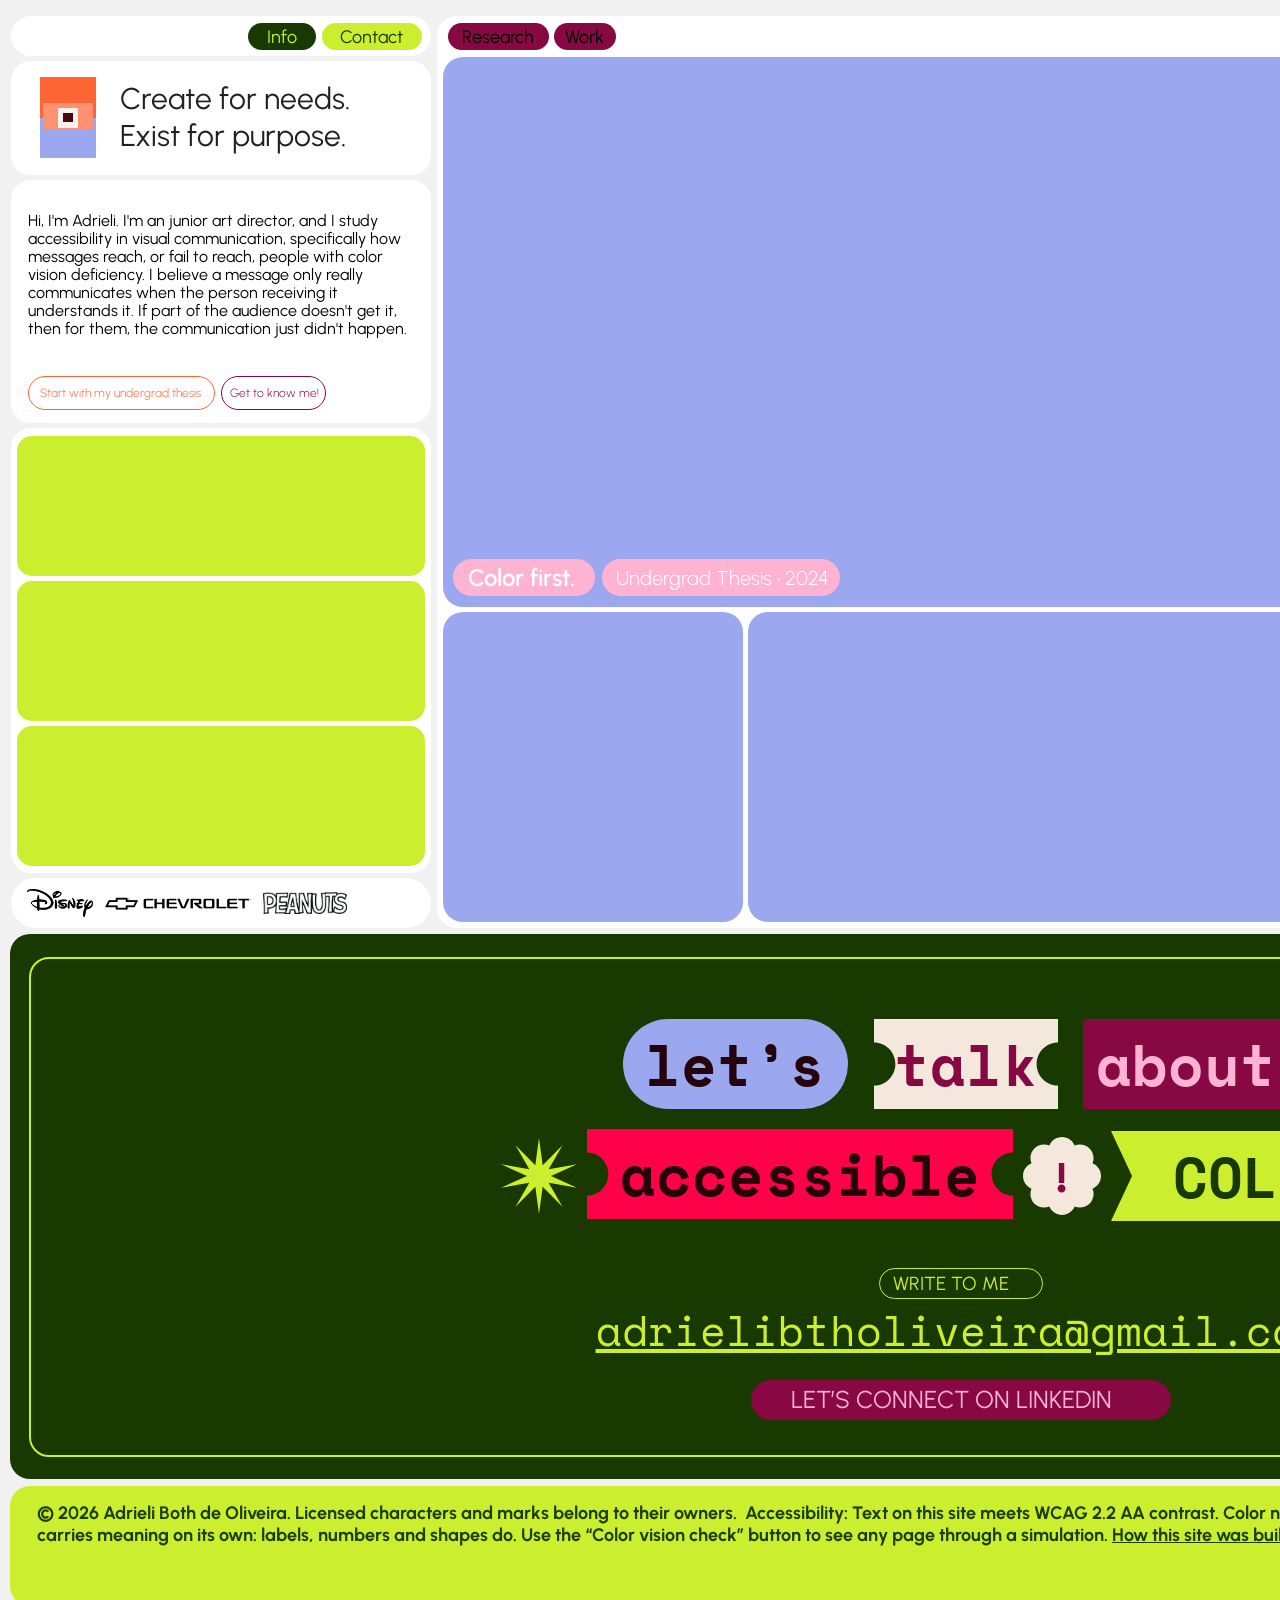
<file: index.html>
<!doctype html>
<html lang="en">
<head>
  <meta charset="utf-8">
  <meta name="viewport" content="width=device-width, initial-scale=1">
  <title>adrieli • portfolio</title>
  <meta name="description" content="Portfolio of Adrieli Both de Oliveira, art director and designer. Accessibility as method, with a focus on color vision deficiency.">
  <!-- RASCUNHO: apague a linha "robots" abaixo quando o site estiver pronto para os programas -->
  <meta name="robots" content="noindex, nofollow">
  <link rel="canonical" href="https://adrieli.com.br/">
  <meta property="og:type" content="website">
  <meta property="og:site_name" content="Adrieli Both de Oliveira">
  <meta property="og:title" content="adrieli • portfolio">
  <meta property="og:description" content="Portfolio of Adrieli Both de Oliveira, art director and designer. Accessibility as method, with a focus on color vision deficiency.">
  <meta property="og:url" content="https://adrieli.com.br/">
  <meta property="og:image" content="https://adrieli.com.br/og-image.png">
  <meta property="og:image:alt" content="color for every way of seeing. Portfolio of Adrieli Both de Oliveira.">
  <meta name="twitter:card" content="summary_large_image">
  <meta name="theme-color" content="#26030A">
  <link rel="icon" href="favicon.svg" type="image/svg+xml">
  <link rel="apple-touch-icon" href="apple-touch-icon.png">
  <link rel="stylesheet" href="prototipo.css">
</head>
<body>
  <div class="viewport" id="viewport">
    <div class="home" id="home" role="main" aria-label="Home">
<div id="work" class="a box" style="left:437px;top:16px;width:1473px;height:912px;"><div class="a pill mv" style="left:11px;top:7px;width:101px;height:27px;"><div class="t f-rg18" style="left:14px;top:3px;width:73px;height:22px">Research</div></div><div class="a pill mv" style="left:117px;top:7px;width:62px;height:27px;"><div class="t f-rg18" style="left:11px;top:3px;width:40px;height:22px">Work</div></div><div class="a card bl" style="left:6px;top:41px;width:950px;height:550px;"><div class="a pill pk" style="left:10px;top:502px;width:142px;height:37px;"><div class="t f-sb24" style="left:15.07px;top:4px;width:109px;height:29px">Color first.</div></div><div class="a pill pk" style="left:159px;top:502px;width:238px;height:37px;"><div class="t f-lt20" style="left:14px;top:7px;width:210px;height:24px">Undergrad Thesis • 2024</div></div></div><div class="a card bl" style="left:6px;top:596px;width:300px;height:310px;"></div><div class="a card bl" style="left:311px;top:596px;width:849px;height:310px;"></div><div class="a card bl" style="left:961px;top:41px;width:504px;height:550px;"></div><div class="a card bl" style="left:1165px;top:596px;width:300px;height:310px;"></div></div><div class="a box" style="left:11px;top:61px;width:420px;height:114px;"><div class="t f-ur30" style="left:109px;top:56.92px;width:228px;height:36px">Exist for purpose.</div><div class="t f-ur30" style="left:109px;top:20px;width:231px;height:36px">Create for needs.</div><div class="a " style="left:29px;top:16px;width:56px;height:81.2px;"><div class="a " style="left:0px;top:0px;width:56px;height:40.6px;background:#FF6533"></div><div class="a " style="left:0px;top:40.6px;width:56px;height:40.6px;background:#9BA8EF"></div><div class="a " style="left:3.3px;top:26.0px;width:49.4px;height:26.0px;background:#FF9173"></div><div class="a " style="left:18.2px;top:30.9px;width:19.6px;height:20.4px;background:#F9F2ED"></div><div class="a " style="left:23.3px;top:36.0px;width:9.4px;height:9.2px;background:#4C0610"></div></div></div><div class="a box" style="left:11px;top:180px;width:420px;height:243px;"><div class="t f-bio16" style="left:17px;top:14px;width:386px;height:161px">Hi, I&#39;m Adrieli. I&#39;m an junior art director, and I study accessibility in visual communication, specifically how messages reach, or fail to reach, people with color vision deficiency. I believe a message only really communicates when the person receiving it understands it. If part of the audience doesn&#39;t get it, then for them, the communication just didn&#39;t happen.</div><div class="a btn-o" style="left:17px;top:196px;width:187px;height:34px;"><div class="t f-lt12 c-or" style="left:11px;top:6px;width:161px;height:20px">Start with my undergrad thesis</div></div><div class="a btn-b" style="left:210px;top:196px;width:105px;height:34px;"><div class="t f-lt12 c-wn" style="left:8px;top:6px;width:87px;height:20px">Get to know me!</div></div></div><div class="a box r2000" style="left:11px;top:878px;width:420px;height:50px;"><img class="a" src="assets/prototipo/481c2.png" alt="Disney" style="left:16px;top:11px;width:66px;height:28px"><span class="a" style="left:92px;top:15px;width:150px;height:20.1px;overflow:hidden"><img src="assets/prototipo/73cce.png" alt="Chevrolet" style="position:absolute;left:0;top:-82px;width:150px;height:150px"></span><img class="a" src="assets/prototipo/6dced.png" alt="Peanuts" style="left:252px;top:14px;width:84px;height:22.27px"></div><div class="a box research-links" style="left:11px;top:428px;width:420px;height:445px;" aria-label="Research links"><button type="button" class="a research-link" style="left:6px;top:298px;width:408px;height:140px"><span class="research-link__label">Costa Ouro</span><span class="research-link__arrow" aria-hidden="true">↗</span></button><button type="button" class="a research-link" style="left:6px;top:153px;width:408px;height:140px"><span class="research-link__label">CNPq research</span><span class="research-link__arrow" aria-hidden="true">↗</span></button><button type="button" class="a research-link" style="left:6px;top:8px;width:408px;height:140px"><span class="research-link__label">Undergrad thesis</span><span class="research-link__arrow" aria-hidden="true">↗</span></button></div><div class="a box" style="left:11px;top:16px;width:420px;height:40px;"><div class="a pill dk" style="left:237px;top:7px;width:68px;height:27px;"><div class="t f-rg18 c-lime" style="left:19px;top:3px;width:30px;height:22px">Info</div></div><div class="a pill lm" style="left:311px;top:7px;width:100px;height:27px;"><div class="t f-rg18 c-green" style="left:18px;top:3px;width:64px;height:22px">Contact</div></div></div><div class="a lime r20" style="left:10px;top:1486px;width:1900px;height:120px;"><div class="t f-foot18" style="left:27px;top:16px;width:1292px;height:88px"><strong>© 2026 Adrieli Both de Oliveira.</strong> Licensed characters and marks belong to their owners.&nbsp; <strong>Accessibility:</strong> Text on this site meets WCAG 2.2 AA contrast. Color never carries meaning on its own: labels, numbers and shapes do. Use the “Color vision check” button to see any page through a simulation. <a href="colophon.html" target="_blank" rel="noreferrer">How this site was built →</a></div><div class="a pausa" style="left:1699px;top:24px;width:178.17px;height:35.63px;"><div class="t f-rg18 c-green center" style="left:23px;top:4px;width:129.69px;height:26.18px">Pause Motions</div></div><div class="a " style="left:1699px;top:75px;width:178px;height:22.38px;"><div class="t f-rg18 c-green" style="left:81.37px;top:0px;width:96.63px;height:22.38px">Scroll to top</div><div class="a linha" style="left:0px;top:11px;width:74.25px;height:0px;"></div></div></div><div class="a dk" style="left:10px;top:934px;width:1900px;height:545px;"><div class="a moldura" style="left:19px;top:23px;width:1860px;height:500px;"></div><div class="a pill blue" style="left:613px;top:85.45px;width:224.88px;height:89.18px;"><div class="t f-sm58 c-ink center" style="left:0px;top:0px;width:224.88px;height:89.18px">let’s</div></div><div class="a " style="left:863.5px;top:85.45px;width:184.17px;height:89.18px;"><img class="a" src="assets/prototipo/c5476.svg" alt="" style="left:0px;top:0px;width:184.17px;height:89.18px"><div class="t f-sm58 c-wine center" style="left:0px;top:0px;width:184.17px;height:89.18px">talk</div></div><div class="a about" style="left:1073.29px;top:85.45px;width:205.5px;height:89.18px;"><div class="t f-sm58 c-pink center" style="left:0px;top:0px;width:205.5px;height:89.18px">about</div></div><div class="a " style="left:491px;top:204.45px;width:75.61px;height:75.61px;"><img class="a" src="assets/prototipo/02f93.svg" alt="" style="left:0px;top:0px;width:75.61px;height:75.61px"></div><div class="a " style="left:576.61px;top:195.45px;width:426.5px;height:94.07px;"><img class="a" src="assets/prototipo/77ac3.svg" alt="" style="left:0px;top:0px;width:426.5px;height:89.18px"><div class="t f-sm58 c-ink center" style="left:0px;top:0px;width:426.5px;height:89.18px">accessible</div></div><div class="a " style="left:1013.11px;top:203.45px;width:77.54px;height:77.54px;"><img class="a" src="assets/prototipo/efb25.svg" alt="" style="left:0px;top:0px;width:77.54px;height:77.54px"><div class="t f-bang c-wine center" style="left:0px;top:0px;width:77.54px;height:77.54px">!</div></div><div class="a " style="left:1100.65px;top:197.45px;width:300.49px;height:89.18px;"><img class="a" src="assets/prototipo/02de2.svg" alt="" style="left:0px;top:0px;width:300.49px;height:89.18px"><div class="t f-sm57 c-green center" style="left:0px;top:0px;width:300.49px;height:89.18px">COLOR</div></div><div class="a pill-o" style="left:868.6px;top:334.24px;width:164.11px;height:30.71px;"><div class="t f-wr19 c-lime center" style="left:10.31px;top:3.91px;width:122.88px;height:21.06px">write to me</div></div><div class="t f-mail center" style="left:587.55px;top:365.26px;width:724px;height:63px">adrielibtholiveira@gmail.com</div><div class="a pill wn" style="left:740.58px;top:445.9px;width:420.27px;height:39.71px;"><div class="t f-lk24 c-pink center" style="left:39.44px;top:6.41px;width:322.17px;height:27.23px">Let’s connect on linkedin</div></div></div>
    </div>
  </div>
  <script>
  (function () {
    document.querySelectorAll(".research-link").forEach(function (b) {
      b.addEventListener("click", function () {
        var w = document.getElementById("work");
        if (w) w.scrollIntoView({ behavior: "smooth", block: "start" });
      });
    });
  })();
  </script>
</body>
</html>
</file>
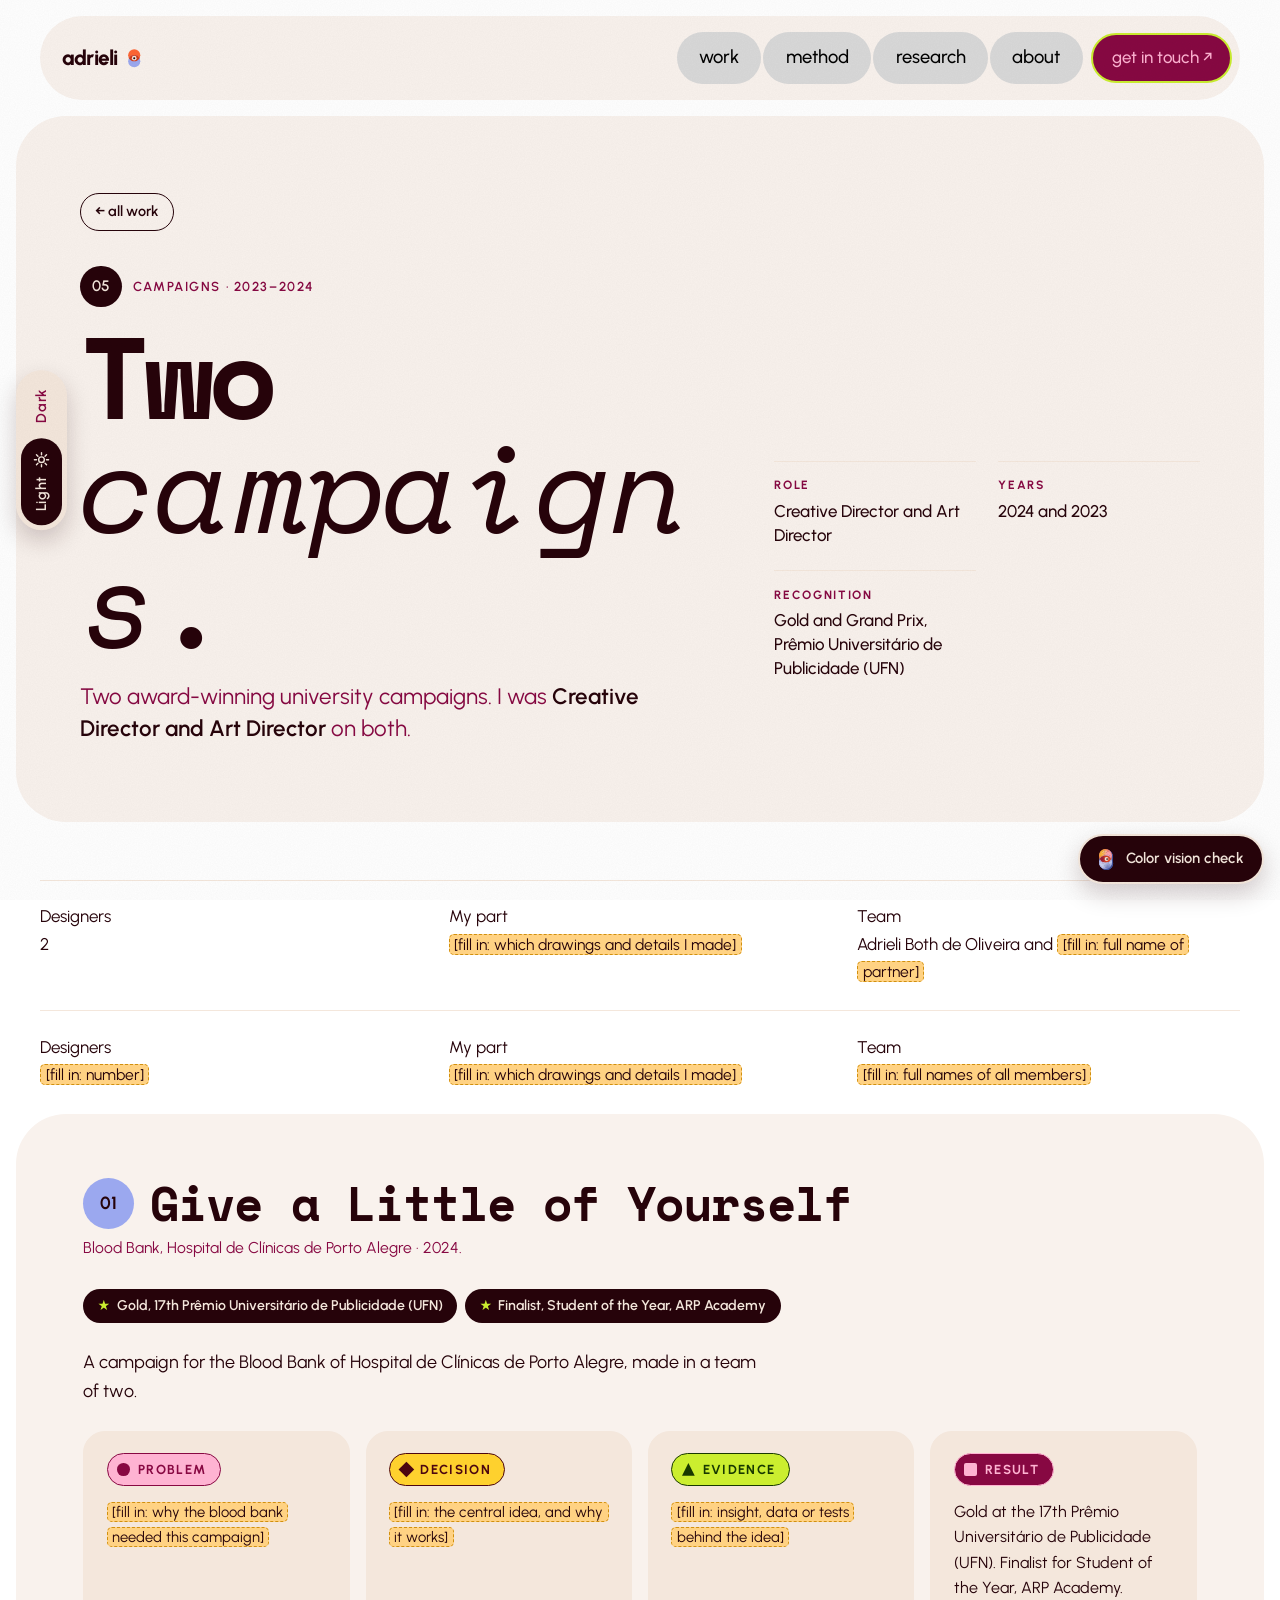
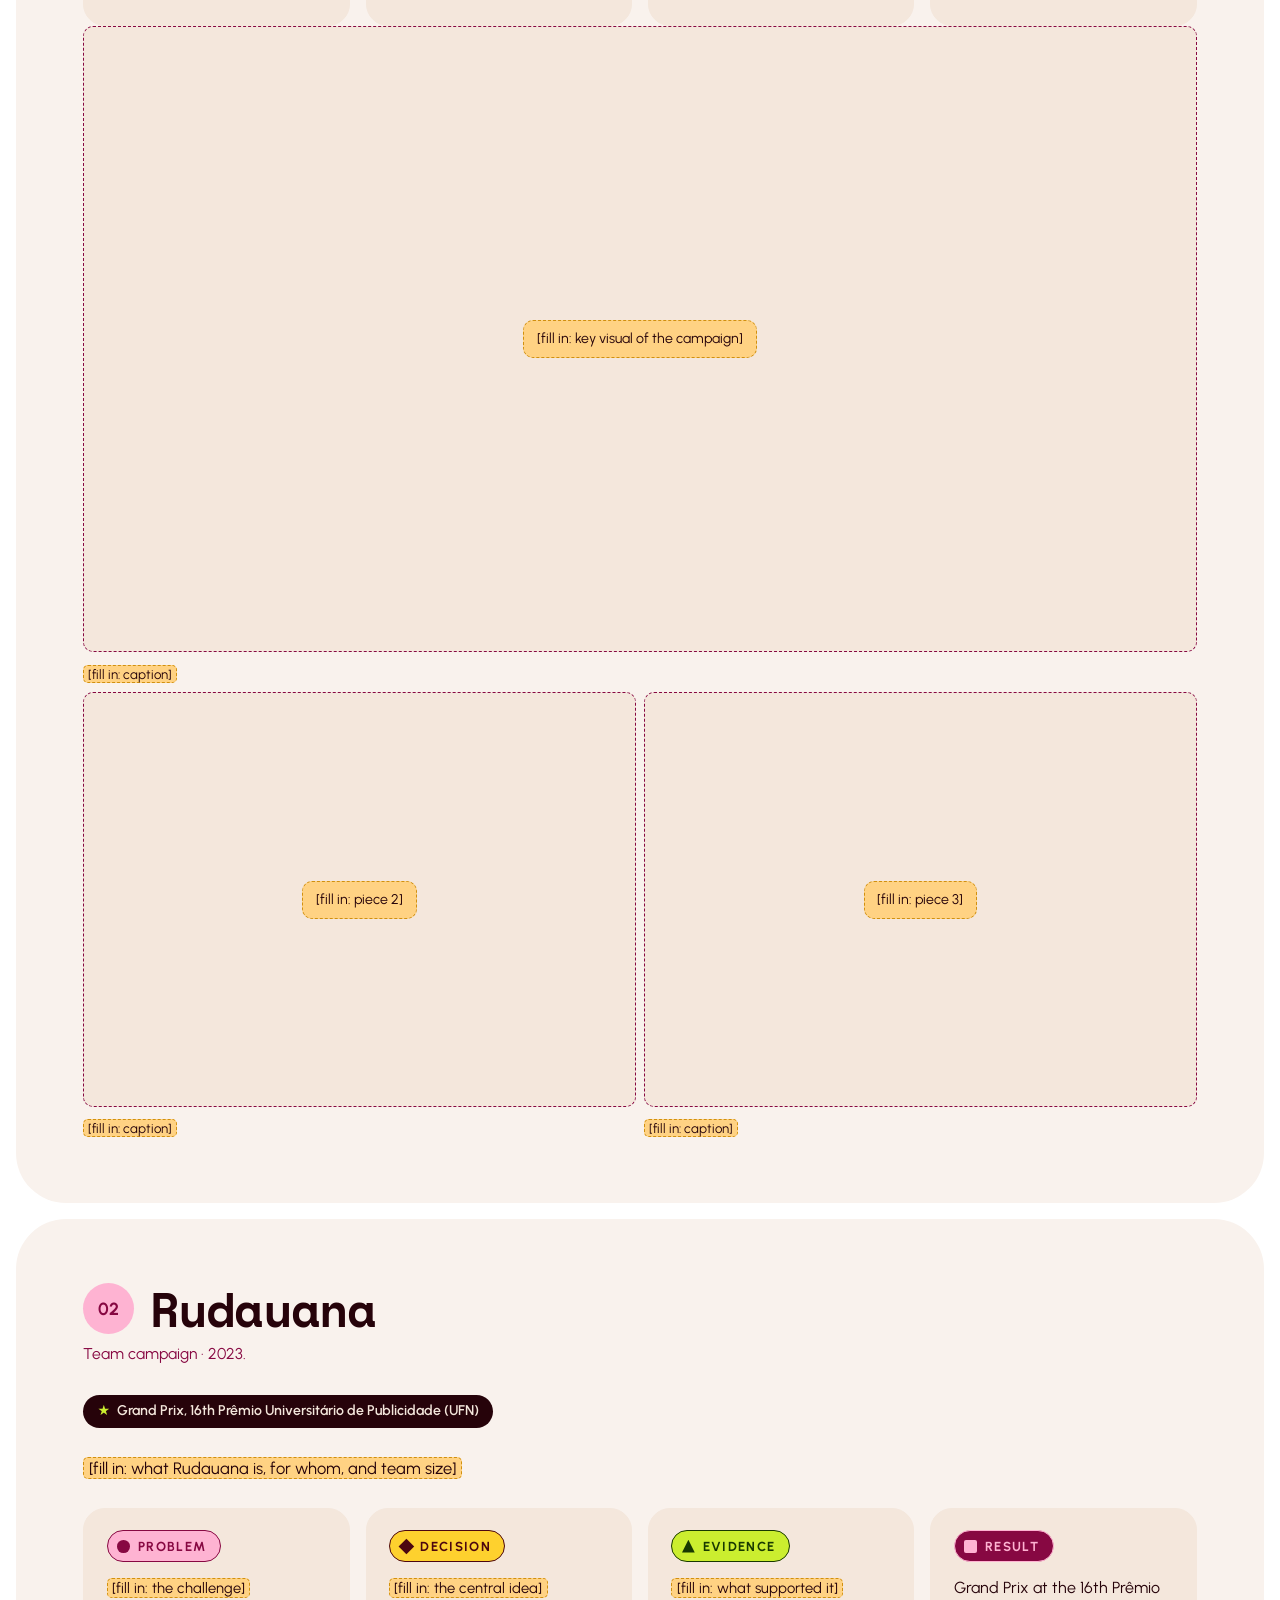
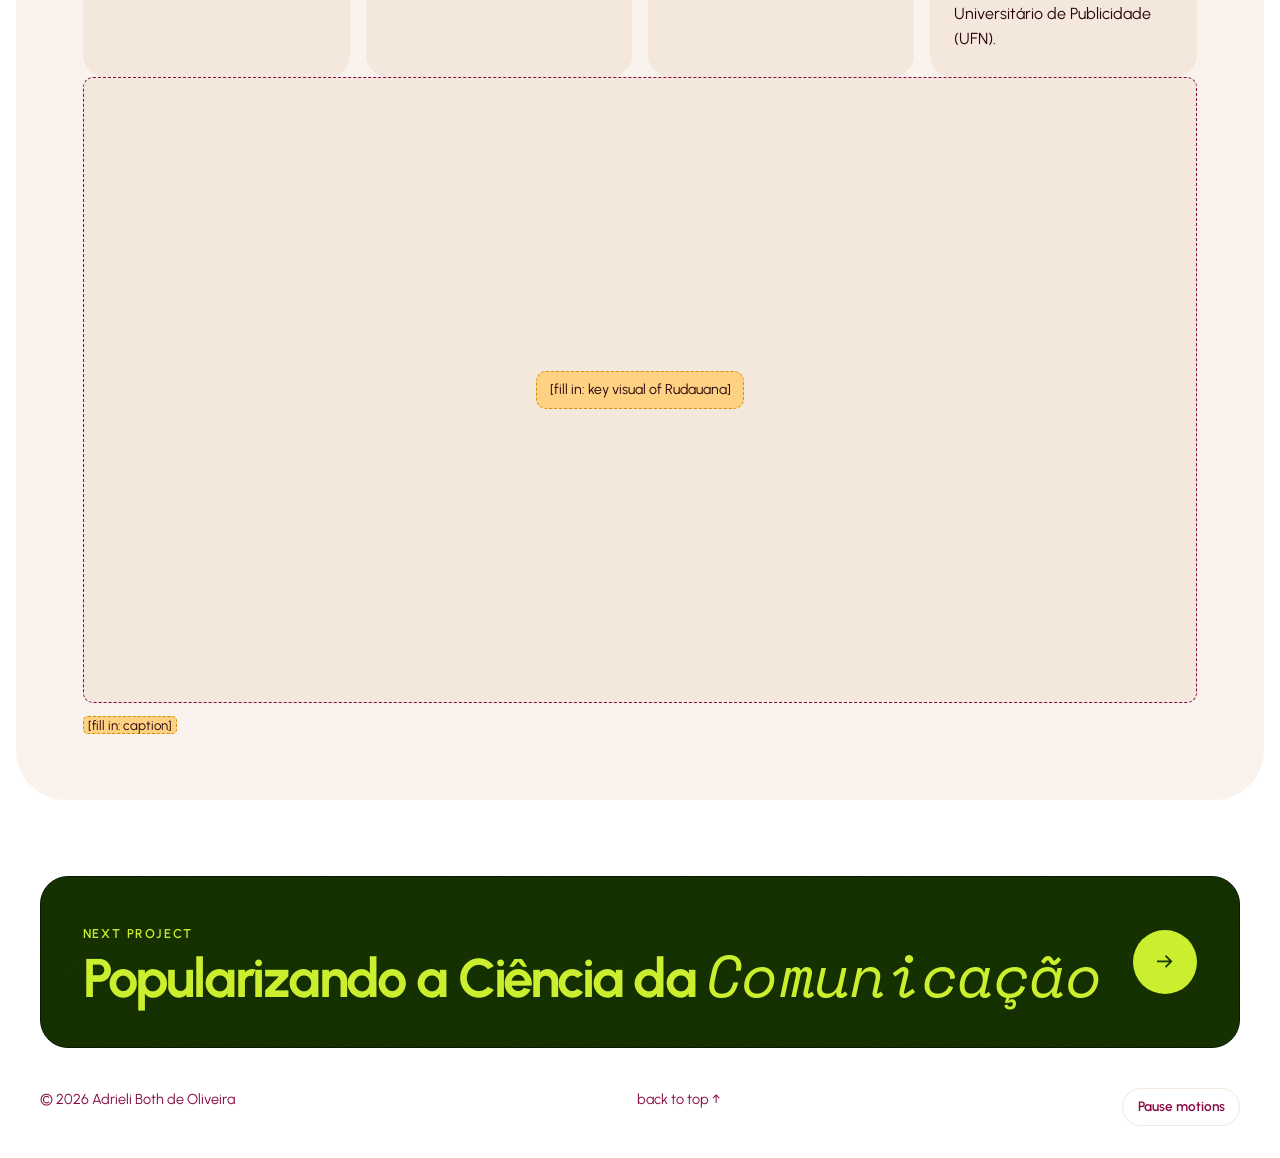
<file: campaigns.html>
<!doctype html>
<html lang="en">
<head>
  <meta charset="utf-8">
  <meta name="viewport" content="width=device-width, initial-scale=1">
  <title>Campaigns • adrieli • portfolio</title>
  <meta name="description" content="Give a Little of Yourself (Gold, 17th Prêmio Universitário) and Rudauana (Grand Prix, 16th Prêmio Universitário).">
  <!-- RASCUNHO: apague a linha "robots" abaixo quando o site estiver pronto para os programas -->
  <meta name="robots" content="noindex, nofollow">
  <link rel="canonical" href="https://adrieli.com.br/campaigns.html">
  <meta property="og:type" content="website">
  <meta property="og:site_name" content="Adrieli Both de Oliveira">
  <meta property="og:title" content="Campaigns • adrieli • portfolio">
  <meta property="og:description" content="Give a Little of Yourself (Gold, 17th Prêmio Universitário) and Rudauana (Grand Prix, 16th Prêmio Universitário).">
  <meta property="og:url" content="https://adrieli.com.br/campaigns.html">
  <meta property="og:image" content="https://adrieli.com.br/og-image.png">
  <meta property="og:image:alt" content="color for every way of seeing. Portfolio of Adrieli Both de Oliveira.">
  <meta name="twitter:card" content="summary_large_image">
  <meta name="theme-color" content="#26030A">
  <link rel="icon" href="favicon.svg" type="image/svg+xml">
  <link rel="apple-touch-icon" href="apple-touch-icon.png">
  <script>try{document.documentElement.dataset.tema=localStorage.getItem("tema")||"claro"}catch(e){document.documentElement.dataset.tema="claro"}try{if(!sessionStorage.getItem("intro")&&!matchMedia("(prefers-reduced-motion: reduce)").matches)document.documentElement.classList.add("carregando")}catch(e){}</script>
  <link rel="stylesheet" href="style.css">
</head>
<body>
  <div class="loader" id="loader" aria-hidden="true">
    <div class="loader-grade"></div>
    <p class="loader-centro"><svg class="anel-carga" viewBox="0 0 100 190" preserveAspectRatio="none" aria-hidden="true"><defs><linearGradient id="anel-cor" gradientUnits="userSpaceOnUse" x1="0" y1="0" x2="100" y2="190"><stop offset="0" stop-color="#FC4D17"/><stop offset=".2" stop-color="#EEBE55"/><stop offset=".4" stop-color="#FEB3D2"/><stop offset=".6" stop-color="#9BA8EF"/><stop offset=".8" stop-color="#CBEE2F"/><stop offset="1" stop-color="#FF6533"/></linearGradient></defs><rect x="3" y="3" width="94" height="184" rx="47" pathLength="100" fill="none" stroke="url(#anel-cor)" stroke-width="10" vector-effect="non-scaling-stroke" stroke-linecap="round"/></svg><svg viewBox="0 0 100 100" aria-hidden="true"><circle cx="50" cy="37" r="27" fill="#FF6533"/><circle cx="50" cy="63" r="27" fill="#9BA8EF"/><path d="M26.34 50A27 27 0 0 1 73.66 50A27 27 0 0 1 26.34 50Z" fill="#D33916"/><circle cx="50" cy="50" r="10.5" fill="#F4E7DC"/><g class="pupila-loader"><circle cx="50" cy="50" r="4.6" fill="#26030A"/></g></svg></p>
    <span class="loader-pular"><span class="mouse">click or press any key to skip</span><span class="toque">tap to skip</span></span>
  </div>
  <p class="loader-sr" role="status" id="loader-status"></p>
  <script>(function(){var h=document.documentElement;if(!h.classList.contains("carregando"))return;
  var g=document.querySelector("#loader .loader-grade"),c=Math.min(innerWidth,1400)<700?92:Math.min(168,Math.max(92,innerWidth*.13)),
  cols=Math.ceil(innerWidth/c)+2,rows=Math.ceil(innerHeight/c)+2,f="";
  for(var r=0;r<rows;r++)for(var k=0;k<cols;k++){var d=-((r+k)*.32).toFixed(2),sd=(Math.abs(r-rows/2)+Math.abs(k-cols/2))*.03,par=(r*3+k)%4===0;
  var V=["#FF6533","#9BA8EF","#F7BB39","#D1D7F2","#FEB3D2","#FF6533","#CBEE2F"];f+='<div class="lc" style="--d:'+d+'s;--d2:'+(-(r+k)*.6).toFixed(1)+'s;--sd:'+sd.toFixed(2)+'s;--c2:'+V[(r+2*k)%V.length]+'"><i></i>'+(par?'<i></i>':'')+'</div>';}
  g.innerHTML=f;g.style.gridTemplateColumns="repeat("+cols+","+c+"px)";g.style.gridAutoRows=c+"px";document.getElementById("loader-status").textContent="Loading portfolio";})();</script>
    <a class="pular" href="#conteudo">Skip to content</a>

  <header class="topo">
    <nav class="nav" aria-label="Main">
      <a href="index.html" class="logo" aria-label="Adrieli Both de Oliveira, home">adrieli<svg viewBox="0 0 100 100" aria-hidden="true" focusable="false"><circle cx="50" cy="37" r="27" fill="#FF6533"/><circle cx="50" cy="63" r="27" fill="#9BA8EF"/><path d="M26.34 50A27 27 0 0 1 73.66 50A27 27 0 0 1 26.34 50Z" fill="#D33916"/><circle cx="50" cy="50" r="10.5" fill="#F4E7DC"/><circle cx="50" cy="50" r="4.6" fill="#26030A"/></svg></a>
      <button class="menu-btn" aria-label="Open menu" aria-expanded="false"><span></span><span></span></button>
      <ul class="nav-links">
        <li><a href="index.html#work">work</a></li>
        <li><a href="index.html#method">method</a></li>
        <li><a href="research.html">research</a></li>
        <li><a href="index.html#about">about</a></li>
        <li><a href="index.html#contact" class="btn btn-limao btn-nav">get in touch ↗</a></li>
      </ul>
    </nav>
  </header>

  <main id="conteudo">
    <section class="case-hero" style="--acento: var(--azul); --acento2: var(--celeste);">
      <div class="hero-blobs" aria-hidden="true"><span class="blob b1"></span><span class="blob b2"></span><span class="blob b3"></span></div>
      <div class="case-miolo">
        
        <a class="voltar" href="index.html#work">← all work</a>
        <p class="case-num"><span>05</span>campaigns · 2023–2024</p>
        <h1>Two <em>campaigns</em>.</h1>
        <p class="case-lead">Two award-winning university campaigns. I was <strong>Creative Director and Art Director</strong> on both.</p>
        <dl class="case-meta">
          <div><dt>Role</dt><dd>Creative Director and Art Director</dd></div>
          <div><dt>Years</dt><dd>2024 and 2023</dd></div>
          <div><dt>Recognition</dt><dd>Gold and Grand Prix, Prêmio Universitário de Publicidade (UFN)</dd></div>
        </dl>
      </div>
    </section>
    <div class="container creditos-faixa">
      <dl class="creditos" aria-label="Authorship and team">
          <div><dt>Designers</dt><dd>2</dd></div>
          <div><dt>My part</dt><dd><span class="preencher">[fill in: which drawings and details I made]</span></dd></div>
          <div><dt>Team</dt><dd>Adrieli Both de Oliveira and <span class="preencher">[fill in: full name of partner]</span></dd></div>
        </dl>
      <dl class="creditos" aria-label="Authorship and team">
          <div><dt>Designers</dt><dd><span class="preencher">[fill in: number]</span></dd></div>
          <div><dt>My part</dt><dd><span class="preencher">[fill in: which drawings and details I made]</span></dd></div>
          <div><dt>Team</dt><dd><span class="preencher">[fill in: full names of all members]</span></dd></div>
        </dl>
    </div>

    <section class="capitulo" id="give">
      <div class="container cap-grid">
        <header class="cap-cabeca">
          <span class="cap-num bg-azul">01</span>
          <h2>Give a Little of Yourself</h2>
          <p>Blood Bank, Hospital de Clínicas de Porto Alegre · 2024.</p>
        </header>
        <div class="cap-corpo">
          <ul class="premios"><li>Gold, 17th Prêmio Universitário de Publicidade (UFN)</li><li>Finalist, Student of the Year, ARP Academy</li></ul>
          <p>A campaign for the Blood Bank of Hospital de Clínicas de Porto Alegre, made in a team of two.</p>
          <div class="pder">
            <div class="pder-item"><span class="pder-tag tag-p"><i></i>Problem</span><p><span class="preencher">[fill in: why the blood bank needed this campaign]</span></p></div>
            <div class="pder-item"><span class="pder-tag tag-d"><i></i>Decision</span><p><span class="preencher">[fill in: the central idea, and why it works]</span></p></div>
            <div class="pder-item"><span class="pder-tag tag-e"><i></i>Evidence</span><p><span class="preencher">[fill in: insight, data or tests behind the idea]</span></p></div>
            <div class="pder-item"><span class="pder-tag tag-r"><i></i>Result</span><p>Gold at the 17th Prêmio Universitário de Publicidade (UFN). Finalist for Student of the Year, ARP Academy.</p></div>
          </div>
          <figure class="slot"><div class="slot-img ar-wide"><span>[fill in: key visual of the campaign]</span></div><figcaption><span class="preencher">[fill in: caption]</span></figcaption></figure>
          <div class="grade-2"><figure class="slot"><div class="slot-img "><span>[fill in: piece 2]</span></div><figcaption><span class="preencher">[fill in: caption]</span></figcaption></figure><figure class="slot"><div class="slot-img "><span>[fill in: piece 3]</span></div><figcaption><span class="preencher">[fill in: caption]</span></figcaption></figure></div>
        </div>
      </div>
    </section>

    <section class="capitulo" id="rudauana">
      <div class="container cap-grid">
        <header class="cap-cabeca">
          <span class="cap-num bg-rosa">02</span>
          <h2>Rudauana</h2>
          <p>Team campaign · 2023.</p>
        </header>
        <div class="cap-corpo">
          <ul class="premios"><li>Grand Prix, 16th Prêmio Universitário de Publicidade (UFN)</li></ul>
          <p><span class="preencher">[fill in: what Rudauana is, for whom, and team size]</span></p>
          <div class="pder">
            <div class="pder-item"><span class="pder-tag tag-p"><i></i>Problem</span><p><span class="preencher">[fill in: the challenge]</span></p></div>
            <div class="pder-item"><span class="pder-tag tag-d"><i></i>Decision</span><p><span class="preencher">[fill in: the central idea]</span></p></div>
            <div class="pder-item"><span class="pder-tag tag-e"><i></i>Evidence</span><p><span class="preencher">[fill in: what supported it]</span></p></div>
            <div class="pder-item"><span class="pder-tag tag-r"><i></i>Result</span><p>Grand Prix at the 16th Prêmio Universitário de Publicidade (UFN).</p></div>
          </div>
          <figure class="slot"><div class="slot-img ar-wide"><span>[fill in: key visual of Rudauana]</span></div><figcaption><span class="preencher">[fill in: caption]</span></figcaption></figure>
        </div>
      </div>
    </section>

    <a class="proximo" href="ebook.html"><div><span>next project</span><br><strong>Popularizando a Ciência da <em>Comunicação</em></strong></div><i aria-hidden="true">→</i></a>
  </main>

  <footer class="rodape-simples">
    <p>© <span class="ano"></span> Adrieli Both de Oliveira</p>
    <a href="#conteudo">back to top ↑</a>
  </footer>

  <script src="script.js"></script>
</body>
</html>
</file>
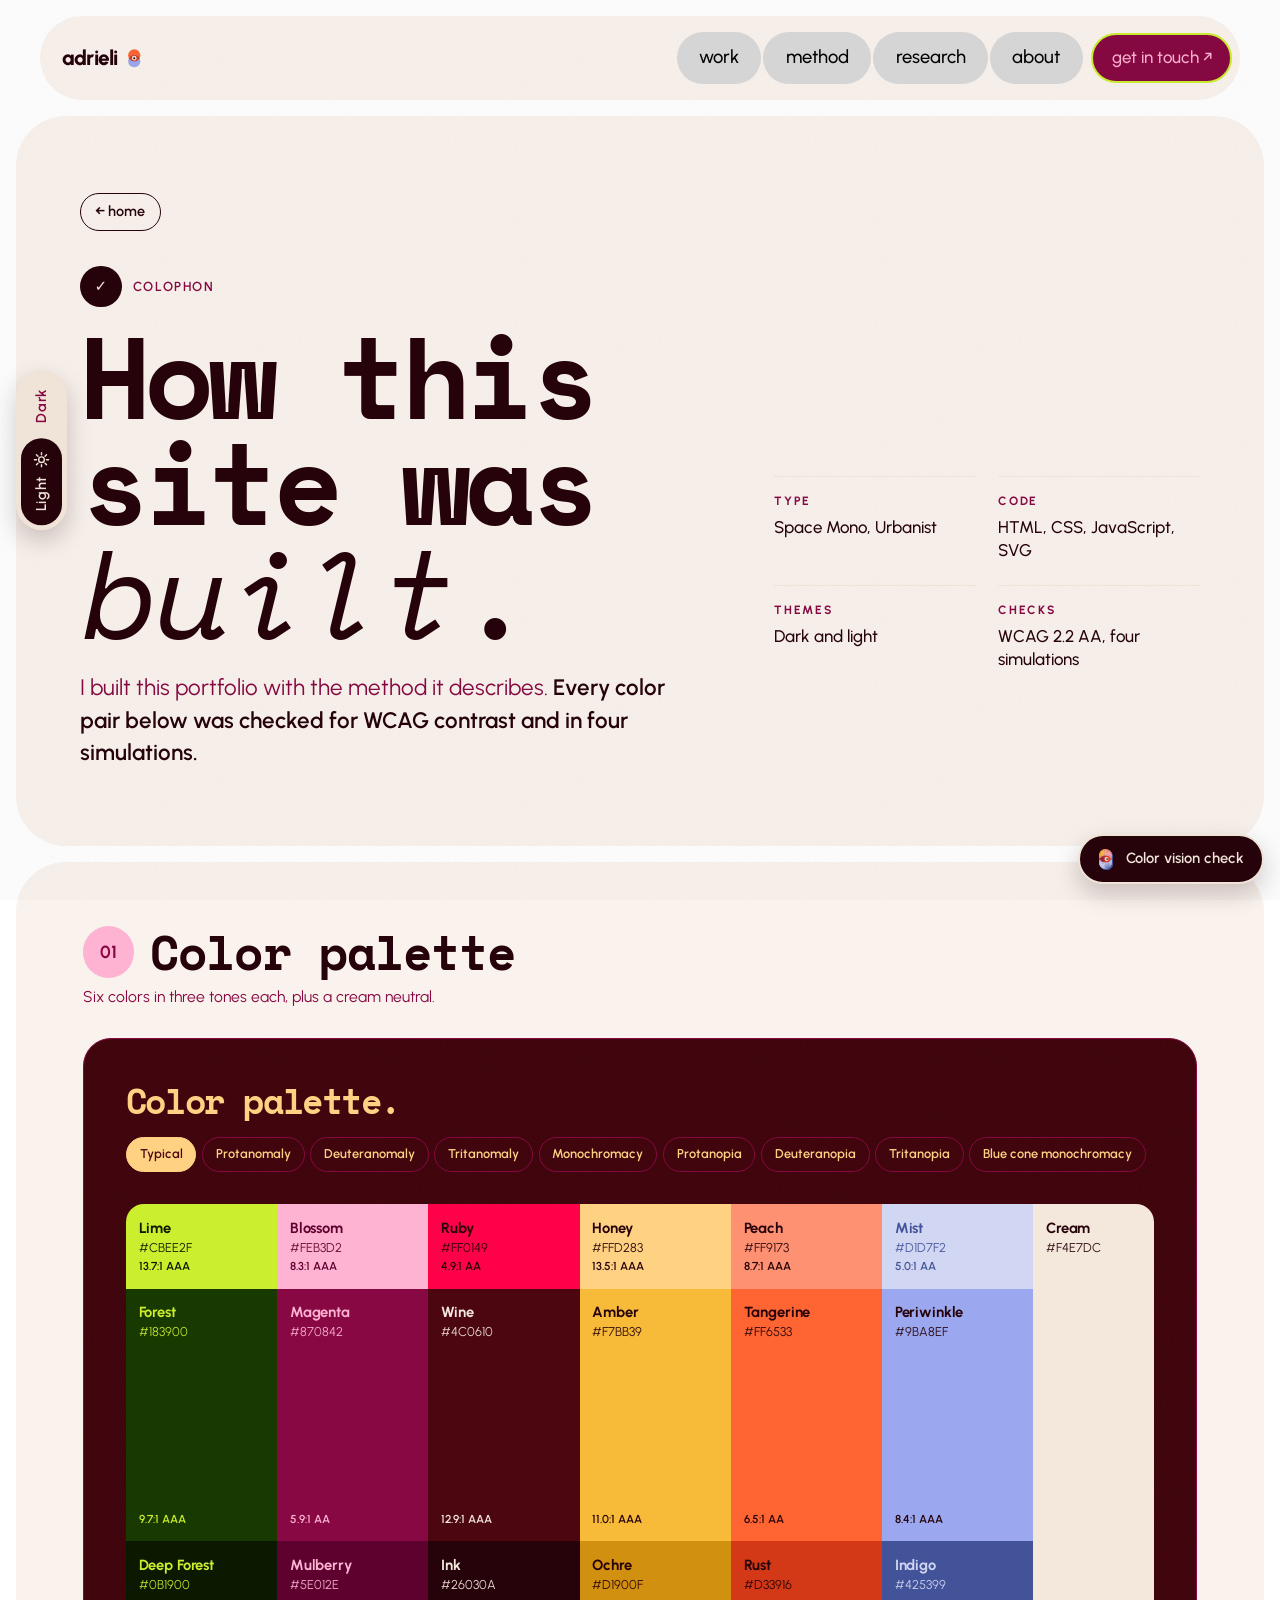
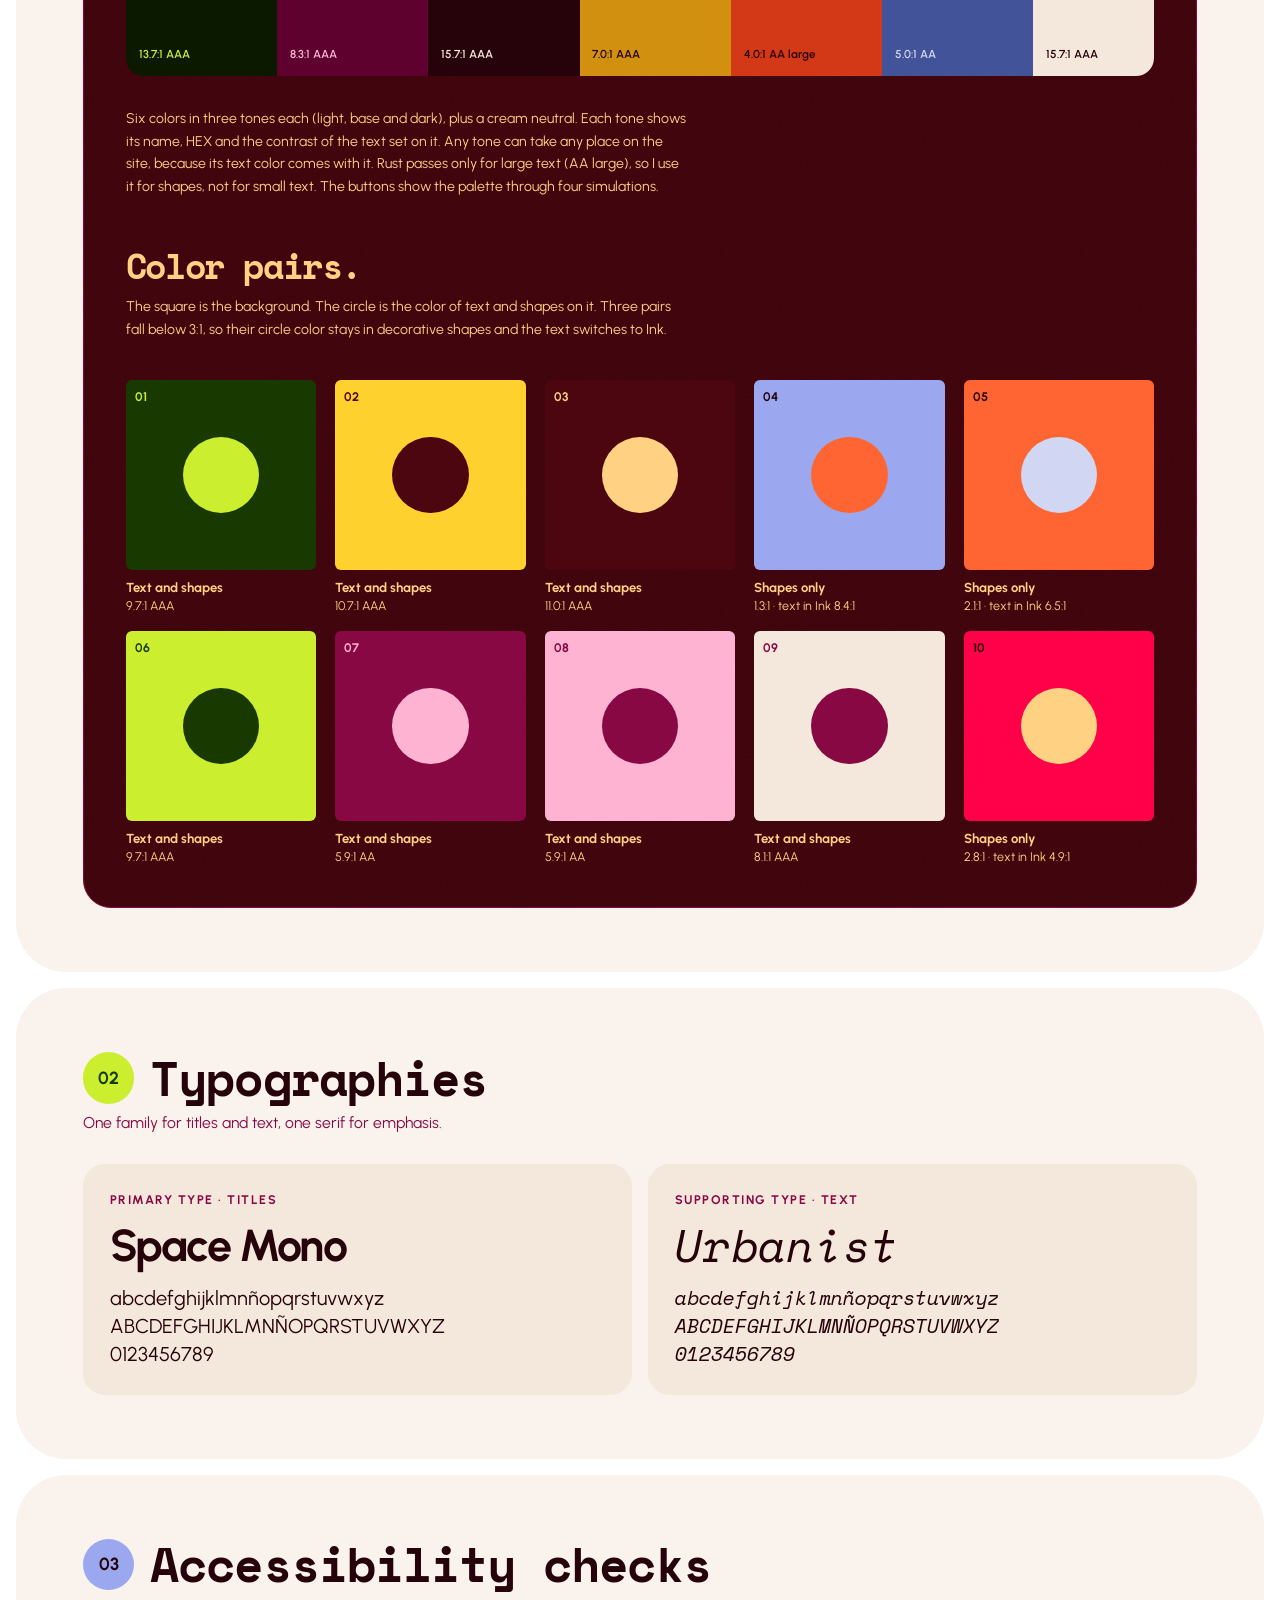
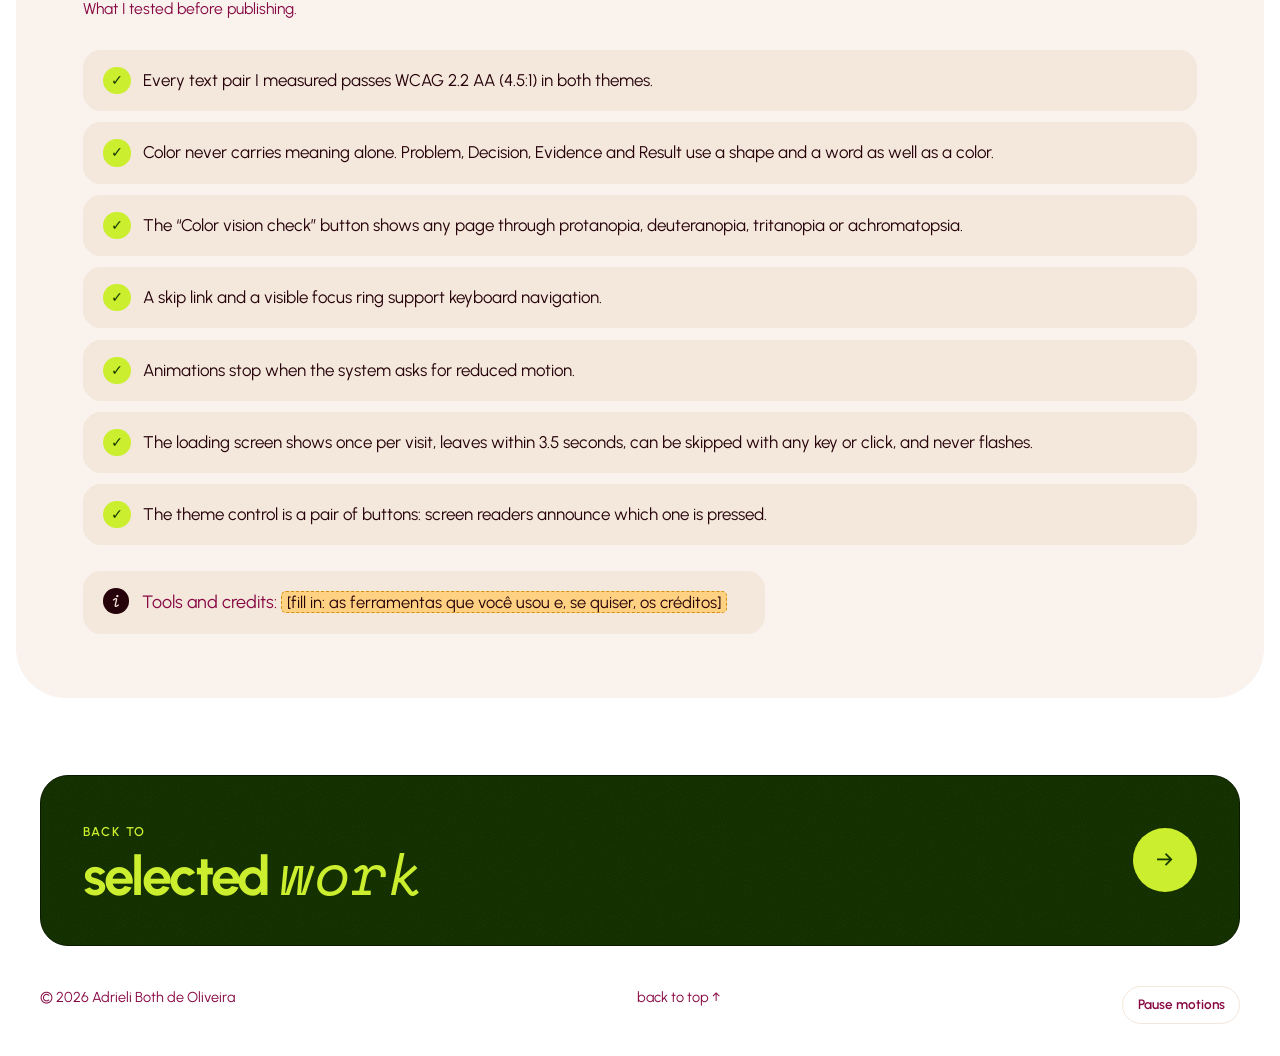
<file: colophon.html>
<!doctype html>
<html lang="en">
<head>
  <meta charset="utf-8">
  <meta name="viewport" content="width=device-width, initial-scale=1">
  <title>How this site was built • adrieli • portfolio</title>
  <meta name="description" content="The palette, type and accessibility checks behind this portfolio.">
  <!-- RASCUNHO: apague a linha "robots" abaixo quando o site estiver pronto para os programas -->
  <meta name="robots" content="noindex, nofollow">
  <link rel="canonical" href="https://adrieli.com.br/colophon.html">
  <meta property="og:type" content="website">
  <meta property="og:site_name" content="Adrieli Both de Oliveira">
  <meta property="og:title" content="How this site was built • adrieli • portfolio">
  <meta property="og:description" content="The palette, type and accessibility checks behind this portfolio.">
  <meta property="og:url" content="https://adrieli.com.br/colophon.html">
  <meta property="og:image" content="https://adrieli.com.br/og-image.png">
  <meta property="og:image:alt" content="color for every way of seeing. Portfolio of Adrieli Both de Oliveira.">
  <meta name="twitter:card" content="summary_large_image">
  <meta name="theme-color" content="#26030A">
  <link rel="icon" href="favicon.svg" type="image/svg+xml">
  <link rel="apple-touch-icon" href="apple-touch-icon.png">
  <script>try{document.documentElement.dataset.tema=localStorage.getItem("tema")||"claro"}catch(e){document.documentElement.dataset.tema="claro"}try{if(!sessionStorage.getItem("intro")&&!matchMedia("(prefers-reduced-motion: reduce)").matches)document.documentElement.classList.add("carregando")}catch(e){}</script>
  <link rel="stylesheet" href="style.css">
</head>
<body>
  <div class="loader" id="loader" aria-hidden="true">
    <div class="loader-grade"></div>
    <p class="loader-centro"><svg class="anel-carga" viewBox="0 0 100 190" preserveAspectRatio="none" aria-hidden="true"><defs><linearGradient id="anel-cor" gradientUnits="userSpaceOnUse" x1="0" y1="0" x2="100" y2="190"><stop offset="0" stop-color="#FC4D17"/><stop offset=".2" stop-color="#EEBE55"/><stop offset=".4" stop-color="#FEB3D2"/><stop offset=".6" stop-color="#9BA8EF"/><stop offset=".8" stop-color="#CBEE2F"/><stop offset="1" stop-color="#FF6533"/></linearGradient></defs><rect x="3" y="3" width="94" height="184" rx="47" pathLength="100" fill="none" stroke="url(#anel-cor)" stroke-width="10" vector-effect="non-scaling-stroke" stroke-linecap="round"/></svg><svg viewBox="0 0 100 100" aria-hidden="true"><circle cx="50" cy="37" r="27" fill="#FF6533"/><circle cx="50" cy="63" r="27" fill="#9BA8EF"/><path d="M26.34 50A27 27 0 0 1 73.66 50A27 27 0 0 1 26.34 50Z" fill="#D33916"/><circle cx="50" cy="50" r="10.5" fill="#F4E7DC"/><g class="pupila-loader"><circle cx="50" cy="50" r="4.6" fill="#26030A"/></g></svg></p>
    <span class="loader-pular"><span class="mouse">click or press any key to skip</span><span class="toque">tap to skip</span></span>
  </div>
  <p class="loader-sr" role="status" id="loader-status"></p>
  <script>(function(){var h=document.documentElement;if(!h.classList.contains("carregando"))return;
  var g=document.querySelector("#loader .loader-grade"),c=Math.min(innerWidth,1400)<700?92:Math.min(168,Math.max(92,innerWidth*.13)),
  cols=Math.ceil(innerWidth/c)+2,rows=Math.ceil(innerHeight/c)+2,f="";
  for(var r=0;r<rows;r++)for(var k=0;k<cols;k++){var d=-((r+k)*.32).toFixed(2),sd=(Math.abs(r-rows/2)+Math.abs(k-cols/2))*.03,par=(r*3+k)%4===0;
  var V=["#FF6533","#9BA8EF","#F7BB39","#D1D7F2","#FEB3D2","#FF6533","#CBEE2F"];f+='<div class="lc" style="--d:'+d+'s;--d2:'+(-(r+k)*.6).toFixed(1)+'s;--sd:'+sd.toFixed(2)+'s;--c2:'+V[(r+2*k)%V.length]+'"><i></i>'+(par?'<i></i>':'')+'</div>';}
  g.innerHTML=f;g.style.gridTemplateColumns="repeat("+cols+","+c+"px)";g.style.gridAutoRows=c+"px";document.getElementById("loader-status").textContent="Loading portfolio";})();</script>
    <a class="pular" href="#conteudo">Skip to content</a>

  <header class="topo">
    <nav class="nav" aria-label="Main">
      <a href="index.html" class="logo" aria-label="Adrieli Both de Oliveira, home">adrieli<svg viewBox="0 0 100 100" aria-hidden="true" focusable="false"><circle cx="50" cy="37" r="27" fill="#FF6533"/><circle cx="50" cy="63" r="27" fill="#9BA8EF"/><path d="M26.34 50A27 27 0 0 1 73.66 50A27 27 0 0 1 26.34 50Z" fill="#D33916"/><circle cx="50" cy="50" r="10.5" fill="#F4E7DC"/><circle cx="50" cy="50" r="4.6" fill="#26030A"/></svg></a>
      <button class="menu-btn" aria-label="Open menu" aria-expanded="false"><span></span><span></span></button>
      <ul class="nav-links">
        <li><a href="index.html#work">work</a></li>
        <li><a href="index.html#method">method</a></li>
        <li><a href="research.html">research</a></li>
        <li><a href="index.html#about">about</a></li>
        <li><a href="index.html#contact" class="btn btn-limao btn-nav">get in touch ↗</a></li>
      </ul>
    </nav>
  </header>

  <main id="conteudo">
    <section class="case-hero" style="--acento: var(--limao); --acento2: var(--celeste);">
      <div class="hero-blobs" aria-hidden="true"><span class="blob b1"></span><span class="blob b2"></span><span class="blob b3"></span></div>
      <div class="case-miolo">
        
        <a class="voltar" href="index.html">← home</a>
        <p class="case-num"><span>✓</span>colophon</p>
        <h1>How this site was <em>built</em>.</h1>
        <p class="case-lead">I built this portfolio with the method it describes. <strong>Every color pair below was checked for WCAG contrast and in four simulations.</strong></p>
        <dl class="case-meta">
          <div><dt>Type</dt><dd>Space Mono, Urbanist</dd></div>
          <div><dt>Code</dt><dd>HTML, CSS, JavaScript, SVG</dd></div>
          <div><dt>Themes</dt><dd>Dark and light</dd></div>
          <div><dt>Checks</dt><dd>WCAG 2.2 AA, four simulations</dd></div>
        </dl>
      </div>
    </section>

    <section class="capitulo">
      <div class="container cap-grid">
        <header class="cap-cabeca">
          <span class="cap-num bg-rosa">01</span>
          <h2>Color palette</h2>
          <p>Six colors in three tones each, plus a cream neutral.</p>
        </header>
        <div class="cap-corpo">
          <figure class="paleta-pilulas">
            <div class="pp-topo"><h3>Color palette.</h3><div class="pp-sims" role="group" aria-label="See the palette through a simulation"></div></div>
            <div class="fam-grade">
              <div class="fam-col" role="group" aria-label="Forest family"><div style="background:#CBEE2F;color:#0B1900"><b>Lime</b><span>#CBEE2F</span><small>13.7:1 AAA</small></div><div style="background:#183900;color:#CBEE2F"><b>Forest</b><span>#183900</span><small>9.7:1 AAA</small></div><div style="background:#0B1900;color:#CBEE2F"><b>Deep Forest</b><span>#0B1900</span><small>13.7:1 AAA</small></div></div>
              <div class="fam-col" role="group" aria-label="Magenta family"><div style="background:#FEB3D2;color:#5E012E"><b>Blossom</b><span>#FEB3D2</span><small>8.3:1 AAA</small></div><div style="background:#870842;color:#FEB3D2"><b>Magenta</b><span>#870842</span><small>5.9:1 AA</small></div><div style="background:#5E012E;color:#FEB3D2"><b>Mulberry</b><span>#5E012E</span><small>8.3:1 AAA</small></div></div>
              <div class="fam-col" role="group" aria-label="Wine family"><div style="background:#FF0149;color:#26030A"><b>Ruby</b><span>#FF0149</span><small>4.9:1 AA</small></div><div style="background:#4C0610;color:#F4E7DC"><b>Wine</b><span>#4C0610</span><small>12.9:1 AAA</small></div><div style="background:#26030A;color:#F4E7DC"><b>Ink</b><span>#26030A</span><small>15.7:1 AAA</small></div></div>
              <div class="fam-col" role="group" aria-label="Amber family"><div style="background:#FFD283;color:#26030A"><b>Honey</b><span>#FFD283</span><small>13.5:1 AAA</small></div><div style="background:#F7BB39;color:#26030A"><b>Amber</b><span>#F7BB39</span><small>11.0:1 AAA</small></div><div style="background:#D1900F;color:#26030A"><b>Ochre</b><span>#D1900F</span><small>7.0:1 AAA</small></div></div>
              <div class="fam-col" role="group" aria-label="Tangerine family"><div style="background:#FF9173;color:#26030A"><b>Peach</b><span>#FF9173</span><small>8.7:1 AAA</small></div><div style="background:#FF6533;color:#26030A"><b>Tangerine</b><span>#FF6533</span><small>6.5:1 AA</small></div><div style="background:#D33916;color:#26030A"><b>Rust</b><span>#D33916</span><small>4.0:1 AA large</small></div></div>
              <div class="fam-col" role="group" aria-label="Periwinkle family"><div style="background:#D1D7F2;color:#425399"><b>Mist</b><span>#D1D7F2</span><small>5.0:1 AA</small></div><div style="background:#9BA8EF;color:#26030A"><b>Periwinkle</b><span>#9BA8EF</span><small>8.4:1 AAA</small></div><div style="background:#425399;color:#D1D7F2"><b>Indigo</b><span>#425399</span><small>5.0:1 AA</small></div></div>
              <div class="fam-col unica" role="group" aria-label="Cream neutral"><div style="background:#F4E7DC;color:#26030A"><b>Cream</b><span>#F4E7DC</span><small>15.7:1 AAA</small></div></div>
            </div>
            <figcaption class="pp-legenda">Six colors in three tones each (light, base and dark), plus a cream neutral. Each tone shows its name, HEX and the contrast of the text set on it. Any tone can take any place on the site, because its text color comes with it. Rust passes only for large text (AA large), so I use it for shapes, not for small text. The buttons show the palette through four simulations.</figcaption>
            <h3 style="margin-top:3rem;font-size:clamp(1.6rem,3vw,2.2rem);letter-spacing:-.04em">Color pairs.</h3>
            <p class="pp-legenda" style="margin-top:.6rem">The square is the background. The circle is the color of text and shapes on it. Three pairs fall below 3:1, so their circle color stays in decorative shapes and the text switches to Ink.</p>
            <div class="pares"><figure class="par"><div class="par-q" style="background:#183900"><b style="color:#CBEE2F">01</b><i style="background:#CBEE2F"></i></div><figcaption><strong>Text and shapes</strong>9.7:1 AAA</figcaption></figure><figure class="par"><div class="par-q" style="background:#FED12E"><b style="color:#4C0610">02</b><i style="background:#4C0610"></i></div><figcaption><strong>Text and shapes</strong>10.7:1 AAA</figcaption></figure><figure class="par"><div class="par-q" style="background:#4C0610"><b style="color:#FFD283">03</b><i style="background:#FFD283"></i></div><figcaption><strong>Text and shapes</strong>11.0:1 AAA</figcaption></figure><figure class="par"><div class="par-q" style="background:#9BA8EF"><b style="color:#26030A">04</b><i style="background:#FF6533"></i></div><figcaption><strong>Shapes only</strong>1.3:1 · text in Ink 8.4:1</figcaption></figure><figure class="par"><div class="par-q" style="background:#FF6533"><b style="color:#26030A">05</b><i style="background:#D1D7F2"></i></div><figcaption><strong>Shapes only</strong>2.1:1 · text in Ink 6.5:1</figcaption></figure><figure class="par"><div class="par-q" style="background:#CBEE2F"><b style="color:#183900">06</b><i style="background:#183900"></i></div><figcaption><strong>Text and shapes</strong>9.7:1 AAA</figcaption></figure><figure class="par"><div class="par-q" style="background:#870842"><b style="color:#FEB3D2">07</b><i style="background:#FEB3D2"></i></div><figcaption><strong>Text and shapes</strong>5.9:1 AA</figcaption></figure><figure class="par"><div class="par-q" style="background:#FEB3D2"><b style="color:#870842">08</b><i style="background:#870842"></i></div><figcaption><strong>Text and shapes</strong>5.9:1 AA</figcaption></figure><figure class="par"><div class="par-q" style="background:#F4E7DC"><b style="color:#870842">09</b><i style="background:#870842"></i></div><figcaption><strong>Text and shapes</strong>8.1:1 AAA</figcaption></figure><figure class="par"><div class="par-q" style="background:#FF0149"><b style="color:#26030A">10</b><i style="background:#FFD283"></i></div><figcaption><strong>Shapes only</strong>2.8:1 · text in Ink 4.9:1</figcaption></figure></div>
          </figure>
        </div>
      </div>
    </section>

    <section class="capitulo">
      <div class="container cap-grid">
        <header class="cap-cabeca">
          <span class="cap-num bg-limao">02</span>
          <h2>Typographies</h2>
          <p>One family for titles and text, one serif for emphasis.</p>
        </header>
        <div class="cap-corpo">
          <div class="especime">
            <div><small>Primary type · titles</small><p class="nome-fonte">Space Mono</p><p class="alfabeto">abcdefghijklmnñopqrstuvwxyz<br>ABCDEFGHIJKLMNÑOPQRSTUVWXYZ<br>0123456789</p></div>
            <div class="serif"><small>Supporting type · text</small><p class="nome-fonte">Urbanist</p><p class="alfabeto">abcdefghijklmnñopqrstuvwxyz<br>ABCDEFGHIJKLMNÑOPQRSTUVWXYZ<br>0123456789</p></div>
          </div>
        </div>
      </div>
    </section>

    <section class="capitulo">
      <div class="container cap-grid">
        <header class="cap-cabeca">
          <span class="cap-num bg-azul">03</span>
          <h2>Accessibility checks</h2>
          <p>What I tested before publishing.</p>
        </header>
        <div class="cap-corpo">
          <ul class="checagens">
            <li>Every text pair I measured passes WCAG 2.2 AA (4.5:1) in both themes.</li>
            <li>Color never carries meaning alone. Problem, Decision, Evidence and Result use a shape and a word as well as a color.</li>
            <li>The “Color vision check” button shows any page through protanopia, deuteranopia, tritanopia or achromatopsia.</li>
            <li>A skip link and a visible focus ring support keyboard navigation.</li>
            <li>Animations stop when the system asks for reduced motion.</li>
            <li>The loading screen shows once per visit, leaves within 3.5 seconds, can be skipped with any key or click, and never flashes.</li>
            <li>The theme control is a pair of buttons: screen readers announce which one is pressed.</li>
          </ul>
          <p class="nota"><span>Tools and credits: <span class="preencher">[fill in: as ferramentas que você usou e, se quiser, os créditos]</span></span></p>
        </div>
      </div>
    </section>

    <a class="proximo" href="index.html#work"><div><span>back to</span><br><strong>selected <em>work</em></strong></div><i aria-hidden="true">→</i></a>
  </main>

  <footer class="rodape-simples">
    <p>© <span class="ano"></span> Adrieli Both de Oliveira</p>
    <a href="#conteudo">back to top ↑</a>
  </footer>

  <script src="script.js"></script>
</body>
</html>
</file>
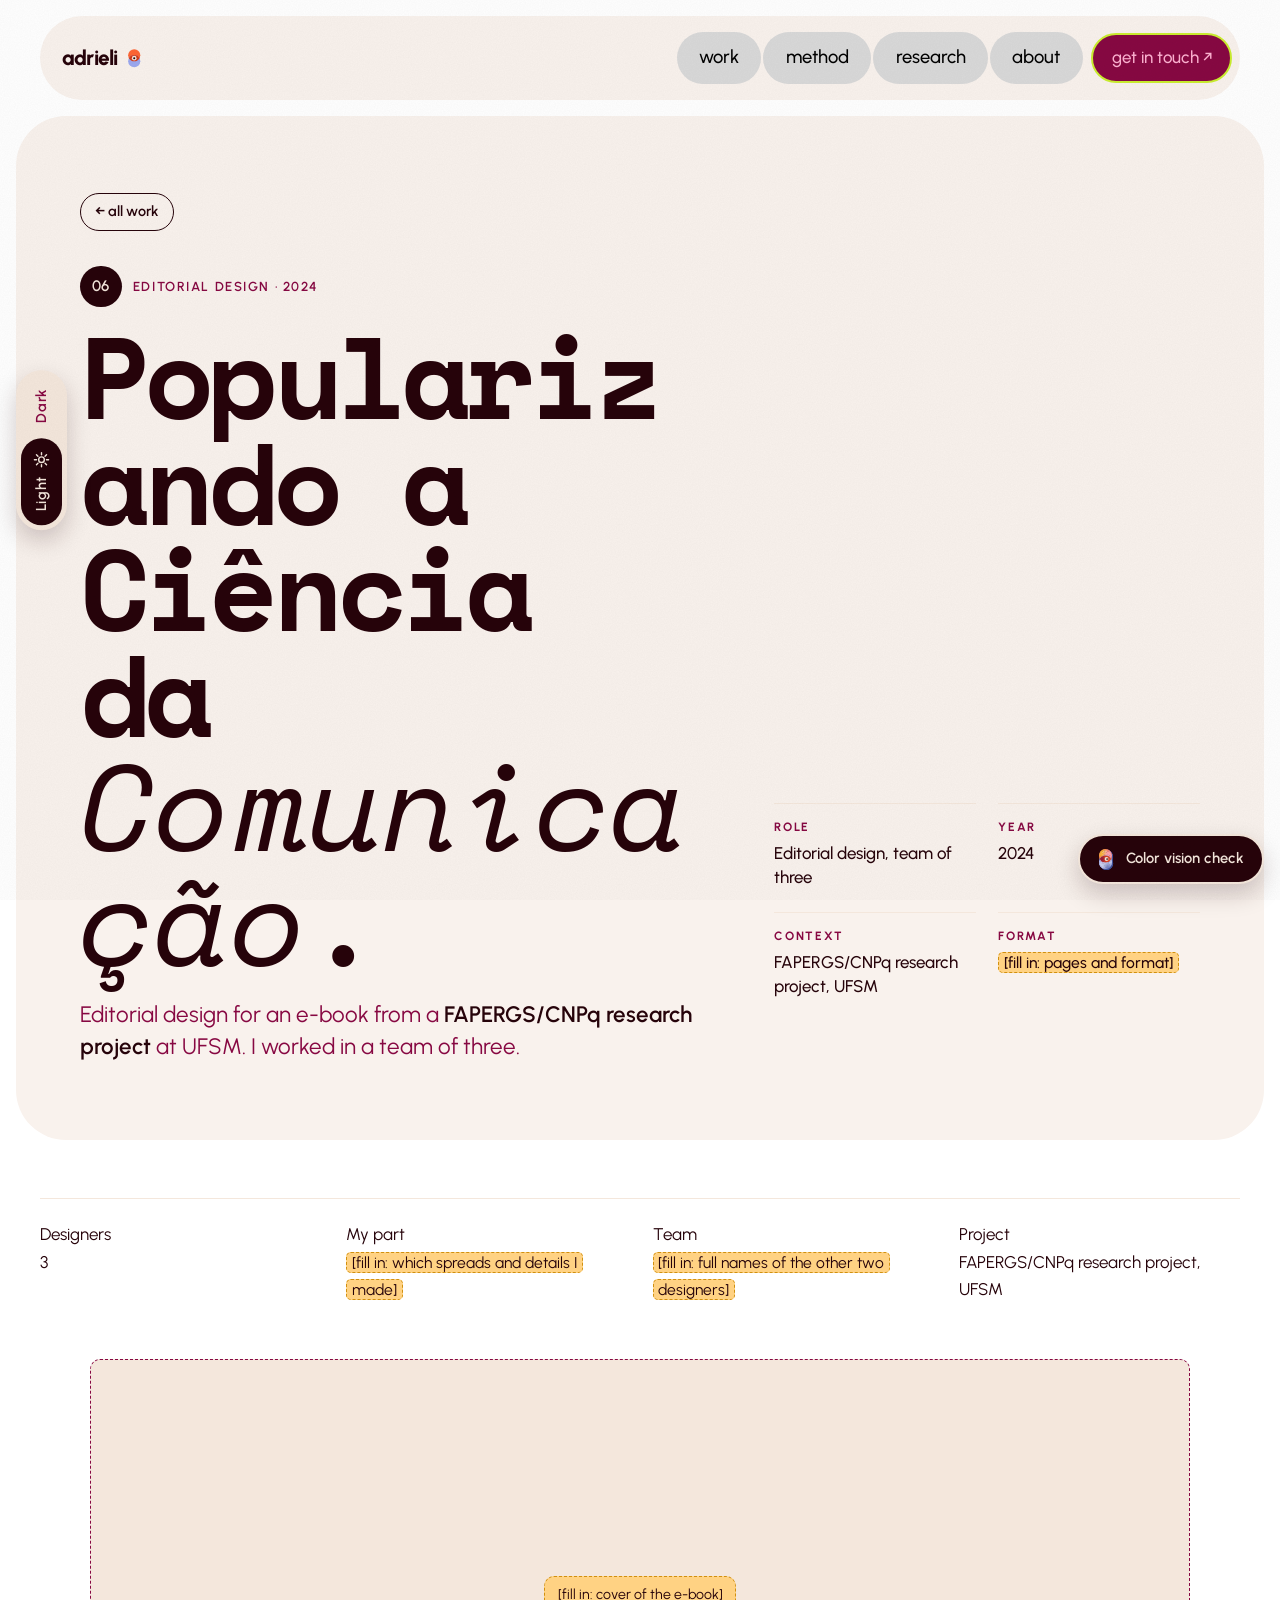
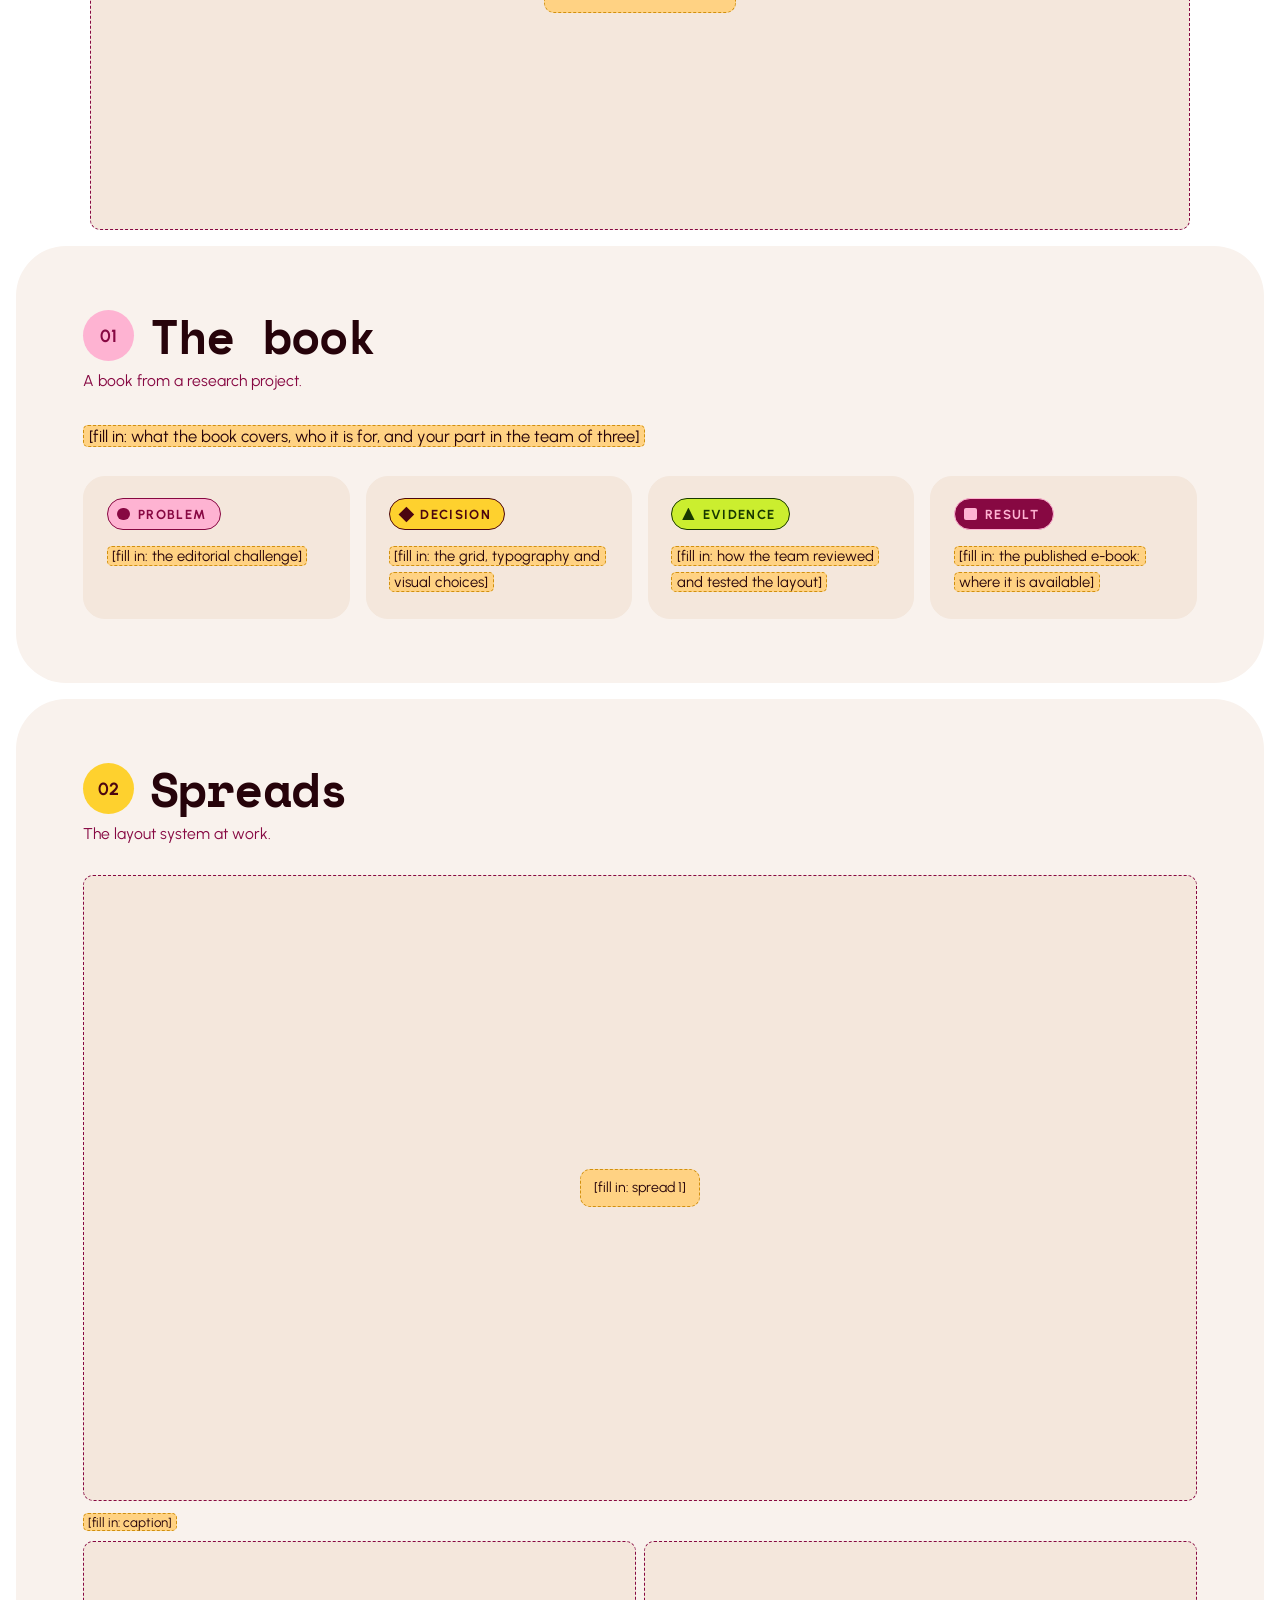
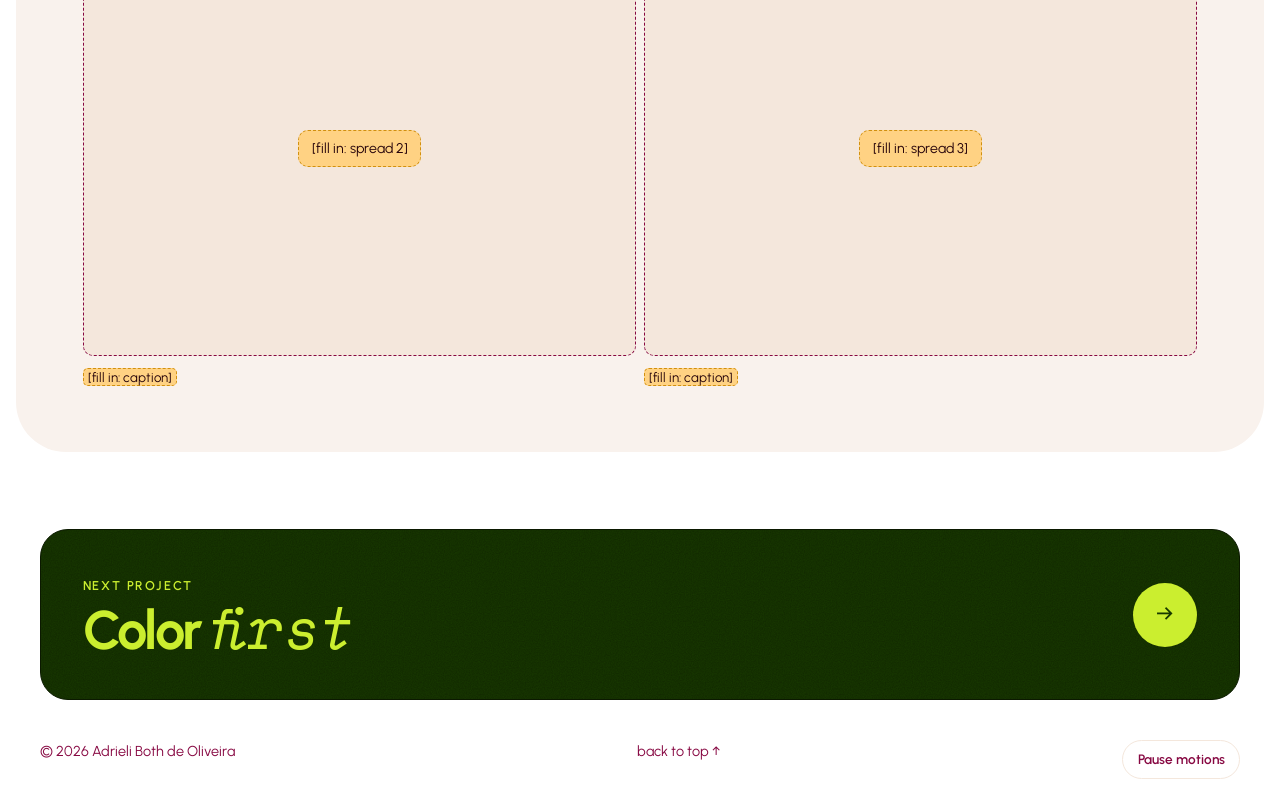
<file: ebook.html>
<!doctype html>
<html lang="en">
<head>
  <meta charset="utf-8">
  <meta name="viewport" content="width=device-width, initial-scale=1">
  <title>Popularizando a Ciência da Comunicação • adrieli • portfolio</title>
  <meta name="description" content="Editorial design for the e-book Popularizando a Ciência da Comunicação, from a FAPERGS/CNPq research project at UFSM.">
  <!-- RASCUNHO: apague a linha "robots" abaixo quando o site estiver pronto para os programas -->
  <meta name="robots" content="noindex, nofollow">
  <link rel="canonical" href="https://adrieli.com.br/ebook.html">
  <meta property="og:type" content="website">
  <meta property="og:site_name" content="Adrieli Both de Oliveira">
  <meta property="og:title" content="Popularizando a Ciência da Comunicação • adrieli • portfolio">
  <meta property="og:description" content="Editorial design for the e-book Popularizando a Ciência da Comunicação, from a FAPERGS/CNPq research project at UFSM.">
  <meta property="og:url" content="https://adrieli.com.br/ebook.html">
  <meta property="og:image" content="https://adrieli.com.br/og-image.png">
  <meta property="og:image:alt" content="color for every way of seeing. Portfolio of Adrieli Both de Oliveira.">
  <meta name="twitter:card" content="summary_large_image">
  <meta name="theme-color" content="#26030A">
  <link rel="icon" href="favicon.svg" type="image/svg+xml">
  <link rel="apple-touch-icon" href="apple-touch-icon.png">
  <script>try{document.documentElement.dataset.tema=localStorage.getItem("tema")||"claro"}catch(e){document.documentElement.dataset.tema="claro"}try{if(!sessionStorage.getItem("intro")&&!matchMedia("(prefers-reduced-motion: reduce)").matches)document.documentElement.classList.add("carregando")}catch(e){}</script>
  <link rel="stylesheet" href="style.css">
</head>
<body>
  <div class="loader" id="loader" aria-hidden="true">
    <div class="loader-grade"></div>
    <p class="loader-centro"><svg class="anel-carga" viewBox="0 0 100 190" preserveAspectRatio="none" aria-hidden="true"><defs><linearGradient id="anel-cor" gradientUnits="userSpaceOnUse" x1="0" y1="0" x2="100" y2="190"><stop offset="0" stop-color="#FC4D17"/><stop offset=".2" stop-color="#EEBE55"/><stop offset=".4" stop-color="#FEB3D2"/><stop offset=".6" stop-color="#9BA8EF"/><stop offset=".8" stop-color="#CBEE2F"/><stop offset="1" stop-color="#FF6533"/></linearGradient></defs><rect x="3" y="3" width="94" height="184" rx="47" pathLength="100" fill="none" stroke="url(#anel-cor)" stroke-width="10" vector-effect="non-scaling-stroke" stroke-linecap="round"/></svg><svg viewBox="0 0 100 100" aria-hidden="true"><circle cx="50" cy="37" r="27" fill="#FF6533"/><circle cx="50" cy="63" r="27" fill="#9BA8EF"/><path d="M26.34 50A27 27 0 0 1 73.66 50A27 27 0 0 1 26.34 50Z" fill="#D33916"/><circle cx="50" cy="50" r="10.5" fill="#F4E7DC"/><g class="pupila-loader"><circle cx="50" cy="50" r="4.6" fill="#26030A"/></g></svg></p>
    <span class="loader-pular"><span class="mouse">click or press any key to skip</span><span class="toque">tap to skip</span></span>
  </div>
  <p class="loader-sr" role="status" id="loader-status"></p>
  <script>(function(){var h=document.documentElement;if(!h.classList.contains("carregando"))return;
  var g=document.querySelector("#loader .loader-grade"),c=Math.min(innerWidth,1400)<700?92:Math.min(168,Math.max(92,innerWidth*.13)),
  cols=Math.ceil(innerWidth/c)+2,rows=Math.ceil(innerHeight/c)+2,f="";
  for(var r=0;r<rows;r++)for(var k=0;k<cols;k++){var d=-((r+k)*.32).toFixed(2),sd=(Math.abs(r-rows/2)+Math.abs(k-cols/2))*.03,par=(r*3+k)%4===0;
  var V=["#FF6533","#9BA8EF","#F7BB39","#D1D7F2","#FEB3D2","#FF6533","#CBEE2F"];f+='<div class="lc" style="--d:'+d+'s;--d2:'+(-(r+k)*.6).toFixed(1)+'s;--sd:'+sd.toFixed(2)+'s;--c2:'+V[(r+2*k)%V.length]+'"><i></i>'+(par?'<i></i>':'')+'</div>';}
  g.innerHTML=f;g.style.gridTemplateColumns="repeat("+cols+","+c+"px)";g.style.gridAutoRows=c+"px";document.getElementById("loader-status").textContent="Loading portfolio";})();</script>
    <a class="pular" href="#conteudo">Skip to content</a>

  <header class="topo">
    <nav class="nav" aria-label="Main">
      <a href="index.html" class="logo" aria-label="Adrieli Both de Oliveira, home">adrieli<svg viewBox="0 0 100 100" aria-hidden="true" focusable="false"><circle cx="50" cy="37" r="27" fill="#FF6533"/><circle cx="50" cy="63" r="27" fill="#9BA8EF"/><path d="M26.34 50A27 27 0 0 1 73.66 50A27 27 0 0 1 26.34 50Z" fill="#D33916"/><circle cx="50" cy="50" r="10.5" fill="#F4E7DC"/><circle cx="50" cy="50" r="4.6" fill="#26030A"/></svg></a>
      <button class="menu-btn" aria-label="Open menu" aria-expanded="false"><span></span><span></span></button>
      <ul class="nav-links">
        <li><a href="index.html#work">work</a></li>
        <li><a href="index.html#method">method</a></li>
        <li><a href="research.html">research</a></li>
        <li><a href="index.html#about">about</a></li>
        <li><a href="index.html#contact" class="btn btn-limao btn-nav">get in touch ↗</a></li>
      </ul>
    </nav>
  </header>

  <main id="conteudo">
    <section class="case-hero" style="--acento: var(--rosa); --acento2: var(--amarelo);">
      <div class="hero-blobs" aria-hidden="true"><span class="blob b1"></span><span class="blob b2"></span><span class="blob b3"></span></div>
      <div class="case-miolo">
        
        <a class="voltar" href="index.html#work">← all work</a>
        <p class="case-num"><span>06</span>editorial design · 2024</p>
        <h1>Popularizando a Ciência da <em>Comunicação</em>.</h1>
        <p class="case-lead">Editorial design for an e-book from a <strong>FAPERGS/CNPq research project</strong> at UFSM. I worked in a team of three.</p>
        <dl class="case-meta">
          <div><dt>Role</dt><dd>Editorial design, team of three</dd></div>
          <div><dt>Year</dt><dd>2024</dd></div>
          <div><dt>Context</dt><dd>FAPERGS/CNPq research project, UFSM</dd></div>
          <div><dt>Format</dt><dd><span class="preencher">[fill in: pages and format]</span></dd></div>
        </dl>
      </div>
    </section>
    <div class="container creditos-faixa">
        <dl class="creditos" aria-label="Authorship and team">
          <div><dt>Designers</dt><dd>3</dd></div>
          <div><dt>My part</dt><dd><span class="preencher">[fill in: which spreads and details I made]</span></dd></div>
          <div><dt>Team</dt><dd><span class="preencher">[fill in: full names of the other two designers]</span></dd></div>
          <div><dt>Project</dt><dd>FAPERGS/CNPq research project, UFSM</dd></div>
        </dl>
    </div>

    <figure class="slot capa-case">
      <div class="slot-img ar-pano"><span>[fill in: cover of the e-book]</span></div>
    </figure>

    <section class="capitulo">
      <div class="container cap-grid">
        <header class="cap-cabeca">
          <span class="cap-num bg-rosa">01</span>
          <h2>The book</h2>
          <p>A book from a research project.</p>
        </header>
        <div class="cap-corpo">
          <p><span class="preencher">[fill in: what the book covers, who it is for, and your part in the team of three]</span></p>
          <div class="pder">
            <div class="pder-item"><span class="pder-tag tag-p"><i></i>Problem</span><p><span class="preencher">[fill in: the editorial challenge]</span></p></div>
            <div class="pder-item"><span class="pder-tag tag-d"><i></i>Decision</span><p><span class="preencher">[fill in: the grid, typography and visual choices]</span></p></div>
            <div class="pder-item"><span class="pder-tag tag-e"><i></i>Evidence</span><p><span class="preencher">[fill in: how the team reviewed and tested the layout]</span></p></div>
            <div class="pder-item"><span class="pder-tag tag-r"><i></i>Result</span><p><span class="preencher">[fill in: the published e-book: where it is available]</span></p></div>
          </div>
        </div>
      </div>
    </section>

    <section class="capitulo">
      <div class="container cap-grid">
        <header class="cap-cabeca">
          <span class="cap-num bg-amarelo">02</span>
          <h2>Spreads</h2>
          <p>The layout system at work.</p>
        </header>
        <div class="cap-corpo">
          <figure class="slot"><div class="slot-img ar-wide"><span>[fill in: spread 1]</span></div><figcaption><span class="preencher">[fill in: caption]</span></figcaption></figure>
          <div class="grade-2"><figure class="slot"><div class="slot-img "><span>[fill in: spread 2]</span></div><figcaption><span class="preencher">[fill in: caption]</span></figcaption></figure><figure class="slot"><div class="slot-img "><span>[fill in: spread 3]</span></div><figcaption><span class="preencher">[fill in: caption]</span></figcaption></figure></div>
        </div>
      </div>
    </section>

    <a class="proximo" href="tcc.html"><div><span>next project</span><br><strong>Color <em>first</em></strong></div><i aria-hidden="true">→</i></a>
  </main>

  <footer class="rodape-simples">
    <p>© <span class="ano"></span> Adrieli Both de Oliveira</p>
    <a href="#conteudo">back to top ↑</a>
  </footer>

  <script src="script.js"></script>
</body>
</html>
</file>
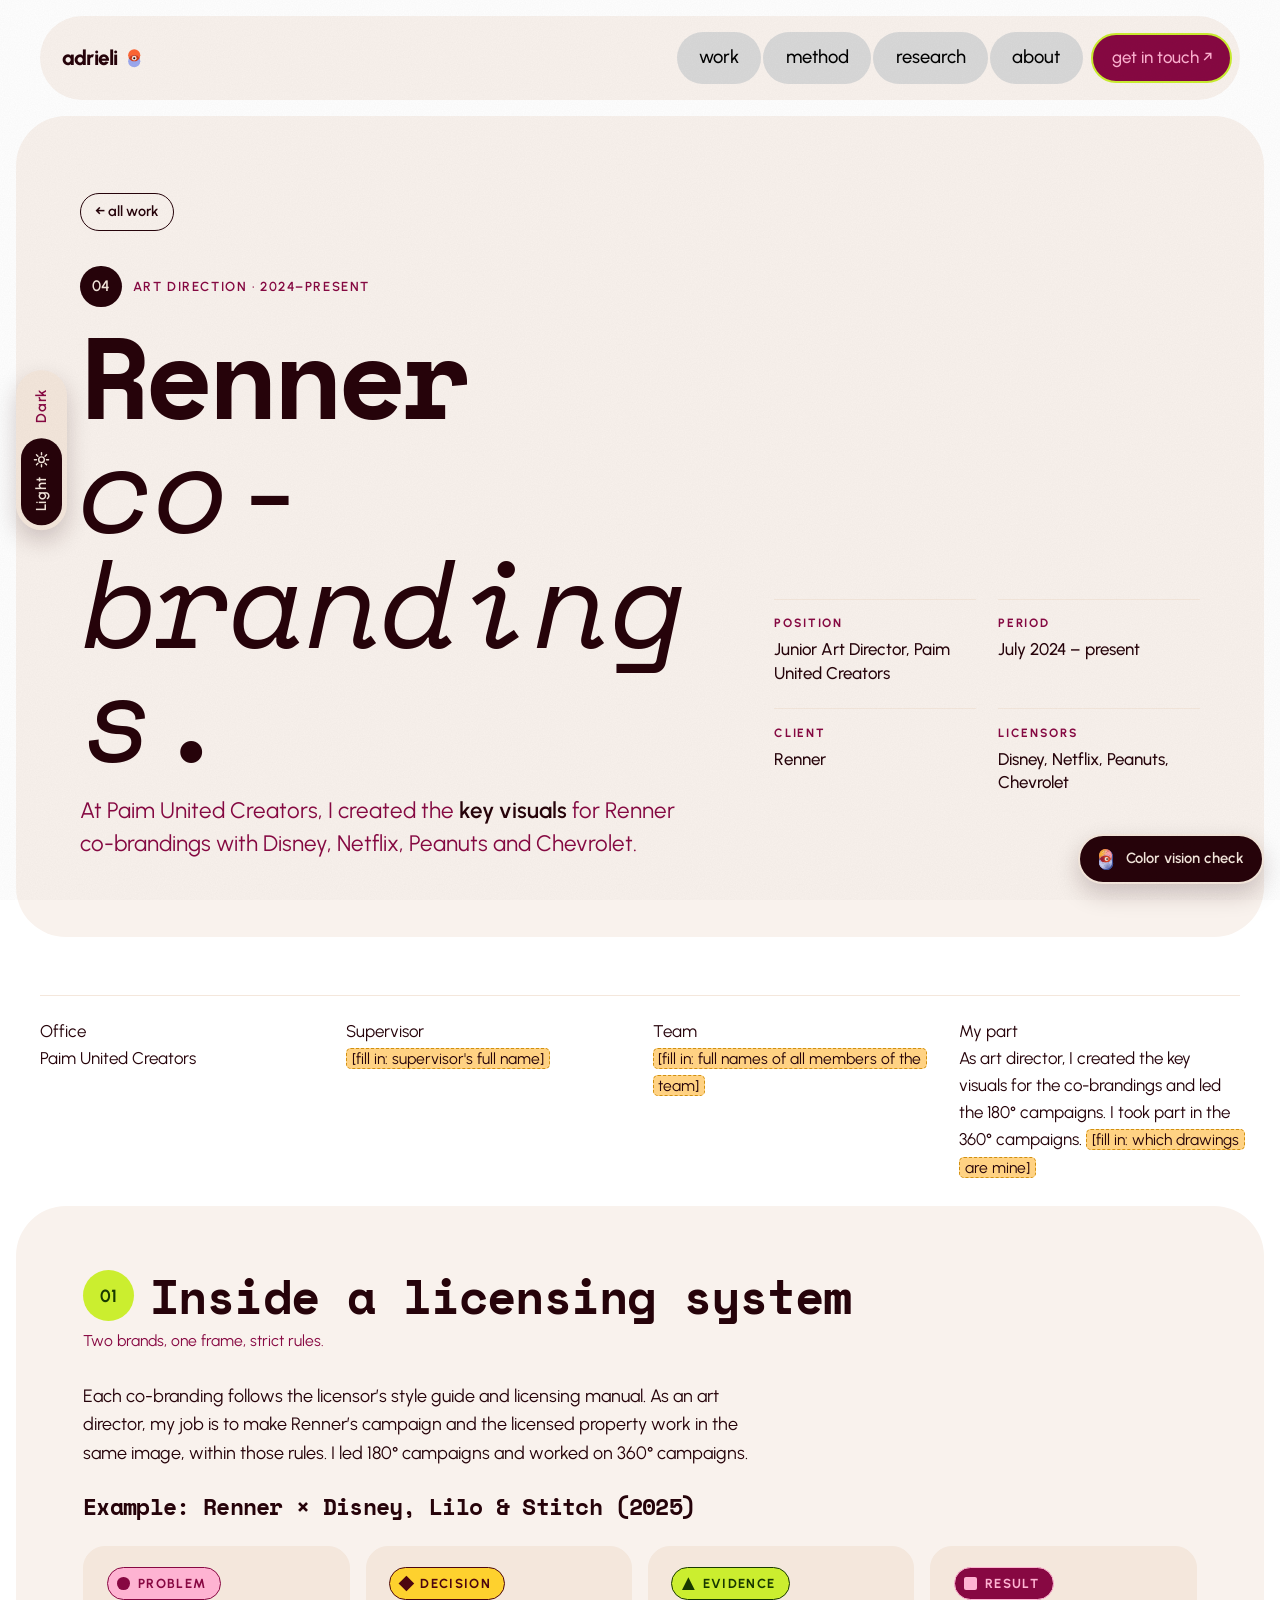
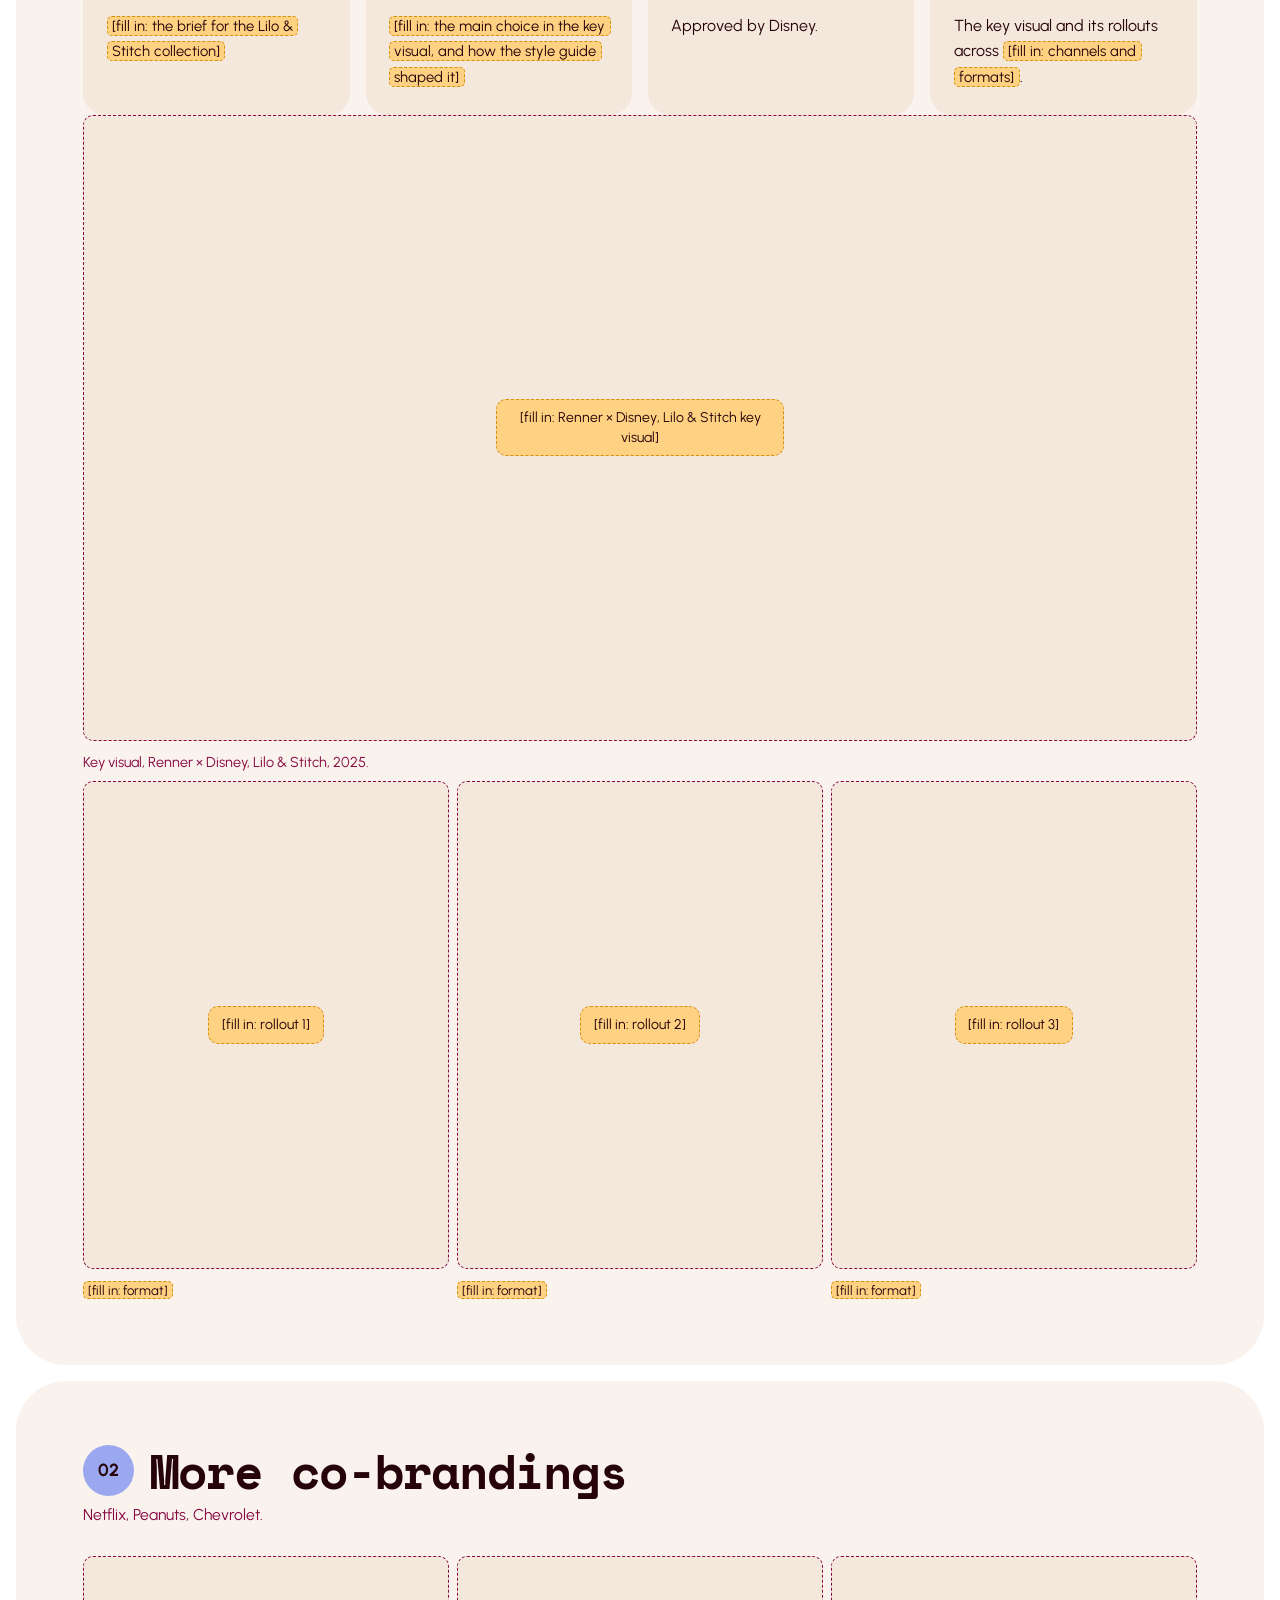
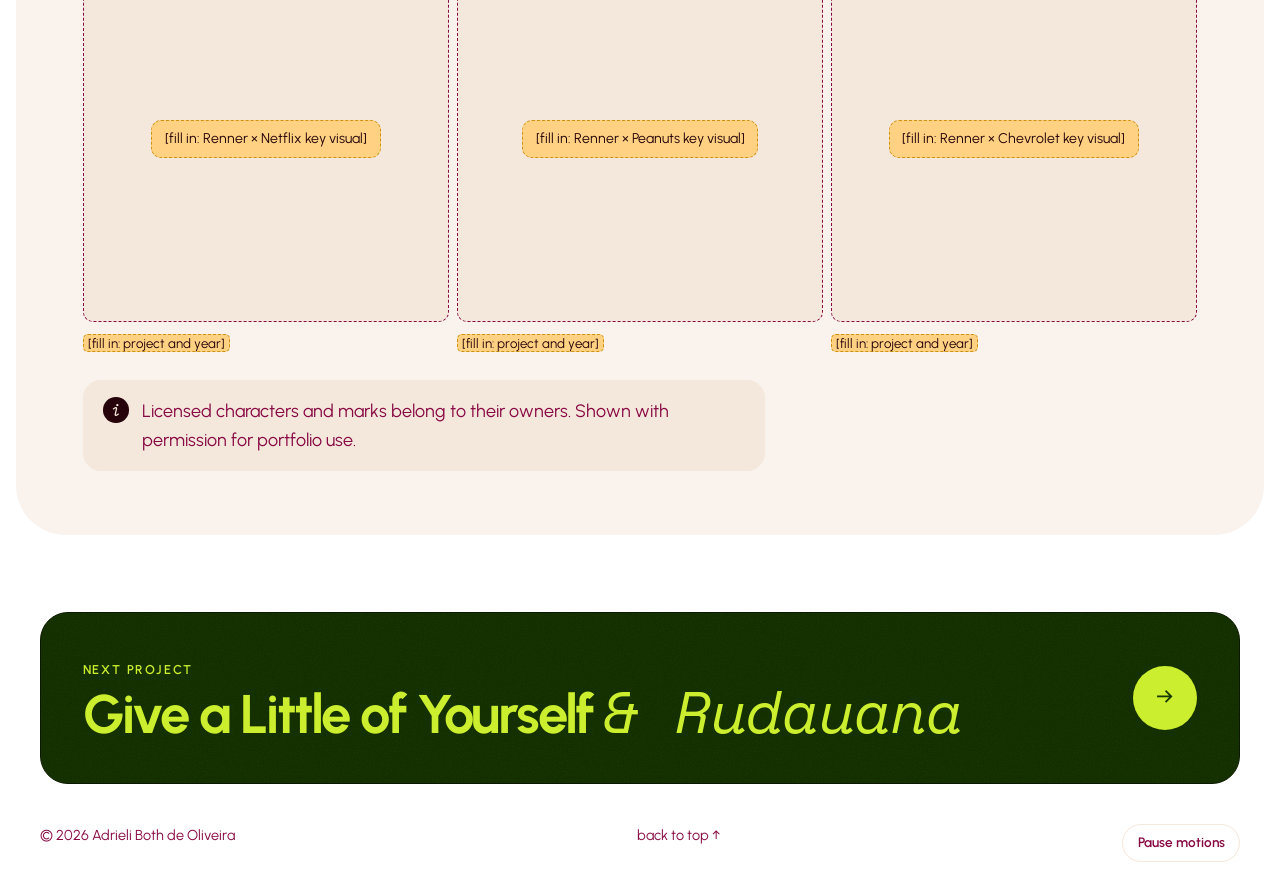
<file: paim.html>
<!doctype html>
<html lang="en">
<head>
  <meta charset="utf-8">
  <meta name="viewport" content="width=device-width, initial-scale=1">
  <title>Renner co-brandings • adrieli • portfolio</title>
  <meta name="description" content="Key visuals for Renner co-brandings with Disney, Netflix, Peanuts and Chevrolet, created at Paim United Creators.">
  <!-- RASCUNHO: apague a linha "robots" abaixo quando o site estiver pronto para os programas -->
  <meta name="robots" content="noindex, nofollow">
  <link rel="canonical" href="https://adrieli.com.br/paim.html">
  <meta property="og:type" content="website">
  <meta property="og:site_name" content="Adrieli Both de Oliveira">
  <meta property="og:title" content="Renner co-brandings • adrieli • portfolio">
  <meta property="og:description" content="Key visuals for Renner co-brandings with Disney, Netflix, Peanuts and Chevrolet, created at Paim United Creators.">
  <meta property="og:url" content="https://adrieli.com.br/paim.html">
  <meta property="og:image" content="https://adrieli.com.br/og-image.png">
  <meta property="og:image:alt" content="color for every way of seeing. Portfolio of Adrieli Both de Oliveira.">
  <meta name="twitter:card" content="summary_large_image">
  <meta name="theme-color" content="#26030A">
  <link rel="icon" href="favicon.svg" type="image/svg+xml">
  <link rel="apple-touch-icon" href="apple-touch-icon.png">
  <script>try{document.documentElement.dataset.tema=localStorage.getItem("tema")||"claro"}catch(e){document.documentElement.dataset.tema="claro"}try{if(!sessionStorage.getItem("intro")&&!matchMedia("(prefers-reduced-motion: reduce)").matches)document.documentElement.classList.add("carregando")}catch(e){}</script>
  <link rel="stylesheet" href="style.css">
</head>
<body>
  <div class="loader" id="loader" aria-hidden="true">
    <div class="loader-grade"></div>
    <p class="loader-centro"><svg class="anel-carga" viewBox="0 0 100 190" preserveAspectRatio="none" aria-hidden="true"><defs><linearGradient id="anel-cor" gradientUnits="userSpaceOnUse" x1="0" y1="0" x2="100" y2="190"><stop offset="0" stop-color="#FC4D17"/><stop offset=".2" stop-color="#EEBE55"/><stop offset=".4" stop-color="#FEB3D2"/><stop offset=".6" stop-color="#9BA8EF"/><stop offset=".8" stop-color="#CBEE2F"/><stop offset="1" stop-color="#FF6533"/></linearGradient></defs><rect x="3" y="3" width="94" height="184" rx="47" pathLength="100" fill="none" stroke="url(#anel-cor)" stroke-width="10" vector-effect="non-scaling-stroke" stroke-linecap="round"/></svg><svg viewBox="0 0 100 100" aria-hidden="true"><circle cx="50" cy="37" r="27" fill="#FF6533"/><circle cx="50" cy="63" r="27" fill="#9BA8EF"/><path d="M26.34 50A27 27 0 0 1 73.66 50A27 27 0 0 1 26.34 50Z" fill="#D33916"/><circle cx="50" cy="50" r="10.5" fill="#F4E7DC"/><g class="pupila-loader"><circle cx="50" cy="50" r="4.6" fill="#26030A"/></g></svg></p>
    <span class="loader-pular"><span class="mouse">click or press any key to skip</span><span class="toque">tap to skip</span></span>
  </div>
  <p class="loader-sr" role="status" id="loader-status"></p>
  <script>(function(){var h=document.documentElement;if(!h.classList.contains("carregando"))return;
  var g=document.querySelector("#loader .loader-grade"),c=Math.min(innerWidth,1400)<700?92:Math.min(168,Math.max(92,innerWidth*.13)),
  cols=Math.ceil(innerWidth/c)+2,rows=Math.ceil(innerHeight/c)+2,f="";
  for(var r=0;r<rows;r++)for(var k=0;k<cols;k++){var d=-((r+k)*.32).toFixed(2),sd=(Math.abs(r-rows/2)+Math.abs(k-cols/2))*.03,par=(r*3+k)%4===0;
  var V=["#FF6533","#9BA8EF","#F7BB39","#D1D7F2","#FEB3D2","#FF6533","#CBEE2F"];f+='<div class="lc" style="--d:'+d+'s;--d2:'+(-(r+k)*.6).toFixed(1)+'s;--sd:'+sd.toFixed(2)+'s;--c2:'+V[(r+2*k)%V.length]+'"><i></i>'+(par?'<i></i>':'')+'</div>';}
  g.innerHTML=f;g.style.gridTemplateColumns="repeat("+cols+","+c+"px)";g.style.gridAutoRows=c+"px";document.getElementById("loader-status").textContent="Loading portfolio";})();</script>
    <a class="pular" href="#conteudo">Skip to content</a>

  <header class="topo">
    <nav class="nav" aria-label="Main">
      <a href="index.html" class="logo" aria-label="Adrieli Both de Oliveira, home">adrieli<svg viewBox="0 0 100 100" aria-hidden="true" focusable="false"><circle cx="50" cy="37" r="27" fill="#FF6533"/><circle cx="50" cy="63" r="27" fill="#9BA8EF"/><path d="M26.34 50A27 27 0 0 1 73.66 50A27 27 0 0 1 26.34 50Z" fill="#D33916"/><circle cx="50" cy="50" r="10.5" fill="#F4E7DC"/><circle cx="50" cy="50" r="4.6" fill="#26030A"/></svg></a>
      <button class="menu-btn" aria-label="Open menu" aria-expanded="false"><span></span><span></span></button>
      <ul class="nav-links">
        <li><a href="index.html#work">work</a></li>
        <li><a href="index.html#method">method</a></li>
        <li><a href="research.html">research</a></li>
        <li><a href="index.html#about">about</a></li>
        <li><a href="index.html#contact" class="btn btn-limao btn-nav">get in touch ↗</a></li>
      </ul>
    </nav>
  </header>

  <main id="conteudo">
    <section class="case-hero" style="--acento: var(--limao); --acento2: var(--verde-vivo);">
      <div class="hero-blobs" aria-hidden="true"><span class="blob b1"></span><span class="blob b2"></span><span class="blob b3"></span></div>
      <div class="case-miolo">
        
        <a class="voltar" href="index.html#work">← all work</a>
        <p class="case-num"><span>04</span>art direction · 2024–present</p>
        <h1>Renner <em>co-brandings</em>.</h1>
        <p class="case-lead">At Paim United Creators, I created the <strong>key visuals</strong> for Renner co-brandings with Disney, Netflix, Peanuts and Chevrolet.</p>
        <dl class="case-meta">
          <div><dt>Position</dt><dd>Junior Art Director, Paim United Creators</dd></div>
          <div><dt>Period</dt><dd>July 2024 – present</dd></div>
          <div><dt>Client</dt><dd>Renner</dd></div>
          <div><dt>Licensors</dt><dd>Disney, Netflix, Peanuts, Chevrolet</dd></div>
        </dl>
      </div>
    </section>
    <div class="container creditos-faixa">
        <dl class="creditos" aria-label="Authorship and team">
          <div><dt>Office</dt><dd>Paim United Creators</dd></div>
          <div><dt>Supervisor</dt><dd><span class="preencher">[fill in: supervisor's full name]</span></dd></div>
          <div><dt>Team</dt><dd><span class="preencher">[fill in: full names of all members of the team]</span></dd></div>
          <div><dt>My part</dt><dd>As art director, I created the key visuals for the co-brandings and led the 180° campaigns. I took part in the 360° campaigns. <span class="preencher">[fill in: which drawings are mine]</span></dd></div>
        </dl>
    </div>

    <section class="capitulo">
      <div class="container cap-grid">
        <header class="cap-cabeca">
          <span class="cap-num bg-limao">01</span>
          <h2>Inside a licensing system</h2>
          <p>Two brands, one frame, strict rules.</p>
        </header>
        <div class="cap-corpo">
          <p>Each co-branding follows the licensor’s style guide and licensing manual. As an art director, my job is to make Renner’s campaign and the licensed property work in the same image, within those rules. I led 180° campaigns and worked on 360° campaigns.</p>
          <h3>Example: Renner × Disney, Lilo &amp; Stitch (2025)</h3>
          <div class="pder">
            <div class="pder-item"><span class="pder-tag tag-p"><i></i>Problem</span><p><span class="preencher">[fill in: the brief for the Lilo &amp; Stitch collection]</span></p></div>
            <div class="pder-item"><span class="pder-tag tag-d"><i></i>Decision</span><p><span class="preencher">[fill in: the main choice in the key visual, and how the style guide shaped it]</span></p></div>
            <div class="pder-item"><span class="pder-tag tag-e"><i></i>Evidence</span><p>Approved by Disney.</p></div>
            <div class="pder-item"><span class="pder-tag tag-r"><i></i>Result</span><p>The key visual and its rollouts across <span class="preencher">[fill in: channels and formats]</span>.</p></div>
          </div>
          <figure class="slot"><div class="slot-img ar-wide"><span>[fill in: Renner × Disney, Lilo &amp; Stitch key visual]</span></div><figcaption>Key visual, Renner × Disney, Lilo &amp; Stitch, 2025.</figcaption></figure>
          <div class="grade-3"><figure class="slot"><div class="slot-img ar-tall"><span>[fill in: rollout 1]</span></div><figcaption><span class="preencher">[fill in: format]</span></figcaption></figure><figure class="slot"><div class="slot-img ar-tall"><span>[fill in: rollout 2]</span></div><figcaption><span class="preencher">[fill in: format]</span></figcaption></figure><figure class="slot"><div class="slot-img ar-tall"><span>[fill in: rollout 3]</span></div><figcaption><span class="preencher">[fill in: format]</span></figcaption></figure></div>
        </div>
      </div>
    </section>

    <section class="capitulo">
      <div class="container cap-grid">
        <header class="cap-cabeca">
          <span class="cap-num bg-azul">02</span>
          <h2>More co-brandings</h2>
          <p>Netflix, Peanuts, Chevrolet.</p>
        </header>
        <div class="cap-corpo">
          <div class="grade-3"><figure class="slot"><div class="slot-img ar-sq"><span>[fill in: Renner × Netflix key visual]</span></div><figcaption><span class="preencher">[fill in: project and year]</span></figcaption></figure><figure class="slot"><div class="slot-img ar-sq"><span>[fill in: Renner × Peanuts key visual]</span></div><figcaption><span class="preencher">[fill in: project and year]</span></figcaption></figure><figure class="slot"><div class="slot-img ar-sq"><span>[fill in: Renner × Chevrolet key visual]</span></div><figcaption><span class="preencher">[fill in: project and year]</span></figcaption></figure></div>
          <p class="nota">Licensed characters and marks belong to their owners. Shown with permission for portfolio use.</p>
        </div>
      </div>
    </section>

    <a class="proximo" href="campaigns.html"><div><span>next project</span><br><strong>Give a Little of Yourself <em>&amp; Rudauana</em></strong></div><i aria-hidden="true">→</i></a>
  </main>

  <footer class="rodape-simples">
    <p>© <span class="ano"></span> Adrieli Both de Oliveira</p>
    <a href="#conteudo">back to top ↑</a>
  </footer>

  <script src="script.js"></script>
</body>
</html>
</file>
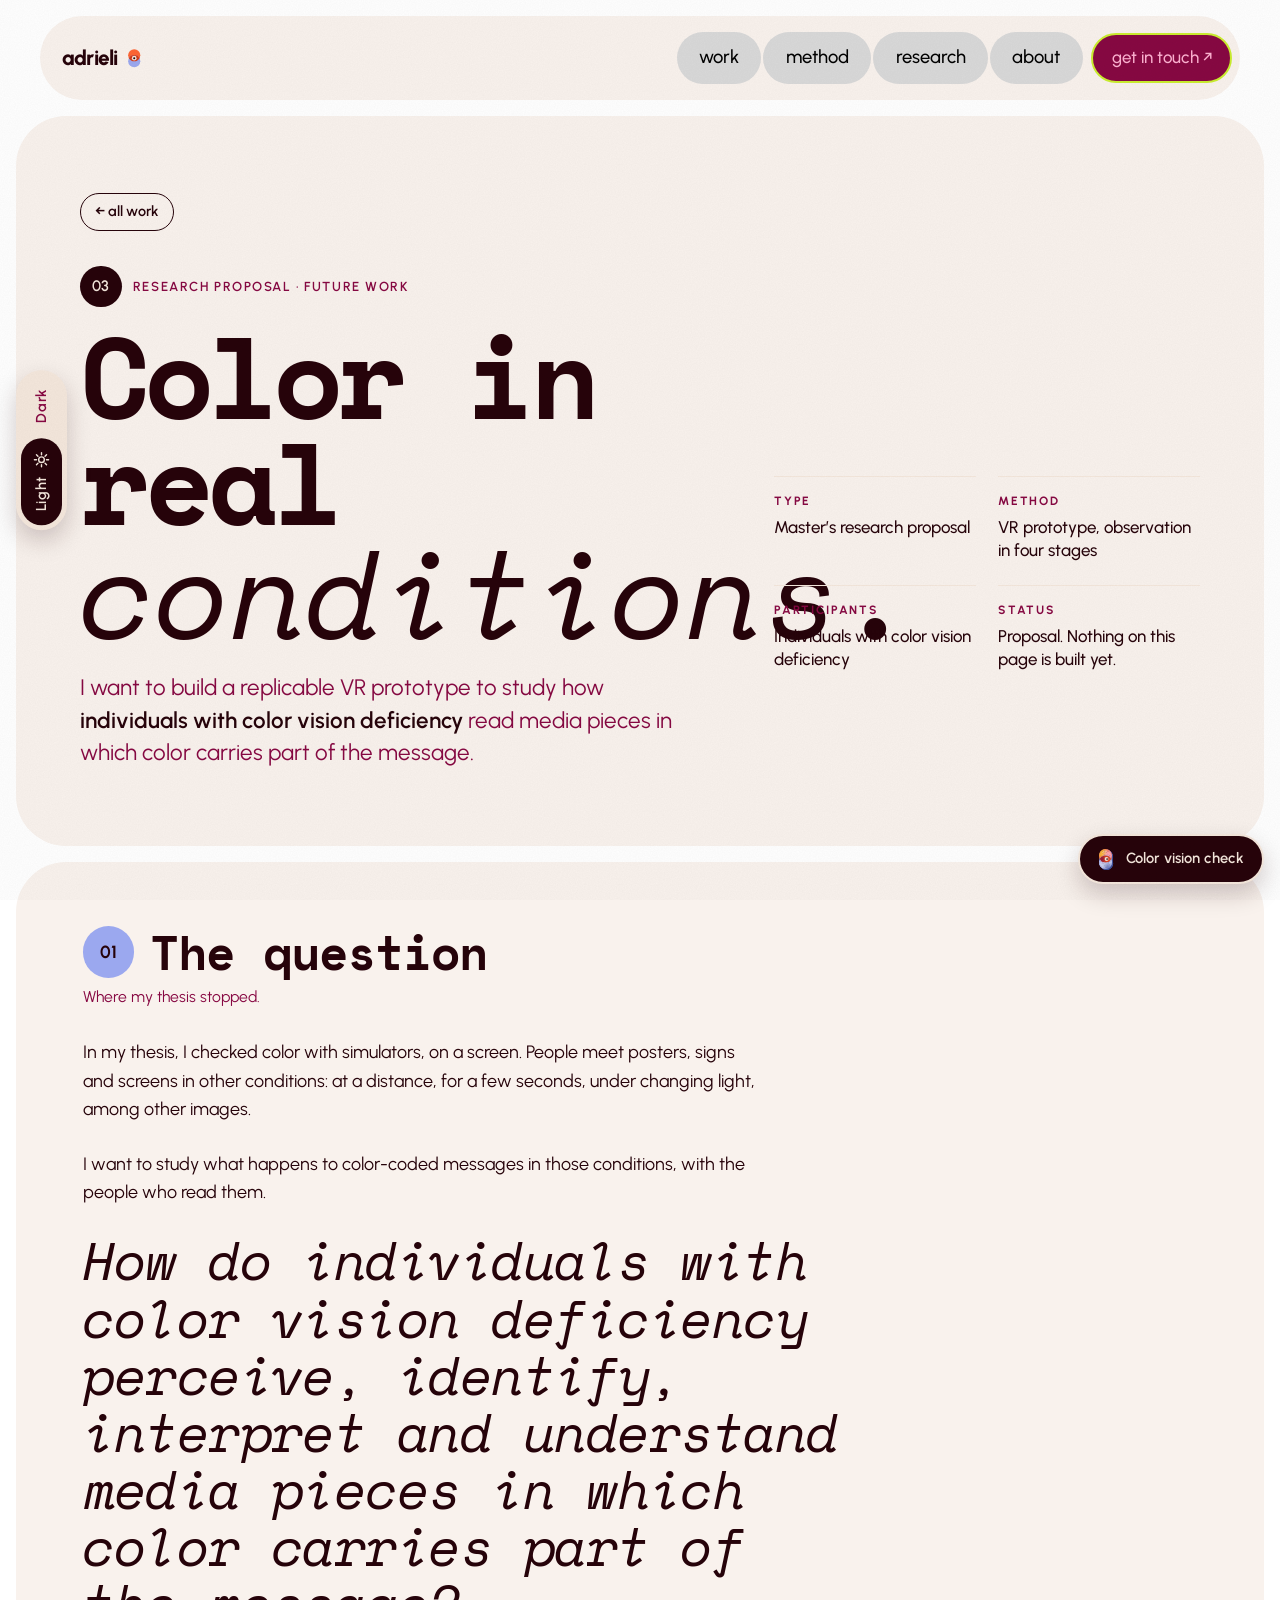
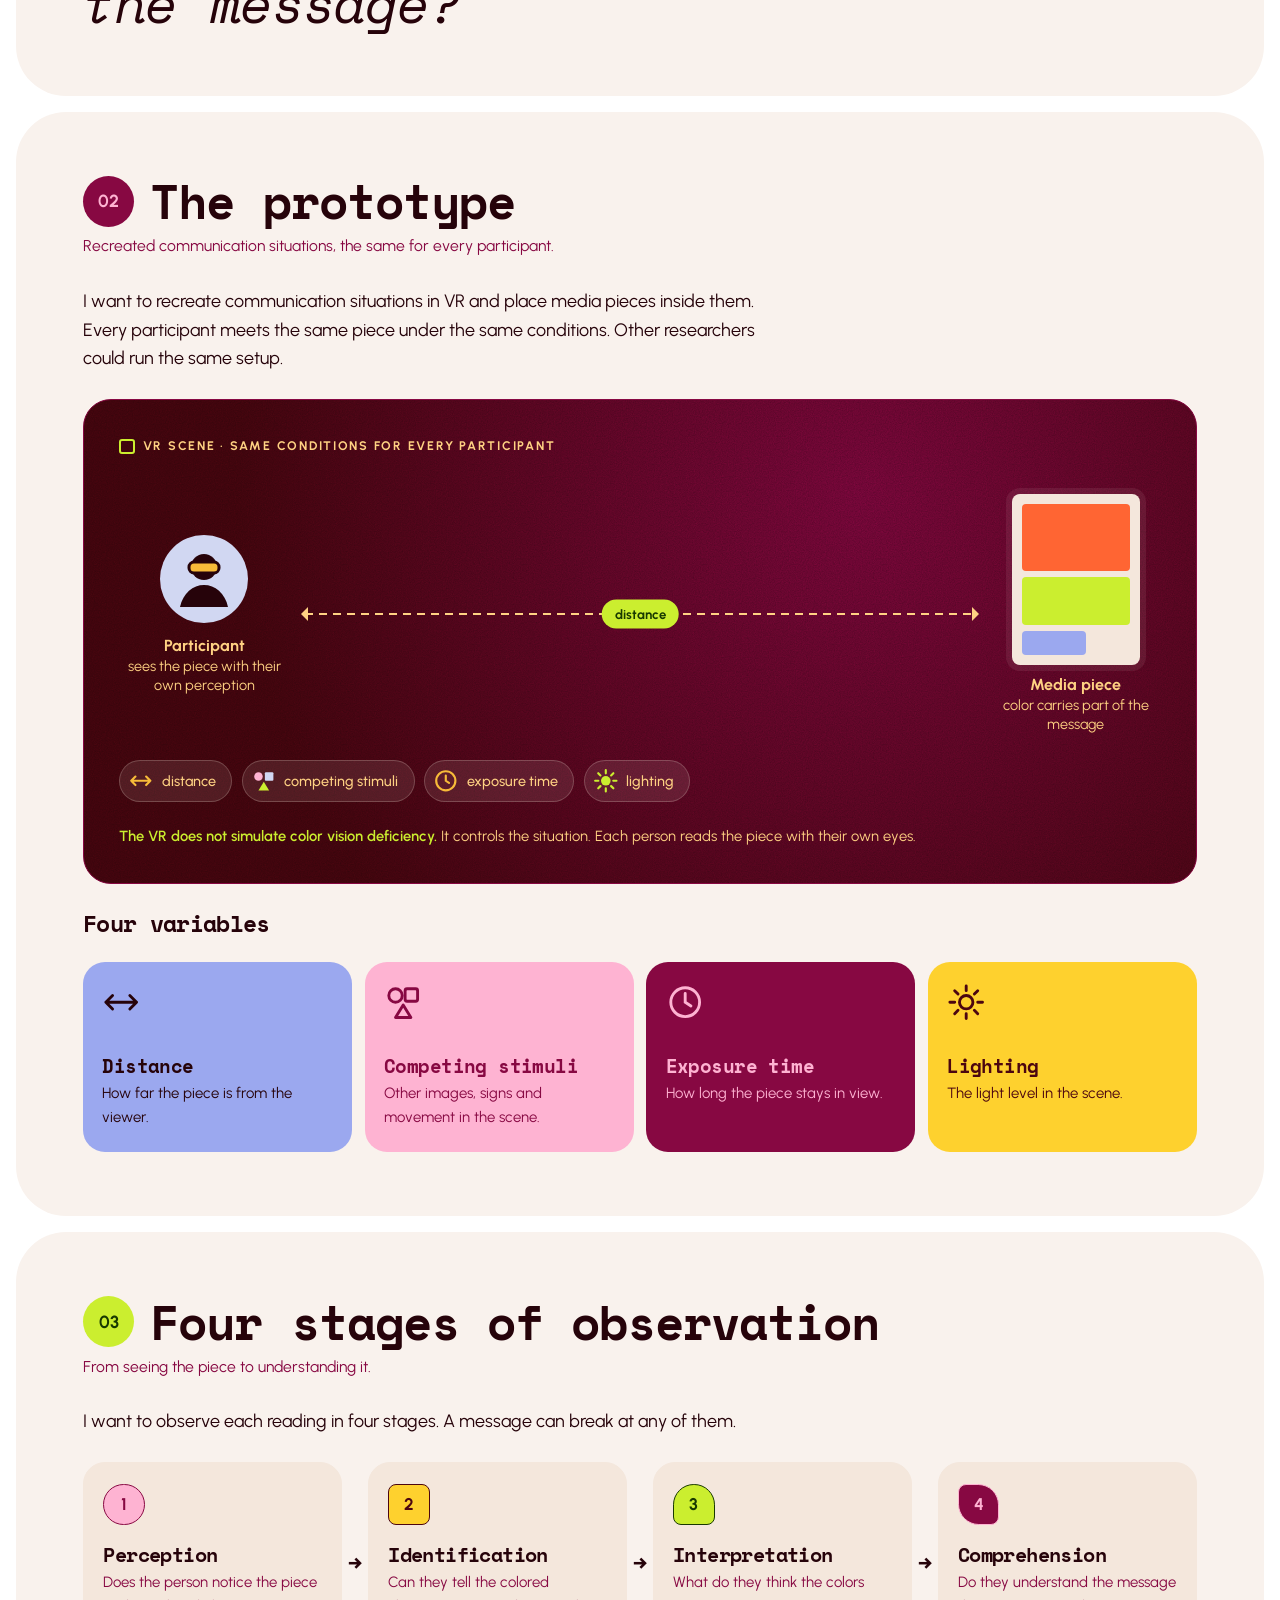
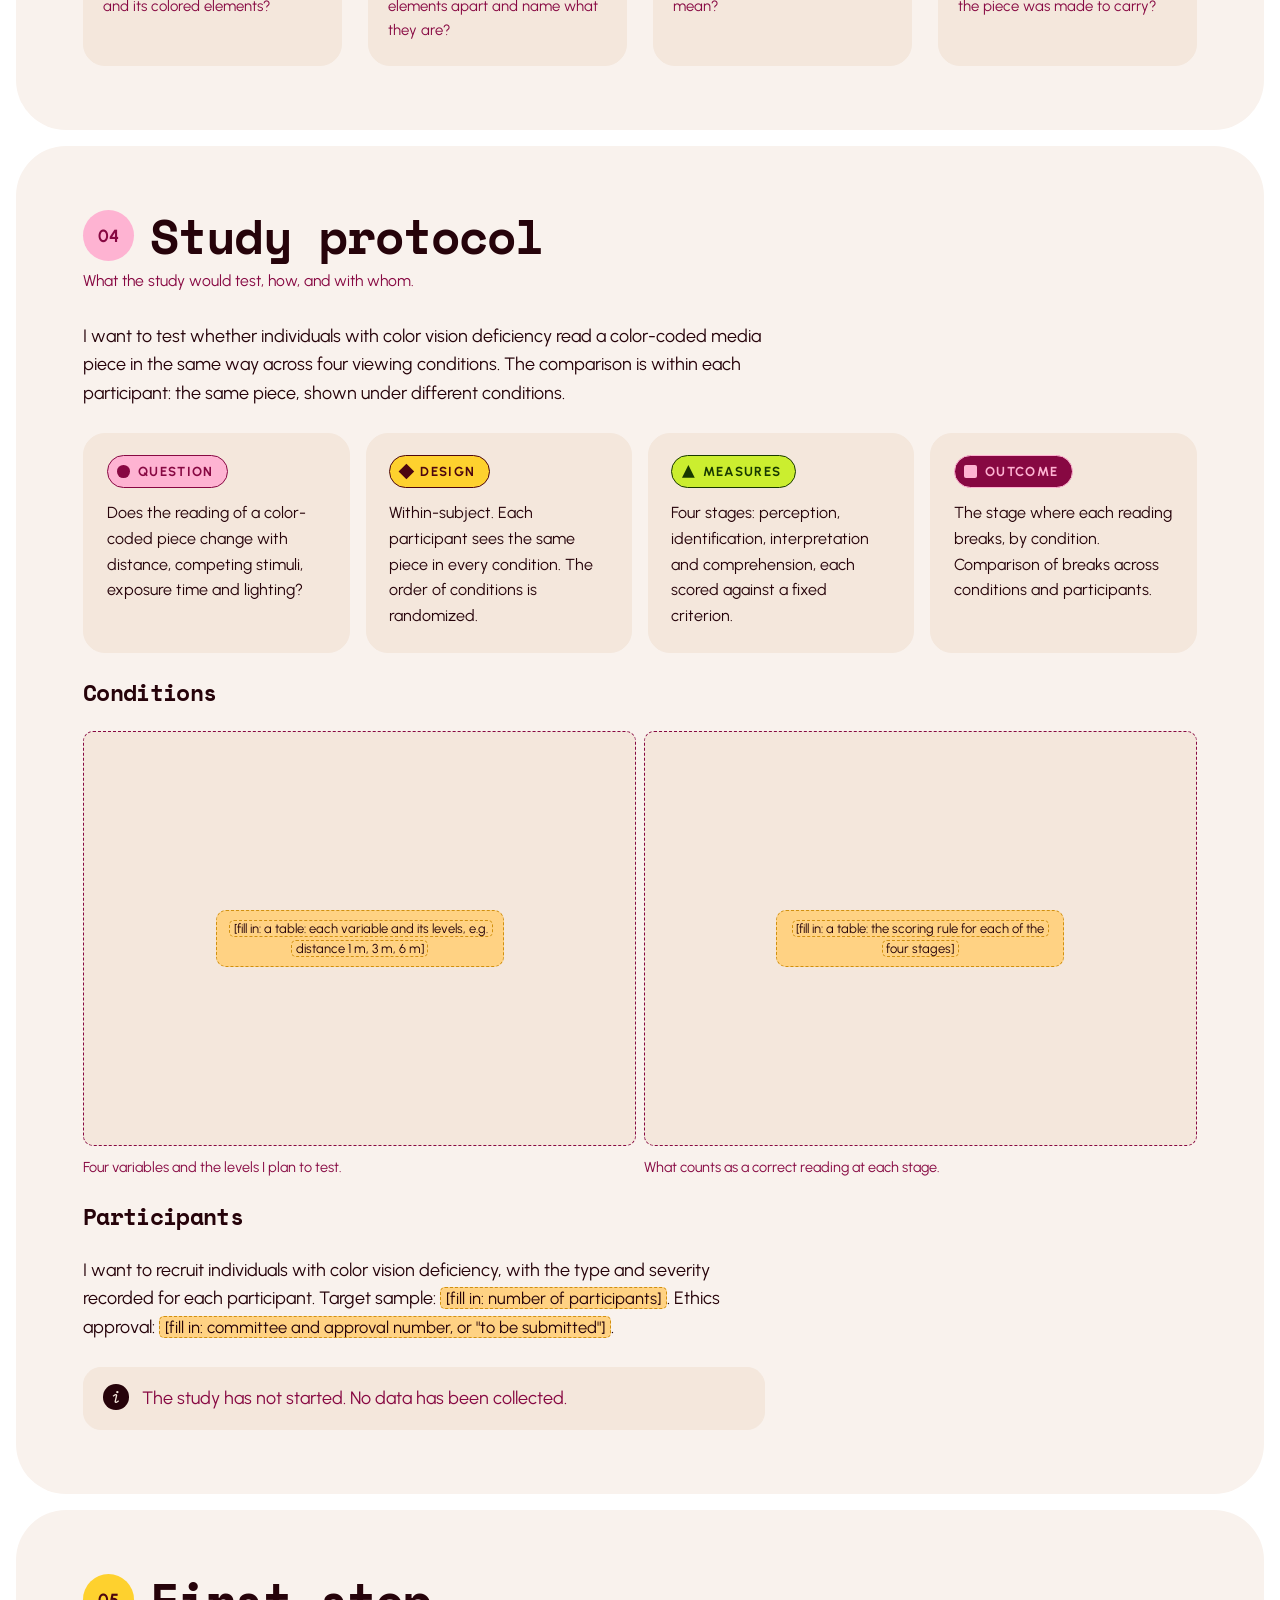
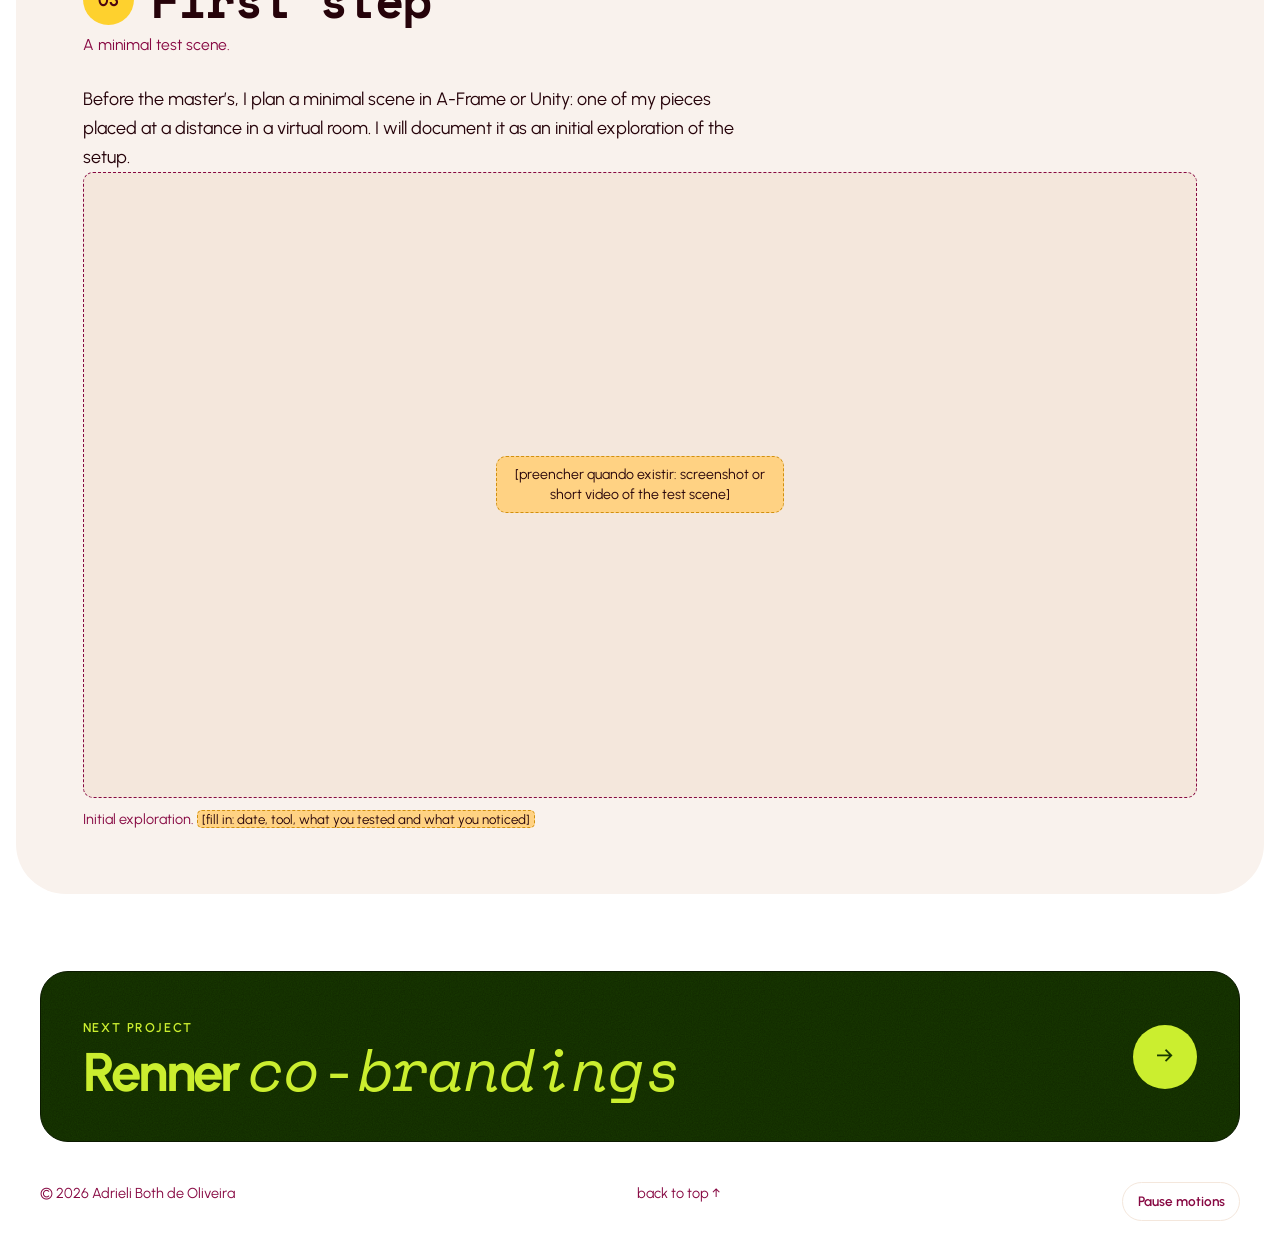
<file: research.html>
<!doctype html>
<html lang="en">
<head>
  <meta charset="utf-8">
  <meta name="viewport" content="width=device-width, initial-scale=1">
  <title>Color in real conditions • adrieli • portfolio</title>
  <meta name="description" content="Research proposal: a replicable VR prototype to study how individuals with color vision deficiency read color-coded media pieces.">
  <!-- RASCUNHO: apague a linha "robots" abaixo quando o site estiver pronto para os programas -->
  <meta name="robots" content="noindex, nofollow">
  <link rel="canonical" href="https://adrieli.com.br/research.html">
  <meta property="og:type" content="website">
  <meta property="og:site_name" content="Adrieli Both de Oliveira">
  <meta property="og:title" content="Color in real conditions • adrieli • portfolio">
  <meta property="og:description" content="Research proposal: a replicable VR prototype to study how individuals with color vision deficiency read color-coded media pieces.">
  <meta property="og:url" content="https://adrieli.com.br/research.html">
  <meta property="og:image" content="https://adrieli.com.br/og-image.png">
  <meta property="og:image:alt" content="color for every way of seeing. Portfolio of Adrieli Both de Oliveira.">
  <meta name="twitter:card" content="summary_large_image">
  <meta name="theme-color" content="#26030A">
  <link rel="icon" href="favicon.svg" type="image/svg+xml">
  <link rel="apple-touch-icon" href="apple-touch-icon.png">
  <script>try{document.documentElement.dataset.tema=localStorage.getItem("tema")||"claro"}catch(e){document.documentElement.dataset.tema="claro"}try{if(!sessionStorage.getItem("intro")&&!matchMedia("(prefers-reduced-motion: reduce)").matches)document.documentElement.classList.add("carregando")}catch(e){}</script>
  <link rel="stylesheet" href="style.css">
</head>
<body>
  <div class="loader" id="loader" aria-hidden="true">
    <div class="loader-grade"></div>
    <p class="loader-centro"><svg class="anel-carga" viewBox="0 0 100 190" preserveAspectRatio="none" aria-hidden="true"><defs><linearGradient id="anel-cor" gradientUnits="userSpaceOnUse" x1="0" y1="0" x2="100" y2="190"><stop offset="0" stop-color="#FC4D17"/><stop offset=".2" stop-color="#EEBE55"/><stop offset=".4" stop-color="#FEB3D2"/><stop offset=".6" stop-color="#9BA8EF"/><stop offset=".8" stop-color="#CBEE2F"/><stop offset="1" stop-color="#FF6533"/></linearGradient></defs><rect x="3" y="3" width="94" height="184" rx="47" pathLength="100" fill="none" stroke="url(#anel-cor)" stroke-width="10" vector-effect="non-scaling-stroke" stroke-linecap="round"/></svg><svg viewBox="0 0 100 100" aria-hidden="true"><circle cx="50" cy="37" r="27" fill="#FF6533"/><circle cx="50" cy="63" r="27" fill="#9BA8EF"/><path d="M26.34 50A27 27 0 0 1 73.66 50A27 27 0 0 1 26.34 50Z" fill="#D33916"/><circle cx="50" cy="50" r="10.5" fill="#F4E7DC"/><g class="pupila-loader"><circle cx="50" cy="50" r="4.6" fill="#26030A"/></g></svg></p>
    <span class="loader-pular"><span class="mouse">click or press any key to skip</span><span class="toque">tap to skip</span></span>
  </div>
  <p class="loader-sr" role="status" id="loader-status"></p>
  <script>(function(){var h=document.documentElement;if(!h.classList.contains("carregando"))return;
  var g=document.querySelector("#loader .loader-grade"),c=Math.min(innerWidth,1400)<700?92:Math.min(168,Math.max(92,innerWidth*.13)),
  cols=Math.ceil(innerWidth/c)+2,rows=Math.ceil(innerHeight/c)+2,f="";
  for(var r=0;r<rows;r++)for(var k=0;k<cols;k++){var d=-((r+k)*.32).toFixed(2),sd=(Math.abs(r-rows/2)+Math.abs(k-cols/2))*.03,par=(r*3+k)%4===0;
  var V=["#FF6533","#9BA8EF","#F7BB39","#D1D7F2","#FEB3D2","#FF6533","#CBEE2F"];f+='<div class="lc" style="--d:'+d+'s;--d2:'+(-(r+k)*.6).toFixed(1)+'s;--sd:'+sd.toFixed(2)+'s;--c2:'+V[(r+2*k)%V.length]+'"><i></i>'+(par?'<i></i>':'')+'</div>';}
  g.innerHTML=f;g.style.gridTemplateColumns="repeat("+cols+","+c+"px)";g.style.gridAutoRows=c+"px";document.getElementById("loader-status").textContent="Loading portfolio";})();</script>
    <a class="pular" href="#conteudo">Skip to content</a>

  <header class="topo">
    <nav class="nav" aria-label="Main">
      <a href="index.html" class="logo" aria-label="Adrieli Both de Oliveira, home">adrieli<svg viewBox="0 0 100 100" aria-hidden="true" focusable="false"><circle cx="50" cy="37" r="27" fill="#FF6533"/><circle cx="50" cy="63" r="27" fill="#9BA8EF"/><path d="M26.34 50A27 27 0 0 1 73.66 50A27 27 0 0 1 26.34 50Z" fill="#D33916"/><circle cx="50" cy="50" r="10.5" fill="#F4E7DC"/><circle cx="50" cy="50" r="4.6" fill="#26030A"/></svg></a>
      <button class="menu-btn" aria-label="Open menu" aria-expanded="false"><span></span><span></span></button>
      <ul class="nav-links">
        <li><a href="index.html#work">work</a></li>
        <li><a href="index.html#method">method</a></li>
        <li><a href="research.html" aria-current="page">research</a></li>
        <li><a href="index.html#about">about</a></li>
        <li><a href="index.html#contact" class="btn btn-limao btn-nav">get in touch ↗</a></li>
      </ul>
    </nav>
  </header>

  <main id="conteudo">
    <section class="case-hero" style="--acento: var(--azul); --acento2: var(--lilas);">
      <div class="hero-blobs" aria-hidden="true"><span class="blob b1"></span><span class="blob b2"></span><span class="blob b3"></span></div>
      <div class="case-miolo">
        
        <a class="voltar" href="index.html#work">← all work</a>
        <p class="case-num"><span>03</span>research proposal · future work</p>
        <h1>Color in real <span class="nq"><em>conditions</em>.</span></h1>
        <p class="case-lead">I want to build a replicable VR prototype to study how <strong>individuals with color vision deficiency</strong> read media pieces in which color carries part of the message.</p>
        <dl class="case-meta">
          <div><dt>Type</dt><dd>Master’s research proposal</dd></div>
          <div><dt>Method</dt><dd>VR prototype, observation in four stages</dd></div>
          <div><dt>Participants</dt><dd>Individuals with color vision deficiency</dd></div>
          <div><dt>Status</dt><dd>Proposal. Nothing on this page is built yet.</dd></div>
        </dl>
      </div>
    </section>

    <!-- 01 QUESTION -->
    <section class="capitulo">
      <div class="container cap-grid">
        <header class="cap-cabeca">
          <span class="cap-num bg-azul">01</span>
          <h2>The question</h2>
          <p>Where my thesis stopped.</p>
        </header>
        <div class="cap-corpo">
          <p>In my thesis, I checked color with simulators, on a screen. People meet posters, signs and screens in other conditions: at a distance, for a few seconds, under changing light, among other images.</p>
          <p>I want to study what happens to color-coded messages in those conditions, with the people who read them.</p>
          <blockquote>
            <p class="citacao">How do individuals with color vision deficiency perceive, identify, interpret and understand media pieces in which color carries part of the message?</p>
          </blockquote>
        </div>
      </div>
    </section>

    <!-- 02 PROTOTYPE -->
    <section class="capitulo">
      <div class="container cap-grid">
        <header class="cap-cabeca">
          <span class="cap-num bg-roxo">02</span>
          <h2>The prototype</h2>
          <p>Recreated communication situations, the same for every participant.</p>
        </header>
        <div class="cap-corpo">
          <p>I want to recreate communication situations in VR and place media pieces inside them. Every participant meets the same piece under the same conditions. Other researchers could run the same setup.</p>

          <figure class="cena" aria-labelledby="cena-legenda">
            <span class="cena-rotulo">VR scene · same conditions for every participant</span>
            <div class="cena-linha">
              <div class="cena-ator">
                <svg viewBox="0 0 92 92" aria-hidden="true"><circle cx="46" cy="46" r="44" fill="#D1D7F2"/><circle cx="46" cy="34" r="13" fill="#26030A"/><path d="M22 74c3-14 13-22 24-22s21 8 24 22" fill="#26030A"/><rect x="31" y="29" width="30" height="11" rx="5" fill="#F7BB39" stroke="#26030A" stroke-width="3"/></svg>
                <strong>Participant</strong>
                sees the piece with their own perception
              </div>
              <div class="cena-distancia" role="presentation"><b>distance</b></div>
              <div class="cena-ator">
                <div class="cena-peca" aria-hidden="true"><i></i><i></i><i></i></div>
                <strong>Media piece</strong>
                color carries part of the message
              </div>
            </div>
            <ul class="cena-vars" aria-label="Controlled variables">
              <li><svg viewBox="0 0 24 24" aria-hidden="true"><path d="M3 12h18M7 8l-4 4 4 4M17 8l4 4-4 4" fill="none" stroke="#F7BB39" stroke-width="2" stroke-linecap="round" stroke-linejoin="round"/></svg>distance</li>
              <li><svg viewBox="0 0 24 24" aria-hidden="true"><circle cx="7" cy="8" r="4" fill="#FEB3D2"/><rect x="13" y="4" width="8" height="8" rx="1" fill="#D1D7F2"/><path d="M12 13l5 8H7z" fill="#CBEE2F"/></svg>competing stimuli</li>
              <li><svg viewBox="0 0 24 24" aria-hidden="true"><circle cx="12" cy="12" r="9" fill="none" stroke="#F7BB39" stroke-width="2"/><path d="M12 7v5l3 2" fill="none" stroke="#F7BB39" stroke-width="2" stroke-linecap="round"/></svg>exposure time</li>
              <li><svg viewBox="0 0 24 24" aria-hidden="true"><circle cx="12" cy="12" r="4.5" fill="#CBEE2F"/><path d="M12 2v3M12 19v3M2 12h3M19 12h3M4.9 4.9l2.1 2.1M17 17l2.1 2.1M4.9 19.1 7 17M17 7l2.1-2.1" stroke="#CBEE2F" stroke-width="2" stroke-linecap="round"/></svg>lighting</li>
            </ul>
            <figcaption id="cena-legenda" class="cena-nota"><strong>The VR does not simulate color vision deficiency.</strong> It controls the situation. Each person reads the piece with their own eyes.</figcaption>
          </figure>

          <h3>Four variables</h3>
          <div class="variaveis">
            <div class="variavel bg-azul">
              <svg viewBox="0 0 40 40" aria-hidden="true"><path d="M4 20h32M11 13l-7 7 7 7M29 13l7 7-7 7" fill="none" stroke="#26030A" stroke-width="3" stroke-linecap="round" stroke-linejoin="round"/></svg>
              <h3>Distance</h3><p>How far the piece is from the viewer.</p>
            </div>
            <div class="variavel bg-rosa">
              <svg viewBox="0 0 40 40" aria-hidden="true"><circle cx="12" cy="13" r="7" fill="none" stroke="#26030A" stroke-width="3"/><rect x="22" y="6" width="13" height="13" rx="2" fill="none" stroke="#26030A" stroke-width="3"/><path d="M20 23l8 13H12z" fill="none" stroke="#26030A" stroke-width="3" stroke-linejoin="round"/></svg>
              <h3>Competing stimuli</h3><p>Other images, signs and movement in the scene.</p>
            </div>
            <div class="variavel bg-roxo">
              <svg viewBox="0 0 40 40" aria-hidden="true"><circle cx="20" cy="20" r="15" fill="none" stroke="#26030A" stroke-width="3"/><path d="M20 11v9l6 4" fill="none" stroke="#26030A" stroke-width="3" stroke-linecap="round"/></svg>
              <h3>Exposure time</h3><p>How long the piece stays in view.</p>
            </div>
            <div class="variavel bg-amarelo">
              <svg viewBox="0 0 40 40" aria-hidden="true"><circle cx="20" cy="20" r="7" fill="none" stroke="#26030A" stroke-width="3"/><path d="M20 3v5M20 32v5M3 20h5M32 20h5M8 8l3.5 3.5M28.5 28.5 32 32M8 32l3.5-3.5M28.5 11.5 32 8" stroke="#26030A" stroke-width="3" stroke-linecap="round"/></svg>
              <h3>Lighting</h3><p>The light level in the scene.</p>
            </div>
          </div>
        </div>
      </div>
    </section>

    <!-- 03 FOUR STAGES -->
    <section class="capitulo">
      <div class="container cap-grid">
        <header class="cap-cabeca">
          <span class="cap-num bg-limao">03</span>
          <h2>Four stages of observation</h2>
          <p>From seeing the piece to understanding it.</p>
        </header>
        <div class="cap-corpo">
          <p>I want to observe each reading in four stages. A message can break at any of them.</p>
          <ol class="fluxo">
            <li class="passo"><span class="passo-forma pf-1">1</span><h3>Perception</h3><p>Does the person notice the piece and its colored elements?</p></li>
            <li class="passo"><span class="passo-forma pf-2">2</span><h3>Identification</h3><p>Can they tell the colored elements apart and name what they are?</p></li>
            <li class="passo"><span class="passo-forma pf-3">3</span><h3>Interpretation</h3><p>What do they think the colors mean?</p></li>
            <li class="passo"><span class="passo-forma pf-4">4</span><h3>Comprehension</h3><p>Do they understand the message the piece was made to carry?</p></li>
          </ol>
        </div>
      </div>
    </section>

    <!-- 04 PEOPLE -->
    <section class="capitulo">
      <div class="container cap-grid">
        <header class="cap-cabeca">
          <span class="cap-num bg-rosa">04</span>
          <h2>Study protocol</h2>
          <p>What the study would test, how, and with whom.</p>
        </header>
        <div class="cap-corpo">
          <p>I want to test whether individuals with color vision deficiency read a color-coded media piece in the same way across four viewing conditions. The comparison is within each participant: the same piece, shown under different conditions.</p>
          <div class="pder">
            <div class="pder-item"><span class="pder-tag tag-p"><i></i>Question</span><p>Does the reading of a color-coded piece change with distance, competing stimuli, exposure time and lighting?</p></div>
            <div class="pder-item"><span class="pder-tag tag-d"><i></i>Design</span><p>Within-subject. Each participant sees the same piece in every condition. The order of conditions is randomized.</p></div>
            <div class="pder-item"><span class="pder-tag tag-e"><i></i>Measures</span><p>Four stages: perception, identification, interpretation and comprehension, each scored against a fixed criterion.</p></div>
            <div class="pder-item"><span class="pder-tag tag-r"><i></i>Outcome</span><p>The stage where each reading breaks, by condition. Comparison of breaks across conditions and participants.</p></div>
          </div>
          <h3>Conditions</h3>
          <div class="grade-2">
            <figure class="slot"><div class="slot-img"><span><span class="preencher">[fill in: a table: each variable and its levels, e.g. distance 1 m, 3 m, 6 m]</span></span></div><figcaption>Four variables and the levels I plan to test.</figcaption></figure>
            <figure class="slot"><div class="slot-img"><span><span class="preencher">[fill in: a table: the scoring rule for each of the four stages]</span></span></div><figcaption>What counts as a correct reading at each stage.</figcaption></figure>
          </div>
          <h3>Participants</h3>
          <p>I want to recruit individuals with color vision deficiency, with the type and severity recorded for each participant. Target sample: <span class="preencher">[fill in: number of participants]</span>. Ethics approval: <span class="preencher">[fill in: committee and approval number, or "to be submitted"]</span>.</p>
          <p class="nota">The study has not started. No data has been collected.</p>
        </div>
      </div>
    </section>

    <section class="capitulo">
      <div class="container cap-grid">
        <header class="cap-cabeca">
          <span class="cap-num bg-amarelo">05</span>
          <h2>First step</h2>
          <p>A minimal test scene.</p>
        </header>
        <div class="cap-corpo">
          <p>Before the master’s, I plan a minimal scene in A-Frame or Unity: one of my pieces placed at a distance in a virtual room. I will document it as an initial exploration of the setup.</p>
          <figure class="slot"><div class="slot-img ar-wide"><span>[preencher quando existir: screenshot or short video of the test scene]</span></div><figcaption>Initial exploration. <span class="preencher">[fill in: date, tool, what you tested and what you noticed]</span></figcaption></figure>
        </div>
      </div>
    </section>

    <a class="proximo" href="paim.html"><div><span>next project</span><br><strong>Renner <em>co-brandings</em></strong></div><i aria-hidden="true">→</i></a>
  </main>

  <footer class="rodape-simples">
    <p>© <span class="ano"></span> Adrieli Both de Oliveira</p>
    <a href="#conteudo">back to top ↑</a>
  </footer>

  <script src="script.js"></script>
</body>
</html>
</file>
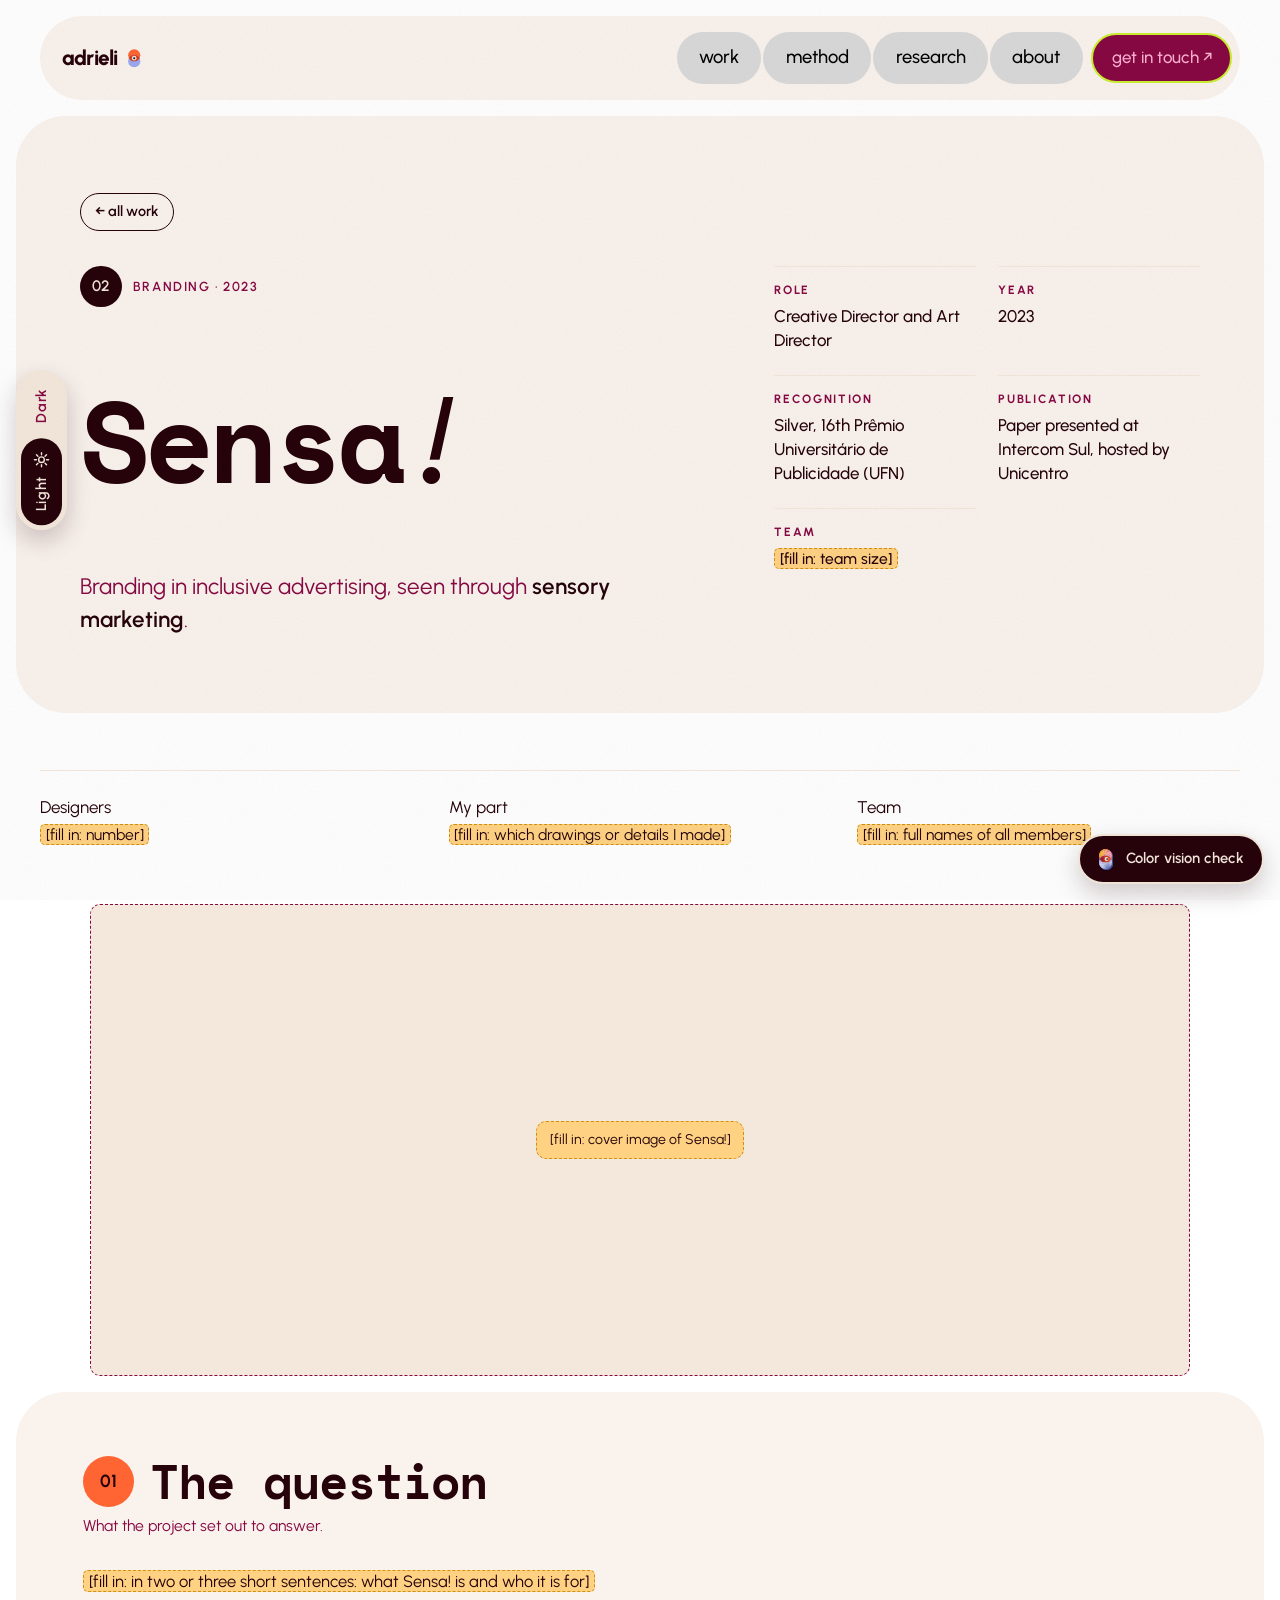
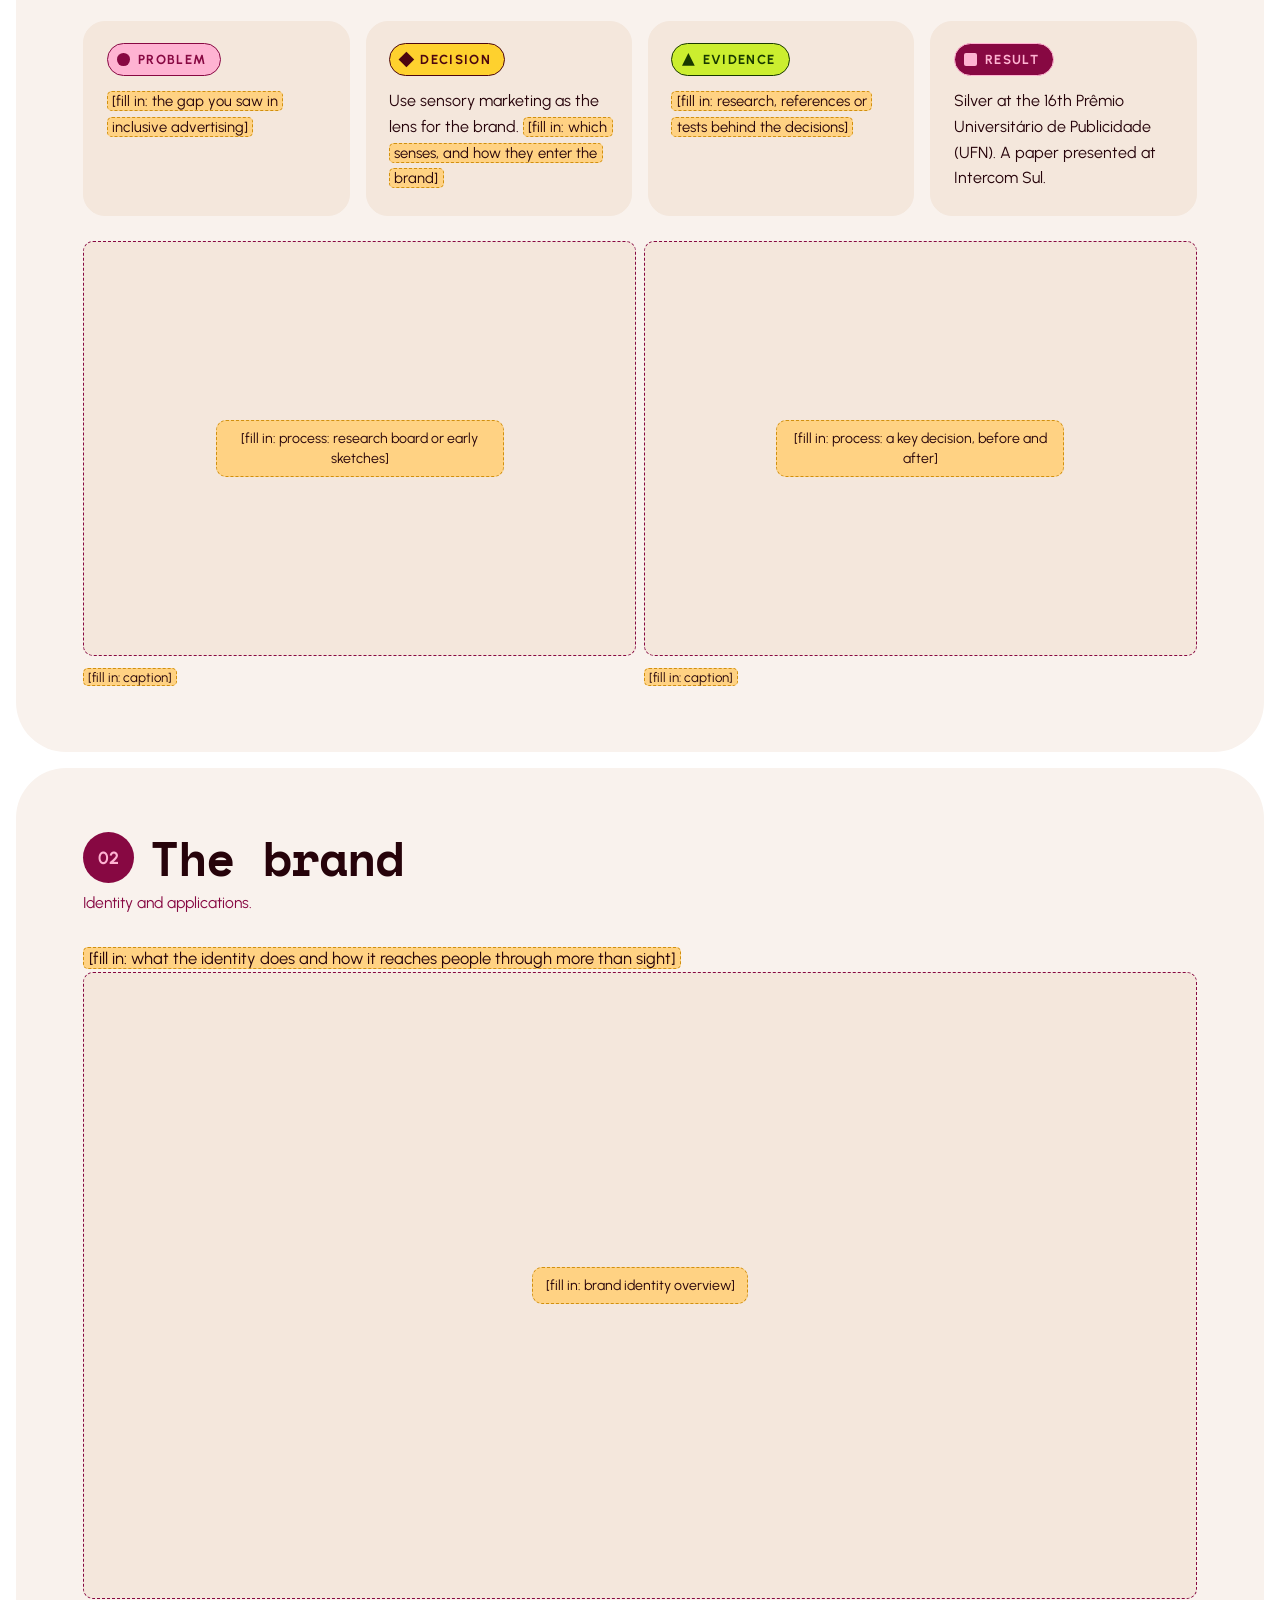
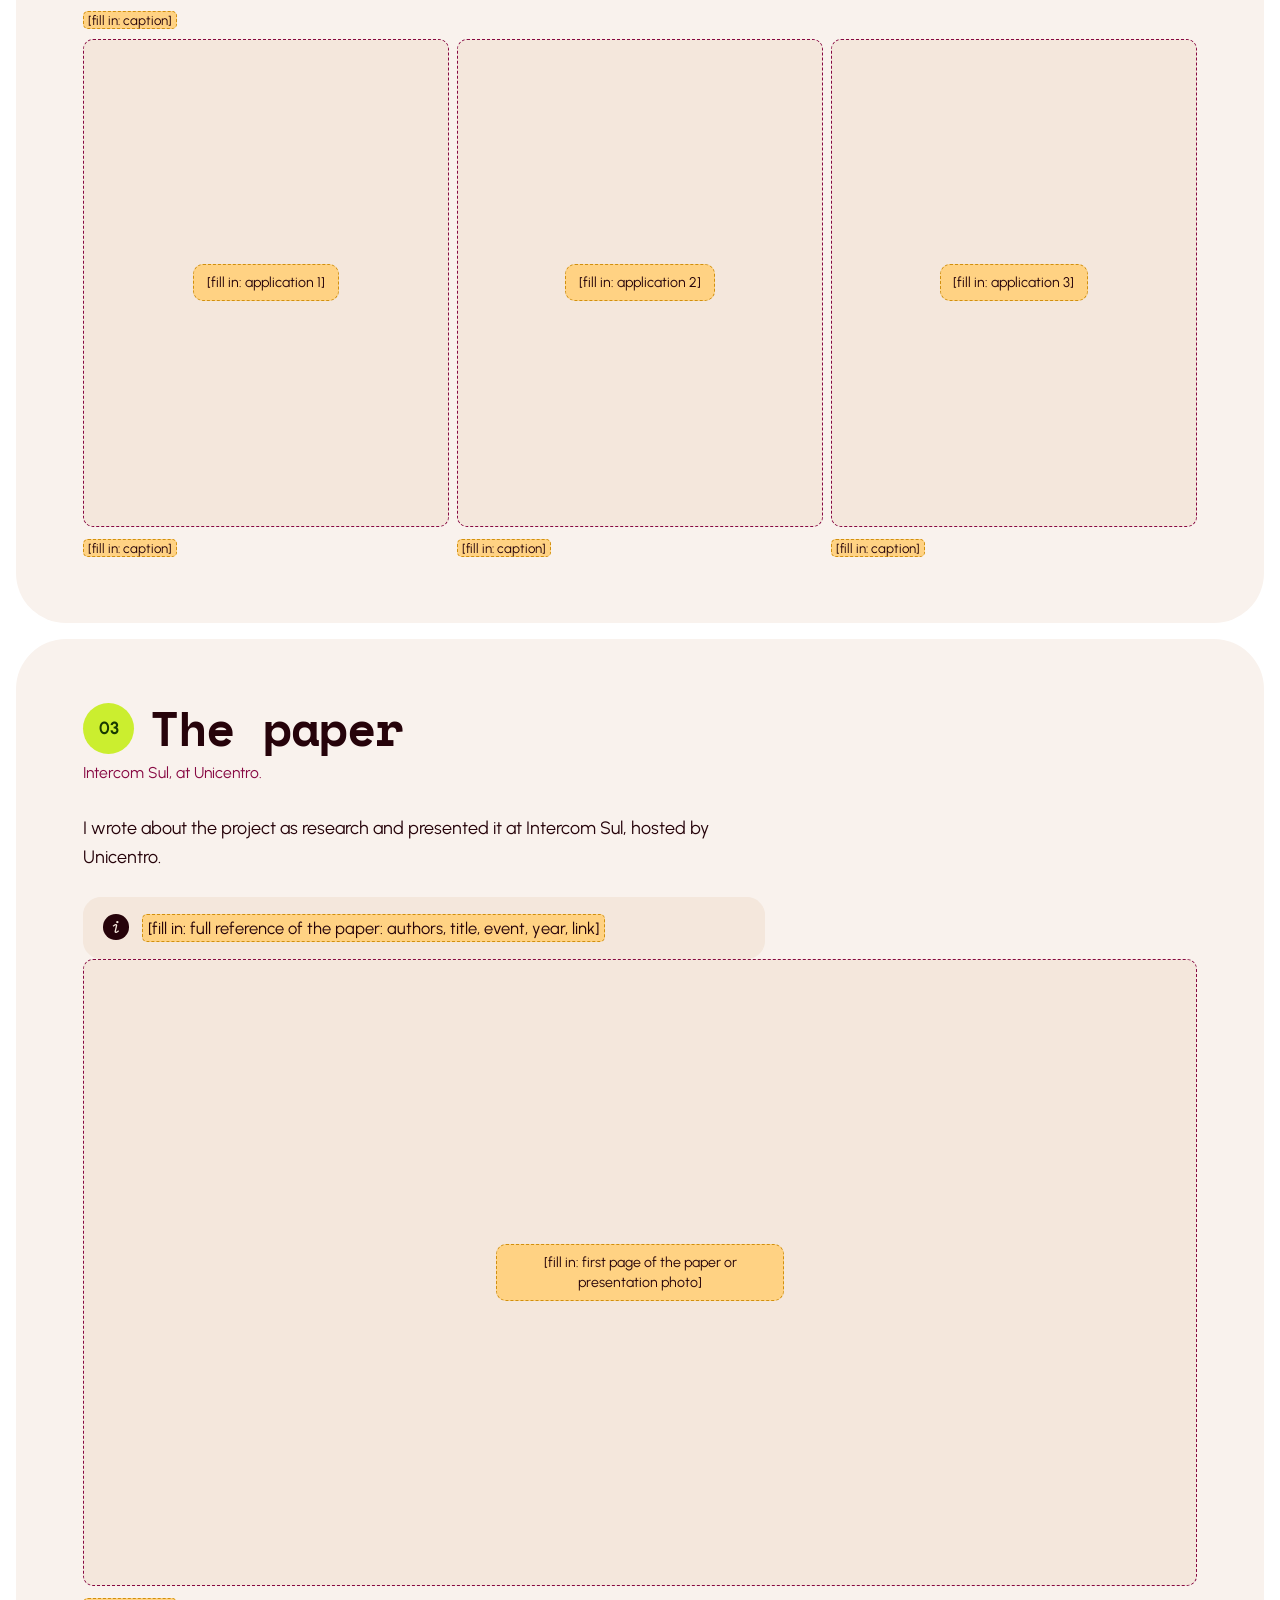
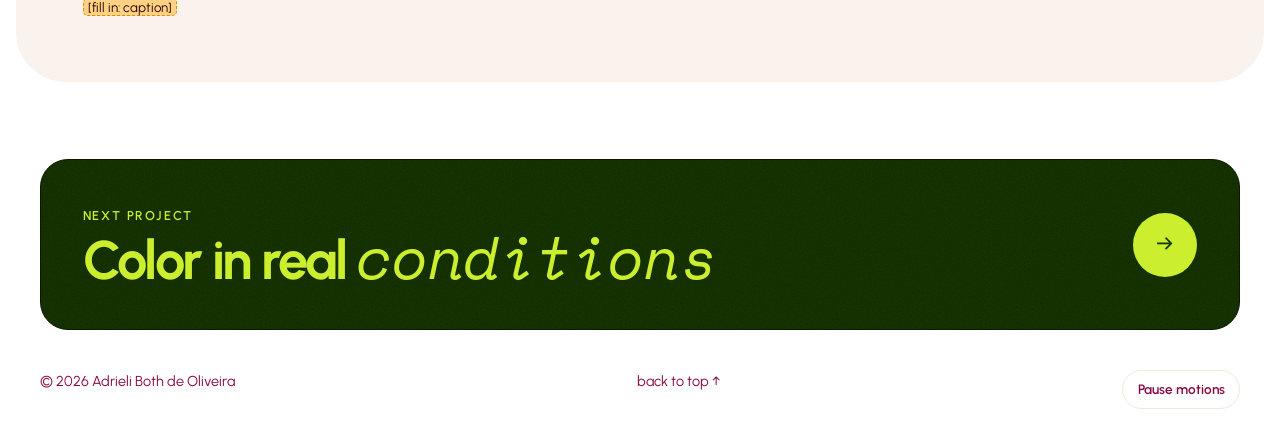
<file: sensa.html>
<!doctype html>
<html lang="en">
<head>
  <meta charset="utf-8">
  <meta name="viewport" content="width=device-width, initial-scale=1">
  <title>Sensa! • adrieli • portfolio</title>
  <meta name="description" content="Sensa!: branding in inclusive advertising through sensory marketing. Silver at the 16th Prêmio Universitário de Publicidade.">
  <!-- RASCUNHO: apague a linha "robots" abaixo quando o site estiver pronto para os programas -->
  <meta name="robots" content="noindex, nofollow">
  <link rel="canonical" href="https://adrieli.com.br/sensa.html">
  <meta property="og:type" content="website">
  <meta property="og:site_name" content="Adrieli Both de Oliveira">
  <meta property="og:title" content="Sensa! • adrieli • portfolio">
  <meta property="og:description" content="Sensa!: branding in inclusive advertising through sensory marketing. Silver at the 16th Prêmio Universitário de Publicidade.">
  <meta property="og:url" content="https://adrieli.com.br/sensa.html">
  <meta property="og:image" content="https://adrieli.com.br/og-image.png">
  <meta property="og:image:alt" content="color for every way of seeing. Portfolio of Adrieli Both de Oliveira.">
  <meta name="twitter:card" content="summary_large_image">
  <meta name="theme-color" content="#26030A">
  <link rel="icon" href="favicon.svg" type="image/svg+xml">
  <link rel="apple-touch-icon" href="apple-touch-icon.png">
  <script>try{document.documentElement.dataset.tema=localStorage.getItem("tema")||"claro"}catch(e){document.documentElement.dataset.tema="claro"}try{if(!sessionStorage.getItem("intro")&&!matchMedia("(prefers-reduced-motion: reduce)").matches)document.documentElement.classList.add("carregando")}catch(e){}</script>
  <link rel="stylesheet" href="style.css">
</head>
<body>
  <div class="loader" id="loader" aria-hidden="true">
    <div class="loader-grade"></div>
    <p class="loader-centro"><svg class="anel-carga" viewBox="0 0 100 190" preserveAspectRatio="none" aria-hidden="true"><defs><linearGradient id="anel-cor" gradientUnits="userSpaceOnUse" x1="0" y1="0" x2="100" y2="190"><stop offset="0" stop-color="#FC4D17"/><stop offset=".2" stop-color="#EEBE55"/><stop offset=".4" stop-color="#FEB3D2"/><stop offset=".6" stop-color="#9BA8EF"/><stop offset=".8" stop-color="#CBEE2F"/><stop offset="1" stop-color="#FF6533"/></linearGradient></defs><rect x="3" y="3" width="94" height="184" rx="47" pathLength="100" fill="none" stroke="url(#anel-cor)" stroke-width="10" vector-effect="non-scaling-stroke" stroke-linecap="round"/></svg><svg viewBox="0 0 100 100" aria-hidden="true"><circle cx="50" cy="37" r="27" fill="#FF6533"/><circle cx="50" cy="63" r="27" fill="#9BA8EF"/><path d="M26.34 50A27 27 0 0 1 73.66 50A27 27 0 0 1 26.34 50Z" fill="#D33916"/><circle cx="50" cy="50" r="10.5" fill="#F4E7DC"/><g class="pupila-loader"><circle cx="50" cy="50" r="4.6" fill="#26030A"/></g></svg></p>
    <span class="loader-pular"><span class="mouse">click or press any key to skip</span><span class="toque">tap to skip</span></span>
  </div>
  <p class="loader-sr" role="status" id="loader-status"></p>
  <script>(function(){var h=document.documentElement;if(!h.classList.contains("carregando"))return;
  var g=document.querySelector("#loader .loader-grade"),c=Math.min(innerWidth,1400)<700?92:Math.min(168,Math.max(92,innerWidth*.13)),
  cols=Math.ceil(innerWidth/c)+2,rows=Math.ceil(innerHeight/c)+2,f="";
  for(var r=0;r<rows;r++)for(var k=0;k<cols;k++){var d=-((r+k)*.32).toFixed(2),sd=(Math.abs(r-rows/2)+Math.abs(k-cols/2))*.03,par=(r*3+k)%4===0;
  var V=["#FF6533","#9BA8EF","#F7BB39","#D1D7F2","#FEB3D2","#FF6533","#CBEE2F"];f+='<div class="lc" style="--d:'+d+'s;--d2:'+(-(r+k)*.6).toFixed(1)+'s;--sd:'+sd.toFixed(2)+'s;--c2:'+V[(r+2*k)%V.length]+'"><i></i>'+(par?'<i></i>':'')+'</div>';}
  g.innerHTML=f;g.style.gridTemplateColumns="repeat("+cols+","+c+"px)";g.style.gridAutoRows=c+"px";document.getElementById("loader-status").textContent="Loading portfolio";})();</script>
    <a class="pular" href="#conteudo">Skip to content</a>

  <header class="topo">
    <nav class="nav" aria-label="Main">
      <a href="index.html" class="logo" aria-label="Adrieli Both de Oliveira, home">adrieli<svg viewBox="0 0 100 100" aria-hidden="true" focusable="false"><circle cx="50" cy="37" r="27" fill="#FF6533"/><circle cx="50" cy="63" r="27" fill="#9BA8EF"/><path d="M26.34 50A27 27 0 0 1 73.66 50A27 27 0 0 1 26.34 50Z" fill="#D33916"/><circle cx="50" cy="50" r="10.5" fill="#F4E7DC"/><circle cx="50" cy="50" r="4.6" fill="#26030A"/></svg></a>
      <button class="menu-btn" aria-label="Open menu" aria-expanded="false"><span></span><span></span></button>
      <ul class="nav-links">
        <li><a href="index.html#work">work</a></li>
        <li><a href="index.html#method">method</a></li>
        <li><a href="research.html">research</a></li>
        <li><a href="index.html#about">about</a></li>
        <li><a href="index.html#contact" class="btn btn-limao btn-nav">get in touch ↗</a></li>
      </ul>
    </nav>
  </header>

  <main id="conteudo">
    <section class="case-hero" style="--acento: var(--laranja); --acento2: var(--amarelo);">
      <div class="hero-blobs" aria-hidden="true"><span class="blob b1"></span><span class="blob b2"></span><span class="blob b3"></span></div>
      <div class="case-miolo">
        
        <a class="voltar" href="index.html#work">← all work</a>
        <p class="case-num"><span>02</span>branding · 2023</p>
        <h1>Sensa<em>!</em></h1>
        <p class="case-lead">Branding in inclusive advertising, seen through <strong>sensory marketing</strong>.</p>
        <dl class="case-meta">
          <div><dt>Role</dt><dd>Creative Director and Art Director</dd></div>
          <div><dt>Year</dt><dd>2023</dd></div>
          <div><dt>Recognition</dt><dd>Silver, 16th Prêmio Universitário de Publicidade (UFN)</dd></div>
          <div><dt>Publication</dt><dd>Paper presented at Intercom Sul, hosted by Unicentro</dd></div>
          <div><dt>Team</dt><dd><span class="preencher">[fill in: team size]</span></dd></div>
        </dl>
      </div>
    </section>
    <div class="container creditos-faixa">
        <dl class="creditos" aria-label="Authorship and team">
          <div><dt>Designers</dt><dd><span class="preencher">[fill in: number]</span></dd></div>
          <div><dt>My part</dt><dd><span class="preencher">[fill in: which drawings or details I made]</span></dd></div>
          <div><dt>Team</dt><dd><span class="preencher">[fill in: full names of all members]</span></dd></div>
        </dl>
    </div>

    <figure class="slot capa-case">
      <div class="slot-img ar-pano"><span>[fill in: cover image of Sensa!]</span></div>
    </figure>

    <section class="capitulo">
      <div class="container cap-grid">
        <header class="cap-cabeca">
          <span class="cap-num bg-laranja">01</span>
          <h2>The question</h2>
          <p>What the project set out to answer.</p>
        </header>
        <div class="cap-corpo">
          <p><span class="preencher">[fill in: in two or three short sentences: what Sensa! is and who it is for]</span></p>
          <div class="pder">
            <div class="pder-item"><span class="pder-tag tag-p"><i></i>Problem</span><p><span class="preencher">[fill in: the gap you saw in inclusive advertising]</span></p></div>
            <div class="pder-item"><span class="pder-tag tag-d"><i></i>Decision</span><p>Use sensory marketing as the lens for the brand. <span class="preencher">[fill in: which senses, and how they enter the brand]</span></p></div>
            <div class="pder-item"><span class="pder-tag tag-e"><i></i>Evidence</span><p><span class="preencher">[fill in: research, references or tests behind the decisions]</span></p></div>
            <div class="pder-item"><span class="pder-tag tag-r"><i></i>Result</span><p>Silver at the 16th Prêmio Universitário de Publicidade (UFN). A paper presented at Intercom Sul.</p></div>
          </div>
          <div class="grade-2"><figure class="slot"><div class="slot-img "><span>[fill in: process: research board or early sketches]</span></div><figcaption><span class="preencher">[fill in: caption]</span></figcaption></figure><figure class="slot"><div class="slot-img "><span>[fill in: process: a key decision, before and after]</span></div><figcaption><span class="preencher">[fill in: caption]</span></figcaption></figure></div>
        </div>
      </div>
    </section>

    <section class="capitulo">
      <div class="container cap-grid">
        <header class="cap-cabeca">
          <span class="cap-num bg-roxo">02</span>
          <h2>The brand</h2>
          <p>Identity and applications.</p>
        </header>
        <div class="cap-corpo">
          <p><span class="preencher">[fill in: what the identity does and how it reaches people through more than sight]</span></p>
          <figure class="slot"><div class="slot-img ar-wide"><span>[fill in: brand identity overview]</span></div><figcaption><span class="preencher">[fill in: caption]</span></figcaption></figure>
          <div class="grade-3"><figure class="slot"><div class="slot-img ar-tall"><span>[fill in: application 1]</span></div><figcaption><span class="preencher">[fill in: caption]</span></figcaption></figure><figure class="slot"><div class="slot-img ar-tall"><span>[fill in: application 2]</span></div><figcaption><span class="preencher">[fill in: caption]</span></figcaption></figure><figure class="slot"><div class="slot-img ar-tall"><span>[fill in: application 3]</span></div><figcaption><span class="preencher">[fill in: caption]</span></figcaption></figure></div>
        </div>
      </div>
    </section>

    <section class="capitulo">
      <div class="container cap-grid">
        <header class="cap-cabeca">
          <span class="cap-num bg-limao">03</span>
          <h2>The paper</h2>
          <p>Intercom Sul, at Unicentro.</p>
        </header>
        <div class="cap-corpo">
          <p>I wrote about the project as research and presented it at Intercom Sul, hosted by Unicentro.</p>
          <p class="nota"><span class="preencher">[fill in: full reference of the paper: authors, title, event, year, link]</span></p>
          <figure class="slot"><div class="slot-img ar-wide"><span>[fill in: first page of the paper or presentation photo]</span></div><figcaption><span class="preencher">[fill in: caption]</span></figcaption></figure>
        </div>
      </div>
    </section>

    <a class="proximo" href="research.html"><div><span>next project</span><br><strong>Color in real <em>conditions</em></strong></div><i aria-hidden="true">→</i></a>
  </main>

  <footer class="rodape-simples">
    <p>© <span class="ano"></span> Adrieli Both de Oliveira</p>
    <a href="#conteudo">back to top ↑</a>
  </footer>

  <script src="script.js"></script>
</body>
</html>
</file>
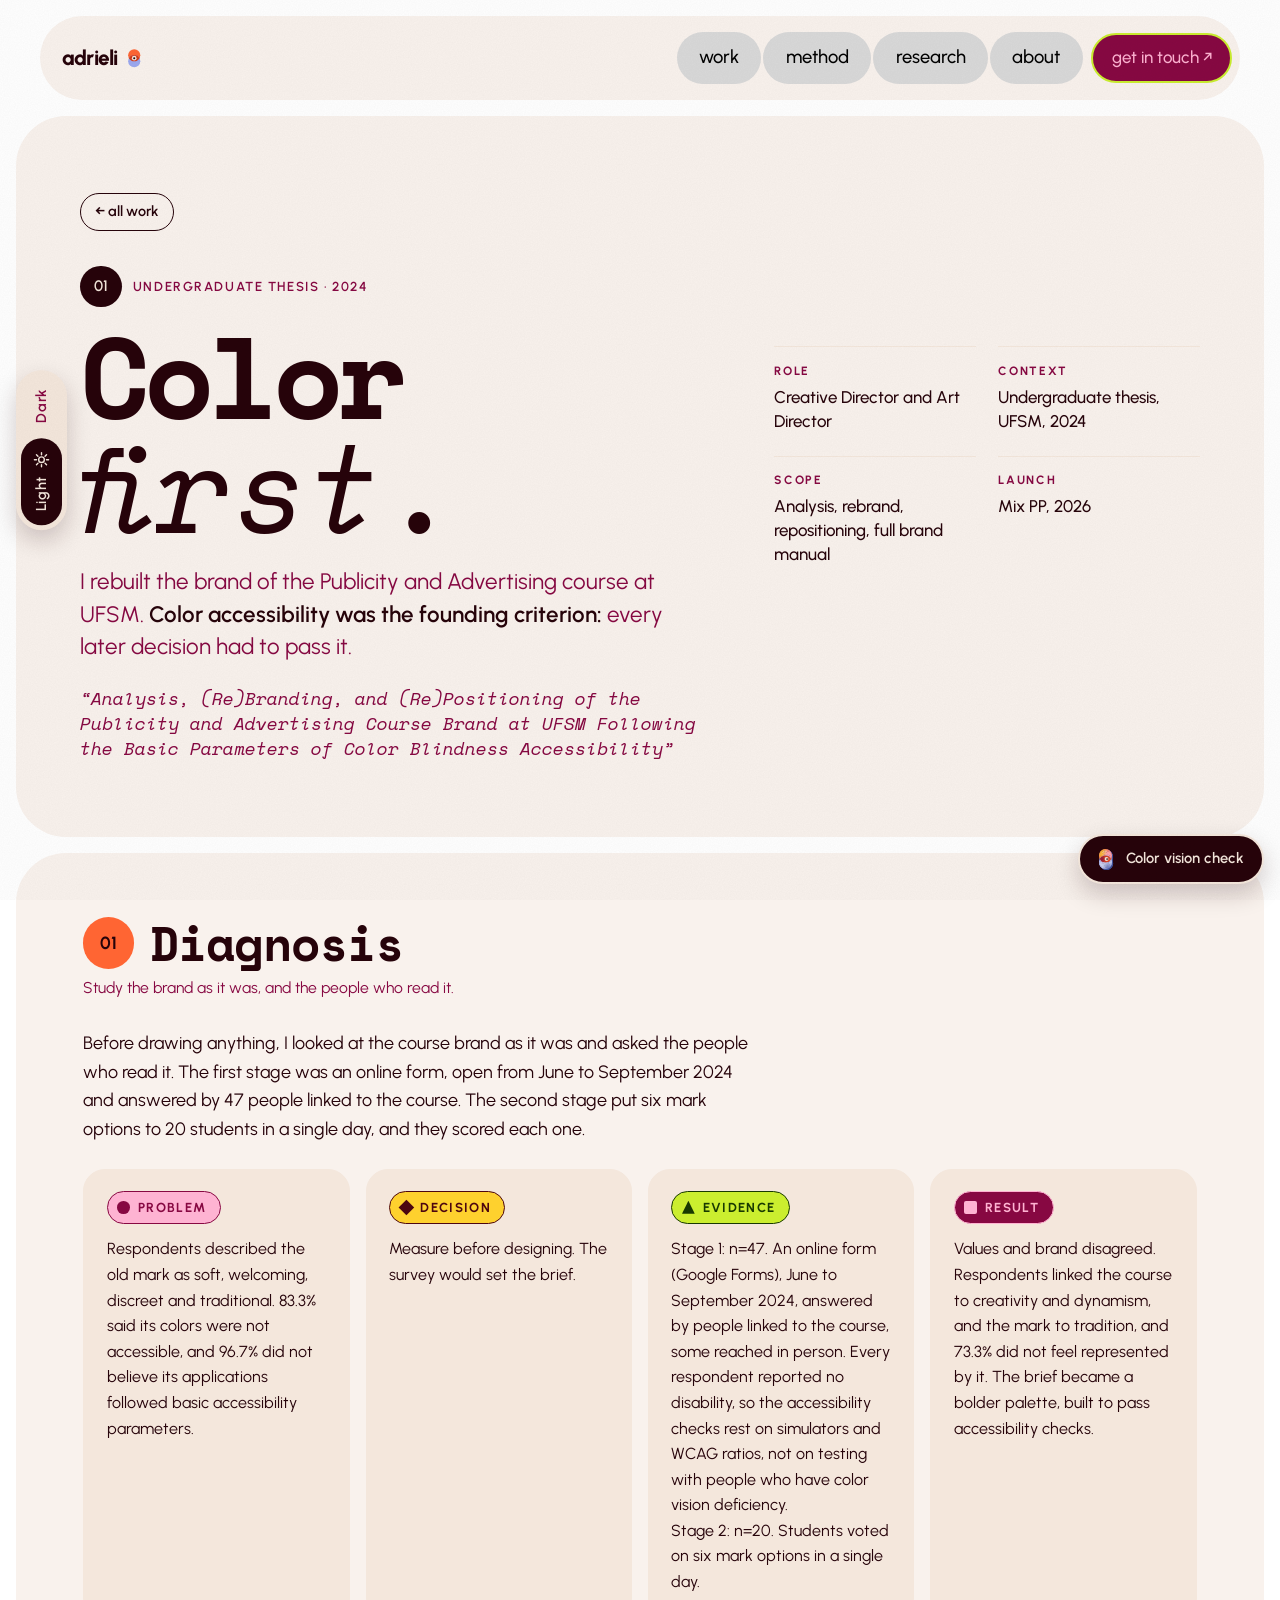
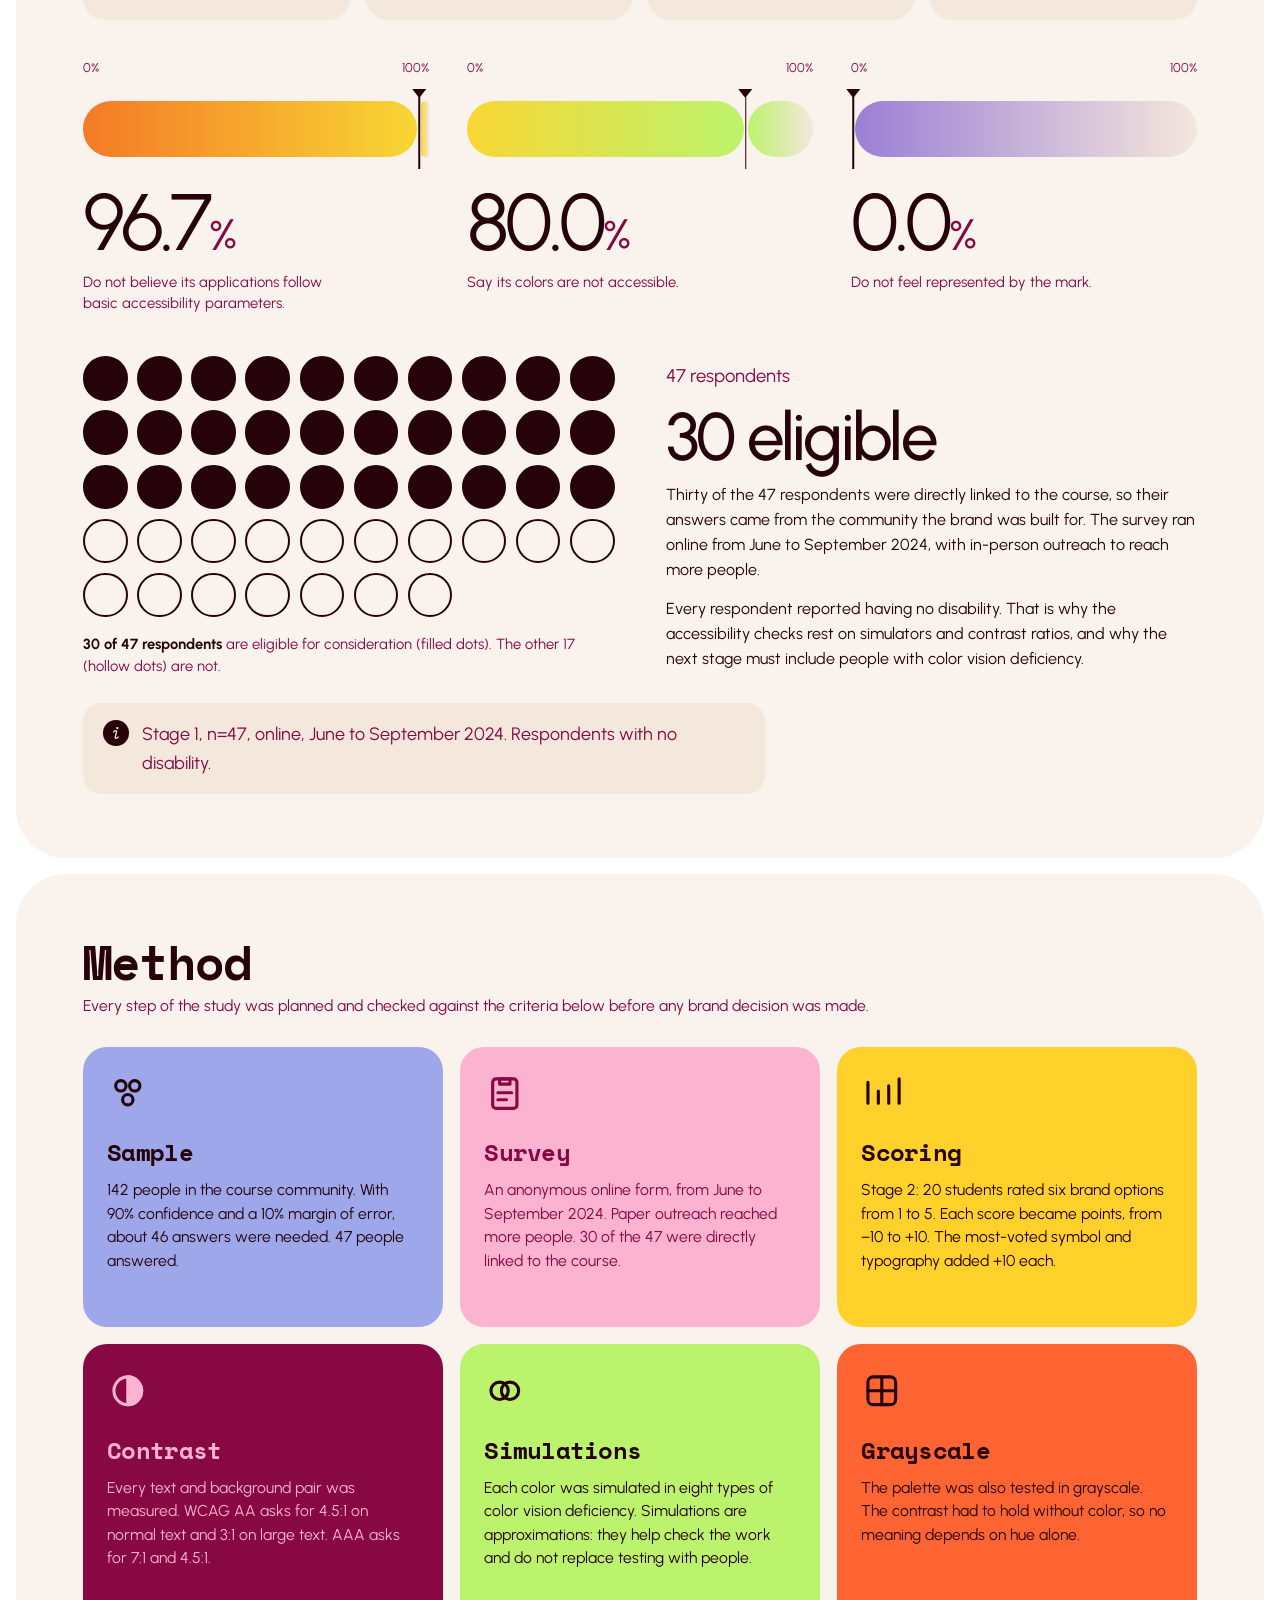
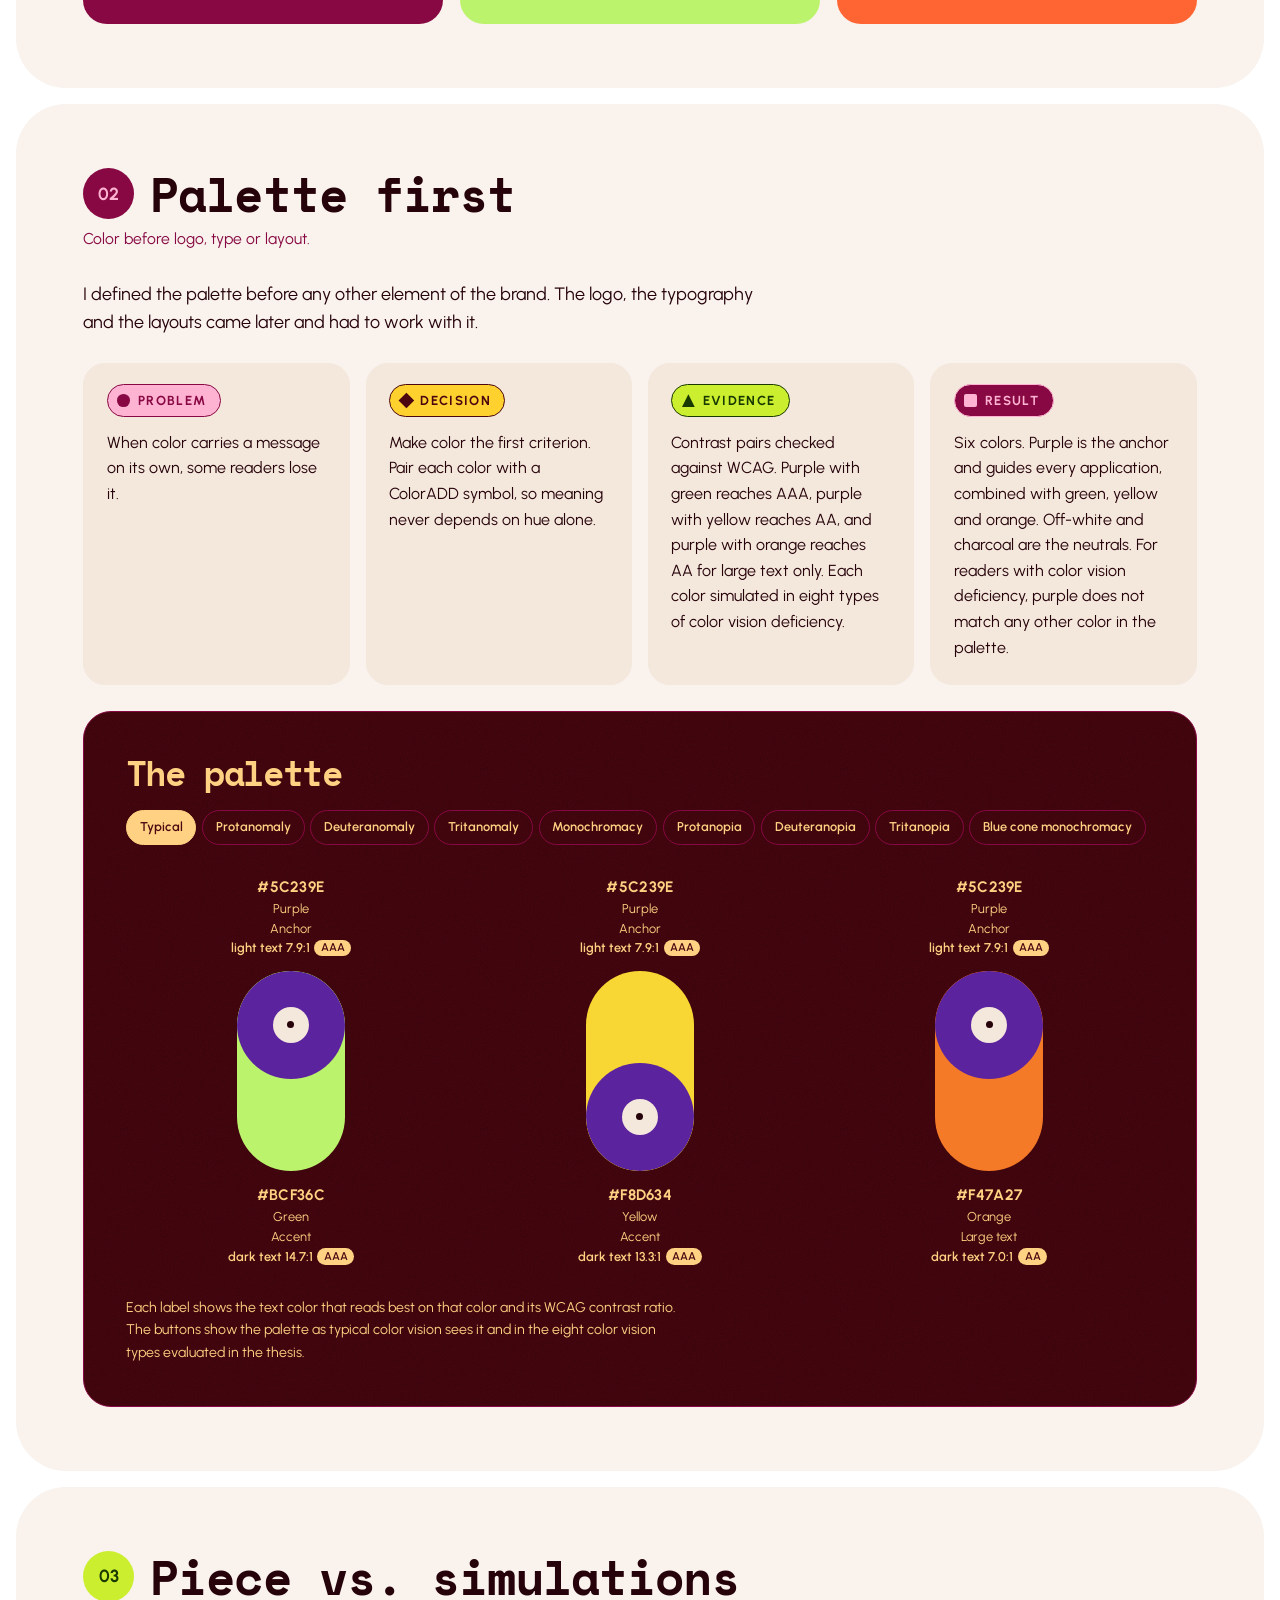
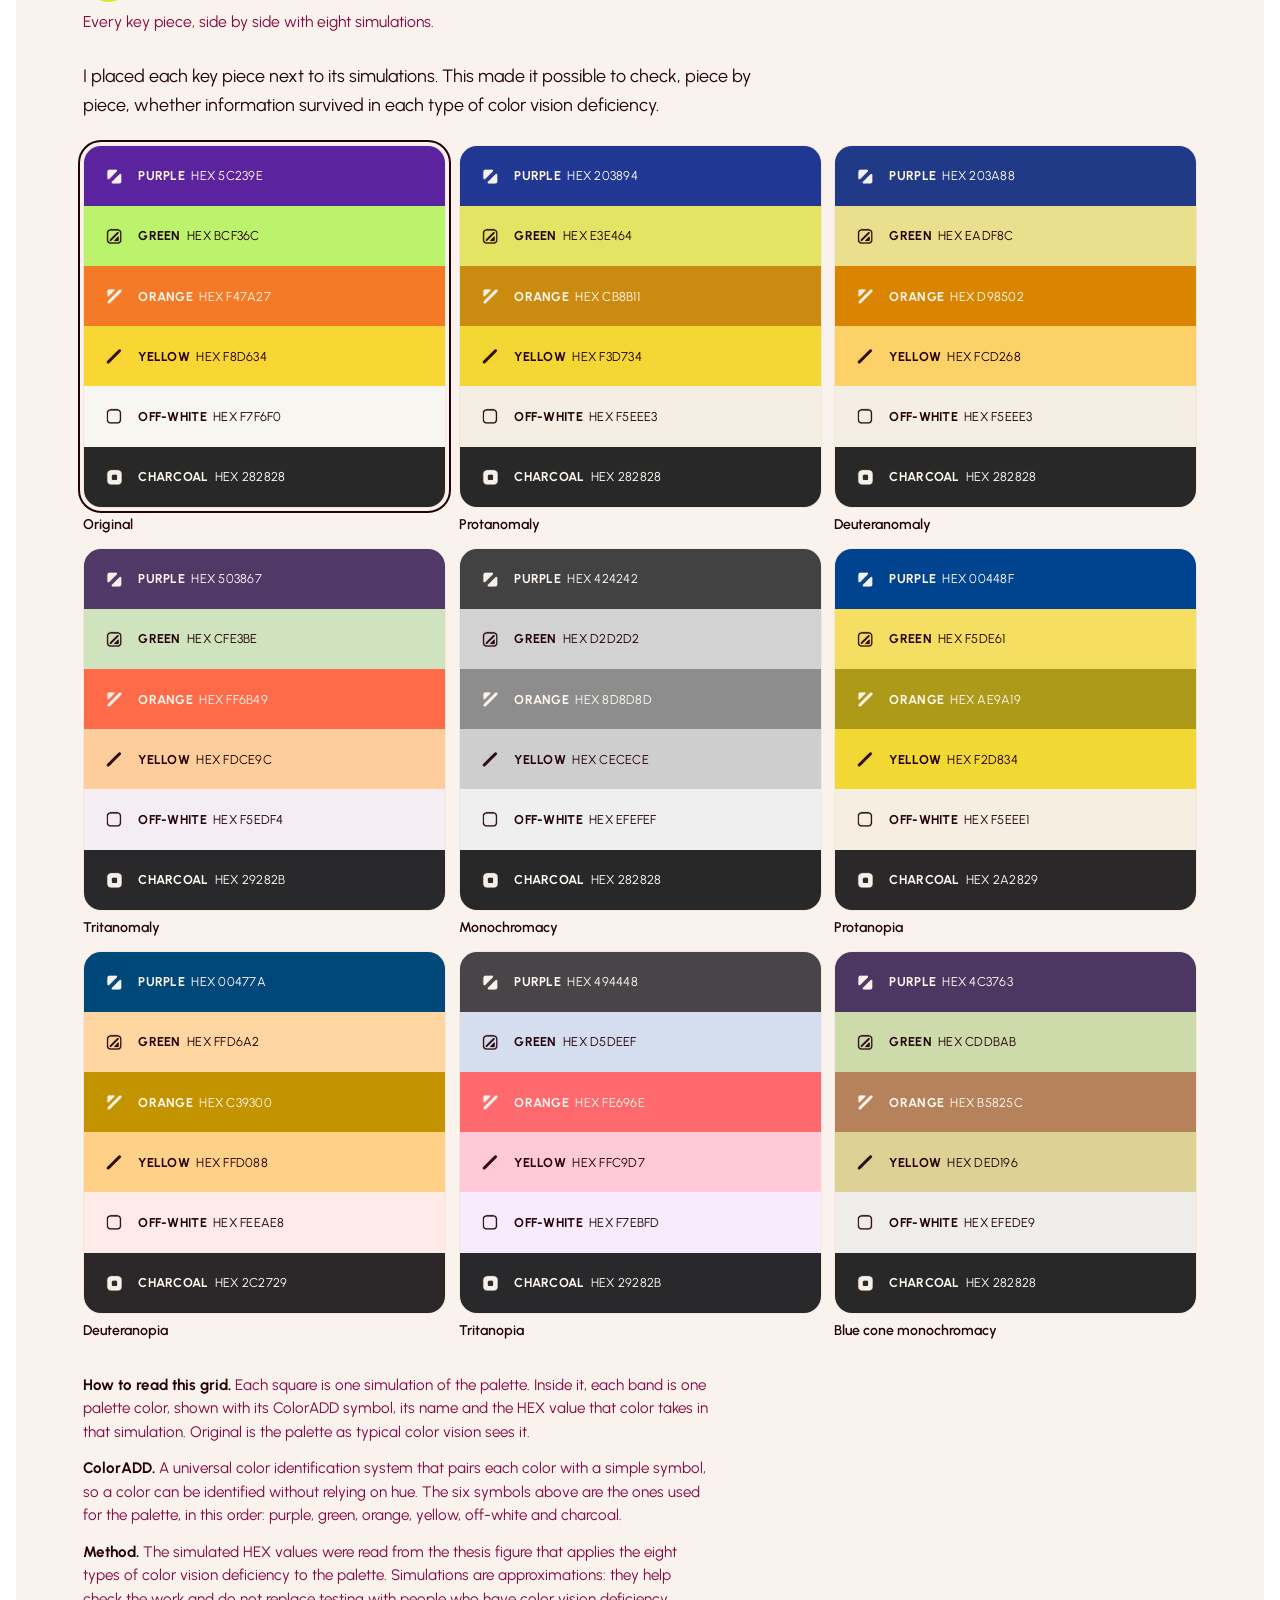
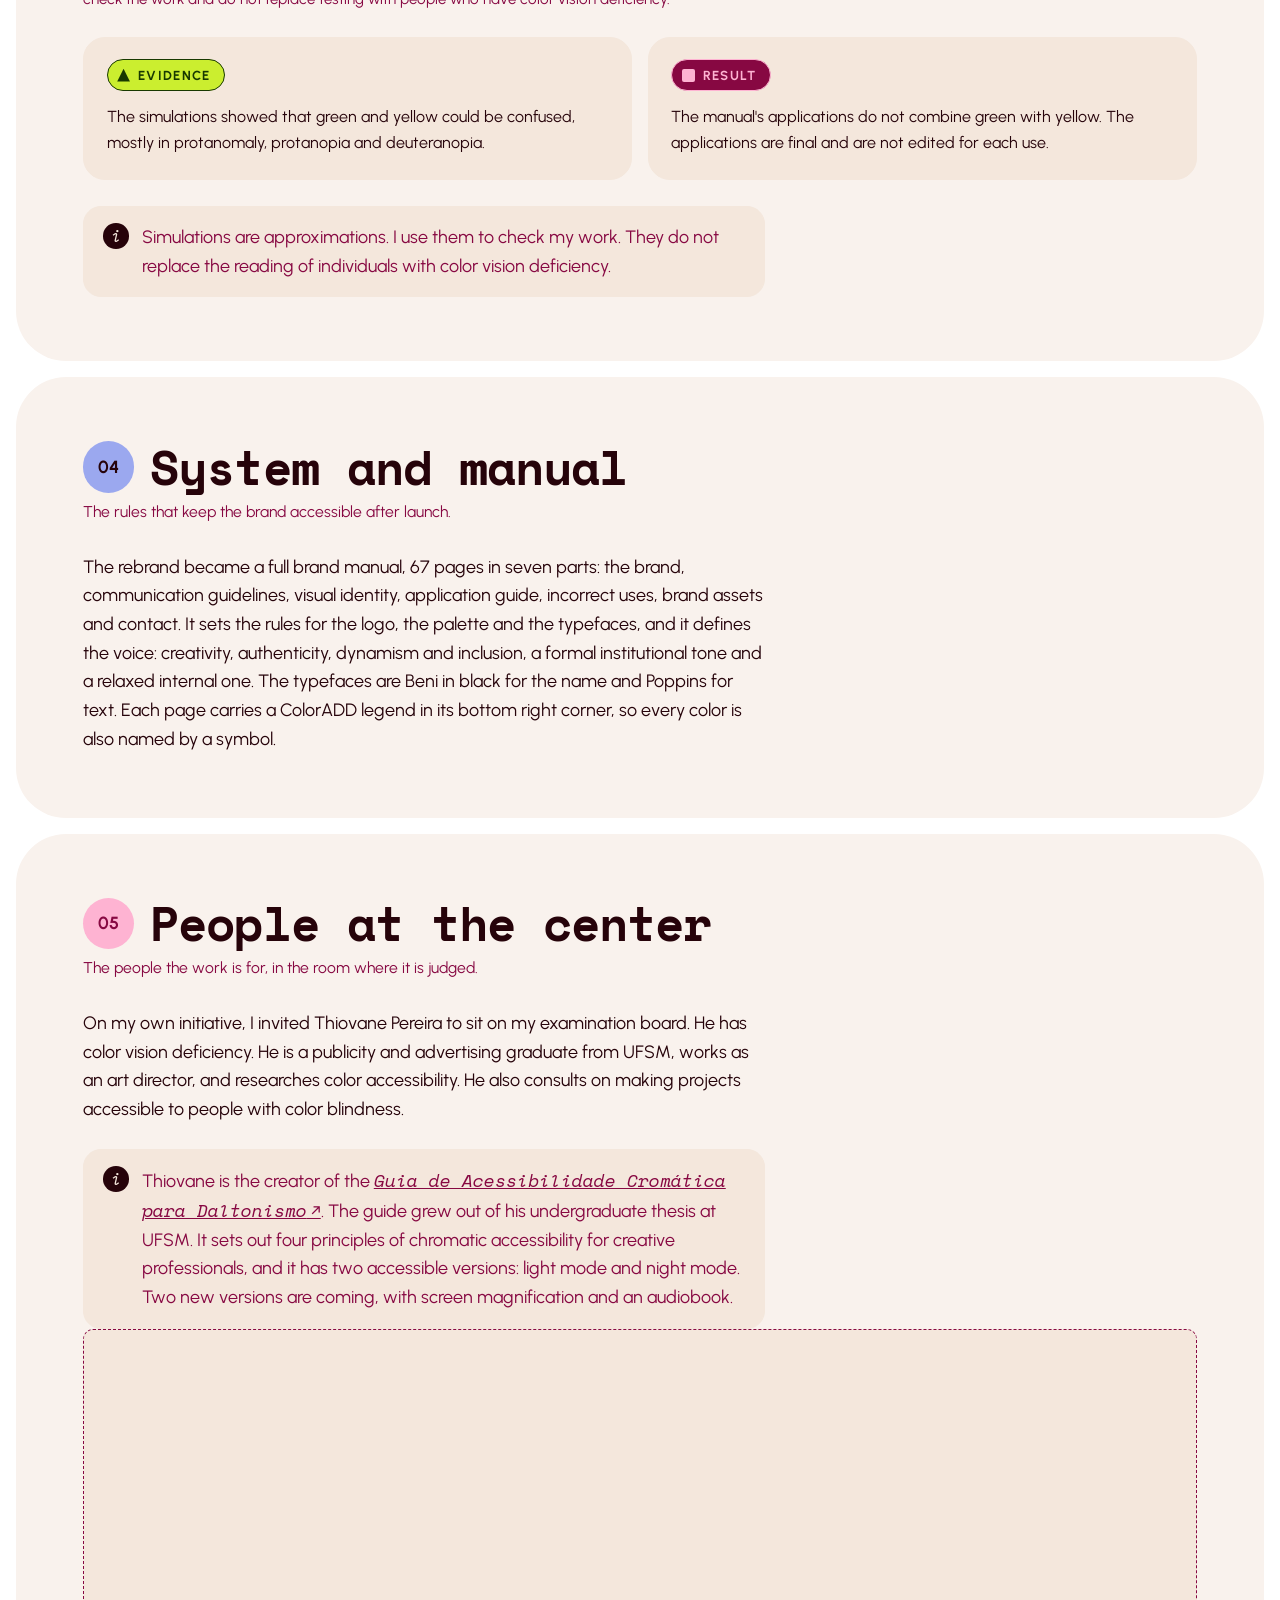
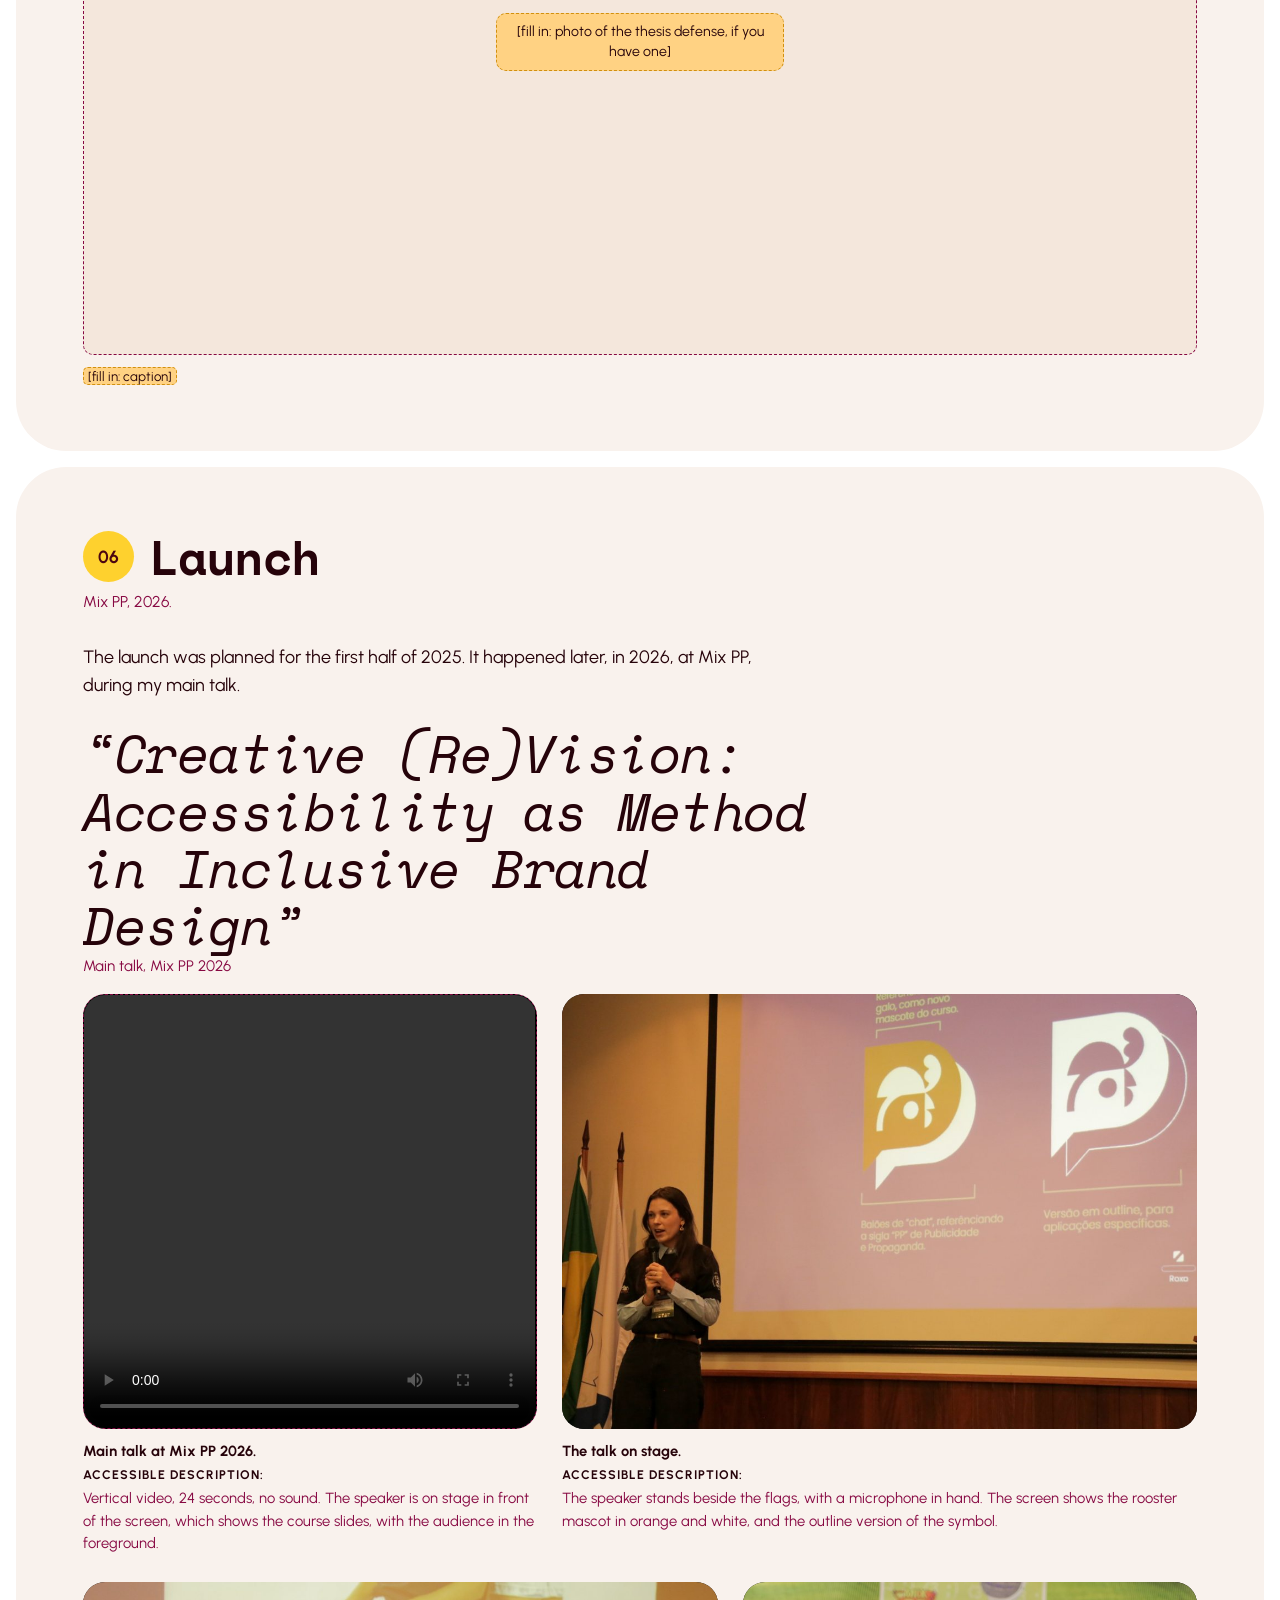
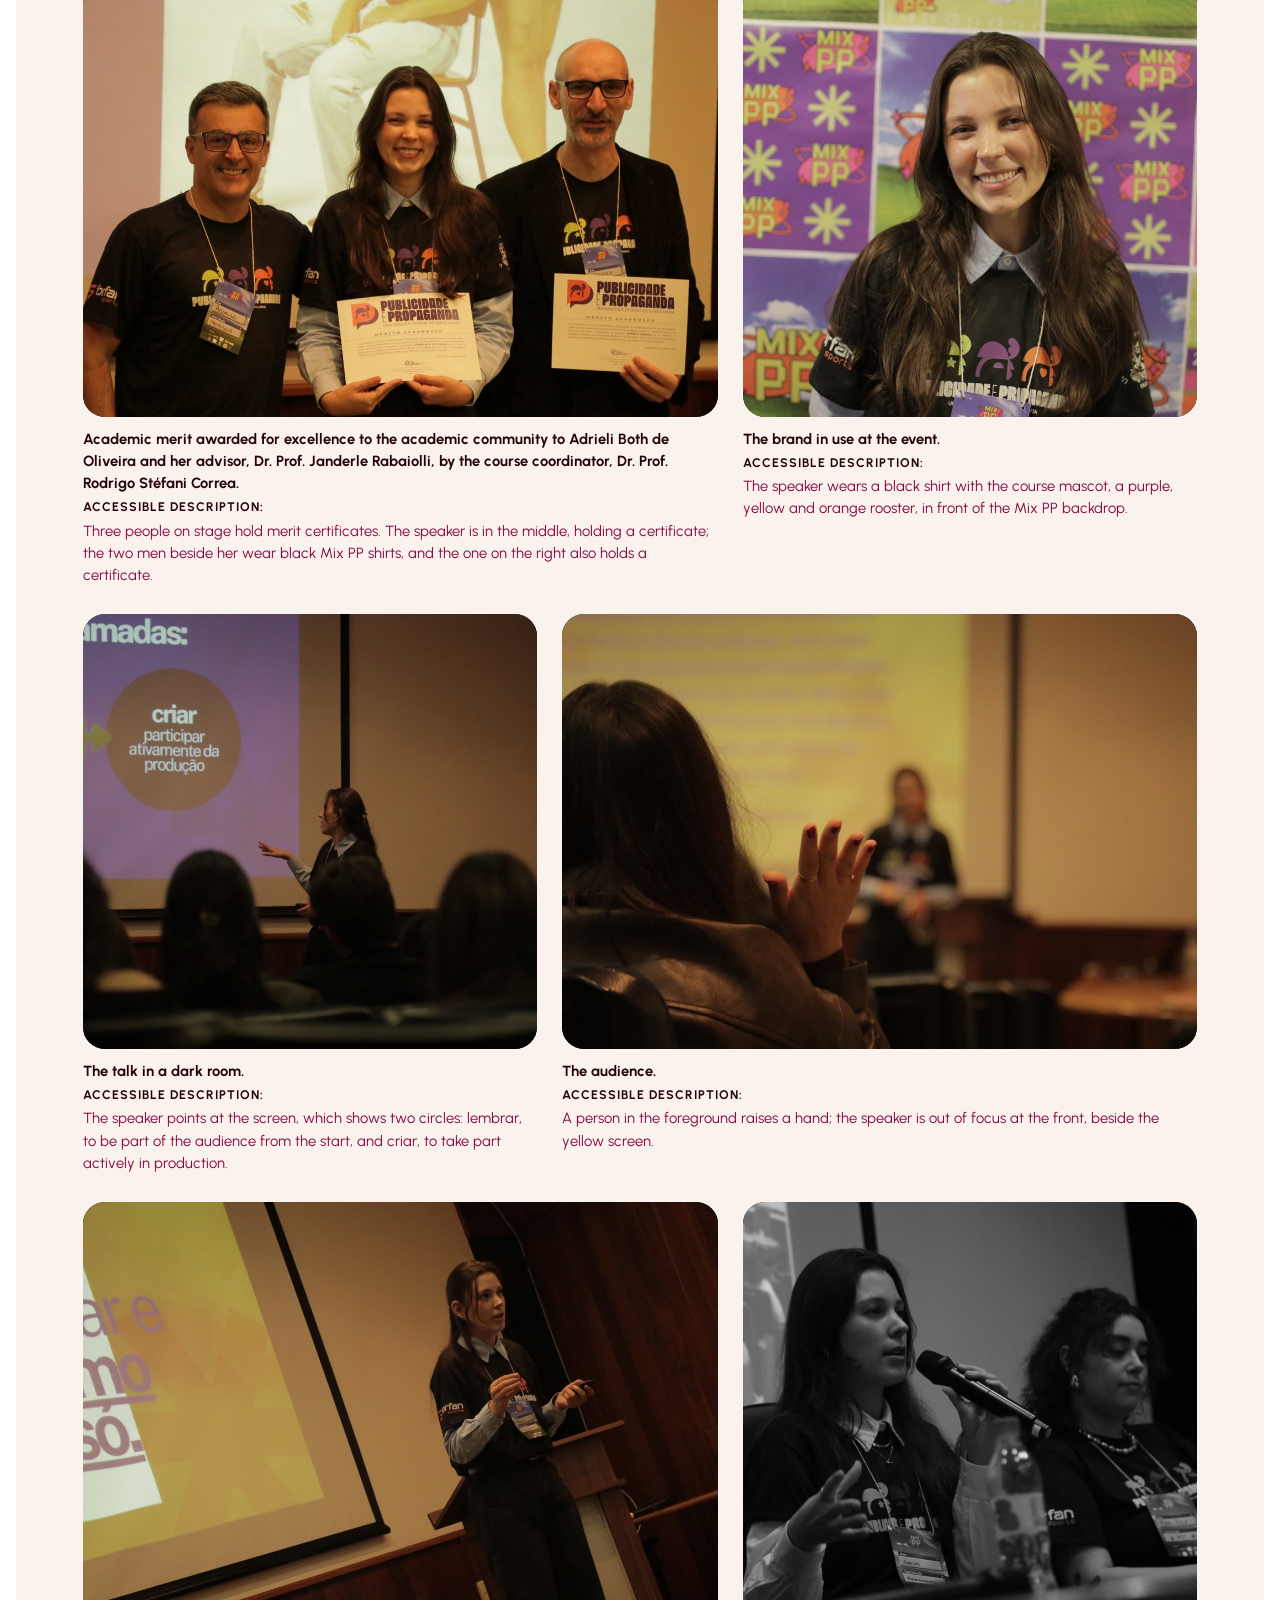
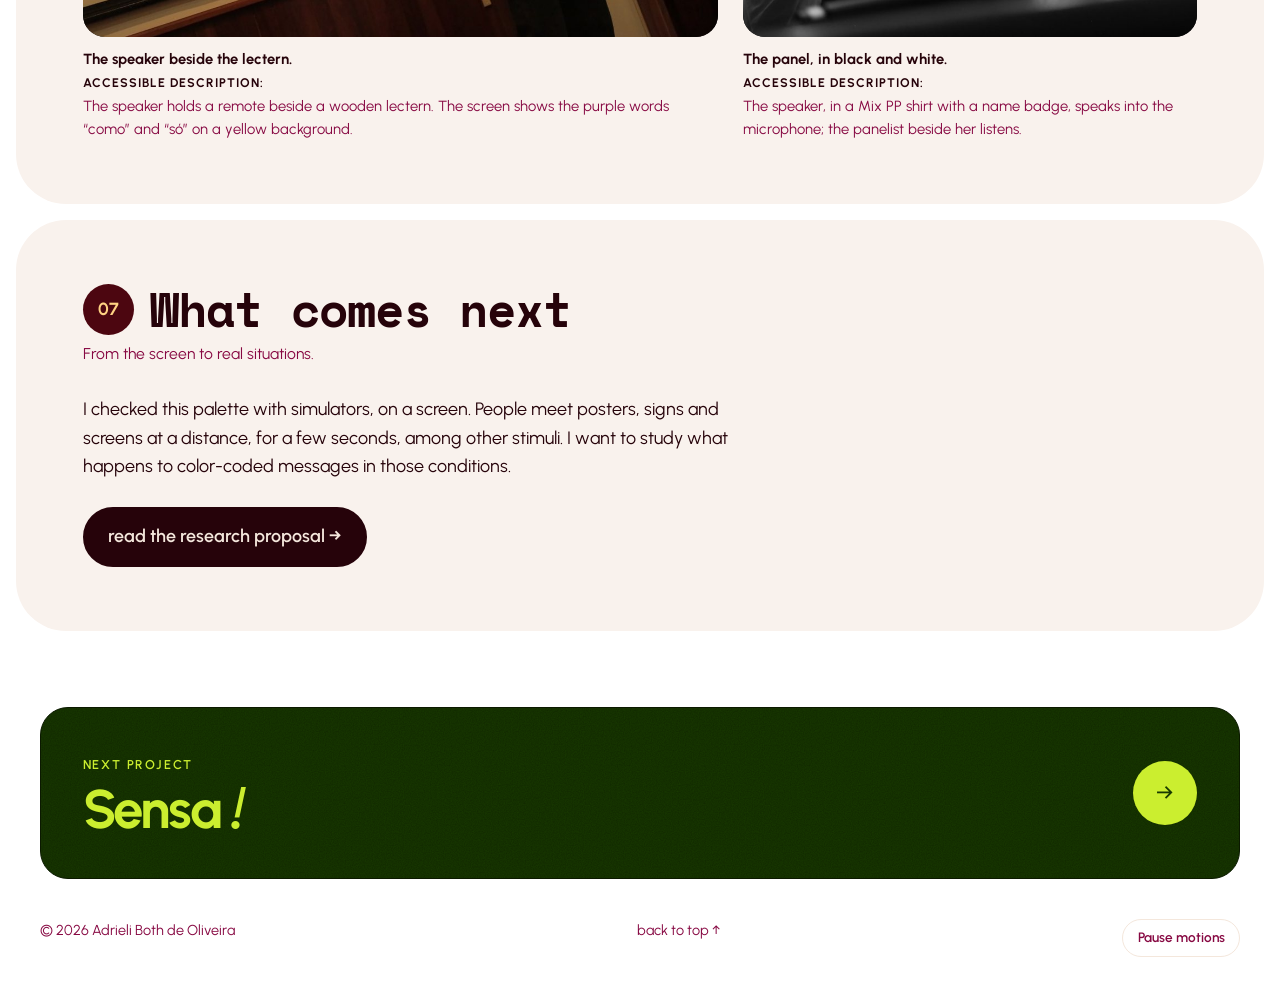
<file: tcc.html>
<!doctype html>
<html lang="en">
<head>
  <meta charset="utf-8">
  <meta name="viewport" content="width=device-width, initial-scale=1">
  <title>Color first • adrieli • portfolio</title>
  <meta name="description" content="Undergraduate thesis: a rebrand of UFSM's Publicity and Advertising course with color accessibility as the founding criterion.">
  <!-- RASCUNHO: apague a linha "robots" abaixo quando o site estiver pronto para os programas -->
  <meta name="robots" content="noindex, nofollow">
  <link rel="canonical" href="https://adrieli.com.br/tcc.html">
  <meta property="og:type" content="website">
  <meta property="og:site_name" content="Adrieli Both de Oliveira">
  <meta property="og:title" content="Color first • adrieli • portfolio">
  <meta property="og:description" content="Undergraduate thesis: a rebrand of UFSM's Publicity and Advertising course with color accessibility as the founding criterion.">
  <meta property="og:url" content="https://adrieli.com.br/tcc.html">
  <meta property="og:image" content="https://adrieli.com.br/og-image.png">
  <meta property="og:image:alt" content="color for every way of seeing. Portfolio of Adrieli Both de Oliveira.">
  <meta name="twitter:card" content="summary_large_image">
  <meta name="theme-color" content="#26030A">
  <link rel="icon" href="favicon.svg" type="image/svg+xml">
  <link rel="apple-touch-icon" href="apple-touch-icon.png">
  <script>try{document.documentElement.dataset.tema=localStorage.getItem("tema")||"claro"}catch(e){document.documentElement.dataset.tema="claro"}try{if(!sessionStorage.getItem("intro")&&!matchMedia("(prefers-reduced-motion: reduce)").matches)document.documentElement.classList.add("carregando")}catch(e){}</script>
  <link rel="stylesheet" href="style.css">
</head>
<body>
  <div class="loader" id="loader" aria-hidden="true">
    <div class="loader-grade"></div>
    <p class="loader-centro"><svg class="anel-carga" viewBox="0 0 100 190" preserveAspectRatio="none" aria-hidden="true"><defs><linearGradient id="anel-cor" gradientUnits="userSpaceOnUse" x1="0" y1="0" x2="100" y2="190"><stop offset="0" stop-color="#FC4D17"/><stop offset=".2" stop-color="#EEBE55"/><stop offset=".4" stop-color="#FEB3D2"/><stop offset=".6" stop-color="#9BA8EF"/><stop offset=".8" stop-color="#CBEE2F"/><stop offset="1" stop-color="#FF6533"/></linearGradient></defs><rect x="3" y="3" width="94" height="184" rx="47" pathLength="100" fill="none" stroke="url(#anel-cor)" stroke-width="10" vector-effect="non-scaling-stroke" stroke-linecap="round"/></svg><svg viewBox="0 0 100 100" aria-hidden="true"><circle cx="50" cy="37" r="27" fill="#FF6533"/><circle cx="50" cy="63" r="27" fill="#9BA8EF"/><path d="M26.34 50A27 27 0 0 1 73.66 50A27 27 0 0 1 26.34 50Z" fill="#D33916"/><circle cx="50" cy="50" r="10.5" fill="#F4E7DC"/><g class="pupila-loader"><circle cx="50" cy="50" r="4.6" fill="#26030A"/></g></svg></p>
    <span class="loader-pular"><span class="mouse">click or press any key to skip</span><span class="toque">tap to skip</span></span>
  </div>
  <p class="loader-sr" role="status" id="loader-status"></p>
  <script>(function(){var h=document.documentElement;if(!h.classList.contains("carregando"))return;
  var g=document.querySelector("#loader .loader-grade"),c=Math.min(innerWidth,1400)<700?92:Math.min(168,Math.max(92,innerWidth*.13)),
  cols=Math.ceil(innerWidth/c)+2,rows=Math.ceil(innerHeight/c)+2,f="";
  for(var r=0;r<rows;r++)for(var k=0;k<cols;k++){var d=-((r+k)*.32).toFixed(2),sd=(Math.abs(r-rows/2)+Math.abs(k-cols/2))*.03,par=(r*3+k)%4===0;
  var V=["#FF6533","#9BA8EF","#F7BB39","#D1D7F2","#FEB3D2","#FF6533","#CBEE2F"];f+='<div class="lc" style="--d:'+d+'s;--d2:'+(-(r+k)*.6).toFixed(1)+'s;--sd:'+sd.toFixed(2)+'s;--c2:'+V[(r+2*k)%V.length]+'"><i></i>'+(par?'<i></i>':'')+'</div>';}
  g.innerHTML=f;g.style.gridTemplateColumns="repeat("+cols+","+c+"px)";g.style.gridAutoRows=c+"px";document.getElementById("loader-status").textContent="Loading portfolio";})();</script>
    <a class="pular" href="#conteudo">Skip to content</a>

  <header class="topo">
    <nav class="nav" aria-label="Main">
      <a href="index.html" class="logo" aria-label="Adrieli Both de Oliveira, home">adrieli<svg viewBox="0 0 100 100" aria-hidden="true" focusable="false"><circle cx="50" cy="37" r="27" fill="#FF6533"/><circle cx="50" cy="63" r="27" fill="#9BA8EF"/><path d="M26.34 50A27 27 0 0 1 73.66 50A27 27 0 0 1 26.34 50Z" fill="#D33916"/><circle cx="50" cy="50" r="10.5" fill="#F4E7DC"/><circle cx="50" cy="50" r="4.6" fill="#26030A"/></svg></a>
      <button class="menu-btn" aria-label="Open menu" aria-expanded="false"><span></span><span></span></button>
      <ul class="nav-links">
        <li><a href="index.html#work">work</a></li>
        <li><a href="index.html#method">method</a></li>
        <li><a href="research.html">research</a></li>
        <li><a href="index.html#about">about</a></li>
        <li><a href="index.html#contact" class="btn btn-limao btn-nav">get in touch ↗</a></li>
      </ul>
    </nav>
  </header>

  <main id="conteudo">
    <section class="case-hero" style="--acento: var(--laranja); --acento2: var(--rosa);">
      <div class="hero-blobs" aria-hidden="true"><span class="blob b1"></span><span class="blob b2"></span><span class="blob b3"></span></div>
      <div class="case-miolo">
        
        <a class="voltar" href="index.html#work">← all work</a>
        <p class="case-num"><span>01</span>undergraduate thesis · 2024</p>
        <h1>Color <em>first</em>.</h1>
        <p class="case-lead">I rebuilt the brand of the Publicity and Advertising course at UFSM. <strong>Color accessibility was the founding criterion:</strong> every later decision had to pass it.</p>
        <p class="titulo-formal">“Analysis, (Re)Branding, and (Re)Positioning of the Publicity and Advertising Course Brand at UFSM Following the Basic Parameters of Color Blindness Accessibility”</p>
        <dl class="case-meta">
          <div><dt>Role</dt><dd>Creative Director and Art Director</dd></div>
          <div><dt>Context</dt><dd>Undergraduate thesis, UFSM, 2024</dd></div>
          <div><dt>Scope</dt><dd>Analysis, rebrand, repositioning, full brand manual</dd></div>
          <div><dt>Launch</dt><dd>Mix PP, 2026</dd></div>
        </dl>
      </div>
    </section>
    <!-- 01 DIAGNOSIS -->
    <section class="capitulo">
      <div class="container cap-grid">
        <header class="cap-cabeca">
          <span class="cap-num bg-laranja">01</span>
          <h2>Diagnosis</h2>
          <p>Study the brand as it was, and the people who read it.</p>
        </header>
        <div class="cap-corpo">
          <p>Before drawing anything, I looked at the course brand as it was and asked the people who read it. The first stage was an online form, open from June to September 2024 and answered by 47 people linked to the course. The second stage put six mark options to 20 students in a single day, and they scored each one.</p>
          <div class="pder">
            <div class="pder-item"><span class="pder-tag tag-p"><i></i>Problem</span><p>Respondents described the old mark as soft, welcoming, discreet and traditional. 83.3% said its colors were not accessible, and 96.7% did not believe its applications followed basic accessibility parameters.</p></div>
            <div class="pder-item"><span class="pder-tag tag-d"><i></i>Decision</span><p>Measure before designing. The survey would set the brief.</p></div>
            <div class="pder-item"><span class="pder-tag tag-e"><i></i>Evidence</span><p>Stage 1: n=47. An online form (Google Forms), June to September 2024, answered by people linked to the course, some reached in person. Every respondent reported no disability, so the accessibility checks rest on simulators and WCAG ratios, not on testing with people who have color vision deficiency.<br>Stage 2: n=20. Students voted on six mark options in a single day.</p></div>
            <div class="pder-item"><span class="pder-tag tag-r"><i></i>Result</span><p>Values and brand disagreed. Respondents linked the course to creativity and dynamism, and the mark to tradition, and 73.3% did not feel represented by it. The brief became a bolder palette, built to pass accessibility checks.</p></div>
          </div>
          <div class="rng-grade" role="group" aria-label="Survey results, stage 1, n=47">
            <figure class="rng">
              <div class="rng-escala"><span>0%</span><span>100%</span></div>
              <div class="rng-barra" style="--v:96.7%;--g1:#F47A27;--g2:#F8D634;--g3:#F8D634;--g4:#F4E7DC" aria-hidden="true"><i class="rng-a"></i><i class="rng-b"></i><span class="rng-marca"></span></div>
              <p class="rng-num">96.7<small>%</small></p>
              <figcaption>Do not believe its applications follow basic accessibility parameters.</figcaption>
            </figure>
            <figure class="rng">
              <div class="rng-escala"><span>0%</span><span>100%</span></div>
              <div class="rng-barra" style="--v:83.3%;--g1:#F8D634;--g2:#BCF36C;--g3:#BCF36C;--g4:#F4E7DC" aria-hidden="true"><i class="rng-a"></i><i class="rng-b"></i><span class="rng-marca"></span></div>
              <p class="rng-num">83.3<small>%</small></p>
              <figcaption>Say its colors are not accessible.</figcaption>
            </figure>
            <figure class="rng">
              <div class="rng-escala"><span>0%</span><span>100%</span></div>
              <div class="rng-barra" style="--v:73.3%;--g1:#5C239E;--g2:#9B7FD6;--g3:#9B7FD6;--g4:#F4E7DC" aria-hidden="true"><i class="rng-a"></i><i class="rng-b"></i><span class="rng-marca"></span></div>
              <p class="rng-num">73.3<small>%</small></p>
              <figcaption>Do not feel represented by the mark.</figcaption>
            </figure>
          </div>
          <div class="grade-pontos-wrap">
          <figure class="grade-pontos" aria-label="47 respondents; 30 of them, filled dots, are eligible for consideration">
            <ol class="pontos-lista"><li class="pt on" style="--i:0"></li><li class="pt on" style="--i:1"></li><li class="pt on" style="--i:2"></li><li class="pt on" style="--i:3"></li><li class="pt on" style="--i:4"></li><li class="pt on" style="--i:5"></li><li class="pt on" style="--i:6"></li><li class="pt on" style="--i:7"></li><li class="pt on" style="--i:8"></li><li class="pt on" style="--i:9"></li><li class="pt on" style="--i:10"></li><li class="pt on" style="--i:11"></li><li class="pt on" style="--i:12"></li><li class="pt on" style="--i:13"></li><li class="pt on" style="--i:14"></li><li class="pt on" style="--i:15"></li><li class="pt on" style="--i:16"></li><li class="pt on" style="--i:17"></li><li class="pt on" style="--i:18"></li><li class="pt on" style="--i:19"></li><li class="pt on" style="--i:20"></li><li class="pt on" style="--i:21"></li><li class="pt on" style="--i:22"></li><li class="pt on" style="--i:23"></li><li class="pt on" style="--i:24"></li><li class="pt on" style="--i:25"></li><li class="pt on" style="--i:26"></li><li class="pt on" style="--i:27"></li><li class="pt on" style="--i:28"></li><li class="pt on" style="--i:29"></li><li class="pt"></li><li class="pt"></li><li class="pt"></li><li class="pt"></li><li class="pt"></li><li class="pt"></li><li class="pt"></li><li class="pt"></li><li class="pt"></li><li class="pt"></li><li class="pt"></li><li class="pt"></li><li class="pt"></li><li class="pt"></li><li class="pt"></li><li class="pt"></li><li class="pt"></li></ol>
            <figcaption><strong>30 of 47 respondents</strong> are eligible for consideration (filled dots). The other 17 (hollow dots) are not.</figcaption>
          </figure>
            <div class="amostra-texto">
              <p class="amostra-rotulo">47 respondents</p>
              <p class="amostra-destaque">30 eligible</p>
              <p>Thirty of the 47 respondents were directly linked to the course, so their answers came from the community the brand was built for. The survey ran online from June to September 2024, with in-person outreach to reach more people.</p>
              <p>Every respondent reported having no disability. That is why the accessibility checks rest on simulators and contrast ratios, and why the next stage must include people with color vision deficiency.</p>
            </div>
          </div>
          <p class="nota">Stage 1, n=47, online, June to September 2024. Respondents with no disability.</p>
        </div>
      </div>
    </section>

    <!-- METHOD -->
    <section class="capitulo" aria-labelledby="metodo-titulo">
      <div class="container cap-grid">
        <header class="cap-cabeca">
          <h2 id="metodo-titulo">Method</h2>
          <p>Every step of the study was planned and checked against the criteria below before any brand decision was made.</p>
        </header>
        <div class="cap-corpo">
            <ul class="metodo-grade">
              <li class="metodo-card" style="background:#9DA7EA;color:#26030A"><svg class="metodo-icone" viewBox="0 0 24 24" aria-hidden="true" focusable="false" fill="none" stroke="currentColor" stroke-width="1.8" stroke-linecap="round" stroke-linejoin="round"><circle cx="8" cy="8" r="3"/><circle cx="16" cy="8" r="3"/><circle cx="12" cy="16" r="3"/></svg><h3>Sample</h3><p>142 people in the course community. With 90% confidence and a 10% margin of error, about 46 answers were needed. 47 people answered.</p></li>
              <li class="metodo-card" style="background:#FBB3CF;color:#870842"><svg class="metodo-icone" viewBox="0 0 24 24" aria-hidden="true" focusable="false" fill="none" stroke="currentColor" stroke-width="1.8" stroke-linecap="round" stroke-linejoin="round"><rect x="5" y="4" width="14" height="17" rx="2"/><path d="M9 4h6v3H9zM8 12h8M8 16h5"/></svg><h3>Survey</h3><p>An anonymous online form, from June to September 2024. Paper outreach reached more people. 30 of the 47 were directly linked to the course.</p></li>
              <li class="metodo-card" style="background:#FFD12A;color:#26030A"><svg class="metodo-icone" viewBox="0 0 24 24" aria-hidden="true" focusable="false" fill="none" stroke="currentColor" stroke-width="1.8" stroke-linecap="round" stroke-linejoin="round"><path d="M4 18V6M10 18V11M16 18V8M22 18V4"/></svg><h3>Scoring</h3><p>Stage 2: 20 students rated six brand options from 1 to 5. Each score became points, from −10 to +10. The most-voted symbol and typography added +10 each.</p></li>
              <li class="metodo-card" style="background:#870842;color:#FBB3CF"><svg class="metodo-icone" viewBox="0 0 24 24" aria-hidden="true" focusable="false" fill="none" stroke="currentColor" stroke-width="1.8" stroke-linecap="round" stroke-linejoin="round"><circle cx="12" cy="12" r="8"/><path d="M12 4v16" stroke-width="0" /><path d="M12 4a8 8 0 0 1 0 16z" fill="currentColor"/></svg><h3>Contrast</h3><p>Every text and background pair was measured. WCAG AA asks for 4.5:1 on normal text and 3:1 on large text. AAA asks for 7:1 and 4.5:1.</p></li>
              <li class="metodo-card" style="background:#BCF36C;color:#26030A"><svg class="metodo-icone" viewBox="0 0 24 24" aria-hidden="true" focusable="false" fill="none" stroke="currentColor" stroke-width="1.8" stroke-linecap="round" stroke-linejoin="round"><circle cx="9" cy="12" r="5"/><circle cx="15" cy="12" r="5"/></svg><h3>Simulations</h3><p>Each color was simulated in eight types of color vision deficiency. Simulations are approximations: they help check the work and do not replace testing with people.</p></li>
              <li class="metodo-card" style="background:#FF6533;color:#26030A"><svg class="metodo-icone" viewBox="0 0 24 24" aria-hidden="true" focusable="false" fill="none" stroke="currentColor" stroke-width="1.8" stroke-linecap="round" stroke-linejoin="round"><rect x="4" y="4" width="16" height="16" rx="3"/><path d="M4 12h16M12 4v16" /></svg><h3>Grayscale</h3><p>The palette was also tested in grayscale. The contrast had to hold without color, so no meaning depends on hue alone.</p></li>
            </ul>
        </div>
      </div>
    </section>

    <!-- 02 PALETTE FIRST -->
    <section class="capitulo">
      <div class="container cap-grid">
        <header class="cap-cabeca">
          <span class="cap-num bg-roxo">02</span>
          <h2>Palette first</h2>
          <p>Color before logo, type or layout.</p>
        </header>
        <div class="cap-corpo">
          <p>I defined the palette before any other element of the brand. The logo, the typography and the layouts came later and had to work with it.</p>
          <div class="pder">
            <div class="pder-item"><span class="pder-tag tag-p"><i></i>Problem</span><p>When color carries a message on its own, some readers lose it.</p></div>
            <div class="pder-item"><span class="pder-tag tag-d"><i></i>Decision</span><p>Make color the first criterion. Pair each color with a ColorADD symbol, so meaning never depends on hue alone.</p></div>
            <div class="pder-item"><span class="pder-tag tag-e"><i></i>Evidence</span><p>Contrast pairs checked against WCAG. Purple with green reaches AAA, purple with yellow reaches AA, and purple with orange reaches AA for large text only. Each color simulated in eight types of color vision deficiency.</p></div>
            <div class="pder-item"><span class="pder-tag tag-r"><i></i>Result</span><p>Six colors. Purple is the anchor and guides every application, combined with green, yellow and orange. Off-white and charcoal are the neutrals. For readers with color vision deficiency, purple does not match any other color in the palette.</p></div>
          </div>
          <figure class="paleta-pilulas">
            <div class="pp-topo"><h3>The palette</h3><div class="pp-sims" role="group" aria-label="See the palette through a simulation"></div></div>
            <ul class="pp-lista">
              <li class="pp" data-cor-a="#5C239E" data-nome-a="Purple" data-extra-a="Anchor" data-cor-b="#BCF36C" data-nome-b="Green" data-extra-b="Accent"></li>
              <li class="pp" data-cor-a="#5C239E" data-nome-a="Purple" data-extra-a="Anchor" data-cor-b="#F8D634" data-nome-b="Yellow" data-extra-b="Accent"></li>
              <li class="pp" data-cor-a="#5C239E" data-nome-a="Purple" data-extra-a="Anchor" data-cor-b="#F47A27" data-nome-b="Orange" data-extra-b="Large text"></li>
            </ul>
            <figcaption class="pp-legenda">Each label shows the text color that reads best on that color and its WCAG contrast ratio. The buttons show the palette as typical color vision sees it and in the eight color vision types evaluated in the thesis.</figcaption>
          </figure>
        </div>
      </div>
    </section>

    <!-- 03 PIECE VS SIMULATIONS -->
    <section class="capitulo">
      <div class="container cap-grid">
        <header class="cap-cabeca">
          <span class="cap-num bg-limao">03</span>
          <h2>Piece vs. simulations</h2>
          <p>Every key piece, side by side with eight simulations.</p>
        </header>
        <div class="cap-corpo">
          <p>I placed each key piece next to its simulations. This made it possible to check, piece by piece, whether information survived in each type of color vision deficiency.</p>
          <!-- CONFIRMAR: os 8 tipos abaixo seguem o simulador Coblis. Ajuste se você usou outros. -->
          <div class="sim-grade">
            <figure class="slot amostra-fig original">
              <div class="amostra" role="img" aria-label="Original: Purple 5C239E, Green BCF36C, Orange F47A27, Yellow F8D634, Off-White F7F6F0, Charcoal 282828">
                <div class="amostra-faixa" style="background:#5C239E;color:#FFF8F0"><span class="simbolo" aria-hidden="true" data-coloradd="roxo" style="--sim:url(tcc/coloradd/roxo.png)"></span><span class="amostra-txt"><b>PURPLE</b> HEX 5C239E</span></div>
                <div class="amostra-faixa" style="background:#BCF36C;color:#26030A"><span class="simbolo" aria-hidden="true" data-coloradd="verde-claro" style="--sim:url(tcc/coloradd/verde-claro.png)"></span><span class="amostra-txt"><b>GREEN</b> HEX BCF36C</span></div>
                <div class="amostra-faixa" style="background:#F47A27;color:#FFF8F0"><span class="simbolo" aria-hidden="true" data-coloradd="laranja" style="--sim:url(tcc/coloradd/laranja.png)"></span><span class="amostra-txt"><b>ORANGE</b> HEX F47A27</span></div>
                <div class="amostra-faixa" style="background:#F8D634;color:#26030A"><span class="simbolo" aria-hidden="true" data-coloradd="amarelo" style="--sim:url(tcc/coloradd/amarelo.png)"></span><span class="amostra-txt"><b>YELLOW</b> HEX F8D634</span></div>
                <div class="amostra-faixa" style="background:#F7F6F0;color:#26030A"><span class="simbolo" aria-hidden="true" data-coloradd="branco" style="--sim:url(tcc/coloradd/branco.png)"></span><span class="amostra-txt"><b>OFF-WHITE</b> HEX F7F6F0</span></div>
                <div class="amostra-faixa" style="background:#282828;color:#FFF8F0"><span class="simbolo" aria-hidden="true" data-coloradd="cinza-escuro" style="--sim:url(tcc/coloradd/cinza-escuro.png)"></span><span class="amostra-txt"><b>CHARCOAL</b> HEX 282828</span></div>
              </div>
              <figcaption>Original</figcaption>
            </figure>
            <figure class="slot amostra-fig">
              <div class="amostra" role="img" aria-label="Protanomaly: Purple 203894, Green E3E464, Orange CB8B11, Yellow F3D734, Off-White F5EEE3, Charcoal 282828">
                <div class="amostra-faixa" style="background:#203894;color:#FFF8F0"><span class="simbolo" aria-hidden="true" data-coloradd="roxo" style="--sim:url(tcc/coloradd/roxo.png)"></span><span class="amostra-txt"><b>PURPLE</b> HEX 203894</span></div>
                <div class="amostra-faixa" style="background:#E3E464;color:#26030A"><span class="simbolo" aria-hidden="true" data-coloradd="verde-claro" style="--sim:url(tcc/coloradd/verde-claro.png)"></span><span class="amostra-txt"><b>GREEN</b> HEX E3E464</span></div>
                <div class="amostra-faixa" style="background:#CB8B11;color:#FFF8F0"><span class="simbolo" aria-hidden="true" data-coloradd="laranja" style="--sim:url(tcc/coloradd/laranja.png)"></span><span class="amostra-txt"><b>ORANGE</b> HEX CB8B11</span></div>
                <div class="amostra-faixa" style="background:#F3D734;color:#26030A"><span class="simbolo" aria-hidden="true" data-coloradd="amarelo" style="--sim:url(tcc/coloradd/amarelo.png)"></span><span class="amostra-txt"><b>YELLOW</b> HEX F3D734</span></div>
                <div class="amostra-faixa" style="background:#F5EEE3;color:#26030A"><span class="simbolo" aria-hidden="true" data-coloradd="branco" style="--sim:url(tcc/coloradd/branco.png)"></span><span class="amostra-txt"><b>OFF-WHITE</b> HEX F5EEE3</span></div>
                <div class="amostra-faixa" style="background:#282828;color:#FFF8F0"><span class="simbolo" aria-hidden="true" data-coloradd="cinza-escuro" style="--sim:url(tcc/coloradd/cinza-escuro.png)"></span><span class="amostra-txt"><b>CHARCOAL</b> HEX 282828</span></div>
              </div>
              <figcaption>Protanomaly</figcaption>
            </figure>
            <figure class="slot amostra-fig">
              <div class="amostra" role="img" aria-label="Deuteranomaly: Purple 203A88, Green EADF8C, Orange D98502, Yellow FCD268, Off-White F5EEE3, Charcoal 282828">
                <div class="amostra-faixa" style="background:#203A88;color:#FFF8F0"><span class="simbolo" aria-hidden="true" data-coloradd="roxo" style="--sim:url(tcc/coloradd/roxo.png)"></span><span class="amostra-txt"><b>PURPLE</b> HEX 203A88</span></div>
                <div class="amostra-faixa" style="background:#EADF8C;color:#26030A"><span class="simbolo" aria-hidden="true" data-coloradd="verde-claro" style="--sim:url(tcc/coloradd/verde-claro.png)"></span><span class="amostra-txt"><b>GREEN</b> HEX EADF8C</span></div>
                <div class="amostra-faixa" style="background:#D98502;color:#FFF8F0"><span class="simbolo" aria-hidden="true" data-coloradd="laranja" style="--sim:url(tcc/coloradd/laranja.png)"></span><span class="amostra-txt"><b>ORANGE</b> HEX D98502</span></div>
                <div class="amostra-faixa" style="background:#FCD268;color:#26030A"><span class="simbolo" aria-hidden="true" data-coloradd="amarelo" style="--sim:url(tcc/coloradd/amarelo.png)"></span><span class="amostra-txt"><b>YELLOW</b> HEX FCD268</span></div>
                <div class="amostra-faixa" style="background:#F5EEE3;color:#26030A"><span class="simbolo" aria-hidden="true" data-coloradd="branco" style="--sim:url(tcc/coloradd/branco.png)"></span><span class="amostra-txt"><b>OFF-WHITE</b> HEX F5EEE3</span></div>
                <div class="amostra-faixa" style="background:#282828;color:#FFF8F0"><span class="simbolo" aria-hidden="true" data-coloradd="cinza-escuro" style="--sim:url(tcc/coloradd/cinza-escuro.png)"></span><span class="amostra-txt"><b>CHARCOAL</b> HEX 282828</span></div>
              </div>
              <figcaption>Deuteranomaly</figcaption>
            </figure>
            <figure class="slot amostra-fig">
              <div class="amostra" role="img" aria-label="Tritanomaly: Purple 503867, Green CFE3BE, Orange FF6B49, Yellow FDCE9C, Off-White F5EDF4, Charcoal 29282B">
                <div class="amostra-faixa" style="background:#503867;color:#FFF8F0"><span class="simbolo" aria-hidden="true" data-coloradd="roxo" style="--sim:url(tcc/coloradd/roxo.png)"></span><span class="amostra-txt"><b>PURPLE</b> HEX 503867</span></div>
                <div class="amostra-faixa" style="background:#CFE3BE;color:#26030A"><span class="simbolo" aria-hidden="true" data-coloradd="verde-claro" style="--sim:url(tcc/coloradd/verde-claro.png)"></span><span class="amostra-txt"><b>GREEN</b> HEX CFE3BE</span></div>
                <div class="amostra-faixa" style="background:#FF6B49;color:#FFF8F0"><span class="simbolo" aria-hidden="true" data-coloradd="laranja" style="--sim:url(tcc/coloradd/laranja.png)"></span><span class="amostra-txt"><b>ORANGE</b> HEX FF6B49</span></div>
                <div class="amostra-faixa" style="background:#FDCE9C;color:#26030A"><span class="simbolo" aria-hidden="true" data-coloradd="amarelo" style="--sim:url(tcc/coloradd/amarelo.png)"></span><span class="amostra-txt"><b>YELLOW</b> HEX FDCE9C</span></div>
                <div class="amostra-faixa" style="background:#F5EDF4;color:#26030A"><span class="simbolo" aria-hidden="true" data-coloradd="branco" style="--sim:url(tcc/coloradd/branco.png)"></span><span class="amostra-txt"><b>OFF-WHITE</b> HEX F5EDF4</span></div>
                <div class="amostra-faixa" style="background:#29282B;color:#FFF8F0"><span class="simbolo" aria-hidden="true" data-coloradd="cinza-escuro" style="--sim:url(tcc/coloradd/cinza-escuro.png)"></span><span class="amostra-txt"><b>CHARCOAL</b> HEX 29282B</span></div>
              </div>
              <figcaption>Tritanomaly</figcaption>
            </figure>
            <figure class="slot amostra-fig">
              <div class="amostra" role="img" aria-label="Monochromacy: Purple 424242, Green D2D2D2, Orange 8D8D8D, Yellow CECECE, Off-White EFEFEF, Charcoal 282828">
                <div class="amostra-faixa" style="background:#424242;color:#FFF8F0"><span class="simbolo" aria-hidden="true" data-coloradd="roxo" style="--sim:url(tcc/coloradd/roxo.png)"></span><span class="amostra-txt"><b>PURPLE</b> HEX 424242</span></div>
                <div class="amostra-faixa" style="background:#D2D2D2;color:#26030A"><span class="simbolo" aria-hidden="true" data-coloradd="verde-claro" style="--sim:url(tcc/coloradd/verde-claro.png)"></span><span class="amostra-txt"><b>GREEN</b> HEX D2D2D2</span></div>
                <div class="amostra-faixa" style="background:#8D8D8D;color:#FFF8F0"><span class="simbolo" aria-hidden="true" data-coloradd="laranja" style="--sim:url(tcc/coloradd/laranja.png)"></span><span class="amostra-txt"><b>ORANGE</b> HEX 8D8D8D</span></div>
                <div class="amostra-faixa" style="background:#CECECE;color:#26030A"><span class="simbolo" aria-hidden="true" data-coloradd="amarelo" style="--sim:url(tcc/coloradd/amarelo.png)"></span><span class="amostra-txt"><b>YELLOW</b> HEX CECECE</span></div>
                <div class="amostra-faixa" style="background:#EFEFEF;color:#26030A"><span class="simbolo" aria-hidden="true" data-coloradd="branco" style="--sim:url(tcc/coloradd/branco.png)"></span><span class="amostra-txt"><b>OFF-WHITE</b> HEX EFEFEF</span></div>
                <div class="amostra-faixa" style="background:#282828;color:#FFF8F0"><span class="simbolo" aria-hidden="true" data-coloradd="cinza-escuro" style="--sim:url(tcc/coloradd/cinza-escuro.png)"></span><span class="amostra-txt"><b>CHARCOAL</b> HEX 282828</span></div>
              </div>
              <figcaption>Monochromacy</figcaption>
            </figure>
            <figure class="slot amostra-fig">
              <div class="amostra" role="img" aria-label="Protanopia: Purple 00448F, Green F5DE61, Orange AE9A19, Yellow F2D834, Off-White F5EEE1, Charcoal 2A2829">
                <div class="amostra-faixa" style="background:#00448F;color:#FFF8F0"><span class="simbolo" aria-hidden="true" data-coloradd="roxo" style="--sim:url(tcc/coloradd/roxo.png)"></span><span class="amostra-txt"><b>PURPLE</b> HEX 00448F</span></div>
                <div class="amostra-faixa" style="background:#F5DE61;color:#26030A"><span class="simbolo" aria-hidden="true" data-coloradd="verde-claro" style="--sim:url(tcc/coloradd/verde-claro.png)"></span><span class="amostra-txt"><b>GREEN</b> HEX F5DE61</span></div>
                <div class="amostra-faixa" style="background:#AE9A19;color:#FFF8F0"><span class="simbolo" aria-hidden="true" data-coloradd="laranja" style="--sim:url(tcc/coloradd/laranja.png)"></span><span class="amostra-txt"><b>ORANGE</b> HEX AE9A19</span></div>
                <div class="amostra-faixa" style="background:#F2D834;color:#26030A"><span class="simbolo" aria-hidden="true" data-coloradd="amarelo" style="--sim:url(tcc/coloradd/amarelo.png)"></span><span class="amostra-txt"><b>YELLOW</b> HEX F2D834</span></div>
                <div class="amostra-faixa" style="background:#F5EEE1;color:#26030A"><span class="simbolo" aria-hidden="true" data-coloradd="branco" style="--sim:url(tcc/coloradd/branco.png)"></span><span class="amostra-txt"><b>OFF-WHITE</b> HEX F5EEE1</span></div>
                <div class="amostra-faixa" style="background:#2A2829;color:#FFF8F0"><span class="simbolo" aria-hidden="true" data-coloradd="cinza-escuro" style="--sim:url(tcc/coloradd/cinza-escuro.png)"></span><span class="amostra-txt"><b>CHARCOAL</b> HEX 2A2829</span></div>
              </div>
              <figcaption>Protanopia</figcaption>
            </figure>
            <figure class="slot amostra-fig">
              <div class="amostra" role="img" aria-label="Deuteranopia: Purple 00477A, Green FFD6A2, Orange C39300, Yellow FFD088, Off-White FEEAE8, Charcoal 2C2729">
                <div class="amostra-faixa" style="background:#00477A;color:#FFF8F0"><span class="simbolo" aria-hidden="true" data-coloradd="roxo" style="--sim:url(tcc/coloradd/roxo.png)"></span><span class="amostra-txt"><b>PURPLE</b> HEX 00477A</span></div>
                <div class="amostra-faixa" style="background:#FFD6A2;color:#26030A"><span class="simbolo" aria-hidden="true" data-coloradd="verde-claro" style="--sim:url(tcc/coloradd/verde-claro.png)"></span><span class="amostra-txt"><b>GREEN</b> HEX FFD6A2</span></div>
                <div class="amostra-faixa" style="background:#C39300;color:#FFF8F0"><span class="simbolo" aria-hidden="true" data-coloradd="laranja" style="--sim:url(tcc/coloradd/laranja.png)"></span><span class="amostra-txt"><b>ORANGE</b> HEX C39300</span></div>
                <div class="amostra-faixa" style="background:#FFD088;color:#26030A"><span class="simbolo" aria-hidden="true" data-coloradd="amarelo" style="--sim:url(tcc/coloradd/amarelo.png)"></span><span class="amostra-txt"><b>YELLOW</b> HEX FFD088</span></div>
                <div class="amostra-faixa" style="background:#FEEAE8;color:#26030A"><span class="simbolo" aria-hidden="true" data-coloradd="branco" style="--sim:url(tcc/coloradd/branco.png)"></span><span class="amostra-txt"><b>OFF-WHITE</b> HEX FEEAE8</span></div>
                <div class="amostra-faixa" style="background:#2C2729;color:#FFF8F0"><span class="simbolo" aria-hidden="true" data-coloradd="cinza-escuro" style="--sim:url(tcc/coloradd/cinza-escuro.png)"></span><span class="amostra-txt"><b>CHARCOAL</b> HEX 2C2729</span></div>
              </div>
              <figcaption>Deuteranopia</figcaption>
            </figure>
            <figure class="slot amostra-fig">
              <div class="amostra" role="img" aria-label="Tritanopia: Purple 494448, Green D5DEEF, Orange FE696E, Yellow FFC9D7, Off-White F7EBFD, Charcoal 29282B">
                <div class="amostra-faixa" style="background:#494448;color:#FFF8F0"><span class="simbolo" aria-hidden="true" data-coloradd="roxo" style="--sim:url(tcc/coloradd/roxo.png)"></span><span class="amostra-txt"><b>PURPLE</b> HEX 494448</span></div>
                <div class="amostra-faixa" style="background:#D5DEEF;color:#26030A"><span class="simbolo" aria-hidden="true" data-coloradd="verde-claro" style="--sim:url(tcc/coloradd/verde-claro.png)"></span><span class="amostra-txt"><b>GREEN</b> HEX D5DEEF</span></div>
                <div class="amostra-faixa" style="background:#FE696E;color:#FFF8F0"><span class="simbolo" aria-hidden="true" data-coloradd="laranja" style="--sim:url(tcc/coloradd/laranja.png)"></span><span class="amostra-txt"><b>ORANGE</b> HEX FE696E</span></div>
                <div class="amostra-faixa" style="background:#FFC9D7;color:#26030A"><span class="simbolo" aria-hidden="true" data-coloradd="amarelo" style="--sim:url(tcc/coloradd/amarelo.png)"></span><span class="amostra-txt"><b>YELLOW</b> HEX FFC9D7</span></div>
                <div class="amostra-faixa" style="background:#F7EBFD;color:#26030A"><span class="simbolo" aria-hidden="true" data-coloradd="branco" style="--sim:url(tcc/coloradd/branco.png)"></span><span class="amostra-txt"><b>OFF-WHITE</b> HEX F7EBFD</span></div>
                <div class="amostra-faixa" style="background:#29282B;color:#FFF8F0"><span class="simbolo" aria-hidden="true" data-coloradd="cinza-escuro" style="--sim:url(tcc/coloradd/cinza-escuro.png)"></span><span class="amostra-txt"><b>CHARCOAL</b> HEX 29282B</span></div>
              </div>
              <figcaption>Tritanopia</figcaption>
            </figure>
            <figure class="slot amostra-fig">
              <div class="amostra" role="img" aria-label="Blue cone monochromacy: Purple 4C3763, Green CDDBAB, Orange B5825C, Yellow DED196, Off-White EFEDE9, Charcoal 282828">
                <div class="amostra-faixa" style="background:#4C3763;color:#FFF8F0"><span class="simbolo" aria-hidden="true" data-coloradd="roxo" style="--sim:url(tcc/coloradd/roxo.png)"></span><span class="amostra-txt"><b>PURPLE</b> HEX 4C3763</span></div>
                <div class="amostra-faixa" style="background:#CDDBAB;color:#26030A"><span class="simbolo" aria-hidden="true" data-coloradd="verde-claro" style="--sim:url(tcc/coloradd/verde-claro.png)"></span><span class="amostra-txt"><b>GREEN</b> HEX CDDBAB</span></div>
                <div class="amostra-faixa" style="background:#B5825C;color:#FFF8F0"><span class="simbolo" aria-hidden="true" data-coloradd="laranja" style="--sim:url(tcc/coloradd/laranja.png)"></span><span class="amostra-txt"><b>ORANGE</b> HEX B5825C</span></div>
                <div class="amostra-faixa" style="background:#DED196;color:#26030A"><span class="simbolo" aria-hidden="true" data-coloradd="amarelo" style="--sim:url(tcc/coloradd/amarelo.png)"></span><span class="amostra-txt"><b>YELLOW</b> HEX DED196</span></div>
                <div class="amostra-faixa" style="background:#EFEDE9;color:#26030A"><span class="simbolo" aria-hidden="true" data-coloradd="branco" style="--sim:url(tcc/coloradd/branco.png)"></span><span class="amostra-txt"><b>OFF-WHITE</b> HEX EFEDE9</span></div>
                <div class="amostra-faixa" style="background:#282828;color:#FFF8F0"><span class="simbolo" aria-hidden="true" data-coloradd="cinza-escuro" style="--sim:url(tcc/coloradd/cinza-escuro.png)"></span><span class="amostra-txt"><b>CHARCOAL</b> HEX 282828</span></div>
              </div>
              <figcaption>Blue cone monochromacy</figcaption>
            </figure>
          </div>
          <div class="leitura-tecnica">
            <p><strong>How to read this grid.</strong> Each square is one simulation of the palette. Inside it, each band is one palette color, shown with its ColorADD symbol, its name and the HEX value that color takes in that simulation. Original is the palette as typical color vision sees it.</p>
            <p><strong>ColorADD.</strong> A universal color identification system that pairs each color with a simple symbol, so a color can be identified without relying on hue. The six symbols above are the ones used for the palette, in this order: purple, green, orange, yellow, off-white and charcoal.</p>
            <p><strong>Method.</strong> The simulated HEX values were read from the thesis figure that applies the eight types of color vision deficiency to the palette. Simulations are approximations: they help check the work and do not replace testing with people who have color vision deficiency.</p>
          </div>
          <div class="pder">
            <div class="pder-item"><span class="pder-tag tag-e"><i></i>Evidence</span><p>The simulations showed that green and yellow could be confused, mostly in protanomaly, protanopia and deuteranopia.</p></div>
            <div class="pder-item"><span class="pder-tag tag-r"><i></i>Result</span><p>The manual's applications do not combine green with yellow. The applications are final and are not edited for each use.</p></div>
          </div>
          <p class="nota">Simulations are approximations. I use them to check my work. They do not replace the reading of individuals with color vision deficiency.</p>
        </div>
      </div>
    </section>

    <!-- 04 SYSTEM AND MANUAL -->
    <section class="capitulo">
      <div class="container cap-grid">
        <header class="cap-cabeca">
          <span class="cap-num bg-azul">04</span>
          <h2>System and manual</h2>
          <p>The rules that keep the brand accessible after launch.</p>
        </header>
        <div class="cap-corpo">
          <p>The rebrand became a full brand manual, 67 pages in seven parts: the brand, communication guidelines, visual identity, application guide, incorrect uses, brand assets and contact. It sets the rules for the logo, the palette and the typefaces, and it defines the voice: creativity, authenticity, dynamism and inclusion, a formal institutional tone and a relaxed internal one. The typefaces are Beni in black for the name and Poppins for text. Each page carries a ColorADD legend in its bottom right corner, so every color is also named by a symbol.</p>
        </div>
      </div>
    </section>

    <!-- 05 PEOPLE AT THE CENTER -->
    <section class="capitulo">
      <div class="container cap-grid">
        <header class="cap-cabeca">
          <span class="cap-num bg-rosa">05</span>
          <h2>People at the center</h2>
          <p>The people the work is for, in the room where it is judged.</p>
        </header>
        <div class="cap-corpo">
          <p>On my own initiative, I invited Thiovane Pereira to sit on my examination board. He has color vision deficiency. He is a publicity and advertising graduate from UFSM, works as an art director, and researches color accessibility. He also consults on making projects accessible to people with color blindness.</p>
          <p class="nota"><span>Thiovane is the creator of the <a href="https://thiovane.com.br/guia-daltonismo/" target="_blank" rel="noopener"><em>Guia de Acessibilidade Cromática para Daltonismo</em> ↗</a>. The guide grew out of his undergraduate thesis at UFSM. It sets out four principles of chromatic accessibility for creative professionals, and it has two accessible versions: light mode and night mode. Two new versions are coming, with screen magnification and an audiobook.</span></p>
          <figure class="slot"><div class="slot-img ar-wide"><span>[fill in: photo of the thesis defense, if you have one]</span></div><figcaption><span class="preencher">[fill in: caption]</span></figcaption></figure>
        </div>
      </div>
    </section>

    <!-- 06 LAUNCH -->
    <section class="capitulo">
      <div class="container cap-grid">
        <header class="cap-cabeca">
          <span class="cap-num bg-amarelo">06</span>
          <h2>Launch</h2>
          <p>Mix PP, 2026.</p>
        </header>
        <div class="cap-corpo">
          <p>The launch was planned for the first half of 2025. It happened later, in 2026, at Mix PP, during my main talk.</p>
          <blockquote>
            <p class="citacao">“Creative (Re)Vision: Accessibility as Method in Inclusive Brand Design”</p>
            <p class="citacao-autor">Main talk, Mix PP 2026</p>
          </blockquote>
          <div class="galeria">
            <div class="g-row">
            <figure class="g-item g-video">
              <div class="slot-img"><video src="tcc/mixpp-palestra.mp4" controls playsinline preload="metadata" aria-label="Video of the main talk at Mix PP 2026, vertical, 24 seconds, without sound"></video></div>
              <figcaption><strong>Main talk at Mix PP 2026.</strong> <span class="aviso-desc">Accessible description:</span> Vertical video, 24 seconds, no sound. The speaker is on stage in front of the screen, which shows the course slides, with the audience in the foreground.</figcaption>
            </figure>
            <figure class="g-item g-palestra">
              <div class="slot-img"><img src="tcc/mixpp-palestra.jpg" alt="The speaker on stage at the university auditorium, holding a microphone, beside the Brazilian and Rio Grande do Sul flags. The screen behind her shows the rooster mascot in orange and white and the outline version of the symbol."></div>
              <figcaption><strong>The talk on stage.</strong> <span class="aviso-desc">Accessible description:</span> The speaker stands beside the flags, with a microphone in hand. The screen shows the rooster mascot in orange and white, and the outline version of the symbol.</figcaption>
            </figure>
            </div>
            <div class="g-row inv">
            <figure class="g-item g-cert">
              <div class="slot-img"><img src="tcc/mixpp-certificados.jpg" alt="Three people on stage at Mix PP, holding merit certificates. In the middle, Adrieli Both de Oliveira; on the left and right, the course professors."></div>
              <figcaption><strong>Academic merit awarded for excellence to the academic community to Adrieli Both de Oliveira and her advisor, Dr. Prof. Janderle Rabaiolli, by the course coordinator, Dr. Prof. Rodrigo Stéfani Correa.</strong> <span class="aviso-desc">Accessible description:</span> Three people on stage hold merit certificates. The speaker is in the middle, holding a certificate; the two men beside her wear black Mix PP shirts, and the one on the right also holds a certificate.</figcaption>
            </figure>
            <figure class="g-item g-marca">
              <div class="slot-img"><img src="tcc/mixpp-marca-no-evento.jpg" alt="The speaker in front of the Mix PP backdrop, with pink, green and purple panels and the event logo. She wears a black shirt with the purple, yellow and orange rooster mascot."></div>
              <figcaption><strong>The brand in use at the event.</strong> <span class="aviso-desc">Accessible description:</span> The speaker wears a black shirt with the course mascot, a purple, yellow and orange rooster, in front of the Mix PP backdrop.</figcaption>
            </figure>
            </div>
            <div class="g-row">
            <figure class="g-item g-par">
              <div class="slot-img"><img src="tcc/mixpp-slide-camadas.jpg" alt="The speaker in a dark room, pointing at the screen, which shows a slide with two circles: lembrar and criar."></div>
              <figcaption><strong>The talk in a dark room.</strong> <span class="aviso-desc">Accessible description:</span> The speaker points at the screen, which shows two circles: lembrar, to be part of the audience from the start, and criar, to take part actively in production.</figcaption>
            </figure>
            <figure class="g-item g-par">
              <div class="slot-img"><img src="tcc/mixpp-plateia.jpg" alt="An audience member in the foreground raises a hand; the speaker is blurred at the front, beside a yellow screen."></div>
              <figcaption><strong>The audience.</strong> <span class="aviso-desc">Accessible description:</span> A person in the foreground raises a hand; the speaker is out of focus at the front, beside the yellow screen.</figcaption>
            </figure>
            </div>
            <div class="g-row inv">
            <figure class="g-item g-par">
              <div class="slot-img"><img src="tcc/mixpp-como-so.jpg" alt="The speaker beside a wooden lectern, holding a remote, next to a screen with the purple text 'como' and 'só' on yellow."></div>
              <figcaption><strong>The speaker beside the lectern.</strong> <span class="aviso-desc">Accessible description:</span> The speaker holds a remote beside a wooden lectern. The screen shows the purple words “como” and “só” on a yellow background.</figcaption>
            </figure>
            <figure class="g-item g-par">
              <div class="slot-img"><img src="tcc/mixpp-painel.jpg" alt="Black-and-white photo of a panel: the speaker, in a Mix PP shirt with a name badge, speaks into a microphone; beside her, a panelist with curly hair listens."></div>
              <figcaption><strong>The panel, in black and white.</strong> <span class="aviso-desc">Accessible description:</span> The speaker, in a Mix PP shirt with a name badge, speaks into the microphone; the panelist beside her listens.</figcaption>
            </figure>
            </div>
          </div>
        </div>
      </div>
    </section>

    <!-- 07 NEXT -->
    <section class="capitulo">
      <div class="container cap-grid">
        <header class="cap-cabeca">
          <span class="cap-num bg-tinta">07</span>
          <h2>What comes next</h2>
          <p>From the screen to real situations.</p>
        </header>
        <div class="cap-corpo">
          <p>I checked this palette with simulators, on a screen. People meet posters, signs and screens at a distance, for a few seconds, among other stimuli. I want to study what happens to color-coded messages in those conditions.</p>
          <p><a class="btn btn-escuro" href="research.html">read the research proposal →</a></p>
        </div>
      </div>
    </section>

    <a class="proximo" href="sensa.html"><div><span>next project</span><br><strong>Sensa<em>!</em></strong></div><i aria-hidden="true">→</i></a>
  </main>

  <footer class="rodape-simples">
    <p>© <span class="ano"></span> Adrieli Both de Oliveira</p>
    <a href="#conteudo">back to top ↑</a>
  </footer>

  <script src="script.js"></script>
</body>
</html>
</file>
<file: prototipo.css>
@font-face { font-family: "Space Mono"; src: url("fonts/SpaceMono-Regular.woff2") format("woff2"); font-weight: 400; font-style: normal; font-display: swap; }
@font-face { font-family: "Space Mono"; src: url("fonts/SpaceMono-Bold.woff2") format("woff2"); font-weight: 700; font-style: normal; font-display: swap; }
@font-face { font-family: "Urbanist"; src: url("fonts/Urbanist-VF.woff2") format("woff2"); font-weight: 100 900; font-style: normal; font-display: swap; }

html, body { margin: 0; padding: 0; background: #F1F1F1; }
body { min-width: 1920px; font-family: "Urbanist", sans-serif; color: #000; }

.viewport { position: relative; width: 1920px; height: 1620px; margin: 0 auto; }
.home { position: absolute; top: 0; left: 0; width: 1920px; height: 1620px; background: #F1F1F1; }

.a { position: absolute; box-sizing: border-box; }
.t { position: absolute; display: flex; align-items: center; white-space: nowrap; }
.center { justify-content: center; text-align: center; }

.box { background: #fff; border-radius: 20px; }
.card { border-radius: 20px; }
.bl { background: #9BA8EF; }
.pill { border-radius: 10000px; }
.mv { background: #870842; }
.pk { background: #FEB3D2; border-radius: 13703.7px; }
.dk { background: #183900; border-radius: 20px; }
.lm { background: #CBEE2F; }
.lime { background: #CBEE2F; border-radius: 15px; }
.r20 { border-radius: 20px; }
.r2000 { border-radius: 2000px; }
.white { background: #fff; }
.blue { background: #9BA8EF; border-radius: 47.405px; }
.about { background: #870842; border-radius: 3.09px; }
.dk-moldura { border: 2px solid #CBEE2F; }
.moldura { border: 2px solid #CBEE2F; border-radius: 20px; }
.btn-o { border: 1px solid #FF6533; border-radius: 20px; }
.btn-b { border: 1px solid #870842; border-radius: 20px; }
.pill-o { border: 1.05px solid #CBEE2F; border-radius: 52.66px; }
.pill-wn { }
.wn { background: #870842; border-radius: 68.09px; }
.pill.dk { background: #183900; }
.pausa { border: 0.94px solid #1C3F01; border-radius: 47.36px; }
.linha { border-top: 1.02px solid #1C3F01; height: 0; }

.f-rg18 { font-family: "Urbanist", sans-serif; font-weight: 400; font-size: 18px; line-height: 22px; }
.f-sb24 { font-family: "Urbanist", sans-serif; font-weight: 600; font-size: 24px; line-height: 29px; color: #fff; }
.f-lt20 { font-family: "Urbanist", sans-serif; font-weight: 300; font-size: 20px; line-height: 24px; color: #fff; }
.f-ur30 { font-family: "Urbanist", sans-serif; font-weight: 400; font-size: 30px; line-height: 36px; color: #212121; }
.f-bio16 { display: flex; align-items: center; font-family: "Urbanist", sans-serif; font-weight: 400; font-size: 16px; line-height: 18px; color: #000; white-space: normal; }
.f-lt12 { font-family: "Urbanist", sans-serif; font-weight: 300; font-size: 12px; line-height: 20px; }
.c-or { color: #FF6533; }
.c-wn { color: #870842; }
.c-lime { color: #CBEE2F; }
.c-green { color: #183900; }
.c-ink { color: #26030A; }
.c-wine { color: #870842; }
.c-pink { color: #FEB3D2; }
.f-foot18 { display: block; font-family: "Urbanist", sans-serif; font-weight: 700; font-size: 18px; line-height: 22px; color: #1C3F01; white-space: normal; }
.f-foot18 a { color: #1C3F01; }
.f-sm58 { font-family: "Space Mono", monospace; font-weight: 700; font-size: 57.71px; line-height: 85px; }
.f-sm57 { font-family: "Space Mono", monospace; font-weight: 700; font-size: 57.2px; line-height: 85px; }
.f-bang { font-family: "Space Mono", monospace; font-weight: 700; font-size: 41.22px; line-height: 61px; }
.f-wr19 { font-family: "Urbanist", sans-serif; font-weight: 400; font-size: 18.96px; line-height: 23px; text-transform: uppercase; }
.f-mail { font-family: "Space Mono", monospace; font-weight: 400; font-size: 42.22px; line-height: 63px; color: #CBEE2F; text-decoration: underline; }
.f-lk24 { font-family: "Urbanist", sans-serif; font-weight: 400; font-size: 24.51px; line-height: 29px; text-transform: uppercase; }
.pausa .t { }
.card .pill { }
.nowrap { white-space: nowrap; }

.eye-hint { display: none; }

.mail-link { color: inherit; }

@media (prefers-reduced-motion: reduce) { * { transition: none !important; } }

/* Research links (Box of Research Links): texto e seta aparecem no hover/foco */
.research-links { padding: 0; }
.research-link {
  display: flex; align-items: flex-end; justify-content: space-between; overflow: hidden;
  padding: 18px; border: 0; border-radius: 15px; color: #183900; background: #CBEE2F;
  font-family: "Urbanist", sans-serif; font-size: 19px; font-weight: 600; text-align: left; cursor: pointer;
  transition: border-radius 240ms ease, filter 240ms ease, transform 240ms ease;
}
.research-link__label, .research-link__arrow {
  opacity: 0; transform: translateY(8px);
  transition: opacity 240ms ease, transform 240ms ease;
}
.research-link:hover, .research-link:focus-visible {
  border-radius: 36px 15px 15px; filter: saturate(1.15); transform: translateY(-1px);
}
.research-link:hover .research-link__label, .research-link:hover .research-link__arrow,
.research-link:focus-visible .research-link__label, .research-link:focus-visible .research-link__arrow {
  opacity: 1; transform: translateY(0);
}
.research-link:active { transform: translateY(1px); }
.research-link:focus-visible { outline: 3px solid #FF6533; outline-offset: 3px; }
@media (prefers-reduced-motion: reduce) {
  .research-link, .research-link__label, .research-link__arrow { transition: none; }
  .research-link:hover, .research-link:focus-visible, .research-link:active { transform: none; }
}
</file>
<file: style.css>
/* =========================================================
   PALETA E VARIÁVEIS: troque aqui para mudar o visual todo
   ========================================================= */
:root {
  /* =====================================================
     PALETA: 6 cores em 3 tons (claro, base, escuro) + creme.
     ===================================================== */
  --lime-claro: #CBEE2F; --lime: #183900; --lime-escuro: #0B1900;   /* Lime · Forest · Deep Forest */
  --pink-claro: #FEB3D2; --pink: #870842; --pink-escuro: #5E012E;   /* Blossom · Magenta · Mulberry */
  --red-claro: #FF0149; --red: #4C0610; --red-escuro: #26030A;   /* Ruby · Wine · Ink */
  --amber-claro: #FFD283; --amber: #F7BB39; --amber-escuro: #D1900F;   /* Honey · Amber · Ochre */
  --orange-claro: #FF9173; --orange: #FF6533; --orange-escuro: #D33916;   /* Peach · Tangerine · Rust */
  --peri-claro: #D1D7F2; --peri: #9BA8EF; --peri-escuro: #425399;   /* Mist · Periwinkle · Indigo */
  --neutro-claro: #F4E7DC;  /* Cream */

  /* Neutros do tema claro */
  --creme: #F9F2ED;   /* fundo da página (Cream) */
  --papel: #F4E7DC;   /* superfícies */
  --tinta: #870842;   /* texto: Magenta (par 9) */
  --cinza: #870842;   /* texto secundário */
  --linha: #F4E7DC;

  /* Nomes antigos, apontando para a paleta nova (o site inteiro usa estes) */
  --laranja: var(--orange);
  --vermelho: var(--red-claro);
  --rosa: var(--pink-claro);
  --coral: var(--orange-claro);
  --vinho: var(--pink);
  --limao: var(--lime-claro);     /* cor de destaque: botões e links */
  --cobre: var(--amber-escuro);
  --amarelo: var(--amber);
  --verde-vivo: var(--lime-claro);
  --menta: var(--lime-claro);
  --verde: var(--lime);
  --celeste: var(--peri-claro);
  --periwinkle: var(--peri-claro);
  --azul: var(--peri);
  --lilas: var(--peri-claro);
  --lilas-claro: var(--peri-claro);
  --roxo: var(--peri-escuro);
  --mauve-escuro: var(--peri-escuro);  /* usado pelo interruptor */

  --preto: #26030A;   /* tinta fixa sobre as cores */
  --branco: #F4E7DC;  /* creme fixo sobre fundos escuros */
  --listra1: #F4E7DC; --listra2: #F4E7DC; --listra-borda: #870842;
  --rabisco: #F4E7DC;
  --raio: 28px;
  --fonte: "Urbanist", system-ui, sans-serif;
  --serif: "Space Mono", ui-monospace, monospace;

  /* textura granulada (usada em formas e no fundo) */
  --grao: url("data:image/svg+xml,%3Csvg xmlns='http://www.w3.org/2000/svg' width='180' height='180'%3E%3Cfilter id='n'%3E%3CfeTurbulence type='fractalNoise' baseFrequency='.85' numOctaves='3' stitchTiles='stitch'/%3E%3CfeColorMatrix values='0 0 0 0 0 0 0 0 0 0 0 0 0 0 0 0 0 0 .3 0'/%3E%3C/filter%3E%3Crect width='100%25' height='100%25' filter='url(%23n)'/%3E%3C/svg%3E");
}

* { box-sizing: border-box; margin: 0; padding: 0; }
html { scroll-behavior: smooth; scroll-padding-top: 90px; }
body {
  font-family: var(--fonte);
  background: var(--creme);
  color: var(--tinta);
  font-size: 1.06rem;
  line-height: 1.6;
  overflow-x: clip;
}
/* granulado bem sutil por cima de tudo */
body::after {
  content: ""; position: fixed; inset: 0; z-index: 100; pointer-events: none;
  background: var(--grao); opacity: .1; mix-blend-mode: multiply;
}
img { max-width: 100%; display: block; }
a { color: inherit; }
em { font-family: var(--serif); font-style: italic; font-weight: 400; letter-spacing: 0; }

.container { width: min(1200px, 100% - 32px); margin-inline: auto; }
.secao { padding: clamp(4.5rem, 10vw, 8rem) 0; position: relative; }

h2 {
  font-size: clamp(2.3rem, 5.6vw, 4.4rem);
  line-height: 1; letter-spacing: -.04em; font-weight: 700;
  margin-bottom: 1.4rem;
}
h2 em { font-size: 1.1em; }
.titulo-centro { text-align: center; }

/* ===== Cores de fundo utilitárias ===== */
.bg-laranja { background: var(--laranja); color: var(--preto); }
.bg-vermelho { background: var(--vermelho); color: var(--preto); }
.bg-rosa { background: var(--rosa); color: var(--pink-escuro); }
.bg-coral { background: var(--coral); color: var(--preto); }
.bg-vinho { background: var(--vinho); color: var(--pink-claro); }
.bg-limao { background: var(--limao); color: var(--lime-escuro); }
.bg-cobre { background: var(--cobre); color: var(--preto); }
.bg-amarelo { background: var(--amarelo); color: var(--preto); }
.bg-verde-vivo { background: var(--verde-vivo); color: var(--lime-escuro); }
.bg-menta { background: var(--menta); color: var(--lime-escuro); }
.bg-verde { background: var(--verde); color: var(--lime-claro); }
.bg-celeste { background: var(--celeste); color: var(--preto); }
.bg-periwinkle { background: var(--periwinkle); color: var(--peri-escuro); }
.bg-azul { background: var(--azul); color: var(--preto); }
.bg-lilas { background: var(--lilas); color: var(--peri-escuro); }
.bg-lilas-claro { background: var(--lilas-claro); color: var(--peri-escuro); }
.bg-roxo { background: var(--roxo); color: var(--peri-claro); }
.bg-grafite { background: var(--preto); color: var(--branco); }
.bg-tinta { background: var(--tinta); color: var(--papel); }
.bg-branco { background: var(--branco); color: var(--preto); }
.bg-preto { background: var(--preto); color: var(--branco); }

/* ===== Botões ===== */
.btn {
  display: inline-flex; align-items: center; gap: .5rem;
  padding: .85rem 1.45rem; border-radius: 999px;
  font: inherit; font-weight: 600; text-decoration: none; cursor: pointer;
  border: 2px solid var(--tinta);
  transition: transform .2s, box-shadow .2s;
}
.btn:hover { transform: translateY(-3px) rotate(-1.5deg); box-shadow: 0 5px 0 var(--tinta); }
.btn-escuro { background: var(--tinta); color: var(--papel); }
.btn-escuro:hover { box-shadow: 0 5px 0 var(--laranja); }
.btn-contorno { background: transparent; }
.btn-limao { background: var(--limao); color: var(--preto); border-color: var(--limao); }

.etiqueta {
  display: inline-block; margin-bottom: 1.2rem;
  border: 1.5px solid currentColor; border-radius: 999px;
  padding: .25rem .85rem; font-size: .78rem; font-weight: 600;
  text-transform: uppercase; letter-spacing: .14em;
}

/* =========================================================
   MENU
   ========================================================= */
.topo { position: sticky; top: 0; z-index: 50; padding: 12px 12px 0; }
.nav {
  position: relative;
  max-width: 1200px; margin: 0 auto; height: 62px;
  display: flex; align-items: center; justify-content: space-between;
  padding: 0 8px 0 22px;
  background: color-mix(in srgb, var(--papel) 82%, transparent); backdrop-filter: blur(14px); -webkit-backdrop-filter: blur(14px);
  border: 1px solid var(--linha); border-radius: 999px;
}
.logo { font-weight: 800; font-size: 1.3rem; letter-spacing: -.04em; text-decoration: none; display: flex; align-items: center; gap: 3px; }
.logo svg { width: 1.08em; height: 1.08em; margin: 0 .06em; flex: none; }
.nav-links { display: flex; gap: 2px; list-style: none; align-items: center; }
.nav-links a { display: block; padding: .5rem .95rem; border-radius: 999px; text-decoration: none; font-weight: 500; }
.nav-links a:not(.btn):hover { background: var(--creme); }
.btn-nav { padding: .6rem 1.15rem !important; margin-left: .4rem; }
.menu-btn {
  display: none; width: 46px; height: 46px; border-radius: 50%;
  background: var(--tinta); border: 0; cursor: pointer;
  flex-direction: column; align-items: center; justify-content: center; gap: 6px;
}
.menu-btn span { width: 18px; height: 2px; background: var(--papel); border-radius: 2px; transition: transform .25s; }
.menu-btn[aria-expanded="true"] span:first-child { transform: translateY(4px) rotate(45deg); }
.menu-btn[aria-expanded="true"] span:last-child { transform: translateY(-4px) rotate(-45deg); }

/* =========================================================
   HERO
   ========================================================= */
.hero {
  position: relative; overflow: hidden;
  margin: -62px 12px 0;
  padding: 120px clamp(20px, 5vw, 72px) clamp(56px, 7vw, 88px);
  background: var(--papel);
  border-radius: 0 0 40px 40px;
}
.hero-blobs { position: absolute; inset: 0; pointer-events: none; }
.blob { position: absolute; border-radius: 50%; filter: blur(70px); }
.b1 { width: 440px; height: 440px; background: var(--rosa); top: -170px; left: -150px; opacity: .8; }
.b2 { width: 320px; height: 320px; background: var(--laranja); top: -140px; left: 120px; opacity: .45; }
.b3 { width: 520px; height: 520px; background: var(--lilas); bottom: -260px; right: -160px; opacity: .85; }

.hero-miolo { position: relative; max-width: 1200px; margin: 0 auto; }
.hero-topo { display: flex; justify-content: space-between; align-items: center; flex-wrap: wrap; gap: .8rem 1.5rem; margin-bottom: clamp(1.8rem, 4vw, 3rem); }
.selo {
  display: inline-flex; align-items: center; gap: .6rem;
  background: var(--tinta); color: var(--papel);
  padding: .45rem 1rem .45rem .8rem; border-radius: 999px; font-size: .88rem; font-weight: 500;
}
.pulso { width: 9px; height: 9px; border-radius: 50%; background: var(--limao); animation: pulso 2s infinite; }
@keyframes pulso { 0% { box-shadow: 0 0 0 0 rgb(238 190 85 / .7); } 70%, 100% { box-shadow: 0 0 0 10px rgb(238 190 85 / 0); } }
.hero-intro { color: var(--cinza); }
.hero-intro strong { color: var(--tinta); }

/* Título com formas no meio (inspirado em tipografia + geometria) */
.titulo-hero {
  position: relative; z-index: 2;
  font-size: clamp(2.6rem, 10.2vw, 9.4rem);
  font-weight: 700; line-height: .95; letter-spacing: -.05em;
}
.linha { display: flex; align-items: center; flex-wrap: wrap; gap: .06em .2em; }
.f-seta { width: 1.45em; height: .5em; flex: none; fill: none; stroke: var(--tinta); stroke-width: 7; stroke-linecap: round; stroke-linejoin: round; }
.f-seta-bola { fill: var(--laranja); stroke: none; }
.f-quina { width: .5em; height: .5em; flex: none; fill: none; stroke: var(--tinta); stroke-width: 7; stroke-linecap: round; stroke-linejoin: round; align-self: flex-start; margin-top: .1em; }
.f-balao {
  position: relative; display: inline-block;
  background: var(--grao), var(--lilas); background-size: 180px; color: var(--preto);
  padding: .02em .32em .1em; border-radius: 999px;
}
.f-balao::after {
  content: ""; position: absolute; left: .45em; bottom: -.14em;
  width: .34em; height: .34em; background: inherit;
  clip-path: polygon(0 0, 100% 0, 0 100%);
}
.f-pontos { display: inline-flex; align-items: center; gap: .08em; }
.f-pontos i { width: .4em; height: .4em; border-radius: 50%; background: var(--grao), var(--azul); background-size: 180px; }
.f-pontos i:last-child { background: var(--grao), var(--verde-vivo); background-size: 180px; }
.f-pontos b { font-size: .4em; font-weight: 800; }
.f-meias { display: inline-flex; }
.f-meias i { width: .38em; height: .76em; border-radius: 0 .38em .38em 0; background: var(--grao), var(--rosa); background-size: 180px; }
.f-meias i:last-child { background: var(--grao), var(--verde-vivo); background-size: 180px; }
.f-cor { position: relative; font-size: 1.12em; letter-spacing: -.02em; line-height: .8; }
.f-cor svg { position: absolute; left: -2%; bottom: -.06em; width: 104%; height: .2em; fill: none; stroke: var(--laranja); stroke-width: 6; stroke-linecap: round; }

.hero-base { position: relative; z-index: 2; max-width: 430px; margin-top: clamp(2rem, 4vw, 3rem); }
.hero-base p { color: var(--cinza); font-size: 1.12rem; }
.acoes { display: flex; flex-wrap: wrap; gap: .8rem; margin-top: 1.6rem; }

/* Fotos em leque */
.colagem {
  position: absolute; z-index: 1; right: 0; bottom: 0;
  width: min(42%, 520px);
  display: flex; align-items: flex-end; justify-content: flex-end;
}
.colagem { perspective: 1100px; --mx: 0; --my: 0; }
.foto-card {
  --rot: 0deg; --ty: 0px; --ry: 0deg; --d: 1;
  position: relative; flex: 0 0 32%; aspect-ratio: 3 / 4;
  border-radius: 26px; margin-left: -9%;
  background-size: 180px, cover !important;
  box-shadow: 0 18px 40px rgb(19 19 19 / .14);
  transform-style: preserve-3d;
  transform:
    translate3d(calc(var(--mx) * var(--d) * 16px), calc(var(--ty) + var(--my) * var(--d) * 10px), 0)
    rotateY(calc(var(--ry) + var(--mx) * 9deg))
    rotateX(calc(var(--my) * -7deg))
    rotate(var(--rot));
  transition: transform .25s ease-out, scale .4s cubic-bezier(.2, .8, .2, 1);
  animation: flutuar 6s ease-in-out infinite;
}
@keyframes flutuar { 50% { translate: 0 -10px; } }
.foto-card .tag { transform: translateZ(46px); }
.foto-card img { width: 100%; height: 100%; object-fit: cover; border-radius: inherit; }
.foto-card:first-of-type { margin-left: 0; }
.fc1 { --rot: -9deg; --ty: 10px; --ry: 22deg; --d: .6; animation-delay: -1.5s; background: var(--grao), radial-gradient(circle at 50% 55%, var(--amarelo), var(--laranja) 50%, var(--rosa) 90%); }
.fc2 { --rot: -3deg; --ty: -24px; --ry: 12deg; --d: .9; animation-delay: -3s; background: var(--grao), radial-gradient(circle at 55% 45%, var(--celeste), var(--azul) 55%, var(--roxo)); }
.fc3 { --rot: 4deg; --ty: -8px; --ry: -8deg; --d: 1.2; animation-delay: -4.5s; background: var(--grao), radial-gradient(circle at 45% 60%, var(--limao), var(--verde-vivo) 55%, var(--verde)); }
.fc4 { --rot: 11deg; --ty: 16px; --ry: -20deg; --d: 1.5; background: var(--grao), radial-gradient(circle at 50% 45%, var(--rosa), var(--lilas) 50%, var(--roxo)); }
.foto-card:hover { --rot: 0deg; --ry: 0deg; --ty: -30px; scale: 1.05; z-index: 3; }
.tag {
  position: absolute; white-space: nowrap;
  padding: .3rem .8rem; border-radius: 999px;
  font-size: .85rem; font-weight: 600; color: var(--preto);
  box-shadow: 0 6px 14px rgb(38 3 10 / .1);
}
.fc1 .tag { left: -16%; top: 14%; }
.fc2 .tag { left: -10%; top: 20%; }
.fc3 .tag { left: -14%; bottom: 14%; }
.fc4 .tag { right: -6%; top: 14%; }
.t-rosa { background: var(--rosa); }
.t-celeste { background: var(--celeste); }
.t-limao { background: var(--limao); }
.t-verde { background: var(--menta); }

.selo-giratorio {
  position: absolute; z-index: 4; left: -9%; bottom: -8%;
  width: 118px; height: 118px;
  animation: girar 16s linear infinite;
}
.sg-fundo { fill: var(--limao); }
.selo-giratorio text { font-size: 11.3px; font-weight: 700; letter-spacing: 2.1px; text-transform: uppercase; fill: var(--preto); }
.sg-seta { fill: none; stroke: var(--preto); stroke-width: 4; stroke-linecap: round; stroke-linejoin: round; }
@keyframes girar { to { transform: rotate(360deg); } }

/* =========================================================
   FAIXA COM PALAVRAS EM FORMAS
   ========================================================= */
.faixa-wrap { overflow: hidden; padding: 56px 0 24px; }
.faixa {
  background: var(--preto); padding: 20px 0; border-block: 1px solid #4C0610;
  width: 110%; margin-left: -5%; transform: rotate(-2deg);
}
.faixa-trilho { display: flex; width: max-content; animation: rolar 38s linear infinite; }
.grupo { display: flex; align-items: center; gap: 18px; padding-right: 18px; }
@keyframes rolar { to { transform: translateX(-50%); } }

.fx {
  display: inline-flex; align-items: center; justify-content: center;
  font-size: 1.55rem; font-weight: 600; letter-spacing: -.02em; white-space: nowrap;
  padding: .32em .95em; line-height: 1.15;
}
.fx.pilula { border-radius: 999px; }
.fx.ret { border-radius: 3px; }
.fx.caps { text-transform: uppercase; letter-spacing: .2em; font-size: 1.25rem; padding: .5em 1.1em; }
.fx.ticket {
  border-radius: 6px; padding-inline: 1.1em;
  -webkit-mask: radial-gradient(circle at 0 50%, #0000 .42em, #000 calc(.42em + .5px)) left / 51% 100% no-repeat,
                radial-gradient(circle at 100% 50%, #0000 .42em, #000 calc(.42em + .5px)) right / 51% 100% no-repeat;
          mask: radial-gradient(circle at 0 50%, #0000 .42em, #000 calc(.42em + .5px)) left / 51% 100% no-repeat,
                radial-gradient(circle at 100% 50%, #0000 .42em, #000 calc(.42em + .5px)) right / 51% 100% no-repeat;
}
.fx.bandeira { clip-path: polygon(0 0, 100% 0, 93% 50%, 100% 100%, 0 100%, 7% 50%); padding-inline: 1.6em; }
.fx-svg { width: 2.6rem; height: 2.6rem; flex: none; }
.c-limao { fill: var(--limao); }
.c-branco { fill: var(--branco); }

/* =========================================================
   SOBRE
   ========================================================= */
.sobre-grid { display: grid; grid-template-columns: minmax(0, .85fr) minmax(0, 1.15fr); gap: clamp(2.5rem, 7vw, 6rem); align-items: center; }
.sobre-visual {
  position: relative; aspect-ratio: 4 / 5;
  background: var(--grao), var(--azul); background-size: 180px, auto;
  border-radius: var(--raio);
  display: flex; align-items: flex-end; justify-content: center;
  padding: 2.5rem 2.5rem 0;
}
.arco {
  width: 82%; height: 88%;
  border-radius: 999px 999px 0 0; overflow: hidden;
  background: var(--grao), linear-gradient(170deg, var(--lilas), var(--rosa) 70%, var(--laranja));
  background-size: 180px, auto;
  display: grid; place-items: center;
}
.arco img { width: 100%; height: 100%; object-fit: cover; }
.arco-placeholder { font-family: var(--serif); font-style: italic; font-size: 1.6rem; color: var(--preto); opacity: .7; }
.deco { position: absolute; }
.bola-amarela { width: 70px; height: 70px; border-radius: 50%; background: var(--amarelo); top: 7%; right: 8%; }
.balao-verde { width: 92px; height: 60px; background: var(--verde-vivo); border-radius: 12px; left: -22px; bottom: 14%; }
.balao-verde::after { content: ""; position: absolute; left: 16px; bottom: -14px; width: 18px; height: 16px; background: inherit; clip-path: polygon(0 0, 100% 0, 0 100%); }

.adesivo-estouro { position: absolute; top: -34px; left: -30px; width: 116px; height: 116px; transform: rotate(-14deg); display: grid; place-items: center; }
.adesivo-estouro svg { position: absolute; inset: 0; fill: var(--laranja); filter: drop-shadow(0 6px 10px rgb(38 3 10 / .15)); }
.adesivo-estouro b { color: var(--preto); position: relative; font-size: 1.45rem; font-weight: 800; letter-spacing: -.03em; }

.sobre-texto p { color: var(--cinza); max-width: 56ch; }
.sobre-texto p + p { margin-top: 1rem; }
.baloes { display: flex; flex-wrap: wrap; gap: 1.1rem .7rem; list-style: none; margin-top: 2rem; }
.balao { position: relative; padding: .5rem 1.15rem; border-radius: 999px; font-weight: 600; }
.balao::after { content: ""; position: absolute; left: 14px; bottom: -9px; width: 14px; height: 12px; background: inherit; clip-path: polygon(0 0, 100% 0, 0 100%); }
.balao.cauda-dir::after { left: auto; right: 14px; clip-path: polygon(0 0, 100% 0, 100% 100%); }

.numeros { display: grid; grid-template-columns: repeat(3, 1fr); gap: 1rem; margin-top: clamp(3.5rem, 7vw, 5.5rem); }
.numero {
  position: relative; min-height: 180px; padding: 1.6rem;
  border-radius: var(--raio);
  display: flex; flex-direction: column; justify-content: flex-end;
  transition: transform .3s;
}
.numero:hover { transform: translateY(-6px) rotate(-1deg); }
.numero strong { font-size: clamp(3rem, 6vw, 4.6rem); line-height: .9; letter-spacing: -.05em; font-weight: 700; }
.numero span { font-weight: 500; margin-top: .4rem; }
.numero i { position: absolute; top: 1.2rem; right: 1.2rem; font-style: normal; width: 42px; height: 42px; border: 1.5px solid currentColor; border-radius: 50%; display: grid; place-items: center; font-size: 1.1rem; }

/* =========================================================
   SERVIÇOS: cartas em leque
   ========================================================= */
.sublinhado { position: relative; white-space: nowrap; }
.sublinhado svg { position: absolute; left: 0; bottom: -.18em; width: 100%; height: .26em; fill: none; stroke: var(--tinta); stroke-width: 4; stroke-linecap: round; }
.leque { display: flex; justify-content: center; align-items: flex-start; padding: 4.5rem 0 1rem; }
.carta {
  position: relative; flex: 0 0 clamp(200px, 21vw, 250px); min-height: 330px;
  margin-inline: -.35rem; padding: 2.8rem 1.5rem 1.8rem;
  border-radius: 22px;
  box-shadow: 0 14px 34px rgb(19 19 19 / .12);
  transform: rotate(var(--r)) translateY(var(--y, 0));
  transition: transform .4s cubic-bezier(.2, .8, .2, 1);
}
.carta:hover { transform: rotate(0deg) translateY(-22px); z-index: 5; }
.carta h3 { font-size: 1.75rem; font-weight: 800; letter-spacing: -.04em; line-height: 1; padding-bottom: .9rem; border-bottom: 2px solid currentColor; margin-bottom: 1.1rem; }
.carta ul { list-style: none; }
.carta li { position: relative; padding-left: 1.3rem; margin-top: .35rem; font-size: .98rem; }
.carta li::before { content: "✦"; position: absolute; left: 0; font-size: .8em; top: .18em; }
.adesivo-icone { position: absolute; top: -40px; right: 14px; width: 80px; height: 80px; transform: rotate(12deg); transition: transform .4s; }
.carta:hover .adesivo-icone { transform: rotate(-8deg) scale(1.12); }
.adesivo-icone svg { width: 100%; height: 100%; overflow: visible; filter: drop-shadow(0 4px 6px rgb(38 3 10 / .18)); }
.adesivo-icone svg * { stroke: var(--branco); stroke-width: 7; paint-order: stroke; stroke-linejoin: round; }
.st-tinta { fill: var(--preto); }
.st-branco { fill: var(--branco); stroke: none !important; }
.st-tinta-plano { fill: var(--preto); stroke: none !important; }
.st-amarelo { fill: var(--amarelo); }
.st-celeste { fill: var(--celeste); }
.st-limao { fill: var(--limao); }
.st-vinho { fill: var(--vinho); }
.st-linha { fill: none; stroke: var(--preto) !important; stroke-width: 4 !important; stroke-linecap: round; }

/* =========================================================
   PROJETOS: bento
   ========================================================= */
.cabecalho-secao { display: flex; justify-content: space-between; align-items: flex-end; gap: 1rem 3rem; flex-wrap: wrap; margin-bottom: 2.5rem; }
.cabecalho-secao h2 { margin-bottom: 0; }
.cabecalho-secao p { color: var(--cinza); max-width: 38ch; }
.bento { display: grid; grid-template-columns: repeat(6, 1fr); gap: 1rem; }
.proj {
  position: relative; isolation: isolate; overflow: hidden;
  grid-column: span 2; min-height: 360px;
  border-radius: var(--raio); padding: 1.6rem;
  display: flex; flex-direction: column; text-decoration: none;
  transition: transform .35s cubic-bezier(.2, .8, .2, 1);
}
.proj-grande { grid-column: span 4; min-height: 440px; }
.proj {
  transform: perspective(900px) rotateX(var(--rx, 0deg)) rotateY(var(--ry, 0deg)) translateY(var(--lift, 0px));
}
.proj:hover { --lift: -6px; }
.proj .geleia { translate: calc(var(--px, 0) * -16px) calc(var(--py, 0) * -16px); }
.proj-visual { position: relative; flex: 1; min-height: 160px; }
.proj-visual img { position: absolute; inset: -1.6rem -1.6rem 0; width: calc(100% + 3.2rem); height: calc(100% + 1.6rem); object-fit: cover; }
.proj-info { position: relative; z-index: 1; }
.proj h3 { font-size: clamp(1.8rem, 3vw, 2.5rem); font-weight: 700; letter-spacing: -.04em; line-height: 1; margin: .7rem 0 .4rem; }
.proj p { opacity: .8; max-width: 44ch; }
.tag-proj { display: inline-block; padding: .25rem .75rem; border-radius: 999px; font-size: .8rem; font-weight: 600; border: 1.5px solid currentColor; }
.seta-circulo {
  position: absolute; z-index: 2; top: 1.2rem; right: 1.2rem;
  width: 52px; height: 52px; border-radius: 50%;
  border: 1.5px solid currentColor; background: rgb(244 231 220 / .25);
  display: grid; place-items: center; font-size: 1.35rem;
  transition: transform .35s, background .35s;
}
.proj:hover .seta-circulo { transform: rotate(45deg); background: var(--papel); color: var(--tinta); }

/* formas "gelatina" brilhantes */
.geleia {
  position: absolute; z-index: -1; aspect-ratio: 1;
  border-radius: 46% 54% 60% 40% / 42% 46% 54% 58%;
  box-shadow: inset 0 0 0 6px rgb(244 231 220 / .35), inset -14px -18px 30px rgb(38 3 10 / .12), 0 20px 40px rgb(38 3 10 / .15);
  transition: transform .6s cubic-bezier(.2, .8, .2, 1);
}
.geleia::after { content: ""; position: absolute; top: 14%; left: 20%; width: 26%; height: 14%; border-radius: 50%; background: rgb(244 231 220 / .7); filter: blur(4px); transform: rotate(-25deg); }
.proj:hover .geleia { transform: rotate(14deg) scale(1.06); }
.proj .geleia { transition: transform .6s cubic-bezier(.2, .8, .2, 1), translate .2s ease-out; }
.g-rosa { width: min(48%, 320px); right: -3%; top: -18%; background: radial-gradient(circle at 50% 50%, var(--vinho) 0 12%, var(--laranja) 35%, var(--rosa) 62%, var(--branco) 88%); border-radius: 38% 62% 45% 55% / 55% 40% 60% 45%; }
.g-amarela { width: min(58%, 240px); right: -8%; top: -28%; background: radial-gradient(circle, var(--branco) 0 15%, var(--limao) 45%, var(--laranja) 85%); }
.g-azul { width: min(58%, 240px); right: -8%; top: -28%; background: radial-gradient(circle, var(--branco) 0 10%, var(--celeste) 40%, var(--azul) 85%); border-radius: 60% 40% 52% 48% / 45% 58% 42% 55%; }
.g-verde { width: min(58%, 240px); right: -8%; top: -28%; background: radial-gradient(circle, var(--verde-vivo) 0 18%, var(--menta) 60%, var(--branco) 92%); border-radius: 42% 58% 38% 62% / 60% 42% 58% 40%; }
.g-lilas { width: min(58%, 240px); right: -8%; top: -28%; background: radial-gradient(circle, var(--lilas) 0 20%, var(--rosa) 55%, var(--laranja) 95%); }
.geo { position: absolute; z-index: -1; }
.geo-circulo { width: 64px; height: 64px; border-radius: 50%; left: 4%; top: 18%; }
.geo-losango { width: 46px; height: 46px; border-radius: 8px; transform: rotate(45deg); left: 8%; top: 22%; }
.geo-meia { width: 36px; height: 72px; border-radius: 0 72px 72px 0; left: 6%; top: 16%; }
.proj-grande .geo-circulo { width: 90px; height: 90px; left: 6%; top: 20%; }

/* =========================================================
   EXPERIÊNCIA
   ========================================================= */
.experiencia { overflow: hidden; }
.rabisco-fundo { position: absolute; inset: 8% 0 auto; width: 100%; height: 70%; z-index: -1; fill: none; stroke: var(--rabisco); stroke-width: 46; stroke-linecap: round; }
.grade-numerada {
  display: grid; grid-template-columns: repeat(3, 1fr);
  list-style: none; margin-top: 3rem;
  background: color-mix(in srgb, var(--papel) 70%, transparent); border: 1.5px solid var(--linha); border-radius: var(--raio); overflow: hidden;
}
.grade-numerada li { padding: 1.8rem 1.7rem 2.2rem; border-right: 1.5px solid var(--linha); border-bottom: 1.5px solid var(--linha); transition: background .3s; }
.grade-numerada li:hover { background: var(--papel); }
.grade-numerada li:nth-child(3n) { border-right: 0; }
.grade-numerada li:nth-last-child(-n + 3) { border-bottom: 0; }
.num { width: 2.3rem; height: 2.3rem; border-radius: 50%; display: grid; place-items: center; font-weight: 700; margin-bottom: 1.5rem; }
.periodo { display: block; font-size: .85rem; font-weight: 600; color: var(--cinza); letter-spacing: .02em; }
.grade-numerada h3 { font-size: 1.3rem; letter-spacing: -.03em; margin: .2rem 0 .3rem; }
.grade-numerada p { color: var(--cinza); font-size: .97rem; }

/* =========================================================
   CONTATO (fundo preto + adesivos)
   ========================================================= */
.contato {
  position: relative; overflow: hidden;
  margin: 0 12px 12px; border-radius: 40px;
  background: var(--preto); color: var(--branco); border: 1px solid #4C0610;
  padding: clamp(4.5rem, 10vw, 8rem) 0 1.8rem;
}
.contato-topo { position: relative; padding: 1rem 0; }
.titulo-formas {
  display: flex; flex-wrap: wrap; justify-content: center; align-items: center;
  gap: .3em .28em; max-width: 860px; margin: 0 auto;
  font-size: clamp(1.9rem, 5vw, 4rem); letter-spacing: -.03em; line-height: 1;
}
.titulo-formas .fx { font-size: 1em; font-weight: 700; padding: .2em .55em .26em; }
.titulo-formas .fx.caps { font-size: .78em; padding: .42em 1.5em; }
.titulo-formas .fx.ticket { padding-inline: .8em; }
.titulo-formas .fx-svg { width: 1.3em; height: 1.3em; }
.fx-flor { position: relative; width: 1.3em; height: 1.3em; display: grid; place-items: center; }
.fx-flor svg { position: absolute; inset: 0; }
.fx-flor b { position: relative; color: var(--preto); font-size: .7em; }

.adesivo { position: absolute; transition: transform .3s; }
.adesivo:hover { transform: rotate(0deg) scale(1.1) !important; }
.ad-bora { top: -10%; left: 0; width: 112px; height: 112px; transform: rotate(-14deg); display: grid; place-items: center; }
.ad-bora svg { position: absolute; inset: 0; fill: var(--rosa); }
.ad-bora b { position: relative; color: var(--preto); font-size: 1.3rem; font-weight: 800; }
.ad-carinho { top: -14%; right: 0; width: 124px; height: 124px; transform: rotate(10deg); animation: girar 20s linear infinite; }
.ad-carinho circle { fill: var(--limao); }
.ad-carinho text { font-size: 11.6px; font-weight: 700; letter-spacing: 1.9px; text-transform: uppercase; fill: var(--preto); }
.ad-coracao { fill: var(--vermelho); }
.ad-24h { bottom: -18%; right: 4%; background: var(--laranja); color: var(--preto); padding: .5rem 1.1rem; border-radius: 14px; font-weight: 700; transform: rotate(7deg); }
.ad-oi { bottom: -8%; left: 6%; width: 74px; height: 74px; border-radius: 22px; background: var(--celeste); color: var(--preto); display: grid; place-items: center; font-weight: 800; font-size: 1.4rem; transform: rotate(-10deg); }

.contato-sub { text-align: center; color: #F4E7DC; font-size: 1.15rem; margin-top: 2.6rem; }
.contato-grid { display: grid; grid-template-columns: 1.15fr .85fr; gap: clamp(2.5rem, 6vw, 5rem); margin-top: clamp(3rem, 6vw, 4.5rem); align-items: start; }
.form { display: grid; grid-template-columns: 1fr 1fr; gap: 1rem; }
.form label { display: grid; gap: .4rem; font-weight: 500; font-size: .92rem; color: #F4E7DC; }
.form .largo { grid-column: 1 / -1; }
.form input, .form textarea {
  font: inherit; color: var(--branco);
  background: #4C0610; border: 1.5px solid #4C0610; border-radius: 16px;
  padding: .85rem 1rem; resize: vertical;
}
.form input:focus, .form textarea:focus { outline: none; border-color: var(--limao); }
.form .btn { justify-self: start; }
.form .btn:hover { box-shadow: 0 5px 0 var(--rosa); }
.etiqueta-clara { color: #F4E7DC; }
.email-grande {
  display: block; font-family: var(--serif); font-style: italic;
  font-size: clamp(1.7rem, 3.4vw, 2.6rem); line-height: 1.1; word-break: break-all;
  text-decoration: underline; text-decoration-color: var(--laranja); text-underline-offset: .18em; text-decoration-thickness: 2px;
}
.email-grande:hover { color: var(--limao); }
.redes { display: flex; flex-wrap: wrap; gap: .6rem; list-style: none; margin-top: 2rem; }
.redes a { display: inline-block; padding: .5rem 1rem; border: 1.5px solid #870842; border-radius: 999px; text-decoration: none; font-weight: 500; transition: background .2s, color .2s, border-color .2s; }
.redes li:nth-child(1) a:hover { background: var(--azul); border-color: var(--azul); }
.redes li:nth-child(2) a:hover { background: var(--rosa); border-color: var(--rosa); color: var(--preto); }
.redes li:nth-child(3) a:hover { background: var(--limao); border-color: var(--limao); color: var(--preto); }
.redes li:nth-child(4) a:hover { background: var(--roxo); border-color: var(--roxo); }

.rodape { display: flex; justify-content: space-between; flex-wrap: wrap; gap: .8rem; margin-top: clamp(4rem, 8vw, 6rem); padding-top: 1.6rem; border-top: 1px solid #4C0610; color: #F4E7DC; font-size: .9rem; }
.rodape a { text-decoration: none; }
.rodape a:hover { color: var(--limao); }

/* =========================================================
   ANIMAÇÃO AO ROLAR
   ========================================================= */
.revelar { opacity: 0; transform: translateY(30px); transition: opacity .8s, transform .8s cubic-bezier(.2, .8, .2, 1); }
.revelar.visivel { opacity: 1; transform: none; }

@media (prefers-reduced-motion: reduce) {
  html { scroll-behavior: auto; }
  *, *::before, *::after { animation: none !important; transition: none !important; }
  .revelar { opacity: 1; transform: none; }
}

/* =========================================================
   RESPONSIVO
   ========================================================= */
@media (max-width: 1080px) {
  .colagem { width: min(46%, 470px); }
  .selo-giratorio { width: 96px; height: 96px; }
}

@media (max-width: 900px) {
  .menu-btn { display: flex; }
  .nav-links {
    position: absolute; top: calc(100% + 8px); left: 0; right: 0;
    flex-direction: column; align-items: stretch; gap: 2px;
    padding: .8rem; background: var(--papel);
    border: 1px solid var(--linha); border-radius: 26px;
    box-shadow: 0 20px 40px rgb(38 3 10 / .1);
    display: none;
  }
  .nav-links.aberto { display: flex; }
  .nav-links a { padding: .8rem 1rem; font-size: 1.1rem; }
  .btn-nav { margin: .4rem 0 0; justify-content: center; }

  .colagem { position: relative; width: 100%; max-width: 520px; margin: 3.5rem auto 0; padding-top: 1rem; }
  .selo-giratorio { left: 0; top: -40px; bottom: auto; }

  .sobre-grid { grid-template-columns: 1fr; }
  .sobre-visual { max-width: 440px; width: 100%; margin: 0 auto; }

  .leque { flex-wrap: wrap; gap: 3.5rem 1.2rem; }
  .carta { flex: 0 1 calc(50% - .6rem); margin-inline: 0; min-height: 0; transform: rotate(calc(var(--r) * .4)); }

  .bento { grid-template-columns: repeat(2, 1fr); }
  .proj, .proj-grande { grid-column: span 1; }
  .proj-grande { grid-column: span 2; }

  .grade-numerada { grid-template-columns: repeat(2, 1fr); }
  .grade-numerada li:nth-child(n) { border-right: 1.5px solid var(--linha); border-bottom: 1.5px solid var(--linha); }
  .grade-numerada li:nth-child(2n) { border-right: 0; }
  .grade-numerada li:nth-last-child(-n + 2) { border-bottom: 0; }

  .ad-bora, .ad-carinho { position: relative; top: auto; left: auto; right: auto; display: inline-grid; }
  .contato-topo { display: flex; flex-wrap: wrap; justify-content: center; gap: 1rem 1.5rem; }
  .contato-topo .titulo-formas { order: -1; width: 100%; margin-bottom: 1.5rem; }
  .ad-24h, .ad-oi { position: relative; bottom: auto; left: auto; right: auto; align-self: center; }
  .contato-grid { grid-template-columns: 1fr; }
}

@media (max-width: 600px) {
  .hero { margin-inline: 8px; padding-top: 104px; border-radius: 0 0 30px 30px; }
  .topo { padding: 8px 8px 0; }
  .hero-intro { font-size: .95rem; }
  .colagem { margin-top: 3rem; }
  .foto-card { border-radius: 18px; }
  .tag { font-size: .75rem; padding: .25rem .6rem; }
  .selo-giratorio { width: 80px; height: 80px; top: -34px; }

  .f-pontos { display: none; }
  .fx { font-size: 1.25rem; }
  .fx.caps { font-size: 1rem; }
  .fx-svg { width: 2.1rem; height: 2.1rem; }

  .sobre-visual { padding: 2rem 1.6rem 0; }
  .adesivo-estouro { width: 92px; height: 92px; left: -10px; top: -26px; }
  .balao-verde { left: -8px; }
  .numeros { grid-template-columns: 1fr; }
  .numero { min-height: 140px; }

  .carta { flex-basis: 100%; }

  .bento { grid-template-columns: 1fr; }
  .proj, .proj-grande { grid-column: auto; min-height: 320px; }

  .grade-numerada { grid-template-columns: 1fr; }
  .grade-numerada li:nth-child(n) { border-right: 0; border-bottom: 1.5px solid var(--linha); }
  .grade-numerada li:last-child { border-bottom: 0; }

  .contato { margin-inline: 8px; margin-bottom: 8px; border-radius: 30px; }
  .ad-bora { width: 90px; height: 90px; }
  .ad-bora b { font-size: 1.05rem; }
  .ad-carinho { width: 100px; height: 100px; }
  .form { grid-template-columns: 1fr; }
}

/* =========================================================
   ACESSIBILIDADE: pular para o conteúdo e foco visível
   ========================================================= */
.pular {
  position: absolute; left: 16px; top: -60px; z-index: 200;
  background: var(--tinta); color: var(--papel);
  padding: .6rem 1rem; border-radius: 999px; text-decoration: none; font-weight: 600;
}
.pular:focus { top: 16px; }
:focus-visible { outline: 3px solid var(--tinta); outline-offset: 3px; border-radius: 6px; }
.contato :focus-visible { outline-color: var(--limao); }

/* Marcador de conteúdo a preencher: some quando você troca o texto */
.preencher {
  background: #FFD283; color: var(--preto);
  border: 1px dashed #D1900F; border-radius: 5px;
  padding: 0 .3em; font-size: .92em; font-style: normal; font-family: var(--fonte);
  -webkit-box-decoration-break: clone; box-decoration-break: clone;
}

/* =========================================================
   HOME: ajustes do conteúdo real
   ========================================================= */
.proj .selo-premio {
  display: inline-flex; align-items: center; gap: .4rem; margin-top: .8rem;
  padding: .3rem .8rem; border-radius: 999px; font-size: .82rem; font-weight: 600;
  background: var(--papel); color: var(--tinta);
}
.proj .selo-premio::before { content: "★"; }
.proj-meio { grid-column: span 3; }
.contato-simples { display: grid; justify-items: center; text-align: center; gap: 1.6rem; margin-top: clamp(3rem, 6vw, 4.5rem); }
.contato-simples .redes { justify-content: center; margin-top: 0; }
.nota-acess { max-width: 62ch; color: #F4E7DC; font-size: .92rem; margin-top: 1rem; }
.nota-acess strong { color: var(--branco); }

/* =========================================================
   PÁGINAS DE PROJETO
   ========================================================= */
.case-hero {
  --acento: var(--laranja); --acento2: var(--rosa);
  position: relative; overflow: hidden;
  margin: -62px 12px 0; padding: 124px clamp(20px, 5vw, 72px) clamp(48px, 6vw, 80px);
  background: var(--papel); border-radius: 0 0 40px 40px;
}
.case-hero .b1 { background: var(--acento2); }
.case-hero .b2 { background: var(--acento); }
.case-miolo { position: relative; max-width: 1200px; margin: 0 auto; }
.voltar { display: inline-flex; align-items: center; gap: .4rem; font-weight: 600; text-decoration: none; padding: .4rem .9rem; border: 1.5px solid var(--tinta); border-radius: 999px; font-size: .9rem; transition: background .2s; }
.voltar:hover { background: var(--limao); color: var(--preto); border-color: var(--limao); }
.case-num { display: flex; align-items: center; gap: .7rem; margin-top: 2.2rem; font-weight: 600; color: var(--cinza); text-transform: uppercase; letter-spacing: .12em; font-size: .82rem; }
.case-num span { display: grid; place-items: center; width: 2.6rem; height: 2.6rem; border-radius: 50%; background: var(--tinta); color: var(--papel); letter-spacing: 0; font-size: .95rem; }
.case-hero h1 { font-size: clamp(3rem, 9vw, 7.6rem); line-height: .92; letter-spacing: -.05em; font-weight: 700; margin: 1rem 0 1.4rem; max-width: 14ch; }
.case-hero h1 em { font-size: 1.08em; }
.case-lead { font-size: clamp(1.15rem, 1.9vw, 1.4rem); line-height: 1.45; max-width: 52ch; color: var(--cinza); }
.case-lead strong { color: var(--tinta); font-weight: 600; }
.case-meta {
  display: grid; grid-template-columns: repeat(auto-fit, minmax(200px, 1fr)); gap: 1rem;
  margin-top: clamp(2.4rem, 5vw, 3.6rem); padding-top: 1.6rem; border-top: 1.5px solid var(--linha);
}
.case-meta dt { font-size: .75rem; font-weight: 700; text-transform: uppercase; letter-spacing: .14em; color: var(--cinza); margin-bottom: .3rem; }
.case-meta dd { font-weight: 500; line-height: 1.4; }
.titulo-formal { margin-top: 1.4rem; font-family: var(--serif); font-style: italic; font-size: 1.15rem; line-height: 1.35; max-width: 70ch; color: var(--cinza); }

.capitulo { padding: clamp(3.5rem, 8vw, 6.5rem) 0; border-bottom: 1.5px solid var(--linha); }
.capitulo:last-of-type { border-bottom: 0; }
.cap-grid { display: grid; grid-template-columns: minmax(0, 300px) minmax(0, 1fr); gap: clamp(1.5rem, 5vw, 4.5rem); }
.cap-cabeca { position: sticky; top: 100px; align-self: start; }
.cap-num { display: inline-grid; place-items: center; width: 3.2rem; height: 3.2rem; border-radius: 50%; font-weight: 700; font-size: 1.1rem; margin-bottom: 1rem; }
.cap-cabeca h2 { font-size: clamp(2rem, 4vw, 3rem); margin-bottom: .6rem; }
.cap-cabeca p { color: var(--cinza); font-size: .98rem; }
.cap-corpo > * + * { margin-top: 1.6rem; }
.cap-corpo > p { font-size: 1.12rem; max-width: 62ch; }
.cap-corpo h3 { font-size: 1.45rem; letter-spacing: -.03em; line-height: 1.15; }

/* Problema > Decisão > Evidência > Resultado (forma + texto, nunca só cor) */
.pder { display: grid; grid-template-columns: repeat(2, minmax(0, 1fr)); gap: 1rem; }
.pder-item { background: var(--papel); border: 1.5px solid var(--linha); border-radius: 22px; padding: 1.3rem 1.4rem 1.5rem; }
.pder-tag { display: inline-flex; align-items: center; gap: .5rem; padding: .3rem .85rem .3rem .6rem; border-radius: 999px; font-size: .82rem; font-weight: 700; text-transform: uppercase; letter-spacing: .1em; border: 1.5px solid var(--preto); color: var(--preto); margin-bottom: .8rem; }
.pder-tag i { width: .8rem; height: .8rem; background: var(--preto); flex: none; }
.tag-p { background: var(--rosa); } .tag-p i { border-radius: 50%; }
.tag-d { background: var(--lilas); } .tag-d i { transform: rotate(45deg) scale(.85); }
.tag-e { background: var(--limao); } .tag-e i { clip-path: polygon(50% 0, 100% 100%, 0 100%); }
.tag-r { background: var(--celeste); } .tag-r i { border-radius: 2px; }
.pder-item p { font-size: 1rem; }

/* Espaços de imagem: troque o <span> por <img src="..." alt="..."> */
.slot { margin: 0; }
.slot-img {
  position: relative; overflow: hidden; aspect-ratio: var(--ar, 4 / 3);
  border-radius: 22px; border: 1.5px dashed var(--listra-borda);
  background: repeating-linear-gradient(-45deg, var(--listra1) 0 10px, var(--listra2) 10px 20px);
  display: grid; place-items: center; padding: 1rem; text-align: center;
}
.slot-img:has(img) { border: 0; }
.slot-img img { position: absolute; inset: 0; width: 100%; height: 100%; object-fit: cover; }
.slot-img > span { max-width: 36ch; font-size: .88rem; line-height: 1.4; background: #FFD283; border: 1px dashed #D1900F; border-radius: 10px; padding: .5rem .8rem; color: var(--preto); }
.slot figcaption { font-size: .9rem; color: var(--cinza); margin-top: .7rem; line-height: 1.45; }

/* Gráfico de barras (dados do TCC): rótulo e valor em texto, barra só reforça */
.grafico-bloco + .grafico-bloco { margin-top: 2rem; }
.grafico-titulo { font-size: .95rem; font-weight: 700; margin: 0 0 .9rem; color: var(--tinta); }
.grafico ul { list-style: none; margin: 0; padding: 0; display: grid; gap: .8rem; }
.grafico li { display: grid; gap: .3rem; }
.grafico .rotulo { display: flex; flex-wrap: wrap; justify-content: space-between; gap: .2rem 1rem; font-size: .95rem; line-height: 1.35; color: var(--tinta); }
.grafico .rotulo b { font-variant-numeric: tabular-nums; white-space: nowrap; }
.grafico .barra { display: block; height: 12px; border-radius: 999px; background: var(--linha); overflow: hidden; }
.grafico .barra i { display: block; height: 100%; width: var(--v); background: var(--tinta); border-radius: inherit; }
.ar-wide { --ar: 16 / 9; } .ar-sq { --ar: 1 / 1; } .ar-tall { --ar: 3 / 4; } .ar-pano { --ar: 21 / 9; }
.capa-case { width: min(1200px, 100% - 32px); margin: clamp(2rem, 5vw, 3.5rem) auto 0; }
.grade-2 { display: grid; grid-template-columns: repeat(2, minmax(0, 1fr)); gap: 1rem; }
.grade-3 { display: grid; grid-template-columns: repeat(3, minmax(0, 1fr)); gap: 1rem; }

/* Paleta */
.paleta { display: grid; grid-template-columns: repeat(5, minmax(0, 1fr)); gap: .8rem; }
.amostra { border: 1.5px solid var(--linha); border-radius: 18px; overflow: hidden; background: var(--papel); }
.amostra-cor { aspect-ratio: 1; background: repeating-linear-gradient(-45deg, var(--listra1) 0 8px, var(--listra2) 8px 16px); border-bottom: 1.5px dashed var(--listra-borda); }
.amostra dl { padding: .7rem .8rem .9rem; font-size: .8rem; line-height: 1.5; }
.amostra dt { font-weight: 700; text-transform: uppercase; letter-spacing: .08em; font-size: .68rem; color: var(--cinza); }
.amostra dd { margin-bottom: .35rem; }

/* Peça x simulações */
.sim-grade { display: grid; grid-template-columns: repeat(3, minmax(0, 1fr)); gap: .8rem; }
.sim-grade .slot-img { --ar: 1 / 1; border-radius: 16px; }
.sim-grade figcaption { font-weight: 600; color: var(--tinta); font-size: .88rem; margin-top: .45rem; }
.sim-grade .original .slot-img { border: 2.5px solid var(--tinta); }
.nota { display: flex; gap: .8rem; align-items: flex-start; background: var(--papel); border: 1.5px solid var(--linha); border-radius: 18px; padding: 1rem 1.2rem; font-size: .95rem; color: var(--cinza); }
.nota::before { content: "i"; flex: none; display: grid; place-items: center; width: 1.6rem; height: 1.6rem; border-radius: 50%; background: var(--tinta); color: var(--papel); font-family: var(--serif); font-style: italic; font-size: 1.05rem; }

/* Citação grande */
.citacao { font-family: var(--serif); font-style: italic; font-size: clamp(1.9rem, 4.4vw, 3.3rem); line-height: 1.08; letter-spacing: -.01em; max-width: 24ch; }
.citacao-autor { font-size: .95rem; color: var(--cinza); }

/* Bloco de projeto duplo (página de campanhas) */
.bloco-proj { background: var(--papel); border: 1.5px solid var(--linha); border-radius: var(--raio); padding: clamp(1.4rem, 3vw, 2.2rem); }
.premios { display: flex; flex-wrap: wrap; gap: .5rem; list-style: none; }
.premios li { display: inline-flex; align-items: center; gap: .4rem; padding: .35rem .9rem; border-radius: 999px; background: var(--tinta); color: var(--papel); font-size: .88rem; font-weight: 600; }
.premios li::before { content: "★"; color: var(--limao); }

/* Próximo projeto */
.proximo {
  display: flex; justify-content: space-between; align-items: center; gap: 1rem; flex-wrap: wrap;
  width: min(1200px, 100% - 32px); margin: clamp(3rem, 6vw, 5rem) auto 0;
  padding: clamp(1.6rem, 4vw, 2.6rem); border-radius: var(--raio);
  background: var(--grao), var(--preto); background-size: 180px, auto; color: var(--branco);
  border: 1px solid #4C0610; text-decoration: none; transition: transform .3s;
}
.proximo:hover { transform: translateY(-4px) rotate(-.5deg); }
.proximo span { text-transform: uppercase; letter-spacing: .14em; font-size: .8rem; font-weight: 600; color: #F4E7DC; }
.proximo strong { font-size: clamp(1.8rem, 4.5vw, 3.4rem); letter-spacing: -.04em; line-height: 1; font-weight: 700; }
.proximo strong em { font-size: 1.08em; }
.proximo i { font-style: normal; width: 64px; height: 64px; border-radius: 50%; background: var(--limao); color: var(--preto); display: grid; place-items: center; font-size: 1.6rem; transition: transform .3s; }
.proximo:hover i { transform: rotate(-45deg); }
.rodape-simples { width: min(1200px, 100% - 32px); margin: 2.5rem auto 2rem; display: flex; justify-content: space-between; flex-wrap: wrap; gap: .8rem; color: var(--cinza); font-size: .9rem; }
.rodape-simples a { text-decoration: none; }

/* =========================================================
   PROPOSTA DE PESQUISA: diagrama do protótipo e fluxo
   ========================================================= */
.cena {
  position: relative; overflow: hidden;
  background: var(--grao), radial-gradient(circle at 70% 20%, var(--roxo), var(--preto) 72%);
  border: 1px solid #4C0610;
  background-size: 180px, auto;
  color: var(--branco); border-radius: var(--raio);
  padding: clamp(1.4rem, 3vw, 2.2rem);
}
.cena-rotulo { display: inline-flex; gap: .5rem; align-items: center; font-size: .78rem; font-weight: 700; text-transform: uppercase; letter-spacing: .14em; color: #F4E7DC; }
.cena-rotulo::before { content: ""; width: .7rem; height: .7rem; border-radius: 3px; border: 2px solid var(--limao); }
.cena-linha { display: flex; align-items: center; gap: 1rem; margin: 2rem 0 1.6rem; }
.cena-ator { flex: 0 0 auto; width: 170px; text-align: center; font-size: .9rem; line-height: 1.35; color: #F4E7DC; }
.cena-ator svg { width: 92px; height: 92px; display: block; margin: 0 auto .6rem; }
.cena-ator strong { display: block; color: var(--branco); font-size: 1rem; }
.cena-distancia { flex: 1; position: relative; height: 2px; background: repeating-linear-gradient(90deg, var(--branco) 0 8px, transparent 8px 14px); min-width: 60px; }
.cena-distancia::before, .cena-distancia::after { content: ""; position: absolute; top: -6px; width: 0; height: 0; border: 7px solid transparent; }
.cena-distancia::before { left: -4px; border-right-color: var(--branco); border-left: 0; }
.cena-distancia::after { right: -4px; border-left-color: var(--branco); border-right: 0; }
.cena-distancia b { position: absolute; left: 50%; top: 50%; transform: translate(-50%, -50%); white-space: nowrap; background: var(--limao); color: var(--preto); padding: .25rem .8rem; border-radius: 999px; font-size: .82rem; }
.cena-peca { width: 128px; margin: 0 auto .6rem; aspect-ratio: 3 / 4; border-radius: 8px; background: var(--branco); padding: 10px; display: grid; grid-template-rows: 1.4fr 1fr .5fr; gap: 6px; box-shadow: 0 0 0 6px rgb(244 231 220 / .08); }
.cena-peca i { border-radius: 4px; }
.cena-peca i:nth-child(1) { background: var(--laranja); }
.cena-peca i:nth-child(2) { background: var(--verde-vivo); }
.cena-peca i:nth-child(3) { background: var(--azul); width: 60%; }
.cena-vars { display: flex; flex-wrap: wrap; gap: .6rem; list-style: none; }
.cena-vars li { display: inline-flex; align-items: center; gap: .5rem; padding: .45rem .95rem .45rem .5rem; border-radius: 999px; background: rgb(244 231 220 / .1); border: 1px solid rgb(244 231 220 / .22); font-size: .9rem; font-weight: 500; }
.cena-vars svg { width: 1.6rem; height: 1.6rem; flex: none; }
.cena-nota { margin-top: 1.4rem; font-size: .92rem; color: #F4E7DC; }
.cena-nota strong { color: var(--limao); font-weight: 600; }

.variaveis { display: grid; grid-template-columns: repeat(4, minmax(0, 1fr)); gap: .8rem; }
.variavel { border-radius: 22px; padding: 1.3rem 1.2rem 1.4rem; }
.variavel svg { width: 2.4rem; height: 2.4rem; margin-bottom: 1.6rem; }
.variavel h3 { font-size: 1.2rem; margin-bottom: .3rem; }
.variavel p { font-size: .93rem; }

.fluxo { display: grid; grid-template-columns: repeat(4, minmax(0, 1fr)); gap: 1.6rem; list-style: none; counter-reset: passo; }
.passo { position: relative; background: var(--papel); border: 1.5px solid var(--linha); border-radius: 22px; padding: 1.3rem 1.2rem 1.4rem; }
.passo:not(:last-child)::after {
  content: "→"; position: absolute; right: -1.35rem; top: 50%; transform: translateY(-50%);
  font-size: 1.3rem; font-weight: 700; color: var(--tinta);
}
.passo-forma { width: 2.6rem; height: 2.6rem; display: grid; place-items: center; font-weight: 700; margin-bottom: 1.1rem; border: 1.5px solid var(--preto); color: var(--preto); }
.pf-1 { border-radius: 50%; background: var(--rosa); }
.pf-2 { border-radius: 8px; background: var(--lilas); }
.pf-3 { border-radius: 50% 50% 8px 8px; background: var(--limao); }
.pf-4 { border-radius: 8px 50% 8px 50%; background: var(--celeste); }
.passo h3 { font-size: 1.25rem; margin-bottom: .35rem; }
.passo p { font-size: .93rem; color: var(--cinza); }

/* =========================================================
   SIMULADOR DE CVD (botão flutuante)
   ========================================================= */
.sim-botao {
  position: fixed; right: 16px; bottom: 16px; z-index: 60;
  display: inline-flex; align-items: center; gap: .5rem;
  padding: .7rem 1.1rem .7rem .8rem; border-radius: 999px;
  background: var(--tinta); color: var(--papel); border: 2px solid var(--papel);
  font: inherit; font-weight: 600; font-size: .92rem; cursor: pointer;
  box-shadow: 0 10px 24px rgb(38 3 10 / .2);
}
.sim-botao svg { width: 1.3rem; height: 1.3rem; }
.sim-painel {
  position: fixed; right: 16px; bottom: 76px; z-index: 60;
  width: min(330px, calc(100vw - 32px));
  background: var(--papel); color: var(--tinta);
  border: 1.5px solid var(--tinta); border-radius: 22px; padding: 1.1rem 1.1rem 1rem;
  box-shadow: 0 20px 44px rgb(38 3 10 / .22);
}
.sim-painel[hidden] { display: none; }
.sim-painel legend { font-weight: 700; font-size: 1.05rem; letter-spacing: -.02em; margin-bottom: .2rem; }
.sim-painel fieldset { border: 0; }
.sim-painel .sim-ajuda { font-size: .84rem; color: var(--cinza); line-height: 1.45; margin-bottom: .8rem; }
.sim-painel label { display: flex; align-items: center; gap: .6rem; padding: .45rem .6rem; border-radius: 12px; cursor: pointer; font-size: .95rem; }
.sim-painel label:hover { background: var(--creme); }
.sim-painel input { accent-color: var(--tinta); width: 1.05rem; height: 1.05rem; }
.sim-painel small { color: var(--cinza); font-size: .8rem; }
.sim-ativo .sim-botao { background: var(--limao); color: var(--preto); border-color: var(--preto); }

/* =========================================================
   RESPONSIVO (páginas de projeto)
   ========================================================= */
@media (max-width: 900px) {
  .cap-grid { grid-template-columns: 1fr; }
  .cap-cabeca { position: static; }
  .paleta { grid-template-columns: repeat(3, minmax(0, 1fr)); }
  .variaveis { grid-template-columns: repeat(2, minmax(0, 1fr)); }
  .fluxo { grid-template-columns: repeat(2, minmax(0, 1fr)); }
  .passo:nth-child(2)::after { display: none; }
  .proj-meio { grid-column: span 1; }
}
@media (max-width: 600px) {
  .case-hero { margin-inline: 8px; padding-top: 104px; border-radius: 0 0 30px 30px; }
  .pder, .grade-2, .grade-3 { grid-template-columns: 1fr; }
  .paleta { grid-template-columns: repeat(2, minmax(0, 1fr)); }
  .sim-grade { grid-template-columns: repeat(2, minmax(0, 1fr)); }
  .variaveis { grid-template-columns: 1fr; }
  .fluxo { grid-template-columns: 1fr; gap: 1.8rem; }
  .passo:not(:last-child)::after { content: "↓"; right: auto; left: 50%; top: auto; bottom: -1.65rem; transform: translateX(-50%); display: block; }
  .cena-linha { flex-direction: column; }
  .cena-distancia { flex: none; width: 2px; height: 90px; min-width: 0; background: repeating-linear-gradient(180deg, var(--branco) 0 8px, transparent 8px 14px); }
  .cena-distancia::before { left: -6px; top: -4px; border: 7px solid transparent; border-bottom-color: var(--branco); border-top: 0; }
  .cena-distancia::after { left: -6px; right: auto; top: auto; bottom: -4px; border: 7px solid transparent; border-top-color: var(--branco); border-bottom: 0; }
  .sim-botao span { display: none; }
  .sim-botao { padding: .75rem; }
}


@media (prefers-reduced-motion: reduce) { .foto-card { animation: none; } }

/* =========================================================
   TEMA ESCURO (padrão, como no fixgu) e botão Dark/Light
   ========================================================= */
:root[data-tema="escuro"] {
  color-scheme: dark;
  --creme: #4C0610;   /* fundo: Wine */
  --papel: #5E012E;   /* superfícies */
  --tinta: #FFD283;   /* texto: Honey (par 3) */
  --cinza: #FFD283;   /* texto secundário */
  --linha: #870842;
  --listra1: #5E012E; --listra2: #5E012E; --listra-borda: #870842;
  --rabisco: #5E012E;
}
:root[data-tema="escuro"] body::after { filter: invert(1); mix-blend-mode: screen; opacity: .05; }
:root[data-tema="escuro"] .blob { opacity: .26 !important; }
:root[data-tema="escuro"] .nav-links a:not(.btn) { color: var(--limao); }
:root[data-tema="escuro"] .nav-links a:not(.btn):hover { background: #5E012E; }

.tema {
  position: fixed; left: 16px; top: 50%; transform: translateY(-50%); z-index: 55;
  display: flex; flex-direction: column; gap: 4px; padding: 4px;
  background: var(--papel); border: 1px solid var(--linha); border-radius: 999px;
  box-shadow: 0 10px 24px rgb(38 3 10 / .18);
}
.tema button {
  display: flex; flex-direction: column; align-items: center; gap: .45rem;
  padding: .7rem .45rem; border: 0; border-radius: 999px; cursor: pointer;
  background: transparent; color: var(--cinza); font: inherit; font-size: .78rem; font-weight: 600;
}
.tema button span { writing-mode: vertical-rl; transform: rotate(180deg); letter-spacing: .04em; }
.tema button svg { width: 15px; height: 15px; }
.tema button[aria-pressed="true"] { background: var(--tinta); color: var(--papel); }
@media (max-width: 900px) {
  .tema { top: auto; bottom: 16px; transform: none; flex-direction: row; }
  .tema button { flex-direction: row; padding: .55rem .8rem; }
  .tema button span { writing-mode: horizontal-tb; transform: none; }
}

/* =========================================================
   HOME: grade de trabalhos (base fixgu: imagem primeiro)
   ========================================================= */
.grade-wrap { width: min(1440px, 100% - 24px); margin-inline: auto; }
.tiles {
  --gap: clamp(12px, 2vw, 28px);
  container-type: inline-size;
  display: grid; grid-template-columns: repeat(4, minmax(0, 1fr)); gap: var(--gap);
  grid-auto-rows: calc((100cqw - 3 * var(--gap)) / 4);
  grid-auto-flow: dense;
}
.tile {
  position: relative; isolation: isolate; overflow: hidden;
  border-radius: 18px; text-decoration: none;
  transform: perspective(900px) rotateX(var(--rx, 0deg)) rotateY(var(--ry, 0deg)) translateY(var(--lift, 0px));
  transition: transform .35s cubic-bezier(.2, .8, .2, 1);
}
.t-2 { grid-column: span 2; }
a.tile { color: inherit; }
.tile-img { position: absolute; inset: 0; z-index: -1; }
.tile-img img { width: 100%; height: 100%; object-fit: cover; transition: scale .6s cubic-bezier(.2, .8, .2, 1); }
.tile:hover .tile-img img { scale: 1.04; }
a.tile:hover { --lift: -4px; }
.tile .geleia { translate: calc(var(--px, 0) * -16px) calc(var(--py, 0) * -16px); transition: transform .6s cubic-bezier(.2, .8, .2, 1), translate .2s ease-out; }
a.tile:hover .geleia { transform: rotate(14deg) scale(1.06); }
.tile .g-rosa, .tile .g-amarela, .tile .g-azul, .tile .g-verde, .tile .g-lilas { width: 58%; right: 8%; top: 12%; }
.tile.t-2 .geleia { width: 36%; right: 10%; top: 10%; }
.tile-rotulo {
  position: absolute; left: 14px; bottom: 14px; right: 14px;
  display: flex; flex-wrap: wrap; align-items: center; gap: .3rem .6rem;
}
.tile-rotulo h3, .tile-rotulo span {
  background: var(--preto); color: var(--branco); border-radius: 999px;
}
.tile-rotulo h3 { font-size: clamp(1rem, 1.5vw, 1.2rem); letter-spacing: -.02em; font-weight: 700; padding: .38rem .9rem .42rem; line-height: 1.15; }
.tile-rotulo h3 em { font-size: 1.1em; }
.tile-rotulo span { font-size: .78rem; font-weight: 600; padding: .3rem .7rem; }
.tile .seta-circulo { top: 14px; right: 14px; width: 46px; height: 46px; color: var(--preto); background: var(--branco); border-color: var(--branco); opacity: 0; transform: scale(.8); transition: opacity .3s, transform .35s; }
.tile:hover .seta-circulo, .tile:focus-visible .seta-circulo { opacity: 1; transform: rotate(45deg); }
.tile-premio { position: absolute; top: 14px; left: 14px; font-size: .78rem; font-weight: 600; padding: .3rem .75rem; border-radius: 999px; background: var(--branco); color: var(--preto); }
.tile-premio::before { content: "★ "; }

/* quadros com frases */
.tile-frase { display: flex; flex-direction: column; justify-content: space-between; padding: clamp(1rem, 2.2vw, 1.8rem); }
.tile-frase p { font-size: clamp(1.6rem, 3.4vw, 3rem); font-weight: 700; letter-spacing: -.045em; line-height: .98; }
.tile-frase p em { font-size: 1.08em; }
.tile-frase small { font-size: .8rem; font-weight: 700; text-transform: uppercase; letter-spacing: .14em; }
.tile-frase.t-2 p { max-width: 16ch; }

@media (max-width: 900px) {
  .tiles { grid-template-columns: repeat(2, minmax(0, 1fr)); grid-auto-rows: calc((100cqw - var(--gap)) / 2); }
}
@media (max-width: 600px) {
  .tiles { grid-template-columns: 1fr; grid-auto-rows: auto; }
  .tile, .t-2 { grid-column: auto; aspect-ratio: 1 / 1; }
  .tile-frase { aspect-ratio: auto; min-height: 220px; }
  .tile .geleia, .tile.t-2 .geleia { width: 52%; }
}

/* epígrafe */
.epigrafe { max-width: 34ch; margin: 0 auto 3rem; text-align: center; }
.epigrafe p { font-family: var(--serif); font-style: italic; font-size: clamp(1.5rem, 3vw, 2.3rem); line-height: 1.12; }
.epigrafe footer { margin-top: .8rem; font-size: .8rem; font-weight: 700; text-transform: uppercase; letter-spacing: .14em; color: var(--cinza); }

/* assinatura no fim do contato */
.assinatura { text-align: center; margin-top: clamp(3rem, 7vw, 5rem); font-size: clamp(2.6rem, 9vw, 7.5rem); font-weight: 700; letter-spacing: -.055em; line-height: .9; }
.assinatura em { font-size: 1.08em; color: var(--limao); }

/* =========================================================
   PÁGINAS DE PROJETO (base fixgu): topo em duas colunas e
   pranchas grandes empilhadas numa coluna central
   ========================================================= */
.case-miolo {
  display: grid; grid-template-columns: minmax(0, 1.45fr) minmax(0, 1fr);
  grid-template-areas: "voltar voltar" "num meta" "titulo meta" "lead blob" "formal blob" ". blob";
  grid-template-rows: auto auto auto auto auto 1fr;
  column-gap: clamp(2rem, 6vw, 6rem); align-items: start;
}
.case-miolo > .voltar { grid-area: voltar; justify-self: start; }
.case-miolo > .case-num { grid-area: num; }
.case-miolo > h1 { grid-area: titulo; }
.case-miolo > .case-lead { grid-area: lead; }
.case-miolo > .titulo-formal { grid-area: formal; }
.case-miolo > .case-meta { grid-area: meta; align-self: end; }
.case-meta {
  grid-template-columns: repeat(2, minmax(0, 1fr)); gap: 1.4rem 1.4rem;
  margin-top: 2.2rem; padding-top: 0; border-top: 0;
}
.case-meta > div { border-top: 1.5px solid var(--linha); padding-top: .9rem; }
.case-hero .flutua { grid-area: blob; justify-self: center; width: min(100%, 340px); margin-top: .5rem; }

.capitulo { padding: clamp(3rem, 7vw, 5.5rem) 0; }
.cap-grid { grid-template-columns: minmax(0, 1fr); max-width: 1100px; gap: 1.8rem; }
.cap-cabeca { position: static; display: grid; grid-template-columns: auto minmax(0, 1fr); align-items: center; gap: .4rem 1rem; }
.cap-num { margin-bottom: 0; align-self: center; }
.cap-cabeca h2 { margin-bottom: 0; line-height: 1; }
.cap-cabeca p { grid-column: 1 / -1; }
.pder { grid-template-columns: repeat(4, minmax(0, 1fr)); }
.pder:has(> :nth-child(2):last-child) { grid-template-columns: repeat(2, minmax(0, 1fr)); }
.cap-corpo .slot-img, .capa-case .slot-img { border-radius: 10px; }
.cap-corpo .grade-2, .cap-corpo .grade-3 { gap: 8px; }
.cap-corpo > .slot + .slot, .cap-corpo > .slot + .grade-2, .cap-corpo > .grade-2 + .slot, .cap-corpo > .grade-2 + .grade-3, .cap-corpo > .slot + .grade-3 { margin-top: 8px; }
.capa-case { width: min(1100px, 100% - 32px); }

@media (max-width: 1100px) { .pder { grid-template-columns: repeat(2, minmax(0, 1fr)); } }
@media (max-width: 900px) {
  .case-miolo { grid-template-columns: 1fr; grid-template-areas: "voltar" "num" "titulo" "lead" "formal" "meta" "blob"; }
  .case-hero .flutua { width: min(78%, 280px); margin: 2.4rem auto 0; }
}
@media (max-width: 600px) { .pder, .pder:has(> :nth-child(2):last-child) { grid-template-columns: 1fr; } }

/* =========================================================
   PALETA EM PÍLULAS (componente; script.js desenha)
   Uso: <li class="pp" data-cor-a="#HEX" data-nome-a="Nome"
                       data-cor-b="#HEX" data-nome-b="Nome"></li>
   ========================================================= */
.paleta-pilulas {
  background: var(--grao), var(--preto); background-size: 180px, auto;
  color: var(--branco); border: 1px solid #4C0610; border-radius: var(--raio);
  padding: clamp(1.4rem, 3.5vw, 2.6rem);
}
.pp-topo { display: flex; justify-content: space-between; align-items: center; flex-wrap: wrap; gap: 1rem; margin-bottom: 2rem; }
.pp-topo h3 { font-size: clamp(1.6rem, 3vw, 2.2rem); letter-spacing: -.04em; }
.pp-sims { display: flex; flex-wrap: wrap; gap: .35rem; }
.pp-sims button {
  font: inherit; font-size: .8rem; font-weight: 600; cursor: pointer;
  padding: .4rem .8rem; border-radius: 999px;
  background: transparent; color: #F4E7DC; border: 1px solid #870842;
}
.pp-sims button[aria-pressed="true"] { background: #FFD283; color: #4C0610; border-color: #FFD283; }
.pp-lista { list-style: none; display: grid; grid-template-columns: repeat(auto-fit, minmax(150px, 1fr)); gap: 2rem 1.2rem; justify-items: center; }
.pp { display: grid; justify-items: center; gap: .9rem; text-align: center; width: 100%; }
.pp-rotulo { display: grid; gap: .15rem; font-size: .8rem; line-height: 1.35; color: #F4E7DC; min-height: 4.6em; align-content: start; }
.pp-rotulo b { font-size: .95rem; color: var(--branco); letter-spacing: .02em; }
.pp-rotulo .pp-nota { display: inline-flex; align-items: center; justify-content: center; gap: .3rem; font-weight: 600; color: var(--branco); }
.pp-rotulo .pp-nota i { font-style: normal; font-size: .7rem; padding: .05rem .4rem; border-radius: 999px; background: var(--branco); color: var(--preto); }
.pp-rotulo .pp-nota i.falha { background: transparent; color: var(--branco); border: 1px solid var(--branco); }
.pp-forma {
  position: relative; width: 108px; height: 200px; border-radius: 999px;
  background: var(--b); overflow: hidden; transition: filter .2s;
}
.pp-forma::before {
  content: ""; position: absolute; left: 0; right: 0; height: 108px; border-radius: 50%;
  background: var(--a); top: 0;
}
.pp:nth-child(even) .pp-forma::before { top: auto; bottom: 0; }
.pp-forma.contorno { box-shadow: inset 0 0 0 1.5px rgb(244 231 220 / .45); }
.pp-forma.contorno::before { box-shadow: inset 0 0 0 1.5px rgb(244 231 220 / .45); }
.pp-olho { position: absolute; left: 50%; width: 36px; height: 36px; margin-left: -18px; border-radius: 50%; background: #F4E7DC; display: grid; place-items: center; }
.pp-olho::after { content: ""; width: 7px; height: 7px; border-radius: 50%; background: var(--preto); }
.pp-olho.cima { top: 36px; } .pp-olho.baixo { bottom: 36px; }
.pp-vazio .pp-forma { background: repeating-linear-gradient(-45deg, #4C0610 0 8px, #4C0610 8px 16px); box-shadow: inset 0 0 0 1.5px #870842; }
.pp-vazio .pp-forma::before { display: none; }
.pp-legenda { margin-top: 2rem; font-size: .88rem; color: #F4E7DC; max-width: 70ch; }

/* tipografia (página "How this site was built") */
.especime { display: grid; grid-template-columns: repeat(2, minmax(0, 1fr)); gap: 1rem; }
.especime > div { background: var(--papel); border: 1.5px solid var(--linha); border-radius: 22px; padding: 1.6rem; }
.especime small { display: block; font-size: .78rem; font-weight: 700; text-transform: uppercase; letter-spacing: .12em; color: var(--cinza); margin-bottom: .8rem; }
.especime .nome-fonte { font-size: clamp(2rem, 4vw, 2.8rem); letter-spacing: -.04em; line-height: 1; font-weight: 700; }
.especime .alfabeto { margin-top: 1rem; font-size: 1.25rem; line-height: 1.4; word-break: break-all; }
.especime .serif .nome-fonte, .especime .serif .alfabeto { font-family: var(--serif); font-style: italic; font-weight: 400; letter-spacing: 0; }
.checagens { list-style: none; display: grid; gap: .7rem; }
.checagens li { display: flex; gap: .8rem; align-items: flex-start; background: var(--papel); border: 1.5px solid var(--linha); border-radius: 18px; padding: 1rem 1.2rem; }
.checagens li::before { content: "✓"; flex: none; display: grid; place-items: center; width: 1.7rem; height: 1.7rem; border-radius: 50%; background: var(--limao); color: var(--preto); font-weight: 800; font-size: .9rem; }
@media (max-width: 600px) {
  .especime { grid-template-columns: 1fr; }
  .pp-lista { grid-template-columns: repeat(2, minmax(0, 1fr)); }
  .pp-forma { width: 92px; height: 172px; }
  .pp-forma::before { height: 92px; }
  .pp-olho.cima { top: 28px; } .pp-olho.baixo { bottom: 28px; }
}

/* =========================================================
   FAMÍLIAS DE COR INTERCAMBIÁVEIS
   6 famílias x 3 tons. Cada tom já traz a cor de texto testada.
   Uso: class="fam-peri tom-escuro". Troque a família ou o tom:
   o texto acompanha. Todos passam em WCAG AA (4,5:1), exceto
   Rust (orange escuro, 4,0:1): use só com texto grande (24px+)
   ou como forma, sem texto.
   ========================================================= */
.fam-lime { --f-claro: #CBEE2F; --t-claro: #0B1900; --f-base: #183900; --t-base: #CBEE2F; --f-escuro: #0B1900; --t-escuro: #CBEE2F; }
.fam-pink { --f-claro: #FEB3D2; --t-claro: #5E012E; --f-base: #870842; --t-base: #FEB3D2; --f-escuro: #5E012E; --t-escuro: #FEB3D2; }
.fam-red { --f-claro: #FF0149; --t-claro: #26030A; --f-base: #4C0610; --t-base: #F4E7DC; --f-escuro: #26030A; --t-escuro: #F4E7DC; }
.fam-amber { --f-claro: #FFD283; --t-claro: #26030A; --f-base: #F7BB39; --t-base: #26030A; --f-escuro: #D1900F; --t-escuro: #26030A; }
.fam-orange { --f-claro: #FF9173; --t-claro: #26030A; --f-base: #FF6533; --t-base: #26030A; --f-escuro: #D33916; --t-escuro: #26030A; }
.fam-peri { --f-claro: #D1D7F2; --t-claro: #425399; --f-base: #9BA8EF; --t-base: #26030A; --f-escuro: #425399; --t-escuro: #D1D7F2; }
.tom-claro { background: var(--f-claro); color: var(--t-claro); }
.tom-base, .tom-medio { background: var(--f-base); color: var(--t-base); }
.tom-escuro { background: var(--f-escuro); color: var(--t-escuro); }

/* grade de famílias (colophon), no formato da referência */
.fam-col.unica { grid-template-rows: 1fr; }
.fam-grade { display: grid; grid-template-columns: repeat(6, minmax(0, 1fr)) minmax(0, .8fr); border-radius: 18px; overflow: hidden; transition: filter .2s; }
.fam-col { display: grid; grid-template-rows: 1fr 3fr 1.6fr; min-height: 460px; }
.fam-col > div { padding: .9rem .8rem; display: flex; flex-direction: column; gap: .15rem; font-size: .8rem; line-height: 1.3; }
.fam-col b { font-size: .92rem; letter-spacing: -.01em; }
.fam-col span { opacity: .92; }
.fam-col small { margin-top: auto; font-size: .72rem; font-weight: 600; }
.fam-col .gerado::after { content: " ·  generated"; font-weight: 500; }
@media (max-width: 1000px) {
  .fam-grade { grid-template-columns: repeat(2, minmax(0, 1fr)); gap: 10px; border-radius: 0; }
  .fam-col { border-radius: 16px; overflow: hidden; min-height: 330px; }
}

/* =========================================================
   TELA DE CARREGAMENTO
   Aparece uma vez por visita (sessionStorage), some em 1,5–3,5 s,
   pode ser pulada com clique ou tecla e não aparece para quem
   pede movimento reduzido. Cores mudam devagar, sem piscar.
   ========================================================= */
.loader { display: none; }
html.carregando { overflow: hidden; }
html.carregando .loader {
  display: block; position: fixed; inset: 0; z-index: 1000;
  background: #4C0610; cursor: pointer;
  --cel: clamp(92px, 13vw, 168px);
}
.loader-grade {
  position: absolute; inset: calc(var(--cel) * -.35);
  display: grid; grid-template-columns: repeat(auto-fill, var(--cel)); grid-auto-rows: var(--cel);
  gap: 6px; justify-content: center; align-content: center;
}
.lc { position: relative; isolation: isolate; }
.lc i {
  position: absolute; inset: 0; border-radius: 50%;
  background-color: #FF6533;
  background-image: radial-gradient(circle at 74% 78%, var(--c2, #9BA8EF) 0, transparent 68%);
  box-shadow: inset 0 0 0 1px rgb(244 231 220 / .28);
  animation: lc-cor 7.2s linear infinite;
  animation-delay: var(--d, 0s);
}
.lc i::before { /* brilho suave, como luz sobre a esfera */
  content: ""; position: absolute; inset: 0; border-radius: 50%;
  background: radial-gradient(circle at 30% 26%, rgb(244 231 220 / .42), transparent 52%);
}
.lc i + i { /* o par que desliza e se multiplica no encontro */
  mix-blend-mode: multiply;
  animation: lc-cor 7.2s linear infinite, lc-desliza 4.8s ease-in-out infinite alternate;
  animation-delay: calc(var(--d, 0s) - 3.6s), var(--d2, 0s);
}
@keyframes lc-cor {
  0%   { background-color: #FF6533; }
  17%  { background-color: #F7BB39; }
  33%  { background-color: #FEB3D2; }
  50%  { background-color: #CBEE2F; }
  67%  { background-color: #D1D7F2; }
  83%  { background-color: #9BA8EF; }
  100% { background-color: #FF6533; }
}
@keyframes lc-desliza {
  from { transform: translate(42%, -30%); }
  to   { transform: translate(-6%, 8%); }
}
.loader::after { /* grão */
  content: ""; position: absolute; inset: 0; pointer-events: none;
  background: var(--grao); opacity: .14; mix-blend-mode: overlay;
}
.loader-centro {
  position: absolute; left: 50%; top: 50%; transform: translate(-50%, -50%); z-index: 2;
  display: flex; align-items: center; gap: .8rem;
  padding: .85rem 1.5rem .85rem 1rem; border-radius: 999px;
  background: #26030A; color: #F4E7DC; white-space: nowrap;
  box-shadow: 0 20px 50px rgb(38 3 10 / .35);
  font-size: clamp(1.05rem, 2.4vw, 1.5rem); font-weight: 600; letter-spacing: -.02em;
}
.loader-centro svg { width: 2.1em; height: 2.1em; flex: none; }
.loader-centro em { font-size: 1.15em; }
.loader-barra { position: absolute; left: 1.2rem; right: 1.2rem; bottom: .9rem; height: 3px; border-radius: 3px; background: rgb(249 238 229 / .18); overflow: hidden; }
.loader-barra::after { content: ""; position: absolute; inset: 0; background: #F7BB39; transform-origin: left; animation: lc-barra 2.2s cubic-bezier(.3, .7, .3, 1) forwards; }
@keyframes lc-barra { from { transform: scaleX(0); } to { transform: scaleX(1); } }
.loader-pular .toque { display: none; }
@media (pointer: coarse) { .loader-pular .mouse { display: none; } .loader-pular .toque { display: inline; } }
.loader-pular { position: absolute; z-index: 2; left: 50%; bottom: 22px; transform: translateX(-50%); white-space: nowrap; font-size: clamp(.68rem, 2.6vw, .8rem); font-weight: 600; letter-spacing: .12em; text-transform: uppercase; color: #F4E7DC; background: rgb(43 11 30 / .8); padding: .35rem .8rem; border-radius: 999px; }
.loader-sr { position: absolute; width: 1px; height: 1px; overflow: hidden; clip: rect(0 0 0 0); white-space: nowrap; }
/* saída: os círculos encolhem em onda e a tela some */
.loader.saindo { transition: opacity .55s ease .35s; opacity: 0; }
.loader.saindo .lc { transition: transform .5s cubic-bezier(.6, 0, .4, 1); transition-delay: var(--sd, 0s); transform: scale(0); }
.loader.saindo .loader-centro { transition: opacity .3s, transform .3s; opacity: 0; transform: translate(-50%, -50%) scale(.92); }
@media (prefers-reduced-motion: reduce) { html.carregando .loader { display: none; } html.carregando { overflow: auto; } }

/* =========================================================
   ELEMENTOS 2.5D (pasta elementos/): composições flutuantes
   Cada peça tem uma profundidade (--z): as mais "próximas"
   se movem mais com o mouse, como camadas de uma cena 3D.
   ========================================================= */
.flutua { position: relative; aspect-ratio: 1; pointer-events: none; }
.fl {
  position: absolute; left: var(--x); top: var(--y); width: var(--w); height: auto;
  transform: translate3d(calc(var(--mx, 0) * var(--z) * 16px), calc(var(--my, 0) * var(--z) * 12px), 0) rotate(var(--r));
  transition: transform .25s ease-out;
  animation: fl-flutuar 7s ease-in-out infinite; animation-delay: var(--dl, 0s);
  filter: drop-shadow(0 16px 14px rgb(43 11 30 / .22));
}
@keyframes fl-flutuar { 50% { translate: 0 -12px; } }
.hero .flutua { position: absolute; z-index: 1; right: 0; top: 40px; width: clamp(240px, 27vw, 390px); }
@media (max-width: 900px) { .hero .flutua { display: none; } }

/* elementos nos quadros da grade */
.tile-img img.tile-elem {
  position: absolute; right: 7%; top: 9%; width: 54%; height: auto; object-fit: contain;
  filter: drop-shadow(0 18px 16px rgb(43 11 30 / .25));
  transform: translate(calc(var(--px, 0) * -14px), calc(var(--py, 0) * -14px)) rotate(-4deg);
  transition: transform .5s cubic-bezier(.2, .8, .2, 1), scale .5s cubic-bezier(.2, .8, .2, 1);
}
.t-2 .tile-img img.tile-elem { width: 34%; right: 9%; top: 7%; }
a.tile:hover .tile-img img.tile-elem { scale: 1.07; transform: translate(calc(var(--px, 0) * -14px), calc(var(--py, 0) * -14px)) rotate(4deg); }
@media (max-width: 600px) { .tile-img img.tile-elem, .t-2 .tile-img img.tile-elem { width: 50%; } }

/* adesivos das cartas do método */
.adesivo-icone { width: 92px; height: 92px; top: -48px; }
.adesivo-icone img { width: 100%; height: 100%; filter: drop-shadow(0 8px 8px rgb(43 11 30 / .25)); }

/* =========================================================
   INTERRUPTOR DE TEMA (o elemento "toggle", funcionando)
   ========================================================= */
.interruptor.solto { position: fixed; left: 16px; bottom: 16px; z-index: 60; }
.interruptor {
  display: inline-flex; align-items: center; gap: .65rem;
  padding: .45rem .9rem .45rem .45rem; border-radius: 999px; cursor: pointer;
  background: var(--papel); color: var(--tinta); border: 1.5px solid var(--linha);
  font: inherit; font-size: .88rem; font-weight: 600;
  box-shadow: 0 10px 24px rgb(38 3 10 / .18);
}
.int-trilho {
  position: relative; width: 58px; height: 32px; border-radius: 999px; flex: none;
  background: var(--amber); box-shadow: 0 4px 0 var(--amber-escuro), inset 0 0 0 1.5px rgb(43 11 30 / .15);
  transition: background .3s, box-shadow .3s;
}
.int-pino {
  position: absolute; top: 3px; left: 3px; width: 26px; height: 26px; border-radius: 50%;
  background: radial-gradient(circle at 34% 30%, var(--branco), var(--branco) 60%);
  box-shadow: 0 3px 0 rgb(43 11 30 / .25);
  display: grid; place-items: center; color: var(--preto);
  transition: transform .35s cubic-bezier(.4, 1.4, .5, 1);
}
.int-pino svg { width: 15px; height: 15px; }
.interruptor[aria-checked="true"] .int-trilho { background: var(--mauve-escuro); box-shadow: 0 4px 0 #425399, inset 0 0 0 1.5px rgb(244 231 220 / .2); }
.interruptor[aria-checked="true"] .int-pino { transform: translateX(26px); }
.int-rotulo { min-width: 2.6em; }
.sim-botao img { width: 1.6rem; height: 1.6rem; margin: -.15rem 0; }

/* interruptor dentro do menu */
.nav .interruptor { order: 3; margin-left: .4rem; box-shadow: none; padding: .3rem .75rem .3rem .3rem; background: transparent; border-color: var(--linha); }
.nav .nav-links { order: 2; }
.nav .int-trilho { width: 52px; height: 28px; box-shadow: 0 3px 0 var(--amber-escuro), inset 0 0 0 1.5px rgb(43 11 30 / .15); }
.nav .interruptor[aria-checked="true"] .int-trilho { box-shadow: 0 3px 0 #425399, inset 0 0 0 1.5px rgb(244 231 220 / .2); }
.nav .int-pino { width: 22px; height: 22px; }
.nav .interruptor[aria-checked="true"] .int-pino { transform: translateX(24px); }
@media (max-width: 900px) {
  .nav .interruptor { order: 2; margin-left: auto; margin-right: .5rem; padding: .3rem; border: 0; }
  .nav .int-rotulo { display: none; }
  .nav .menu-btn { order: 3; }
}

/* =========================================================
   PARES PRIORITÁRIOS (definidos pela Adrieli)
   Quadrado = fundo. Bolinha = elementos e texto.
   --c-fg: cor do texto · --c-forma: cor das formas decorativas.
   Nos pares 4, 5 e 10 a bolinha não chega a 3:1 com o fundo:
   ela fica só nas formas decorativas e o texto usa Ink.
   As classes de cor antigas (bg-*) apontam para estes pares.
   ========================================================= */
.c1, .bg-verde { --c-bg: #183900; --c-fg: #CBEE2F; --c-forma: #CBEE2F; }   /* 9.7:1 */
.c2, .bg-amarelo, .bg-cobre { --c-bg: #FED12E; --c-fg: #4C0610; --c-forma: #4C0610; }   /* 10.7:1 */
.c3, .bg-wine, .bg-tinta, .bg-preto, .bg-grafite { --c-bg: #4C0610; --c-fg: #FFD283; --c-forma: #FFD283; }   /* 11.0:1 */
.c4, .bg-azul, .bg-periwinkle { --c-bg: #9BA8EF; --c-fg: #26030A; --c-forma: #FF6533; }   /* 1.3:1 → texto Ink 8.4:1 */
.c5, .bg-laranja, .bg-coral { --c-bg: #FF6533; --c-fg: #26030A; --c-forma: #D1D7F2; }   /* 2.1:1 → texto Ink 6.5:1 */
.c6, .bg-limao, .bg-menta, .bg-verde-vivo { --c-bg: #CBEE2F; --c-fg: #183900; --c-forma: #183900; }   /* 9.7:1 */
.c7, .bg-vinho, .bg-roxo { --c-bg: #870842; --c-fg: #FEB3D2; --c-forma: #FEB3D2; }   /* 5.9:1 */
.c8, .bg-rosa, .bg-lilas, .bg-lilas-claro, .bg-celeste { --c-bg: #FEB3D2; --c-fg: #870842; --c-forma: #870842; }   /* 5.9:1 */
.c9, .bg-branco { --c-bg: #F4E7DC; --c-fg: #870842; --c-forma: #870842; }   /* 8.1:1 */
.c10, .bg-vermelho { --c-bg: #FF0149; --c-fg: #26030A; --c-forma: #FFD283; }   /* 2.8:1 → texto Ink 4.9:1 */
:is(.c1, .bg-verde, .c2, .bg-amarelo, .bg-cobre, .c3, .bg-wine, .bg-tinta, .bg-preto, .bg-grafite, .c4, .bg-azul, .bg-periwinkle, .c5, .bg-laranja, .bg-coral, .c6, .bg-limao, .bg-menta, .bg-verde-vivo, .c7, .bg-vinho, .bg-roxo, .c8, .bg-rosa, .bg-lilas, .bg-lilas-claro, .bg-celeste, .c9, .bg-branco, .c10, .bg-vermelho) { background-color: var(--c-bg); color: var(--c-fg); }
:root[data-tema="escuro"] :is(.c3, .bg-wine, .bg-tinta, .bg-preto, .bg-grafite) { outline: 1.5px solid #870842; outline-offset: -1.5px; }
:root:not([data-tema="escuro"]) :is(.c9, .bg-branco) { outline: 1.5px solid #F4E7DC; outline-offset: -1.5px; }

/* formas decorativas na cor da bolinha */
.carta li::before { color: var(--c-forma, currentColor); }
.carta h3 { border-bottom-color: var(--c-forma, currentColor); }
.numero i { color: var(--c-forma, currentColor); border-color: var(--c-forma, currentColor); }

/* quadros da grade: o par fica no quadro; rótulos invertem o par */
.tile-rotulo h3, .tile-rotulo span, .tile-premio { background: var(--c-fg); color: var(--c-bg); }
.tile .seta-circulo { background: var(--c-fg); color: var(--c-bg); border-color: var(--c-fg); }

/* peças fixas nos pares */
.btn-limao { background: #CBEE2F; color: #183900; border-color: #CBEE2F; }
.voltar:hover { background: #CBEE2F; color: #183900; border-color: #CBEE2F; }
.selo { background: #CBEE2F; color: #183900; }
.pulso { background: #183900; }
.f-balao { background: var(--grao), #FEB3D2; background-size: 180px; color: #870842; }
.t-rosa { background: #FEB3D2; color: #870842; }
.t-celeste { background: #FED12E; color: #4C0610; }
.t-limao { background: #CBEE2F; color: #183900; }
.t-verde { background: #870842; color: #FEB3D2; }
.sg-fundo { fill: #CBEE2F; }
.selo-giratorio text { fill: #183900; }
.sg-seta { stroke: #183900; }
.sim-ativo .sim-botao { background: #CBEE2F; color: #183900; border-color: #183900; }
.checagens li::before { background: #CBEE2F; color: #183900; }
.pp-sims button[aria-pressed="true"] { background: #FFD283; color: #4C0610; border-color: #FFD283; }
.pder-tag { border-color: currentColor; }
.pder-tag i { background: currentColor; }
.tag-p { background: #FEB3D2; color: #870842; }
.tag-d { background: #FED12E; color: #4C0610; }
.tag-e { background: #CBEE2F; color: #183900; }
.tag-r { background: #870842; color: #FEB3D2; }
.passo-forma { border-color: currentColor; }
.pf-1 { background: #FEB3D2; color: #870842; }
.pf-2 { background: #FED12E; color: #4C0610; }
.pf-3 { background: #CBEE2F; color: #183900; }
.pf-4 { background: #870842; color: #FEB3D2; }
.variavel svg * { stroke: currentColor; }

/* contato e "próximo projeto": par 1 (Forest + Lime) */
.contato { background: #183900; color: #CBEE2F; border-color: #0B1900; }
.contato .etiqueta-clara, .contato-sub, .nota-acess, .nota-acess strong, .contato .rodape, .contato .rodape a { color: #CBEE2F; }
.contato .rodape { border-top-color: rgb(203 238 47 / .3); }
.contato .redes a { border-color: rgb(203 238 47 / .5); color: #CBEE2F; }
.contato .redes li a:hover { background: #CBEE2F; color: #183900; border-color: #CBEE2F; }
.email-grande { text-decoration-color: #FFD283; }
.email-grande:hover, .contato .rodape a:hover { color: #FFD283; }
.assinatura em { color: #FFD283; }
.ad-bora b { color: #870842; }
.ad-carinho text { fill: #183900; }
.ad-oi { background: #FED12E; color: #4C0610; }
.fx-flor b { color: #870842; }
.proximo { background: var(--grao), #183900; background-size: 180px, auto; color: #CBEE2F; border-color: #0B1900; }
.proximo span { color: #CBEE2F; }
.proximo i { background: #CBEE2F; color: #183900; }

/* diagrama da pesquisa e vitrine da paleta: par 3 (Wine + Honey) */
.cena { background: var(--grao), radial-gradient(circle at 70% 20%, #870842, #4C0610 72%); background-size: 180px, auto; color: #FFD283; border-color: #870842; }
.cena-rotulo, .cena-ator, .cena-ator strong, .cena-nota { color: #FFD283; }
.cena-rotulo::before { border-color: #CBEE2F; }
.cena-distancia { background: repeating-linear-gradient(90deg, #FFD283 0 8px, transparent 8px 14px); }
.cena-distancia::before { border-right-color: #FFD283; }
.cena-distancia::after { border-left-color: #FFD283; }
.cena-distancia b { background: #CBEE2F; color: #183900; }
.cena-nota strong { color: #CBEE2F; }
@media (max-width: 600px) {
  .cena-distancia { background: repeating-linear-gradient(180deg, #FFD283 0 8px, transparent 8px 14px); }
  .cena-distancia::before { border-right-color: transparent; border-bottom-color: #FFD283; }
  .cena-distancia::after { border-left-color: transparent; border-top-color: #FFD283; }
}
.paleta-pilulas { background: var(--grao), #4C0610; background-size: 180px, auto; color: #FFD283; border-color: #870842; }
.pp-sims button { color: #FFD283; border-color: #870842; }
.pp-rotulo, .pp-rotulo b, .pp-rotulo .pp-nota, .pp-legenda { color: #FFD283; }
.pp-rotulo .pp-nota i { background: #FFD283; color: #4C0610; }
.pp-rotulo .pp-nota i.falha { background: transparent; color: #FFD283; border-color: #FFD283; }

/* tela de carregamento: par 6 no centro */
.loader-centro { background: #CBEE2F; color: #183900; }
.loader-barra { background: rgb(24 57 0 / .2); }
.loader-barra::after { background: #183900; }

/* menu no tema escuro segue o par 3 (texto Honey) */
:root[data-tema="escuro"] .nav-links a:not(.btn) { color: var(--tinta); }

/* vitrine dos pares (colophon) */
.pares { display: grid; grid-template-columns: repeat(5, minmax(0, 1fr)); gap: 1rem 1.2rem; margin-top: 2.4rem; }
.par { margin: 0; }
.par-q { position: relative; aspect-ratio: 1; border-radius: 6px; display: grid; place-items: center; }
.par-q i { width: 40%; aspect-ratio: 1; border-radius: 50%; }
.par-q b { position: absolute; left: .55rem; top: .45rem; font-size: .78rem; font-weight: 700; }
.par figcaption { margin-top: .55rem; font-size: .78rem; line-height: 1.4; color: #FFD283; }
.par figcaption strong { display: block; font-size: .82rem; }
@media (max-width: 700px) { .pares { grid-template-columns: repeat(2, minmax(0, 1fr)); } }
.cena { background-color: #4C0610; }

/* interruptor de tema na lateral esquerda, no meio da tela (vertical) */
.interruptor.lateral {
  position: fixed; left: 16px; top: 50%; transform: translateY(-50%); z-index: 55;
  flex-direction: column; gap: .6rem; padding: .45rem .45rem .85rem;
}
.interruptor.lateral .int-trilho { width: 32px; height: 58px; }
.interruptor.lateral[aria-checked="true"] .int-pino { transform: translateY(26px); }
.interruptor.lateral .int-rotulo { writing-mode: vertical-rl; transform: rotate(180deg); min-width: 0; letter-spacing: .04em; }
@media (max-width: 900px) {
  .interruptor.lateral { top: auto; bottom: 16px; transform: none; flex-direction: row; padding: .45rem .9rem .45rem .45rem; }
  .interruptor.lateral .int-trilho { width: 58px; height: 32px; }
  .interruptor.lateral[aria-checked="true"] .int-pino { transform: translateX(26px); }
  .interruptor.lateral .int-rotulo { writing-mode: horizontal-tb; transform: none; }
}
/* logo só com o nome */
.logo svg { margin-left: .14em; }

/* seletor de tema (como na referência): cápsula vertical à esquerda, no meio */
.tema {
  left: 16px; top: 50%; transform: translateY(-50%);
  gap: 2px; padding: 4px;
  background: var(--papel); border: 1px solid var(--linha);
  box-shadow: 0 10px 24px rgb(38 3 10 / .2);
}
.tema button {
  gap: .5rem; padding: .85rem .55rem;
  font-size: .9rem; font-weight: 600; color: var(--cinza);
  transition: background .25s, color .25s;
}
.tema button:hover { color: var(--tinta); }
.tema button svg { width: 17px; height: 17px; }
.tema button:not([aria-pressed="true"]) svg { display: none; }
.tema button[aria-pressed="true"] { background: var(--tinta); color: var(--papel); }
@media (max-width: 900px) {
  .tema { top: auto; bottom: 16px; transform: none; flex-direction: row; }
  .tema button { flex-direction: row; padding: .5rem .85rem; }
  .tema button span { writing-mode: horizontal-tb; transform: none; }
}

/* pausar movimento (WCAG 2.2.2) */
.pausar-movimento {
  font: inherit; font-size: .85rem; font-weight: 600; cursor: pointer;
  padding: .45rem .9rem; border-radius: 999px; background: transparent; color: var(--cinza);
  border: 1.5px solid var(--linha);
}
.pausar-movimento:hover { color: var(--tinta); border-color: var(--tinta); }
html.pausado *, html.pausado *::before, html.pausado *::after { animation-play-state: paused !important; }
/* carta do método: o adesivo fica acima do título, sem cobrir o texto */
.carta { padding-top: 3.2rem; }
.carta li { padding-right: .6rem; }
.adesivo-icone { top: -52px; right: 10px; }

/* créditos e autoria de projetos em grupo ou em escritório */
.creditos-faixa { margin: 0 auto; padding: 2rem 0 0; }
.creditos { display: grid; grid-template-columns: repeat(auto-fit, minmax(220px, 1fr)); gap: 1.4rem 1.6rem; margin: 0; border-top: 1.5px solid var(--linha); padding-top: 1.4rem; }
.creditos > div { min-width: 0; }
.creditos { margin-top: 1.6rem; margin-bottom: 1.6rem; }

/* botão de pausa dentro da seção verde de contato */
.contato .pausar-movimento { color: #CBEE2F; border-color: rgb(203 238 47 / .5); }
.contato .pausar-movimento:hover { color: #CBEE2F; border-color: #CBEE2F; }

/* alvos de toque com pelo menos 44px em celular */
@media (pointer: coarse), (max-width: 900px) {
  .logo, .voltar, .rodape a, .rodape-simples a, .pausar-movimento, .tema button, .pp-sims button, .email-grande { min-height: 44px; display: inline-flex; align-items: center; }
  .email-grande { display: flex; }
}

/* caixa de destaque (layout B): à esquerda, pílulas sem itálico */
.titulo-b { text-align: left; font-weight: 700; letter-spacing: -.045em; line-height: 1.02; }
.pill-b { display: inline-block; padding: .02em .24em .08em; border-radius: .18em; }
.p-way { background: #FEB3D2; color: #870842; }
.p-seeing { background: #FFD283; color: #4C0610; }

/* o olho da home segue o cursor (pupila); parado para toque e movimento reduzido */
.fl-olho { display: block; }
.fl-olho .olho-svg { display: block; width: 100%; height: auto; }
#pupila-olho { transform: translate(var(--px, 0px), var(--py, 0px)); transition: transform .25s ease-out; }

/* margens laterais no celular: conteúdo nunca encosta na borda da tela */
@media (max-width: 600px) {
  .creditos-faixa, .case-hero, .proximo, .rodape-simples { padding-left: 22px; padding-right: 22px; }
  .case-hero { margin-left: 8px; margin-right: 8px; }
  .cap-corpo, .creditos, .capa-case, .proximo, .rodape-simples { width: auto; max-width: none; margin-left: 0; margin-right: 0; }
  .cap-grid { max-width: none; }
  .capa-case { margin-left: 22px; margin-right: 22px; }
  .slot-img { border-radius: 16px; }
}
@media (max-width: 600px) { .creditos-faixa { margin-left: 0; margin-right: 0; padding-left: 22px; padding-right: 22px; } }

/* margens laterais de 22px em todas as páginas no celular */
@media (max-width: 600px) {
  .container, .grade-wrap, .cabecalho-secao, .creditos-faixa { width: calc(100% - 44px); }
  .proximo, .rodape-simples, .capa-case { width: calc(100% - 44px); }
  .topo { padding-left: 22px; padding-right: 22px; }
}

/* tela de carregamento: caixa central maior, só o olho, que olha de um lado para o outro */
.loader-centro {
  width: min(62vw, 340px); aspect-ratio: 1; padding: 0; border-radius: 48px;
  display: grid; place-items: center; white-space: normal; gap: 0;
  background: #CBEE2F; color: #183900; box-shadow: 0 24px 60px rgb(0 0 0 / .35);
  font-size: 1rem; font-weight: 400; letter-spacing: 0;
}
.loader-centro > svg { width: 62%; height: auto; display: block; }
.pupila-loader { animation: olhar-lados 3.6s ease-in-out infinite; }
@keyframes olhar-lados {
  0%, 100% { transform: translateX(0); }
  25% { transform: translateX(-6px); }
  50% { transform: translateX(0); }
  75% { transform: translateX(6px); }
}
@media (prefers-reduced-motion: reduce) { .pupila-loader { animation: none; } }

/* caixa central do carregamento: cantos bem arredondados (forma de squircle) */
.loader-centro { border-radius: 32%; corner-shape: squircle; }
@supports not (corner-shape: squircle) { .loader-centro { border-radius: 32%; } }

/* caixa do carregamento em cápsula alta, como na marcação: olho no centro */
.loader-centro {
  width: min(44vw, 240px); aspect-ratio: 1 / 1.9; border-radius: 999px;
  corner-shape: round;
}
.loader-centro > svg { width: 64%; }
.loader-barra { left: 36% !important; right: 36% !important; bottom: 12% !important; }

/* anel em gradiente da paleta em volta da cápsula; o olho ocupa mais da caixa */
@property --anel-ang { syntax: "<angle>"; inherits: false; initial-value: 0deg; }
.loader-centro { position: absolute; }
.loader-centro::before {
  content: ""; position: absolute; inset: -22px; border-radius: 999px; z-index: -1;
  background: conic-gradient(from var(--anel-ang), #FC4D17, #EEBE55, #FEB3D2, #9BA8EF, #CBEE2F, #FF6533, #FFD283, #FC4D17);
  animation: anel-girar 6s linear infinite;
}
@keyframes anel-girar { to { --anel-ang: 360deg; } }
.loader-centro > svg { width: 84%; }
@media (prefers-reduced-motion: reduce) { .loader-centro::before { animation: none; } }
.loader-centro { background: transparent !important; box-shadow: none !important; }
.loader-centro::before { z-index: -2 !important; }
.loader-centro::after {
  content: ""; position: absolute; inset: 0; border-radius: 999px; z-index: -1;
  background: #CBEE2F; box-shadow: 0 24px 60px rgb(0 0 0 / .35);
}

/* anel mais fino */
.loader-centro::before { inset: -10px !important; }

/* carregamento: o anel em gradiente é desenhado em volta da caixa e recomeça em loop */
.loader-centro::before, .loader-centro::after { display: none !important; }
.loader-centro { background: #CBEE2F !important; }
.loader-centro > .anel-carga { position: absolute; left: -12px; top: -12px; width: calc(100% + 24px); height: calc(100% + 24px); overflow: visible; z-index: 1; }
.anel-carga rect { stroke-dasharray: 0 100; animation: anel-desenha 2.6s ease-in-out infinite; }
@keyframes anel-desenha {
  0% { stroke-dasharray: 0 100; stroke-dashoffset: 0; }
  70% { stroke-dasharray: 100 0; stroke-dashoffset: 0; }
  100% { stroke-dasharray: 100 0; stroke-dashoffset: -100; }
}
@media (prefers-reduced-motion: reduce) { .anel-carga rect { animation: none; stroke-dasharray: 100 0; } }

/* Estatísticas da pesquisa: barra com marcador + número grande (diagnóstico) */
.est-grade { display: grid; grid-template-columns: repeat(auto-fit, minmax(200px, 1fr)); gap: 2.2rem 2rem; margin: 2.2rem 0 1rem; }
.est { margin: 0; }
.est-escala { position: relative; display: flex; justify-content: space-between; font-size: .8rem; color: var(--cinza); margin-bottom: .45rem; }
.est-barra { position: absolute; left: 0; right: 0; top: 1.6rem; height: 52px; border-radius: 999px; background: linear-gradient(90deg, #F47A27, #5C239E); opacity: .9; }
.est-barra i { position: absolute; top: -7px; bottom: -7px; left: var(--p); width: 3px; background: var(--tinta); border-radius: 2px; }
.est-barra i::before { content: ""; position: absolute; top: -10px; left: -6px; border-left: 7.5px solid transparent; border-right: 7.5px solid transparent; border-top: 10px solid var(--tinta); }
.est-num { font-size: clamp(3.2rem, 7vw, 5.2rem); line-height: .9; letter-spacing: -.05em; color: var(--tinta); margin: 4.2rem 0 .5rem; font-weight: 400; }
.est-num small { font-size: .55em; color: var(--cinza); }
.est figcaption { font-size: .92rem; color: var(--cinza); line-height: 1.45; max-width: 30ch; }

/* Mídia dentro de grades de capítulo: não estoura a coluna no celular */
.grade-2 > .slot, .grade-3 > .slot { min-width: 0; }
.slot-img video { position: absolute; inset: 0; width: 100%; height: 100%; object-fit: cover; background: #000; }

/* Galeria da página de lançamento: pares de fotos com a mesma altura, sem espaço vazio */
.galeria { display: flex; flex-direction: column; gap: clamp(1.2rem, 2.2vw, 1.8rem); margin-top: 1rem; }
.g-row { display: grid; grid-template-columns: 5fr 7fr; gap: clamp(1rem, 2vw, 1.6rem); align-items: start; }
.g-row.inv { grid-template-columns: 7fr 5fr; }
.g-item { margin: 0; min-width: 0; }
.g-item .slot-img { position: relative; overflow: hidden; border-radius: 22px; background: #000; height: clamp(300px, 34vw, 470px); aspect-ratio: auto; }
.g-item .slot-img img, .g-item .slot-img video { position: absolute; inset: 0; width: 100%; height: 100%; object-fit: cover; display: block; }
.g-item figcaption { font-size: .92rem; color: var(--cinza); margin-top: .7rem; line-height: 1.5; }
.g-item figcaption strong { color: var(--tinta); font-weight: 700; }
@media (max-width: 760px) {
  .g-row, .g-row.inv { grid-template-columns: 1fr; }
  .g-item .slot-img { height: auto; aspect-ratio: 4 / 3; }
  .g-video .slot-img { aspect-ratio: 4 / 5; }
  .g-marca .slot-img { aspect-ratio: 1 / 1; }
}

/* Aviso antes de cada descrição acessível (para leitores de tela e leitura visual) */
.aviso-desc { display: block; font-size: .78rem; font-weight: 700; letter-spacing: .08em; text-transform: uppercase; color: var(--tinta); margin: .25rem 0 .15rem; }

/* Amostras da paleta por simulação: quadrado 1:1; texto, pontos e faixas escalam com o quadrado */
.amostra { display: flex; flex-direction: column; aspect-ratio: 1 / 1; border-radius: 18px; overflow: hidden; container-type: inline-size; }
.amostra-faixa { flex: 1; display: flex; align-items: center; gap: 4.5cqi; padding: 0 6cqi; font-size: clamp(.5rem, 6cqi, .8rem); line-height: 1.2; letter-spacing: .02em; min-height: 0; overflow: hidden; }
.amostra-txt { display: flex; flex-wrap: wrap; column-gap: .5em; white-space: nowrap; }
.amostra-faixa b { font-weight: 700; }
.ponto { width: 4.5cqi; height: 4.5cqi; min-width: .45rem; min-height: .45rem; border-radius: 50%; flex: none; }
.amostra-fig.original .amostra { outline: 2.5px solid var(--tinta); outline-offset: 3px; }

/* Símbolo ColorADD em cada faixa da simulação, e explicação técnica abaixo do grid */
.simbolo { width: 1.3em; height: 1.3em; flex: none; display: block; background: currentColor; -webkit-mask: var(--sim) center / contain no-repeat; mask: var(--sim) center / contain no-repeat; }
.leitura-tecnica { margin-top: 2rem; max-width: 70ch; font-size: .95rem; line-height: 1.55; color: var(--cinza); display: grid; gap: .8rem; }
.leitura-tecnica strong { color: var(--tinta); }

/* Gráfico da pesquisa (referência: barra em gradiente dividida, marcador triangular, número grande) */
.rng-grade { display: grid; grid-template-columns: repeat(3, minmax(0, 1fr)); gap: clamp(1.4rem, 3vw, 2.6rem); margin: 2.4rem 0 1rem; }
.rng { margin: 0; min-width: 0; }
.rng-escala { display: flex; justify-content: space-between; font-size: .8rem; color: var(--cinza); margin-bottom: 1.4rem; }
.rng-barra { position: relative; display: flex; gap: 4px; height: 56px; }
.rng-a, .rng-b { display: block; height: 100%; border-radius: 999px; }
.rng-a { width: var(--v); background: linear-gradient(90deg, var(--g1), var(--g2)); }
.rng-b { flex: 1; background: linear-gradient(90deg, var(--g3), var(--g4)); }
.rng-marca { position: absolute; top: -12px; bottom: -12px; left: calc(var(--v) + 2px); width: 1.5px; background: var(--tinta); transform: translateX(-50%); }
.rng-marca::before { content: ""; position: absolute; top: 0; left: 50%; transform: translateX(-50%); border-left: 7px solid transparent; border-right: 7px solid transparent; border-top: 9px solid var(--tinta); }
.rng-num { font-size: clamp(3.2rem, 7vw, 5rem); line-height: .9; letter-spacing: -.05em; color: var(--tinta); margin: 1.8rem 0 .9rem; font-weight: 400; }
.rng-num small { font-size: .55em; color: var(--cinza); }
.rng figcaption { font-size: .92rem; color: var(--cinza); line-height: 1.45; max-width: 30ch; }
@media (max-width: 760px) { .rng-grade { grid-template-columns: 1fr; } }


/* Grade de pontos: 47 respondentes, 30 preenchidos (forma + cor, não só cor) */
.grade-pontos { margin: 2.6rem 0 1.2rem; max-width: 520px; }
.pontos-lista { list-style: none; margin: 0; padding: 0; display: grid; grid-template-columns: repeat(10, 1fr); gap: clamp(.35rem, 1vw, .6rem); }
.pt { aspect-ratio: 1; border-radius: 50%; border: 2px solid var(--tinta); background: transparent; }
.pt.on { background: var(--tinta); }
.grade-pontos figcaption { margin-top: 1rem; font-size: .92rem; color: var(--cinza); line-height: 1.5; }
.grade-pontos figcaption strong { color: var(--tinta); }

/* Contagem rápida: cada bolinha preenchida dá um pequeno pulo, uma por uma */
@keyframes pulinho { 0% { transform: translateY(0); } 40% { transform: translateY(-9px); } 100% { transform: translateY(0); } }
.grade-pontos.contando .pt.on { animation: pulinho .36s ease-out both; animation-delay: calc(var(--i) * 70ms); }
@media (prefers-reduced-motion: reduce) { .grade-pontos.contando .pt.on { animation: none; } }

/* Grade de pontos com texto ao lado (dados da amostra, TCC) */
.grade-pontos-wrap { display: grid; grid-template-columns: minmax(0, 1fr) minmax(0, 1fr); gap: clamp(1.5rem, 4vw, 3.5rem); align-items: center; margin: 2.6rem 0 1.2rem; }
.grade-pontos-wrap .grade-pontos { margin: 0; max-width: none; }
.amostra-texto { display: grid; gap: .9rem; font-size: 1rem; line-height: 1.55; color: var(--tinta); }
.amostra-rotulo { font-size: 1.15rem; color: var(--cinza); margin: 0; }
.amostra-destaque { font-size: clamp(2.6rem, 5.4vw, 4.2rem); line-height: .95; letter-spacing: -.04em; font-weight: 500; margin: 0; color: var(--tinta); }
.amostra-texto p { margin: 0; }
@media (max-width: 760px) { .grade-pontos-wrap { grid-template-columns: 1fr; } }

/* Método: cards de cor com ícone, título e texto curto (padrão das referências) */
.metodo { padding: clamp(3rem, 7vw, 5.5rem) 0 0; }
.metodo-cabeca { max-width: 62ch; margin-bottom: 2rem; }
.metodo-cabeca h2 { font-size: clamp(2rem, 4vw, 3rem); margin-bottom: .6rem; }
.metodo-cabeca p { color: var(--cinza); font-size: 1.05rem; }
.metodo-grade { list-style: none; margin: 0; padding: 0; display: grid; grid-template-columns: repeat(3, minmax(0, 1fr)); gap: 1.1rem; }
.metodo-card { border-radius: 24px; padding: 1.6rem 1.5rem 1.8rem; display: flex; flex-direction: column; gap: .7rem; min-height: 280px; }
.metodo-icone { width: 2.6rem; height: 2.6rem; flex: none; }
.metodo-card h3 { font-size: 1.5rem; letter-spacing: -.03em; font-weight: 700; margin: .9rem 0 0; }
.metodo-card p { font-size: .98rem; line-height: 1.5; margin: 0; }
@media (max-width: 900px) { .metodo-grade { grid-template-columns: repeat(2, minmax(0, 1fr)); } }
@media (max-width: 560px) { .metodo-grade { grid-template-columns: 1fr; } .metodo-card { min-height: 0; } }

/* Títulos em Space Mono (OFL, ver fonts/OFL.txt). Textos de apoio em Urbanist (ver fonts/OFL-Urbanist.txt). */
@font-face { font-family: "Space Mono"; src: url("fonts/SpaceMono-Regular.woff2") format("woff2"); font-weight: 400; font-style: normal; font-display: swap; }
@font-face { font-family: "Space Mono"; src: url("fonts/SpaceMono-Bold.woff2") format("woff2"); font-weight: 700; font-style: normal; font-display: swap; }
h1, h2, h3, .titulo-centro, .assinatura { font-family: "Space Mono", ui-monospace, monospace; letter-spacing: -.02em; }
h1 em, h2 em, h3 em { font-family: var(--serif); letter-spacing: 0; }
h1, h2, h3 { overflow-wrap: anywhere; }

/* Home: layout de referência, Space Mono regular + bold nas pílulas */
.titulo-ref { font-family: "Space Mono", ui-monospace, monospace; font-weight: 400; font-size: clamp(2.2rem, 6.2vw, 5.6rem); line-height: 1.12; letter-spacing: -.02em; color: var(--tinta); }
.pill-ref { display: inline-block; font-weight: 700; letter-spacing: -.03em; padding: .02em .22em .08em; border-radius: 999px; margin: .08em 0; }
.pill-limao { background: #CBEE2F; color: #1E3A00; }
.pill-amarelo { background: #FFD12A; color: #4C0610; }

@media (max-width: 760px) {    }

/* Urbanist (OFL, ver fonts/OFL-Urbanist.txt): textos de apoio, peso variável */
@font-face { font-family: "Urbanist"; src: url("fonts/Urbanist-VF.woff2") format("woff2"); font-weight: 100 900; font-style: normal; font-display: swap; }

/* Home: painéis brancos arredondados sobre cinza claro (referência do print, sem copiar conteúdo) */
:root:not([data-tema="escuro"]) body.pagina-paineis { background: #E7E6E4; }
:root:not([data-tema="escuro"]) body.pagina-paineis .topo { padding: 12px 12px 0; }
:root:not([data-tema="escuro"]) body.pagina-paineis .nav { background: #FFFFFF; border-radius: 999px; box-shadow: 0 2px 10px rgba(0,0,0,.06); }
:root:not([data-tema="escuro"]) body.pagina-paineis .nav-links a:not(.btn) { background: #F1F0EE; border-radius: 999px; padding: .45rem .95rem; color: #1A1A1A; }
:root:not([data-tema="escuro"]) body.pagina-paineis .nav-links a:not(.btn):hover { background: #F4B9D6; }
:root:not([data-tema="escuro"]) body.pagina-paineis main > section { background: #FFFFFF; border-radius: 28px; margin: 12px; overflow: hidden; }
:root:not([data-tema="escuro"]) body.pagina-paineis .hero { margin-top: 12px; }
@media (max-width: 600px) { body.pagina-paineis main > section { margin: 8px; border-radius: 22px; } }

/* Home: tokens adaptados da referência (cinza neutro, raios 24/pílula, borda fina), com a paleta do site */
:root:not([data-tema="escuro"]) body.pagina-paineis { background: #EDEDEC; }
:root:not([data-tema="escuro"]) body.pagina-paineis main > section { border-radius: 24px; border: 1px solid #DCDCDA; }
:root:not([data-tema="escuro"]) body.pagina-paineis .nav { border: 1px solid #DCDCDA; }
:root:not([data-tema="escuro"]) body.pagina-paineis .nav-links a:not(.btn):hover { background: #FEB3D2; }

/* Home, desktop: layout em duas colunas como a referência (coluna de cartão à esquerda, painel à direita) */
@media (min-width: 1000px) {
  :root:not([data-tema="escuro"]) body.pagina-paineis { padding: 8px; }
  :root:not([data-tema="escuro"]) body.pagina-paineis .topo { padding: 0 0 8px; }
  :root:not([data-tema="escuro"]) body.pagina-paineis .hero { margin: 0; }
  :root:not([data-tema="escuro"]) body.pagina-paineis .hero-blobs { display: none; }
  body.pagina-paineis .hero-miolo { display: grid; grid-template-columns: 480px minmax(0, 1fr); grid-template-rows: auto auto 1fr; gap: 8px; max-width: none; margin: 0; min-height: calc(100vh - 80px); }
  body.pagina-paineis .titulo-hero { grid-column: 1; grid-row: 1; background: #FFFFFF; border-radius: 24px; padding: 32px 30px 26px; font-size: clamp(2rem, 3vw, 3rem); }
  body.pagina-paineis .hero-base { grid-column: 1; grid-row: 2; background: #FFFFFF; border-radius: 24px; padding: 26px 30px 30px; max-width: none; }
  body.pagina-paineis .colagem { grid-column: 2; grid-row: 1 / span 3; position: relative; background: #F4F3F1; border-radius: 24px; min-height: 78vh; }
}

/* Home, desktop: painel de peças ocupa a coluna direita inteira */
@media (min-width: 1000px) {
  body.pagina-paineis .colagem { width: 100%; max-width: none; height: auto; min-height: 78vh; display: flex; align-items: center; justify-content: center; margin: 0; padding: 0; }
  body.pagina-paineis .colagem .foto-card { width: min(30%, 260px); aspect-ratio: 3 / 4; margin: 0 -2%; }
  body.pagina-paineis .titulo-hero, body.pagina-paineis .hero-base { background: #F3F2F0; }
}
@media (min-width: 1000px) {
  body.pagina-paineis .colagem { overflow: hidden; border-radius: 24px; padding: 0 4%; box-sizing: border-box; }
  body.pagina-paineis .colagem .foto-card { width: min(23%, 230px); margin: 0 -1.5%; }
}

/* Home, desktop: montagem em duas colunas (esquerda: texto e contato; direita: mosaico de trabalhos) */
@media (min-width: 1000px) {
  body.pagina-paineis main#conteudo { display: grid; grid-template-columns: 480px minmax(0, 1fr); gap: 8px; align-items: start; padding: 0 0 8px; }
  body.pagina-paineis .hero { grid-column: 1; grid-row: 1; margin: 0; border-radius: 24px; }
  body.pagina-paineis .faixa-wrap { grid-column: 1; grid-row: 2; margin: 0; background: #FFFFFF; border-radius: 24px; padding: 14px 0; }
  body.pagina-paineis #work { grid-column: 2; grid-row: 1 / span 2; margin: 0; background: #F4F3F1; border-radius: 24px; min-height: 80vh; }
  body.pagina-paineis #contact { grid-column: 1 / -1; grid-row: 3; }
  body.pagina-paineis .hero-miolo { display: block; min-height: 0; }
  body.pagina-paineis .hero-miolo .titulo-hero, body.pagina-paineis .hero-miolo .hero-base { background: transparent; }
  body.pagina-paineis #work .tiles { min-height: 0; }
}
@media (max-width: 999px) {
  body.pagina-paineis main#conteudo { display: block; }
}
@media (min-width: 1000px) {
  body.pagina-paineis #work { overflow: hidden; }
  body.pagina-paineis #work .grade-wrap, body.pagina-paineis #work .container { max-width: none; width: 100%; padding-left: 24px; padding-right: 24px; box-sizing: border-box; }
  body.pagina-paineis #work .tiles { grid-template-columns: repeat(3, minmax(0, 1fr)); }
  body.pagina-paineis .titulo-hero { font-size: clamp(1.8rem, 2.6vw, 2.6rem); }
}

/* Contato na home: volta ao verde original da seção (forest + lima), fora da regra dos painéis brancos */
@media (min-width: 1000px) {
  :root:not([data-tema="escuro"]) body.pagina-paineis #contact { background: #183900; color: #CBEE2F; border: 1px solid #0B1900; border-radius: 40px; margin: 4px; }
}
@media (max-width: 999px) {
  :root:not([data-tema="escuro"]) body.pagina-paineis #contact { background: #183900; color: #CBEE2F; border: 1px solid #0B1900; border-radius: 30px; margin: 0 8px 8px; }
}

/* Estilo do modelo (Figma do cliente): Space Mono itálico nas palavras de ênfase */
@font-face { font-family: "Space Mono"; src: url("fonts/SpaceMono-Italic.woff2") format("woff2"); font-weight: 400; font-style: italic; font-display: swap; }

/* Home, desktop: estilo do modelo (fundo #D9D9D9, painéis #F9F2ED, cantos 50px, pílulas 100px, mosaico) */
.pill-limao { background: #C8EA2E; color: #1C3F01; }
.pill-rosa { background: #FAB0CF; color: #5E012E; }
@media (min-width: 1000px) {
  body.pagina-paineis { background: #D9D9D9; padding: 16px; }
  body.pagina-paineis .topo { padding: 0 0 16px; }
  body.pagina-paineis .nav { background: #F9F2ED; border-radius: 100px; box-shadow: none; border: 0; height: 84px; }
  body.pagina-paineis .nav-links a:not(.btn) { background: #D9D9D9; border-radius: 100px; color: #000; font-family: var(--fonte); font-size: 1.15rem; padding: .7rem 1.4rem; }
  body.pagina-paineis .nav-links a.btn { background: #870842; color: #FEB3D2; border-radius: 100px; }
  body.pagina-paineis main#conteudo { gap: 16px; }
  body.pagina-paineis .hero { background: transparent; }
  body.pagina-paineis .titulo-hero { background: #F9F2ED; border-radius: 50px; padding: 44px 40px 36px; color: #000; font-family: "Space Mono", monospace; font-weight: 400; font-size: clamp(2.2rem, 3.4vw, 3.4rem); line-height: 1.18; letter-spacing: -.02em; }
  body.pagina-paineis .titulo-hero em { font-style: italic; font-weight: 400; }
  body.pagina-paineis .titulo-hero .pill-ref { font-weight: 700; }
  body.pagina-paineis .faixa-wrap { background: #F9F2ED; border-radius: 50px; min-height: 80px; }
  body.pagina-paineis .hero-base { background: #F9F2ED; border-radius: 50px; padding: 34px 40px 36px; }
  body.pagina-paineis .hero-base p { color: #000; font-family: var(--fonte); font-size: 1.35rem; line-height: 1.4; }
  body.pagina-paineis #work { background: #F9F2ED; border-radius: 50px; padding: 16px; }
  body.pagina-paineis #work .tiles { grid-template-columns: repeat(3, minmax(0, 1fr)); grid-auto-rows: 210px; grid-auto-flow: dense; gap: 16px; }
  body.pagina-paineis #work .tile { border-radius: 40px; }
  body.pagina-paineis #work .tile:nth-child(1) { grid-row: span 2; }
  body.pagina-paineis #work .tile:nth-child(4) { grid-column: span 2; }
}
@media (min-width: 1000px) {
  body.pagina-paineis #inicio { background: transparent; border: 0; box-shadow: none; overflow: visible; }
  body.pagina-paineis .hero-miolo { display: flex; flex-direction: column; gap: 16px; }
  body.pagina-paineis .titulo-hero { font-size: clamp(2rem, 2.8vw, 2.9rem); }
  body.pagina-paineis .faixa-wrap { order: 2; }
}
@media (min-width: 1000px) {
  body.pagina-paineis .hero-miolo .titulo-hero, body.pagina-paineis .hero-miolo .hero-base { background: #F9F2ED; border-radius: 50px; width: 100%; box-sizing: border-box; }
  body.pagina-paineis .hero-miolo .titulo-hero { padding: 44px 40px 36px; }
  body.pagina-paineis .hero-miolo .hero-base { padding: 34px 40px 36px; }
  body.pagina-paineis .hero-miolo { width: 100%; }
  body.pagina-paineis main#conteudo { grid-template-columns: 480px minmax(0, 1fr); }
}
@media (min-width: 1000px) {
  body.pagina-paineis .hero-miolo { max-width: none; margin: 0; padding: 0; }
  body.pagina-paineis .hero .container, body.pagina-paineis #inicio > * { max-width: none; margin-inline: 0; }
}
@media (min-width: 1000px) {
  body.pagina-paineis #inicio { padding-left: 0; padding-right: 0; }
}

/* Home, desktop: réplica exata do layout enviado (cartões cream, pílulas laranja e azul, mosaico cinza) */
.pill-laranja { background: #FF6533; color: #4C0610; }
.pill-azul { background: #9BA8EF; color: #425399; }
@media (min-width: 1000px) {
  body.pagina-paineis .nav { height: 96px; }
  body.pagina-paineis .logo { font-family: "Space Mono", monospace; text-transform: uppercase; font-size: 1.9rem; letter-spacing: -.02em; color: #000; }
  body.pagina-paineis .nav-links a:not(.btn) { background: #D9D9D9; color: #000; font-size: 1.35rem; padding: .85rem 1.6rem; }
  body.pagina-paineis .nav-links a.btn { background: #870842; color: #FEB3D2; font-size: 1.35rem; padding: 1.1rem 2.4rem; }
  body.pagina-paineis .hero-miolo { display: flex; flex-direction: column; gap: 16px; }
  body.pagina-paineis .titulo-hero { padding: 60px 56px; font-size: clamp(2.4rem, 3.6vw, 3.8rem); line-height: 1.22; color: #000; }
  body.pagina-paineis .titulo-hero em { font-style: italic; }
  body.pagina-paineis .faixa-wrap { background: #F9F2ED; border-radius: 50px; height: 150px; padding: 0; }
  body.pagina-paineis .faixa-wrap .faixa { display: none; }
  body.pagina-paineis .hero-base { padding: 56px 56px; }
  body.pagina-paineis .hero-base p { color: #000; font-size: 1.6rem; line-height: 1.35; }
  body.pagina-paineis .hero-base .acoes { display: none; }
  body.pagina-paineis #work .cabecalho-secao { display: none; }
  body.pagina-paineis #work { padding: 16px; }
  body.pagina-paineis #work .tiles { display: grid; grid-template-columns: 1fr 1fr 1fr; grid-template-rows: 1fr 1fr; gap: 16px; height: 100%; min-height: 0; }
  body.pagina-paineis #work .tile { background: #D9D9D9 !important; border-radius: 40px; color: transparent; }
  body.pagina-paineis #work .tile > * { display: none; }
  body.pagina-paineis #work .tile { display: block; }
  body.pagina-paineis #work .tile:nth-child(n+5) { display: none; }
  body.pagina-paineis #work .tile:nth-child(1) { grid-column: 1; grid-row: 1 / span 2; }
  body.pagina-paineis #work .tile:nth-child(2) { grid-column: 2; grid-row: 1; }
  body.pagina-paineis #work .tile:nth-child(3) { grid-column: 3; grid-row: 1; }
  body.pagina-paineis #work .tile:nth-child(4) { grid-column: 2 / span 2; grid-row: 2; }
  body.pagina-paineis #work .tile.t-2 { grid-column: auto; }
  body.pagina-paineis #work .tile:nth-child(4).t-2 { grid-column: 2 / span 2; }
  body.pagina-paineis #work .tile:nth-child(1).t-2 { grid-column: 1; }
  body.pagina-paineis #work .tile:nth-child(3).t-2 { grid-column: 3; }
}
@media (min-width: 1000px) {
  body.pagina-paineis .hero-miolo > .faixa-wrap { order: 0 !important; }
  body.pagina-paineis #work { min-height: calc(100vh - 130px); display: flex; flex-direction: column; }
  body.pagina-paineis #work .grade-wrap, body.pagina-paineis #work .container { flex: 1; display: flex; flex-direction: column; }
  body.pagina-paineis #work .tiles { flex: 1; height: auto; min-height: 640px; grid-template-rows: 1fr 1fr; }
  body.pagina-paineis #work .tile { grid-column: auto !important; grid-row: auto !important; width: auto; height: auto; min-height: 0; }
  body.pagina-paineis #work .tile:nth-child(1) { grid-column: 1 !important; grid-row: 1 / span 2 !important; }
  body.pagina-paineis #work .tile:nth-child(2) { grid-column: 2 !important; grid-row: 1 !important; }
  body.pagina-paineis #work .tile:nth-child(3) { grid-column: 3 !important; grid-row: 1 !important; }
  body.pagina-paineis #work .tile:nth-child(4) { grid-column: 2 / span 2 !important; grid-row: 2 !important; }
}
@media (min-width: 1000px) {
  body.pagina-paineis .titulo-hero { font-size: clamp(2rem, 3vw, 3.2rem); }
}

/* Home: abaixo do layout do Frame 6 fica só a caixa "lets talk about". A seção work fica no HTML, só não aparece na home. */
body.pagina-paineis #work { display: none; }


/* Polish: margens e alinhamento das páginas de caso */
/* seções alinham à mesma largura do hero (1200px), sem recuo extra à direita */
.capitulo .cap-grid.container { max-width: 1200px; }
/* título: o ponto final fica colado à última palavra */
.nq { white-space: nowrap; }
/* celular: texto do hero na mesma margem (22px a partir da borda) que as seções */
@media (max-width: 600px) {
  .case-hero { padding-left: 14px; padding-right: 14px; }
}

/* Redesign das páginas de conteúdo (desktop): mesmo sistema da home — fundo branco, painéis creme com cantos de 50px, menu em pílulas */
@media (min-width: 1000px) {
  html body:not(.pagina-paineis) { background: #FFFFFF; --tinta: #26030A; }
  body:not(.pagina-paineis) .blob { display: none; }
  body:not(.pagina-paineis) .topo { padding: 16px 16px 0; }
  body:not(.pagina-paineis) .nav { background: #F9F2ED; border: 0; border-radius: 100px; height: 84px; box-shadow: none; backdrop-filter: none; -webkit-backdrop-filter: none; }
  body:not(.pagina-paineis) .nav-links a:not(.btn) { background: #D9D9D9; color: #000; border-radius: 100px; font-size: 1.15rem; padding: .7rem 1.4rem; }
  body:not(.pagina-paineis) .nav-links a:not(.btn):hover { background: #FEB3D2; }
  body:not(.pagina-paineis) .nav-links a.btn { background: #870842; color: #FEB3D2; border-radius: 100px; }
  body:not(.pagina-paineis) .case-hero { margin: 16px 16px 0; padding-top: clamp(48px, 6vw, 80px); border-radius: 50px; background: #F9F2ED; }
  body:not(.pagina-paineis) .capitulo { margin: 16px; padding: clamp(40px, 5vw, 72px) clamp(32px, 4vw, 64px); background: #F9F2ED; border-radius: 50px; border: 0; }
  body:not(.pagina-paineis) .capitulo:last-of-type { border: 0; }
}

/* ===== Home, desktop: "Layout do Site (geral)" 1920 x 1580 (nó 37:77), números arredondados; u = largura / 1920 ===== */
@media (min-width: 1000px) {
  :root:root:root body.pagina-paineis { --u: calc(100cqw / 1920); --k: calc(100vw / 1920); background: #F4E7DC; padding: 0; }
  :root:root:root body.pagina-paineis .menu-btn { display: none; }

  /* Topo: nav 1450 x 77 em (235, 28) */
  :root:root:root body.pagina-paineis .topo { position: sticky; top: 0; height: 0; padding: 0; width: 100%; margin: 0; container-type: inline-size; overflow: visible; z-index: 50; }
  :root:root:root body.pagina-paineis .nav { position: absolute; left: calc(var(--u) * 235); top: calc(var(--u) * 28); width: calc(var(--u) * 1450); height: calc(var(--u) * 77); max-width: none; margin: 0; padding: 0; border: 0; border-radius: calc(var(--u) * 38); background: #F9F2ED; box-shadow: none; backdrop-filter: none; -webkit-backdrop-filter: none; display: block; }
  :root:root:root body.pagina-paineis .logo { position: absolute; left: calc(var(--u) * 28); top: calc(var(--u) * 18); width: calc(var(--u) * 146); height: calc(var(--u) * 40); font-family: "Space Mono", monospace; font-weight: 400; font-size: calc(var(--u) * 28); line-height: 1; letter-spacing: calc(var(--u) * -0.5); text-transform: uppercase; color: #000; text-decoration: none; white-space: nowrap; }
  :root:root:root body.pagina-paineis .logo svg { position: absolute; left: calc(var(--u) * 127); top: 0; width: calc(var(--u) * 29); height: calc(var(--u) * 43); }
  :root:root:root body.pagina-paineis .nav-links { position: absolute; inset: 0; display: block; margin: 0; padding: 0; list-style: none; }
  :root:root:root body.pagina-paineis .nav-links li { position: absolute; margin: 0; }
  :root:root:root body.pagina-paineis .nav-links li:nth-child(1) { left: calc(var(--u) * 814); top: calc(var(--u) * 11); width: calc(var(--u) * 89); height: calc(var(--u) * 54); }
  :root:root:root body.pagina-paineis .nav-links li:nth-child(2) { left: calc(var(--u) * 909); top: calc(var(--u) * 11); width: calc(var(--u) * 115); height: calc(var(--u) * 54); }
  :root:root:root body.pagina-paineis .nav-links li:nth-child(3) { left: calc(var(--u) * 1030); top: calc(var(--u) * 11); width: calc(var(--u) * 124); height: calc(var(--u) * 54); }
  :root:root:root body.pagina-paineis .nav-links li:nth-child(4) { left: calc(var(--u) * 1160); top: calc(var(--u) * 11); width: calc(var(--u) * 96); height: calc(var(--u) * 54); }
  :root:root:root body.pagina-paineis .nav-links li:nth-child(5) { left: calc(var(--u) * 1262); top: calc(var(--u) * 6); width: calc(var(--u) * 180); height: calc(var(--u) * 64); }
  :root:root:root body.pagina-paineis .nav-links a { display: flex; align-items: center; justify-content: center; box-sizing: border-box; width: 100%; height: 100%; padding: 0; margin: 0; border: 0; border-radius: 999px; background: #D9D9D9; color: #000; font-family: var(--fonte); font-weight: 400; font-size: calc(var(--u) * 21); letter-spacing: calc(var(--u) * -0.4); line-height: 1; white-space: nowrap; text-decoration: none; }
  :root:root:root body.pagina-paineis .nav-links a.btn-nav { background: #870842; color: #FEB3D2; }
  :root:root:root body.pagina-paineis .nav-links a:not(.btn):hover { background: #D9D9D9; }

  /* Canvas do frame: 1920 x 1580 */
  :root:root:root body.pagina-paineis main#conteudo { display: block; position: relative; width: 100%; margin: 0; aspect-ratio: 1920 / 1580; container-type: inline-size; padding: 0; gap: 0; overflow: visible; }
  :root:root:root body.pagina-paineis main#conteudo > section { margin: 0; border: 0; border-radius: 0; background: transparent; overflow: visible; }
  :root:root:root body.pagina-paineis #inicio { position: absolute; inset: 0; width: auto; min-height: 0; aspect-ratio: auto; margin: 0; padding: 0; background: transparent; box-shadow: none; }
  :root:root:root body.pagina-paineis .hero-blobs { display: none; }
  :root:root:root body.pagina-paineis .hero-miolo { position: absolute; inset: 0; display: block; min-height: 0; max-width: none; margin: 0; gap: 0; }

  /* Cards da coluna esquerda (sem texto no frame; o texto segue no HTML para leitores de tela) */
  :root:root:root body.pagina-paineis .hero-miolo .titulo-hero { position: absolute; left: calc(var(--u) * 233); top: calc(var(--u) * 115); width: calc(var(--u) * 368); height: calc(var(--u) * 369); box-sizing: border-box; margin: 0; padding: 0; background: #F9F2ED; border-radius: calc(var(--u) * 22); color: transparent; font-size: 0; line-height: 0; }
  :root:root:root body.pagina-paineis .hero-miolo .titulo-hero * { font-size: 0; }
  :root:root:root body.pagina-paineis .hero-miolo .faixa-wrap { position: absolute; left: calc(var(--u) * 233); top: calc(var(--u) * 494); width: calc(var(--u) * 368); height: calc(var(--u) * 72); min-height: 0; margin: 0; padding: 0; background: #F9F2ED; border-radius: calc(var(--u) * 22); overflow: hidden; }
  :root:root:root body.pagina-paineis .hero-miolo .faixa { display: none; }
  :root:root:root body.pagina-paineis .hero-miolo .hero-base { position: absolute; left: calc(var(--u) * 233); top: calc(var(--u) * 576); width: calc(var(--u) * 368); height: calc(var(--u) * 193); box-sizing: border-box; max-width: none; margin: 0; padding: 0; background: #F9F2ED; border-radius: calc(var(--u) * 22); }
  :root:root:root body.pagina-paineis .hero-miolo .hero-base p { position: absolute; inset: 0; margin: 0; font-size: 0; color: transparent; line-height: 0; }
  :root:root:root body.pagina-paineis .hero-miolo .hero-base .acoes { display: none; }

  /* Mosaico e faixa */
  :root:root:root body.pagina-paineis .quadro-mosaico { position: absolute; inset: 0; }
  :root:root:root body.pagina-paineis .quadro-mosaico span { position: absolute; display: block; }
  :root:root:root body.pagina-paineis .qm-painel { left: calc(var(--u) * 611); top: calc(var(--u) * 115); width: calc(var(--u) * 1077); height: calc(var(--u) * 655); background: #F9F2ED; border-radius: calc(var(--u) * 21); }
  :root:root:root body.pagina-paineis .qm-a { left: calc(var(--u) * 621); top: calc(var(--u) * 126); width: calc(var(--u) * 407); height: calc(var(--u) * 635); background: #D9D9D9; border-radius: calc(var(--u) * 16); }
  :root:root:root body.pagina-paineis .qm-b { left: calc(var(--u) * 1038); top: calc(var(--u) * 126); width: calc(var(--u) * 316); height: calc(var(--u) * 311); background: #D9D9D9; border-radius: calc(var(--u) * 16); }
  :root:root:root body.pagina-paineis .qm-c { left: calc(var(--u) * 1364); top: calc(var(--u) * 126); width: calc(var(--u) * 316); height: calc(var(--u) * 311); background: #D9D9D9; border-radius: calc(var(--u) * 16); }
  :root:root:root body.pagina-paineis .qm-d { left: calc(var(--u) * 1038); top: calc(var(--u) * 447); width: calc(var(--u) * 642); height: calc(var(--u) * 314); background: #D9D9D9; border-radius: calc(var(--u) * 16); }
  :root:root:root body.pagina-paineis .qm-faixa { left: calc(var(--u) * 239); top: calc(var(--u) * 780); width: calc(var(--u) * 1450); height: calc(var(--u) * 83); background: #F9F2ED; border-radius: calc(var(--u) * 22); }

  /* Caixa "lets talk": (235, 873) 1450 x 546; posições dos elementos em coordenadas do frame */
  :root:root:root body.pagina-paineis #contact { position: absolute; left: calc(var(--u) * 235); top: calc(var(--u) * 873); width: calc(var(--u) * 1450); height: calc(var(--u) * 546); margin: 0; padding: 0; background: #1C3F01; border: 0; border-radius: calc(var(--u) * 37); color: #CBEE2F; overflow: visible; }
  :root:root:root body.pagina-paineis main#conteudo #contact { background: #1C3F01; }
  :root:root:root body.pagina-paineis #contact::before { content: ""; position: absolute; left: calc(var(--u) * 21); top: calc(var(--u) * 18); width: calc(var(--u) * 1408); height: calc(var(--u) * 508); box-sizing: border-box; border: 1px solid #CBEE2F; border-radius: calc(var(--u) * 22); pointer-events: none; }
  :root:root:root body.pagina-paineis #contact .container { width: auto; max-width: none; margin: 0; padding: 0; height: 0; }
  :root:root:root body.pagina-paineis #contact .contato-topo { position: static; height: 0; }
  :root:root:root body.pagina-paineis #contact .titulo-formas { position: static; margin: 0; padding: 0; }
  :root:root:root body.pagina-paineis #contact .titulo-formas .fx { position: absolute; box-sizing: border-box; display: flex; align-items: center; justify-content: center; margin: 0; padding: 0; font-family: "Space Mono", monospace; font-weight: 700; font-size: calc(var(--u) * 56); line-height: 1; white-space: nowrap; }
  :root:root:root body.pagina-paineis #contact .titulo-formas .fx-svg { position: absolute; width: calc(var(--u) * 76); height: calc(var(--u) * 76); }
  :root:root:root body.pagina-paineis #contact .titulo-formas .fx-flor { position: absolute; width: calc(var(--u) * 78); height: calc(var(--u) * 78); }
  :root:root:root body.pagina-paineis #contact .titulo-formas .fx-flor b { position: absolute; inset: 0; display: flex; align-items: center; justify-content: center; color: #870842; font-size: calc(var(--u) * 40); }
  :root:root:root body.pagina-paineis #contact .titulo-formas > :nth-child(1) { left: calc(var(--u) * 392); top: calc(var(--u) * 87); width: calc(var(--u) * 225); height: calc(var(--u) * 89); background: #9BA8EF; color: #26030A; border-radius: 999px; }
  :root:root:root body.pagina-paineis #contact .titulo-formas > :nth-child(2) { left: calc(var(--u) * 643); top: calc(var(--u) * 87); width: calc(var(--u) * 184); height: calc(var(--u) * 89); background: #F4E7DC; color: #870842; }
  :root:root:root body.pagina-paineis #contact .titulo-formas > :nth-child(3) { left: calc(var(--u) * 852); top: calc(var(--u) * 87); width: calc(var(--u) * 205); height: calc(var(--u) * 89); background: #870842; color: #FEB3D2; border-radius: 3px; }
  :root:root:root body.pagina-paineis #contact .titulo-formas > :nth-child(4) { left: calc(var(--u) * 270); top: calc(var(--u) * 206); }
  :root:root:root body.pagina-paineis #contact .titulo-formas > :nth-child(5) { left: calc(var(--u) * 356); top: calc(var(--u) * 202); width: calc(var(--u) * 427); height: calc(var(--u) * 89); background: #FF0149; color: #26030A; }
  :root:root:root body.pagina-paineis #contact .titulo-formas > :nth-child(6) { left: calc(var(--u) * 880); top: calc(var(--u) * 199); width: calc(var(--u) * 300); height: calc(var(--u) * 89); background: #CBEE2F; color: #183900; font-size: calc(var(--u) * 55); letter-spacing: .2em; }
  :root:root:root body.pagina-paineis #contact .titulo-formas > :nth-child(7) { left: calc(var(--u) * 792); top: calc(var(--u) * 205); }
  :root:root:root body.pagina-paineis #contact .adesivo, :root:root:root body.pagina-paineis #contact .assinatura { display: none; }
  :root:root:root body.pagina-paineis #contact .contato-simples { position: static; }
  :root:root:root body.pagina-paineis #contact .etiqueta-clara { position: absolute; left: calc(var(--u) * 648); top: calc(var(--u) * 336); width: calc(var(--u) * 164); height: calc(var(--u) * 31); box-sizing: border-box; display: flex; align-items: center; justify-content: center; margin: 0; padding: 0; background: transparent; border: calc(var(--u) * 1) solid #CBEE2F; border-radius: 999px; color: #CBEE2F; font-family: var(--fonte); font-size: calc(var(--u) * 18); text-transform: uppercase; white-space: nowrap; }
  :root:root:root body.pagina-paineis #contact .email-grande { position: absolute; left: calc(var(--u) * 367); top: calc(var(--u) * 367); width: calc(var(--u) * 724); height: calc(var(--u) * 63); display: flex; align-items: center; justify-content: center; font-family: "Space Mono", monospace; font-style: normal; font-weight: 400; font-size: calc(var(--u) * 40); color: #CBEE2F; text-decoration: underline; white-space: nowrap; }
  :root:root:root body.pagina-paineis #contact .redes { position: absolute; left: calc(var(--u) * 520); top: calc(var(--u) * 448); width: calc(var(--u) * 420); height: calc(var(--u) * 40); margin: 0; padding: 0; list-style: none; }
  :root:root:root body.pagina-paineis #contact .redes li { width: 100%; height: 100%; }
  :root:root:root body.pagina-paineis #contact .redes a { display: flex; align-items: center; justify-content: center; width: 100%; height: 100%; box-sizing: border-box; background: #870842; color: #FEB3D2; border-radius: 999px; font-family: var(--fonte); font-size: calc(var(--u) * 24); text-transform: uppercase; text-decoration: none; white-space: nowrap; }

  /* Rodapé: faixa lima (235, 1428) 1450 x 119 */
  :root:root:root body.pagina-paineis #contact .rodape { position: absolute; left: 0; top: calc(var(--u) * 555); width: calc(var(--u) * 1450); height: calc(var(--u) * 119); box-sizing: border-box; margin: 0; padding: 0; background: #CBEE2F; border: 0; border-radius: calc(var(--u) * 37); color: #1C3F01; display: block; }
  :root:root:root body.pagina-paineis #contact .rodape > div { text-align: left; position: absolute; left: calc(var(--u) * 46); top: calc(var(--u) * 22); width: calc(var(--u) * 954); }
  :root:root:root body.pagina-paineis #contact .rodape p { margin: 0 0 calc(var(--u) * 8); font-family: var(--fonte); font-size: calc(var(--u) * 18); line-height: normal; color: #1C3F01; }
  :root:root:root body.pagina-paineis #contact .rodape .nota-acess { max-width: none; color: #1C3F01; font-size: calc(var(--u) * 18); margin: 0; text-align: left; }
  :root:root:root body.pagina-paineis #contact .rodape strong { color: #1C3F01; font-weight: 700; }
  :root:root:root body.pagina-paineis #contact .rodape > a { display: none; }
  :root:root:root body.pagina-paineis #contact .pausar-movimento { position: absolute; left: calc(var(--u) * 1251); top: calc(var(--u) * 26); width: calc(var(--u) * 178); height: calc(var(--u) * 36); box-sizing: border-box; margin: 0; padding: 0; background: #1C3F01; color: #CBEE2F; border: 0; border-radius: 999px; font-family: var(--fonte); font-size: calc(var(--u) * 18); text-transform: uppercase; cursor: pointer; }

  /* Fixos na tela, centralizados na altura da janela, conforme o grupo do frame (coluna x 56; 372 px de altura):
     Dark/Light 38 x 188, "Scroll to top" logo abaixo e a linha por último */
  :root:root:root body.pagina-paineis .tema { position: fixed; left: calc(var(--k) * 56); top: calc(50% - var(--k) * 186); width: calc(var(--k) * 38); height: calc(var(--k) * 188); box-sizing: border-box; transform: none; flex-direction: column; gap: 0; padding: 0; margin: 0; background: #5E012E; border: 0; border-radius: 999px; overflow: hidden; z-index: 55; }
  :root:root:root body.pagina-paineis .tema button { flex: 1 1 50%; width: 100%; height: 50%; padding: calc(var(--k) * 6) 0; margin: 0; border: 0; border-radius: 0; background: transparent; color: #F9F2ED; font-family: var(--fonte); font-weight: 600; font-size: calc(var(--k) * 16); }
  :root:root:root body.pagina-paineis .tema button[aria-pressed="true"] { background: #F4E7DC; color: #5E012E; border-radius: 999px; }
  :root:root:root body.pagina-paineis .tema button span { writing-mode: vertical-rl; transform: rotate(180deg); letter-spacing: 0; font-size: calc(var(--k) * 16); line-height: 1; white-space: nowrap; }
  :root:root:root body.pagina-paineis .tema button svg { width: calc(var(--k) * 16); height: calc(var(--k) * 16); }
  :root:root:root body.pagina-paineis .voltar-topo { display: block; position: fixed; left: calc(var(--k) * 30.3); top: calc(50% + var(--k) * 53.5); width: calc(var(--k) * 89); height: calc(var(--k) * 20); margin: 0; padding: 0; box-sizing: border-box; transform: rotate(-90deg); font-family: var(--fonte); font-size: calc(var(--k) * 16); line-height: calc(var(--k) * 20); text-align: center; color: #5E012E; text-decoration: none; white-space: nowrap; z-index: 55; }
  :root:root:root body.pagina-paineis .voltar-topo::before { content: ""; position: absolute; left: calc(var(--k) * -78); top: calc(var(--k) * 10); width: calc(var(--k) * 69); height: 0; border-top: 1px solid #5E012E; }
  :root:root:root body.pagina-paineis main#conteudo #contact { background: #1C3F01; }
}
/* Botão de tema e "Scroll to top" conforme os frames do Figma (variações Light e Dark) */
/* Tema claro: trilho escuro, parte creme no botão Light ativo (já definido acima) */
/* Tema escuro: trilho creme, parte escura no botão Dark ativo */
:root:root[data-tema="escuro"] body.pagina-paineis .tema { background: #F9F2ED; }
:root:root[data-tema="escuro"] body.pagina-paineis .tema button[aria-pressed="true"] { background: #5E012E; color: #F9F2ED; }
:root:root[data-tema="escuro"] body.pagina-paineis .tema button:not([aria-pressed="true"]) { color: #5E012E; }
:root:root[data-tema="escuro"] body.pagina-paineis .voltar-topo { color: #F9F2ED; }
:root:root[data-tema="escuro"] body.pagina-paineis .voltar-topo::before { border-top-color: #F9F2ED; }


/* Botão de tema: ícones de sol e lua (arquivos enviados) como máscara, na cor do texto; cores do botão ativo: Dark #5E012E, Light #F4E7DC */
:root:root:root body.pagina-paineis .tema button svg { display: none; }
:root:root:root body.pagina-paineis .tema button::before { content: ""; flex: none; width: calc(var(--k) * 16); height: calc(var(--k) * 16); background: currentColor; -webkit-mask: center / contain no-repeat; mask: center / contain no-repeat; }
:root:root:root body.pagina-paineis .tema button[data-tema="escuro"]::before { -webkit-mask-image: url(tema-icones/lua.png); mask-image: url(tema-icones/lua.png); }
:root:root:root body.pagina-paineis .tema button[data-tema="claro"]::before { -webkit-mask-image: url(tema-icones/sol.png); mask-image: url(tema-icones/sol.png); }
:root:root:root body.pagina-paineis .tema button[aria-pressed="true"] { background: #5E012E; color: #F4E7DC; }

:root:root[data-tema="escuro"] body.pagina-paineis .tema { background: #F4E7DC; }
:root:root[data-tema="escuro"] body.pagina-paineis .tema button[aria-pressed="true"] { background: #5E012E; color: #F4E7DC; }
:root:root[data-tema="escuro"] body.pagina-paineis .tema button[data-tema="claro"]:not([aria-pressed="true"]) { color: #5E012E; }

/* "Scroll to top": oculto no topo; aparece com opacidade depois da primeira dobra */
:root:root:root body.pagina-paineis .voltar-topo { opacity: 0; visibility: hidden; transition: opacity .4s ease, visibility .4s; }
:root:root:root body.pagina-paineis .voltar-topo.visivel { opacity: 1; visibility: visible; }
@media (prefers-reduced-motion: reduce) { :root:root:root body.pagina-paineis .voltar-topo { transition: none; } }

/* Botão de tema animado: a parte ativa desliza entre o topo (Dark) e a base (Light); cores fazem transição */
:root:root:root body.pagina-paineis .tema { isolation: isolate; transition: background-color .45s ease; }
:root:root:root body.pagina-paineis .tema::before { content: ""; position: absolute; left: 0; top: 0; width: 100%; height: 50%; border-radius: 999px; background: #F4E7DC; transform: translateY(100%); transition: transform .45s cubic-bezier(.4, 0, .2, 1), background-color .45s ease; z-index: 0; pointer-events: none; }
:root:root:root body.pagina-paineis .tema:has(button[data-tema="escuro"][aria-pressed="true"])::before { transform: translateY(0); background: #5E012E; }
:root:root:root body.pagina-paineis .tema button { position: relative; z-index: 1; background: transparent !important; color: #F4E7DC; transition: color .45s ease; }

:root:root[data-tema="escuro"] body.pagina-paineis .tema button:not([aria-pressed="true"]) { color: #5E012E; }
:root:root[data-tema="escuro"] body.pagina-paineis .tema { background: #F4E7DC; }
:root:root:root body.pagina-paineis .tema button::before { transition: none; }
@media (prefers-reduced-motion: reduce) { :root:root:root body.pagina-paineis .tema, :root:root:root body.pagina-paineis .tema::before, :root:root:root body.pagina-paineis .tema button { transition: none; } }

/* Fundo da página segue o tema: Dark #5E012E, Light #F4E7DC (home, desktop) */
@media (min-width: 1000px) {
  :root:root[data-tema="escuro"] body.pagina-paineis { background: #5E012E; }
  :root:root[data-tema="claro"] body.pagina-paineis { background: #F4E7DC; }
}

/* Visibilidade do botão de tema: Dark selecionado = botão claro; Light selecionado = botão escuro. "Scroll to top" sempre com contraste no fundo. */
@media (min-width: 1000px) {
  /* Dark selecionado: botão claro, polegar branco, rótulo escuro */
  :root:root[data-tema="escuro"] body.pagina-paineis .tema { background: #F4E7DC; }
  :root:root[data-tema="escuro"] body.pagina-paineis .tema::before { background: #FFFFFF; }
  :root:root[data-tema="escuro"] body.pagina-paineis .tema button { color: rgba(94, 1, 46, .55); }
  :root:root[data-tema="escuro"] body.pagina-paineis .tema button[aria-pressed="true"] { color: #5E012E; }
  :root:root[data-tema="escuro"] body.pagina-paineis .voltar-topo { color: #F4E7DC; }
  :root:root[data-tema="escuro"] body.pagina-paineis .voltar-topo::before { border-top-color: #F4E7DC; }

  /* Light selecionado: botão escuro, polegar em vinho mais claro, rótulo claro */
  :root:root[data-tema="claro"] body.pagina-paineis .tema { background: #5E012E; }
  :root:root[data-tema="claro"] body.pagina-paineis .tema::before { background: #7A0A3C; }
  :root:root[data-tema="claro"] body.pagina-paineis .tema button { color: rgba(244, 231, 220, .6); }
  :root:root[data-tema="claro"] body.pagina-paineis .tema button[aria-pressed="true"] { color: #F4E7DC; }
  :root:root[data-tema="claro"] body.pagina-paineis .voltar-topo { color: #5E012E; }
  :root:root[data-tema="claro"] body.pagina-paineis .voltar-topo::before { border-top-color: #5E012E; }
}

/* Dark selecionado: polegar branco (vence a regra antiga do polegar); respiro interno para o ícone não encostar na borda */
@media (min-width: 1000px) {
  :root:root:root:root body.pagina-paineis .tema:has(button[data-tema="escuro"][aria-pressed="true"])::before { background: #FFFFFF; }
  :root:root:root body.pagina-paineis .tema button { padding: calc(var(--k) * 6) 0; }
}

/* Fundo creme cobre toda a página da home (desktop), inclusive abaixo da área visível */
@media (min-width: 1000px) {
  html:has(body.pagina-paineis) { background: #F4E7DC; }
}

/* Botão de tema conforme os frames enviados (Botão Light e Botão Dark):
   Light selecionado: trilho creme, parte ativa escura embaixo; Dark selecionado: trilho escuro, parte ativa creme em cima.
   Rótulo "Dark" sempre #5E012E e "Light" sempre #F9F2ED. */
:root:root:root:root:root body.pagina-paineis .tema::before { background: #5E012E; }
:root:root:root:root:root body.pagina-paineis .tema:has(button[data-tema="escuro"][aria-pressed="true"])::before { background: #F9F2ED; }
:root:root:root:root:root body.pagina-paineis .tema:has(button[data-tema="claro"][aria-pressed="true"])::before { background: #5E012E; }
:root:root[data-tema="claro"] body.pagina-paineis .tema { background: #F9F2ED; }
:root:root[data-tema="escuro"] body.pagina-paineis .tema { background: #5E012E; }
:root:root:root:root:root body.pagina-paineis .tema button { background: transparent; color: #F9F2ED; }
:root:root:root:root:root body.pagina-paineis .tema button[data-tema="escuro"] { color: #5E012E; }
:root:root:root:root:root body.pagina-paineis .tema button[data-tema="claro"] { color: #F9F2ED; }
:root:root[data-tema="claro"] body.pagina-paineis .voltar-topo { color: #5E012E; }
:root:root[data-tema="escuro"] body.pagina-paineis .voltar-topo { color: #F9F2ED; }
:root:root[data-tema="claro"] body.pagina-paineis .voltar-topo::before { border-top-color: #5E012E; }
:root:root[data-tema="escuro"] body.pagina-paineis .voltar-topo::before { border-top-color: #F9F2ED; }
</file>
